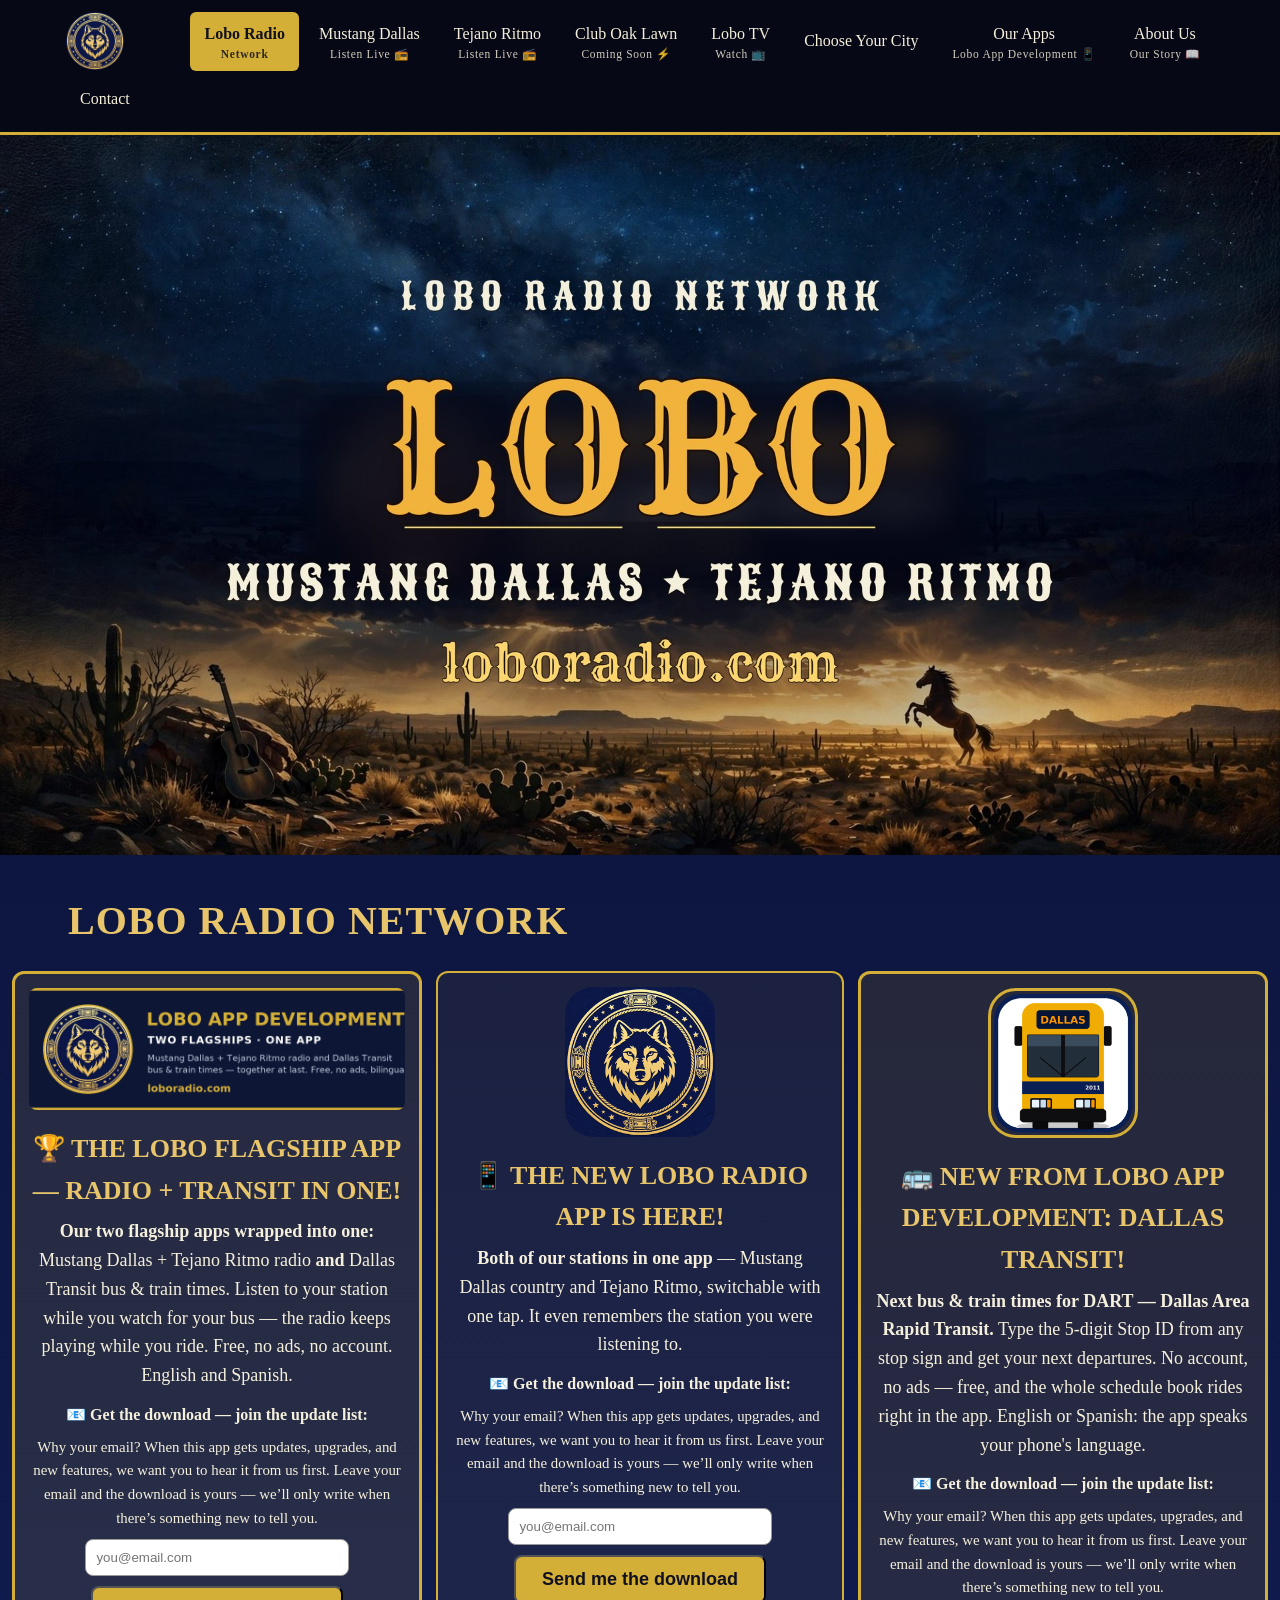
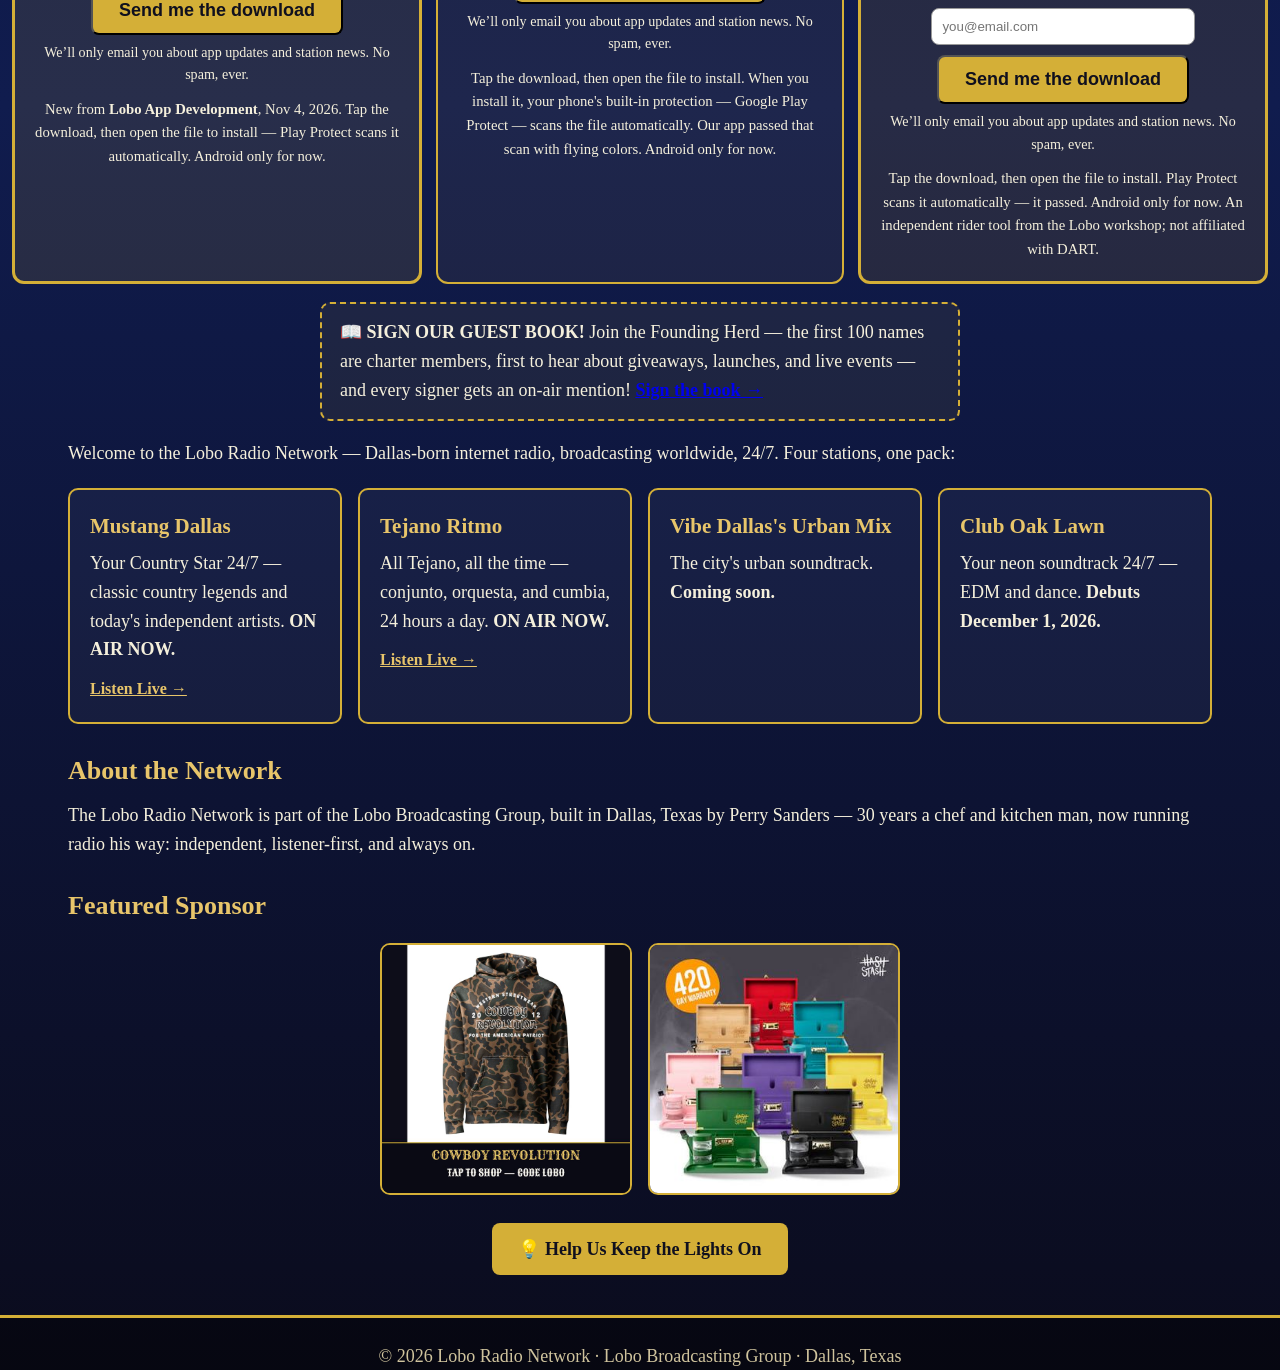
<file: index.html>
<!DOCTYPE html><html lang="en"><head><meta charset="utf-8"><meta name="viewport" content="width=device-width, initial-scale=1"><title>Lobo Radio Network — loboradio.com</title><meta name="description" content="Lobo Radio Network — Dallas-born internet radio, live 24/7: Mustang Dallas country, Tejano Ritmo, Vibe Dallas’s Urban Mix and Club Oak Lawn. Listen free, play the Lobo Arcade, watch Lobo Television."><meta property="og:type" content="website"><meta property="og:site_name" content="Lobo Radio Network"><meta property="og:title" content="Lobo Radio Network — Dallas Internet Radio, Live 24/7"><meta property="og:description" content="Lobo Radio Network — Dallas-born internet radio, live 24/7: Mustang Dallas country, Tejano Ritmo, Vibe Dallas’s Urban Mix and Club Oak Lawn. Listen free, play the Lobo Arcade, watch Lobo Television."><meta property="og:url" content="https://loboradio.com/"><meta property="og:image" content="https://loboradio.com/assets/og-card.jpg"><meta property="og:image:width" content="1200"><meta property="og:image:height" content="630"><meta name="twitter:card" content="summary_large_image"><meta name="twitter:title" content="Lobo Radio Network — Dallas Internet Radio, Live 24/7"><meta name="twitter:description" content="Lobo Radio Network — Dallas-born internet radio, live 24/7: Mustang Dallas country, Tejano Ritmo, Vibe Dallas’s Urban Mix and Club Oak Lawn. Listen free, play the Lobo Arcade, watch Lobo Television."><meta name="twitter:image" content="https://loboradio.com/assets/og-card.jpg"><link rel="stylesheet" href="style.css"><link rel="manifest" href="./manifest.json"><meta name="theme-color" content="#10101e"><link rel="apple-touch-icon" href="./icon-192.png"></head>
<body class="lobo"><header><nav><a class="brand" href="index.html"><img class="brandlogo" src="assets/lobo-app-icon.jpg" alt="Lobo Radio Network"></a><a class="tab active" href="index.html"><span class="stname">Lobo Radio</span><span class="stlive">Network</span></a><a class="tab" href="mustang.html"><span class="stname">Mustang Dallas</span><span class="stlive">Listen Live 📻</span></a><a class="tab" href="tejano.html"><span class="stname">Tejano Ritmo</span><span class="stlive">Listen Live 📻</span></a><a class="tab" href="club.html"><span class="stname">Club Oak Lawn</span><span class="stlive">Coming Soon ⚡</span></a><a class="tab" href="tv.html"><span class="stname">Lobo TV</span><span class="stlive">Watch 📺</span></a><a class="tab" href="choose-your-city.html">Choose Your City</a><a class="tab" href="apps.html"><span class="stname">Our Apps</span><span class="stlive">Lobo App Development 📱</span></a><a class="tab" href="about.html"><span class="stname">About Us</span><span class="stlive">Our Story 📖</span></a><a class="tab" href="index.html#contact">Contact</a></nav>
</header>
<div class="hero"><picture><source media="(max-width:640px)" srcset="assets/lobo-hero.jpg"><img src="assets/lobo-hero-trim.jpg" alt="Lobo Radio Network"></picture></div>
<div class="wrap">
<h1>LOBO RADIO NETWORK</h1>
<div class="approw">
<div class="appblock" style="border:3px solid #d4af37;border-radius:12px;padding:14px;margin:0;flex:1 1 0;max-width:none;min-width:0;text-align:center;background:rgba(212,175,55,.12)">
<img src="lobo-app-development-banner.png" alt="Lobo App Development — two flagships, one app" style="width:100%;border-radius:8px">
<h2 style="margin:10px 0 6px">🏆 THE LOBO FLAGSHIP APP — RADIO + TRANSIT IN ONE!</h2>
<p style="margin:6px 0"><strong>Our two flagship apps wrapped into one:</strong> Mustang Dallas + Tejano Ritmo radio <strong>and</strong> Dallas Transit bus &amp; train times. Listen to your station while you watch for your bus — the radio keeps playing while you ride. Free, no ads, no account. English and Spanish.</p>
<form class="dlgate" data-app="Lobo Flagship App" data-apk="lobo-flagship.apk" data-thanks="thanks-flagship" style="margin:12px 0">
<label style="display:block;margin-bottom:8px"><strong>📧 Get the download — join the update list:</strong></label>
<p style="margin:4px 0 8px;font-size:.93em">Why your email? When this app gets updates, upgrades, and new features, we want you to hear it from us first. Leave your email and the download is yours — we’ll only write when there’s something new to tell you.</p>
<input type="email" name="email" required placeholder="you@email.com" style="padding:10px;border-radius:8px;border:1px solid #999;width:70%;max-width:280px">
<button class="btn" type="submit">Send me the download</button>
<p style="margin:6px 0;font-size:.88em">We’ll only email you about app updates and station news. No spam, ever.</p>
</form>
<p id="thanks-flagship" style="display:none;margin:12px 0">✅ <strong>You’re on the list!</strong> Your download should start — if not: <a class="btn" href="lobo-flagship.apk" download>⬇️ Download the Flagship — Free for Android</a></p>
<p style="margin:6px 0;font-size:.92em">New from <strong>Lobo App Development</strong>, Nov 4, 2026. Tap the download, then open the file to install — Play Protect scans it automatically. Android only for now.</p>
</div>
<div class="appblock" style="border:2px solid #d4af37;border-radius:12px;padding:14px;margin:0;flex:1 1 0;max-width:none;min-width:0;text-align:center;background:rgba(212,175,55,.07)">
<img src="assets/lobo-app-icon.jpg" alt="Lobo Radio app — medallion wolf logo" style="width:150px;height:150px;border-radius:28px">
<h2 style="margin:10px 0 6px">📱 THE NEW LOBO RADIO APP IS HERE!</h2>
<p style="margin:6px 0"><strong>Both of our stations in one app</strong> — Mustang Dallas country and Tejano Ritmo, switchable with one tap. It even remembers the station you were listening to.</p>
<form class="dlgate" data-app="Lobo Radio App" data-apk="loboradio.apk" data-thanks="thanks-radio" style="margin:12px 0">
<label style="display:block;margin-bottom:8px"><strong>📧 Get the download — join the update list:</strong></label>
<p style="margin:4px 0 8px;font-size:.93em">Why your email? When this app gets updates, upgrades, and new features, we want you to hear it from us first. Leave your email and the download is yours — we’ll only write when there’s something new to tell you.</p>
<input type="email" name="email" required placeholder="you@email.com" style="padding:10px;border-radius:8px;border:1px solid #999;width:70%;max-width:280px">
<button class="btn" type="submit">Send me the download</button>
<p style="margin:6px 0;font-size:.88em">We’ll only email you about app updates and station news. No spam, ever.</p>
</form>
<p id="thanks-radio" style="display:none;margin:12px 0">✅ <strong>You’re on the list!</strong> Your download should start — if not: <a class="btn" href="loboradio.apk" download>⬇️ Download the App — Free for Android</a></p>
<p style="margin:6px 0;font-size:.92em">Tap the download, then open the file to install. When you install it, your phone's built-in protection — Google Play Protect — scans the file automatically. Our app passed that scan with flying colors. Android only for now.</p>
</div>
<div class="appblock" style="border:3px solid #d4af37;border-radius:12px;padding:14px;margin:0;flex:1 1 0;max-width:none;min-width:0;text-align:center;background:rgba(245,178,0,.10)">
<img src="assets/dallas-transit-icon.png" alt="Dallas Transit app — yellow and navy DART-style bus" style="width:150px;height:150px;border-radius:28px;border:3px solid #d4af37">
<h2 style="margin:10px 0 6px">🚌 NEW FROM LOBO APP DEVELOPMENT: DALLAS TRANSIT!</h2>
<p style="margin:6px 0"><strong>Next bus &amp; train times for DART — Dallas Area Rapid Transit.</strong> Type the 5-digit Stop ID from any stop sign and get your next departures. No account, no ads — free, and the whole schedule book rides right in the app. English or Spanish: the app speaks your phone's language.</p>
<form class="dlgate" data-app="Dallas Transit" data-apk="dallas-transit.apk" data-thanks="thanks-transit" style="margin:12px 0">
<label style="display:block;margin-bottom:8px"><strong>📧 Get the download — join the update list:</strong></label>
<p style="margin:4px 0 8px;font-size:.93em">Why your email? When this app gets updates, upgrades, and new features, we want you to hear it from us first. Leave your email and the download is yours — we’ll only write when there’s something new to tell you.</p>
<input type="email" name="email" required placeholder="you@email.com" style="padding:10px;border-radius:8px;border:1px solid #999;width:70%;max-width:280px">
<button class="btn" type="submit">Send me the download</button>
<p style="margin:6px 0;font-size:.88em">We’ll only email you about app updates and station news. No spam, ever.</p>
</form>
<p id="thanks-transit" style="display:none;margin:12px 0">✅ <strong>You’re on the list!</strong> Your download should start — if not: <a class="btn" href="dallas-transit.apk" download>⬇️ Download Dallas Transit — Free for Android</a></p>
<p style="margin:6px 0;font-size:.92em">Tap the download, then open the file to install. Play Protect scans it automatically — it passed. Android only for now. An independent rider tool from the Lobo workshop; not affiliated with DART.</p>
</div>
</div>
<div class="gb-herd" style="border:2px dashed #d4af37;border-radius:10px;padding:14px 18px;margin:18px auto;max-width:640px;background:rgba(212,175,55,.08)"><p style="margin:0">📖 <strong>SIGN OUR GUEST BOOK!</strong> Join the Founding Herd — the first 100 names are charter members, first to hear about giveaways, launches, and live events — and every signer gets an on-air mention! <a href="guestbook.html"><strong>Sign the book →</strong></a></p></div>
<p>Welcome to the Lobo Radio Network — Dallas-born internet radio, broadcasting worldwide, 24/7. Four stations, one pack:</p>
<div class="cards">
<div class="card"><h3>Mustang Dallas</h3><p>Your Country Star 24/7 — classic country legends and today's independent artists. <strong>ON AIR NOW.</strong></p><a href="mustang.html">Listen Live →</a></div>
<div class="card"><h3>Tejano Ritmo</h3><p>All Tejano, all the time — conjunto, orquesta, and cumbia, 24 hours a day. <strong>ON AIR NOW.</strong></p><a href="tejano.html">Listen Live →</a></div>
<div class="card"><h3>Vibe Dallas's Urban Mix</h3><p>The city's urban soundtrack. <strong>Coming soon.</strong></p></div>
<div class="card"><h3>Club Oak Lawn</h3><p>Your neon soundtrack 24/7 — EDM and dance. <strong>Debuts December 1, 2026.</strong></p></div>
</div>
<h2>About the Network</h2>
<p>The Lobo Radio Network is part of the Lobo Broadcasting Group, built in Dallas, Texas by Perry Sanders — 30 years a chef and kitchen man, now running radio his way: independent, listener-first, and always on.</p>
<h2>Featured Sponsor</h2>
<div class="sponsors"><a href="https://cowboyrevolution.com/?ref=mustang"><img src="assets/tile-cowboy.jpg" alt="Cowboy Revolution"></a><a href="https://hashstash.co/PERRY28877"><img src="[data-uri]" alt="HashStash — smell-proof stash boxes and grinders"></a></div>
</div><p style="text-align:center"><a class="btn" href="https://www.patreon.com/cw/MustangDallas" target="_blank" rel="noopener">💡 Help Us Keep the Lights On</a></p>
<footer><p>© 2026 Lobo Radio Network · Lobo Broadcasting Group · Dallas, Texas</p><p id="contact">Questions &amp; requests: <a href="mailto:info@loboradio.com">info@loboradio.com</a> · Sponsors: <a href="mailto:sponsors@loboradio.com">sponsors@loboradio.com</a> · Affiliates: <a href="mailto:affiliates@loboradio.com">affiliates@loboradio.com</a></p><p><a href="guestbook.html">✍️ Sign the Guest Book</a> — join the Founding Herd, first to hear about giveaways and launches.</p></footer><script>
if ('serviceWorker' in navigator && (location.protocol === 'https:' || location.hostname === 'localhost')) {
  navigator.serviceWorker.register('./sw.js').catch(function(){});
}
</script>
<script data-goatcounter="https://loboradio.goatcounter.com/count" async src="//gc.zgo.at/count.js"></script>

<script>
document.querySelectorAll('form.dlgate').forEach(function(f){
  f.addEventListener('submit', function(e){
    e.preventDefault();
    var email = f.querySelector('input[type=email]').value;
    var apk = f.getAttribute('data-apk');
    var thanks = document.getElementById(f.getAttribute('data-thanks'));
    function show(){
      f.style.display = 'none';
      if (thanks) {
        thanks.style.display = 'block';
        var a = thanks.querySelector('a');
        if (a) { a.setAttribute('href', apk); a.click(); }
      }
    }
    fetch('https://formspree.io/f/mqppnlyv', {method:'POST', headers:{'Accept':'application/json','Content-Type':'application/json'},
      body: JSON.stringify({email: email, app: f.getAttribute('data-app')})})
      .then(function(){ show(); }).catch(function(){ show(); });
  });
});
</script>
</body></html>
</file>
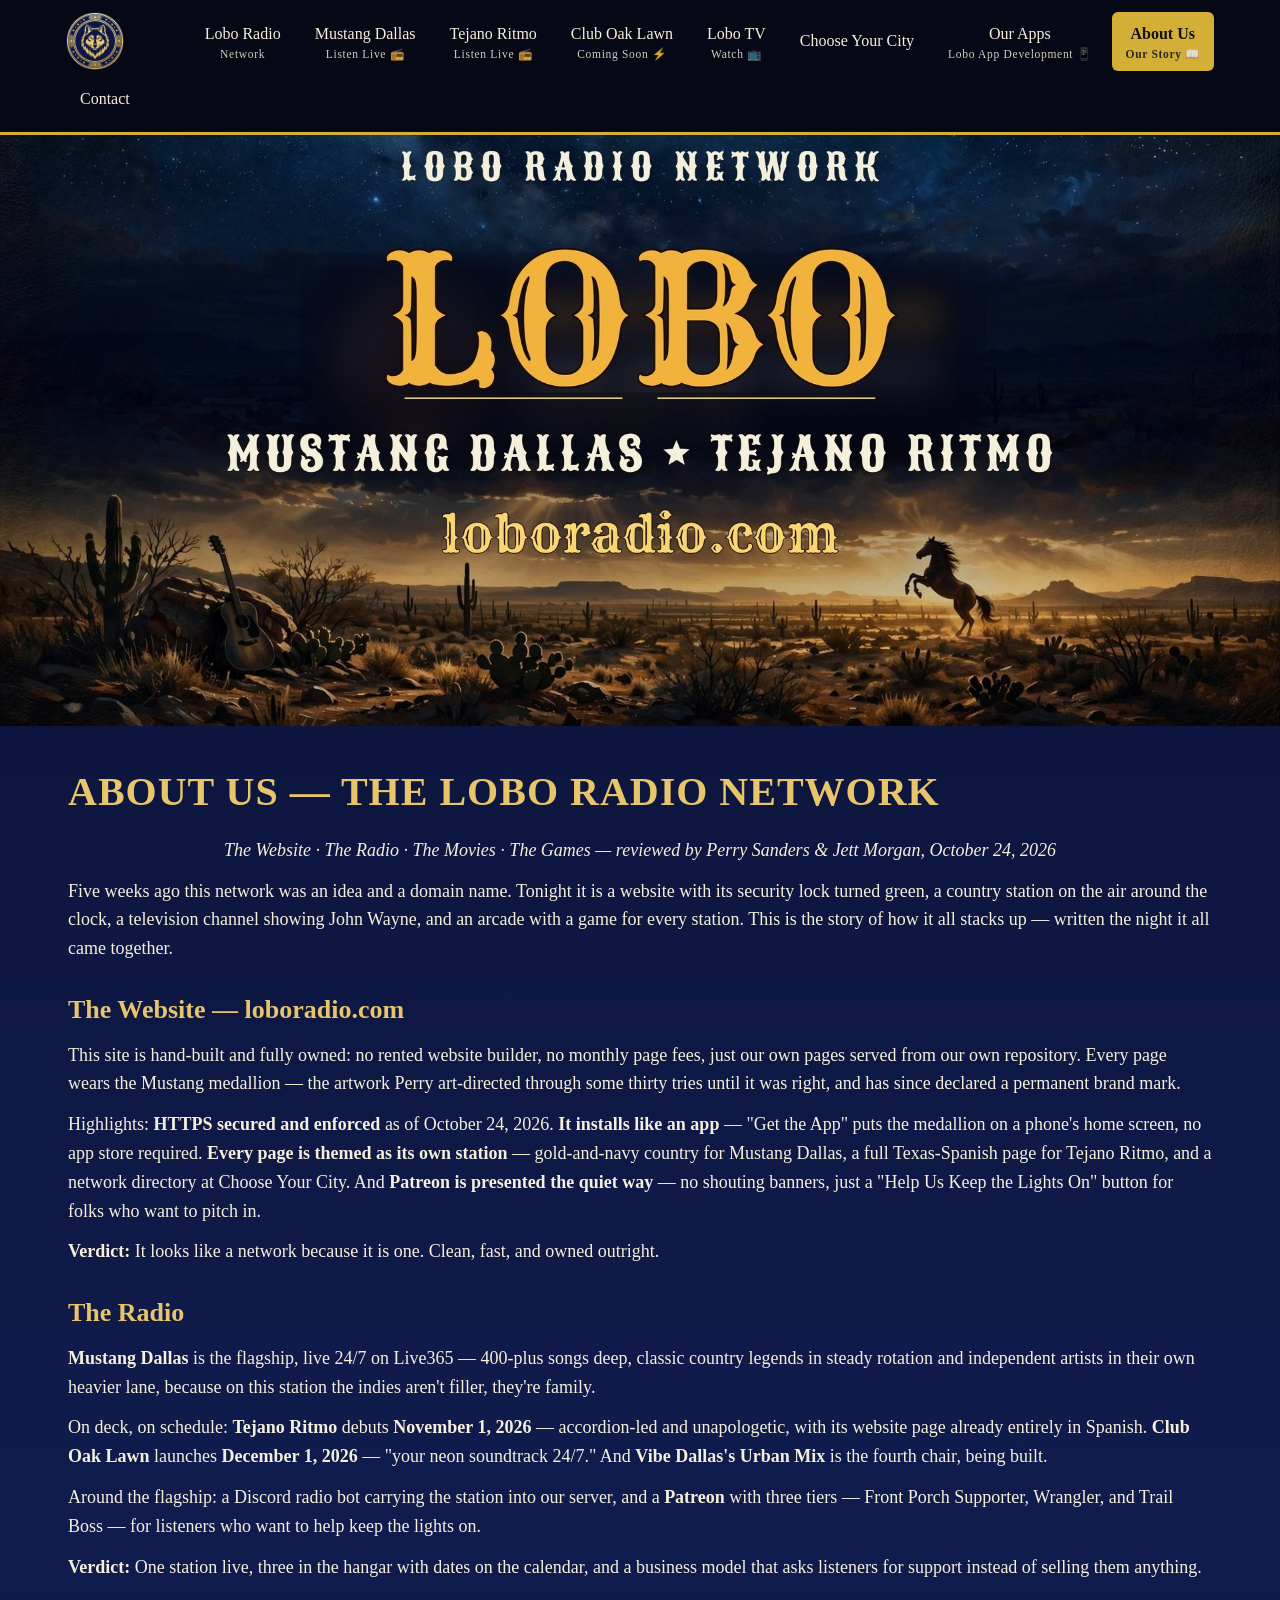
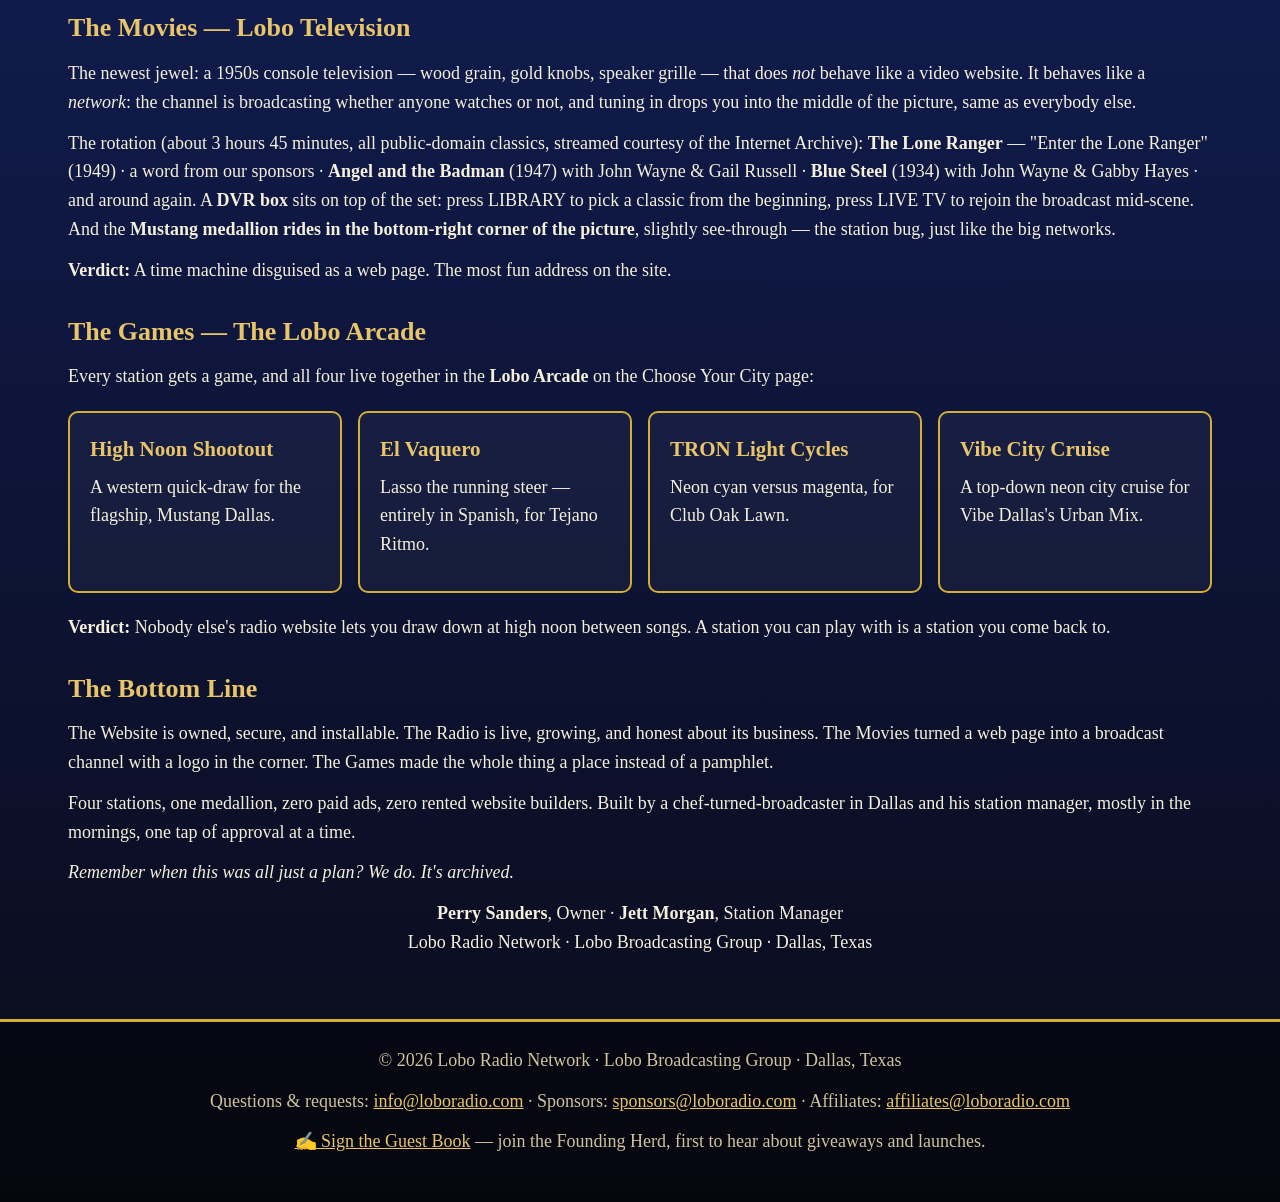
<file: about.html>
<!DOCTYPE html><html lang="en"><head><meta charset="utf-8"><meta name="viewport" content="width=device-width, initial-scale=1"><title>About Us — Lobo Radio Network</title><meta name="description" content="The story of the Lobo Radio Network and its four Dallas stations — built in Dallas, Texas by Perry Sanders & Jett Morgan."><meta property="og:type" content="website"><meta property="og:site_name" content="Lobo Radio Network"><meta property="og:title" content="About Us — Lobo Radio Network"><meta property="og:description" content="The story of the Lobo Radio Network and its four Dallas stations — built in Dallas, Texas by Perry Sanders & Jett Morgan."><meta property="og:url" content="https://loboradio.com/about.html"><meta property="og:image" content="https://loboradio.com/assets/og-card.jpg"><meta property="og:image:width" content="1200"><meta property="og:image:height" content="630"><meta name="twitter:card" content="summary_large_image"><meta name="twitter:title" content="About Us — Lobo Radio Network"><meta name="twitter:description" content="The story of the Lobo Radio Network and its four Dallas stations — built in Dallas, Texas by Perry Sanders & Jett Morgan."><meta name="twitter:image" content="https://loboradio.com/assets/og-card.jpg"><link rel="stylesheet" href="style.css"><link rel="manifest" href="./manifest.json"><meta name="theme-color" content="#10101e"><link rel="apple-touch-icon" href="./icon-192.png"></head>
<body class="lobo"><header><nav><a class="brand" href="index.html"><img class="brandlogo" src="assets/lobo-app-icon.jpg" alt="Lobo Radio Network"></a><a class="tab" href="index.html"><span class="stname">Lobo Radio</span><span class="stlive">Network</span></a><a class="tab" href="mustang.html"><span class="stname">Mustang Dallas</span><span class="stlive">Listen Live 📻</span></a><a class="tab" href="tejano.html"><span class="stname">Tejano Ritmo</span><span class="stlive">Listen Live 📻</span></a><a class="tab" href="club.html"><span class="stname">Club Oak Lawn</span><span class="stlive">Coming Soon ⚡</span></a><a class="tab" href="tv.html"><span class="stname">Lobo TV</span><span class="stlive">Watch 📺</span></a><a class="tab" href="choose-your-city.html">Choose Your City</a><a class="tab" href="apps.html"><span class="stname">Our Apps</span><span class="stlive">Lobo App Development 📱</span></a><a class="tab active" href="about.html"><span class="stname">About Us</span><span class="stlive">Our Story 📖</span></a><a class="tab" href="index.html#contact">Contact</a></nav>
</header>
<div class="hero"><picture><source media="(max-width:640px)" srcset="assets/lobo-hero.jpg"><img src="assets/lobo-hero-trim.jpg" alt="Lobo Radio Network"></picture></div>
<div class="wrap">
<h1>ABOUT US — THE LOBO RADIO NETWORK</h1>
<p style="text-align:center"><em>The Website · The Radio · The Movies · The Games — reviewed by Perry Sanders &amp; Jett Morgan, October 24, 2026</em></p>
<p>Five weeks ago this network was an idea and a domain name. Tonight it is a website with its security lock turned green, a country station on the air around the clock, a television channel showing John Wayne, and an arcade with a game for every station. This is the story of how it all stacks up — written the night it all came together.</p>

<h2>The Website — loboradio.com</h2>
<p>This site is hand-built and fully owned: no rented website builder, no monthly page fees, just our own pages served from our own repository. Every page wears the Mustang medallion — the artwork Perry art-directed through some thirty tries until it was right, and has since declared a permanent brand mark.</p>
<p>Highlights: <strong>HTTPS secured and enforced</strong> as of October 24, 2026. <strong>It installs like an app</strong> — "Get the App" puts the medallion on a phone's home screen, no app store required. <strong>Every page is themed as its own station</strong> — gold-and-navy country for Mustang Dallas, a full Texas-Spanish page for Tejano Ritmo, and a network directory at Choose Your City. And <strong>Patreon is presented the quiet way</strong> — no shouting banners, just a "Help Us Keep the Lights On" button for folks who want to pitch in.</p>
<p><strong>Verdict:</strong> It looks like a network because it is one. Clean, fast, and owned outright.</p>

<h2>The Radio</h2>
<p><strong>Mustang Dallas</strong> is the flagship, live 24/7 on Live365 — 400-plus songs deep, classic country legends in steady rotation and independent artists in their own heavier lane, because on this station the indies aren't filler, they're family.</p>
<p>On deck, on schedule: <strong>Tejano Ritmo</strong> debuts <strong>November 1, 2026</strong> — accordion-led and unapologetic, with its website page already entirely in Spanish. <strong>Club Oak Lawn</strong> launches <strong>December 1, 2026</strong> — "your neon soundtrack 24/7." And <strong>Vibe Dallas's Urban Mix</strong> is the fourth chair, being built.</p>
<p>Around the flagship: a Discord radio bot carrying the station into our server, and a <strong>Patreon</strong> with three tiers — Front Porch Supporter, Wrangler, and Trail Boss — for listeners who want to help keep the lights on.</p>
<p><strong>Verdict:</strong> One station live, three in the hangar with dates on the calendar, and a business model that asks listeners for support instead of selling them anything.</p>

<h2>The Movies — Lobo Television</h2>
<p>The newest jewel: a 1950s console television — wood grain, gold knobs, speaker grille — that does <em>not</em> behave like a video website. It behaves like a <em>network</em>: the channel is broadcasting whether anyone watches or not, and tuning in drops you into the middle of the picture, same as everybody else.</p>
<p>The rotation (about 3 hours 45 minutes, all public-domain classics, streamed courtesy of the Internet Archive): <strong>The Lone Ranger</strong> — "Enter the Lone Ranger" (1949) · a word from our sponsors · <strong>Angel and the Badman</strong> (1947) with John Wayne &amp; Gail Russell · <strong>Blue Steel</strong> (1934) with John Wayne &amp; Gabby Hayes · and around again. A <strong>DVR box</strong> sits on top of the set: press LIBRARY to pick a classic from the beginning, press LIVE TV to rejoin the broadcast mid-scene. And the <strong>Mustang medallion rides in the bottom-right corner of the picture</strong>, slightly see-through — the station bug, just like the big networks.</p>
<p><strong>Verdict:</strong> A time machine disguised as a web page. The most fun address on the site.</p>

<h2>The Games — The Lobo Arcade</h2>
<p>Every station gets a game, and all four live together in the <strong>Lobo Arcade</strong> on the Choose Your City page:</p>
<div class="cards">
<div class="card"><h3>High Noon Shootout</h3><p>A western quick-draw for the flagship, Mustang Dallas.</p></div>
<div class="card"><h3>El Vaquero</h3><p>Lasso the running steer — entirely in Spanish, for Tejano Ritmo.</p></div>
<div class="card"><h3>TRON Light Cycles</h3><p>Neon cyan versus magenta, for Club Oak Lawn.</p></div>
<div class="card"><h3>Vibe City Cruise</h3><p>A top-down neon city cruise for Vibe Dallas's Urban Mix.</p></div>
</div>
<p><strong>Verdict:</strong> Nobody else's radio website lets you draw down at high noon between songs. A station you can play with is a station you come back to.</p>

<h2>The Bottom Line</h2>
<p>The Website is owned, secure, and installable. The Radio is live, growing, and honest about its business. The Movies turned a web page into a broadcast channel with a logo in the corner. The Games made the whole thing a place instead of a pamphlet.</p>
<p>Four stations, one medallion, zero paid ads, zero rented website builders. Built by a chef-turned-broadcaster in Dallas and his station manager, mostly in the mornings, one tap of approval at a time.</p>
<p><em>Remember when this was all just a plan? We do. It's archived.</em></p>
<p style="text-align:center"><strong>Perry Sanders</strong>, Owner · <strong>Jett Morgan</strong>, Station Manager<br>Lobo Radio Network · Lobo Broadcasting Group · Dallas, Texas</p>
</div>
<footer><p>© 2026 Lobo Radio Network · Lobo Broadcasting Group · Dallas, Texas</p><p id="contact">Questions &amp; requests: <a href="mailto:info@loboradio.com">info@loboradio.com</a> · Sponsors: <a href="mailto:sponsors@loboradio.com">sponsors@loboradio.com</a> · Affiliates: <a href="mailto:affiliates@loboradio.com">affiliates@loboradio.com</a></p><p><a href="guestbook.html">✍️ Sign the Guest Book</a> — join the Founding Herd, first to hear about giveaways and launches.</p></footer><script>
if ('serviceWorker' in navigator && (location.protocol === 'https:' || location.hostname === 'localhost')) {
  navigator.serviceWorker.register('./sw.js').catch(function(){});
}
</script>
<script data-goatcounter="https://loboradio.goatcounter.com/count" async src="//gc.zgo.at/count.js"></script>
</body></html>
</file>
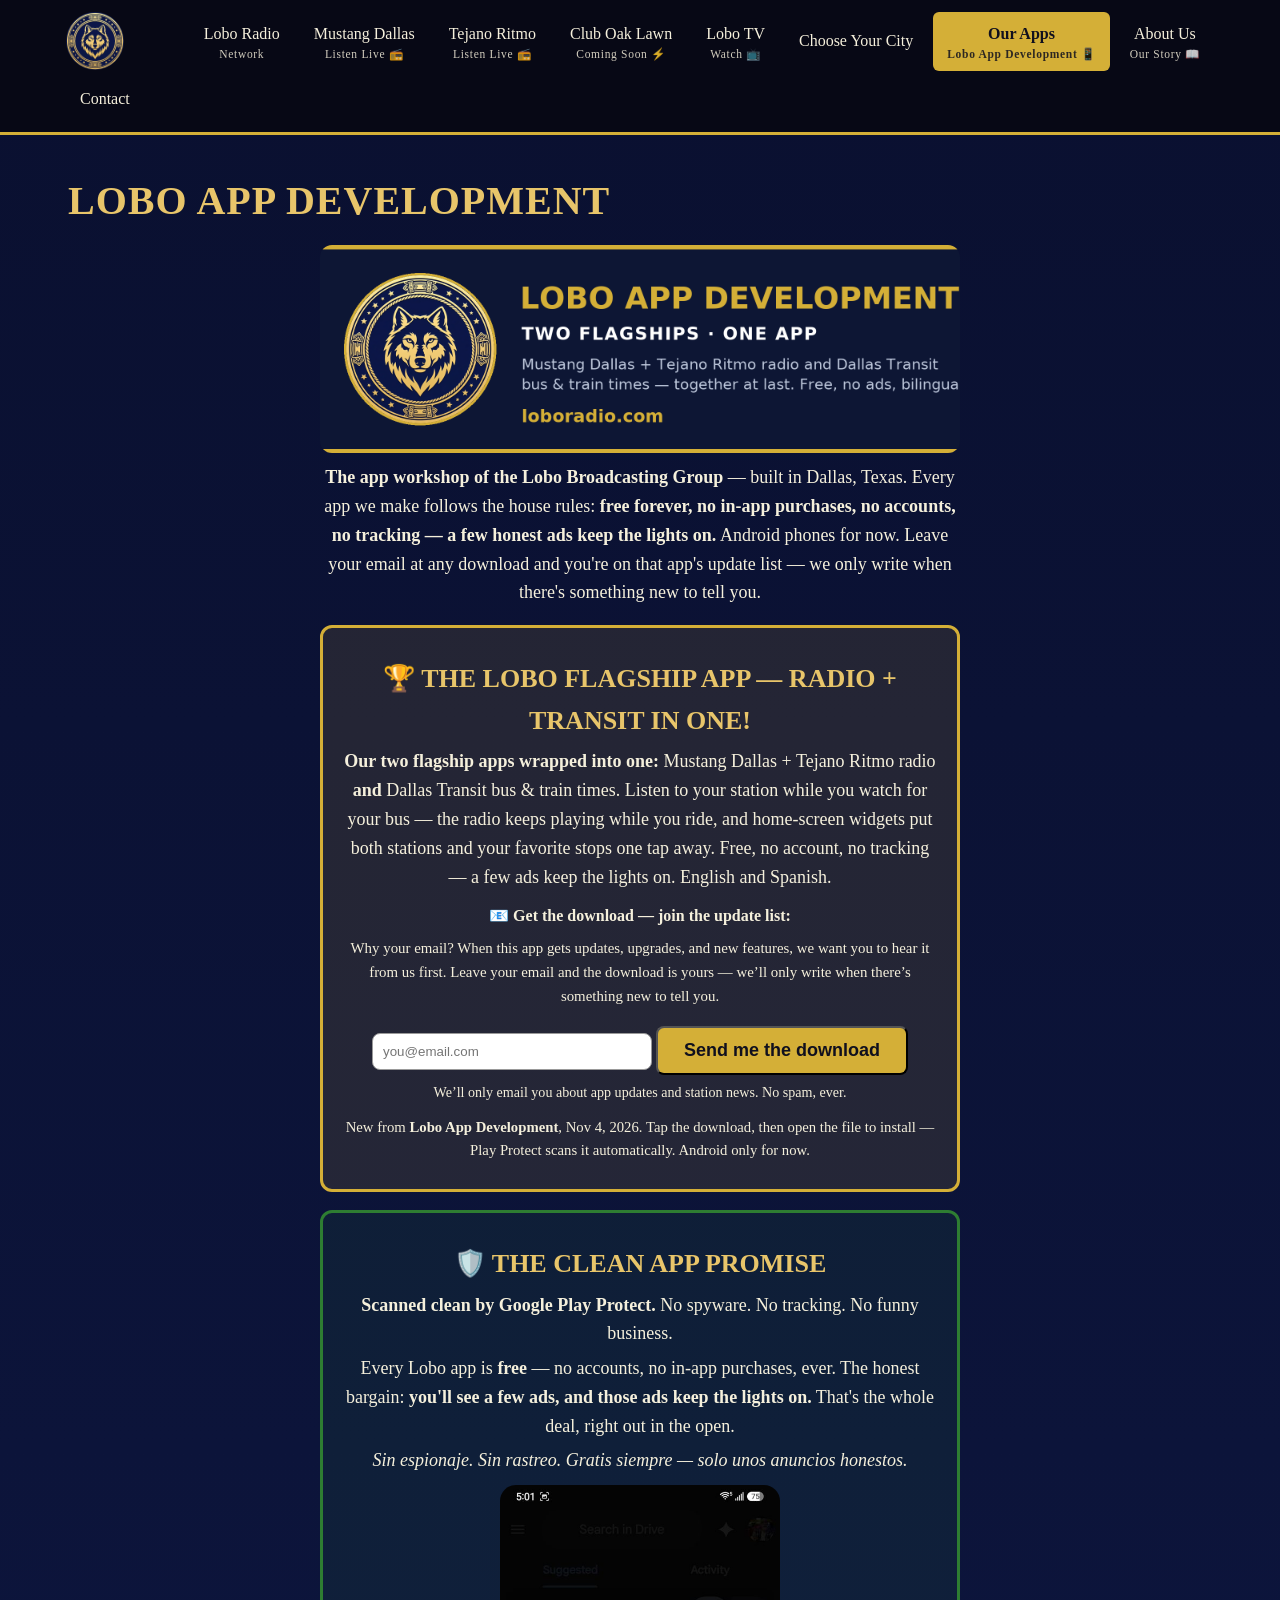
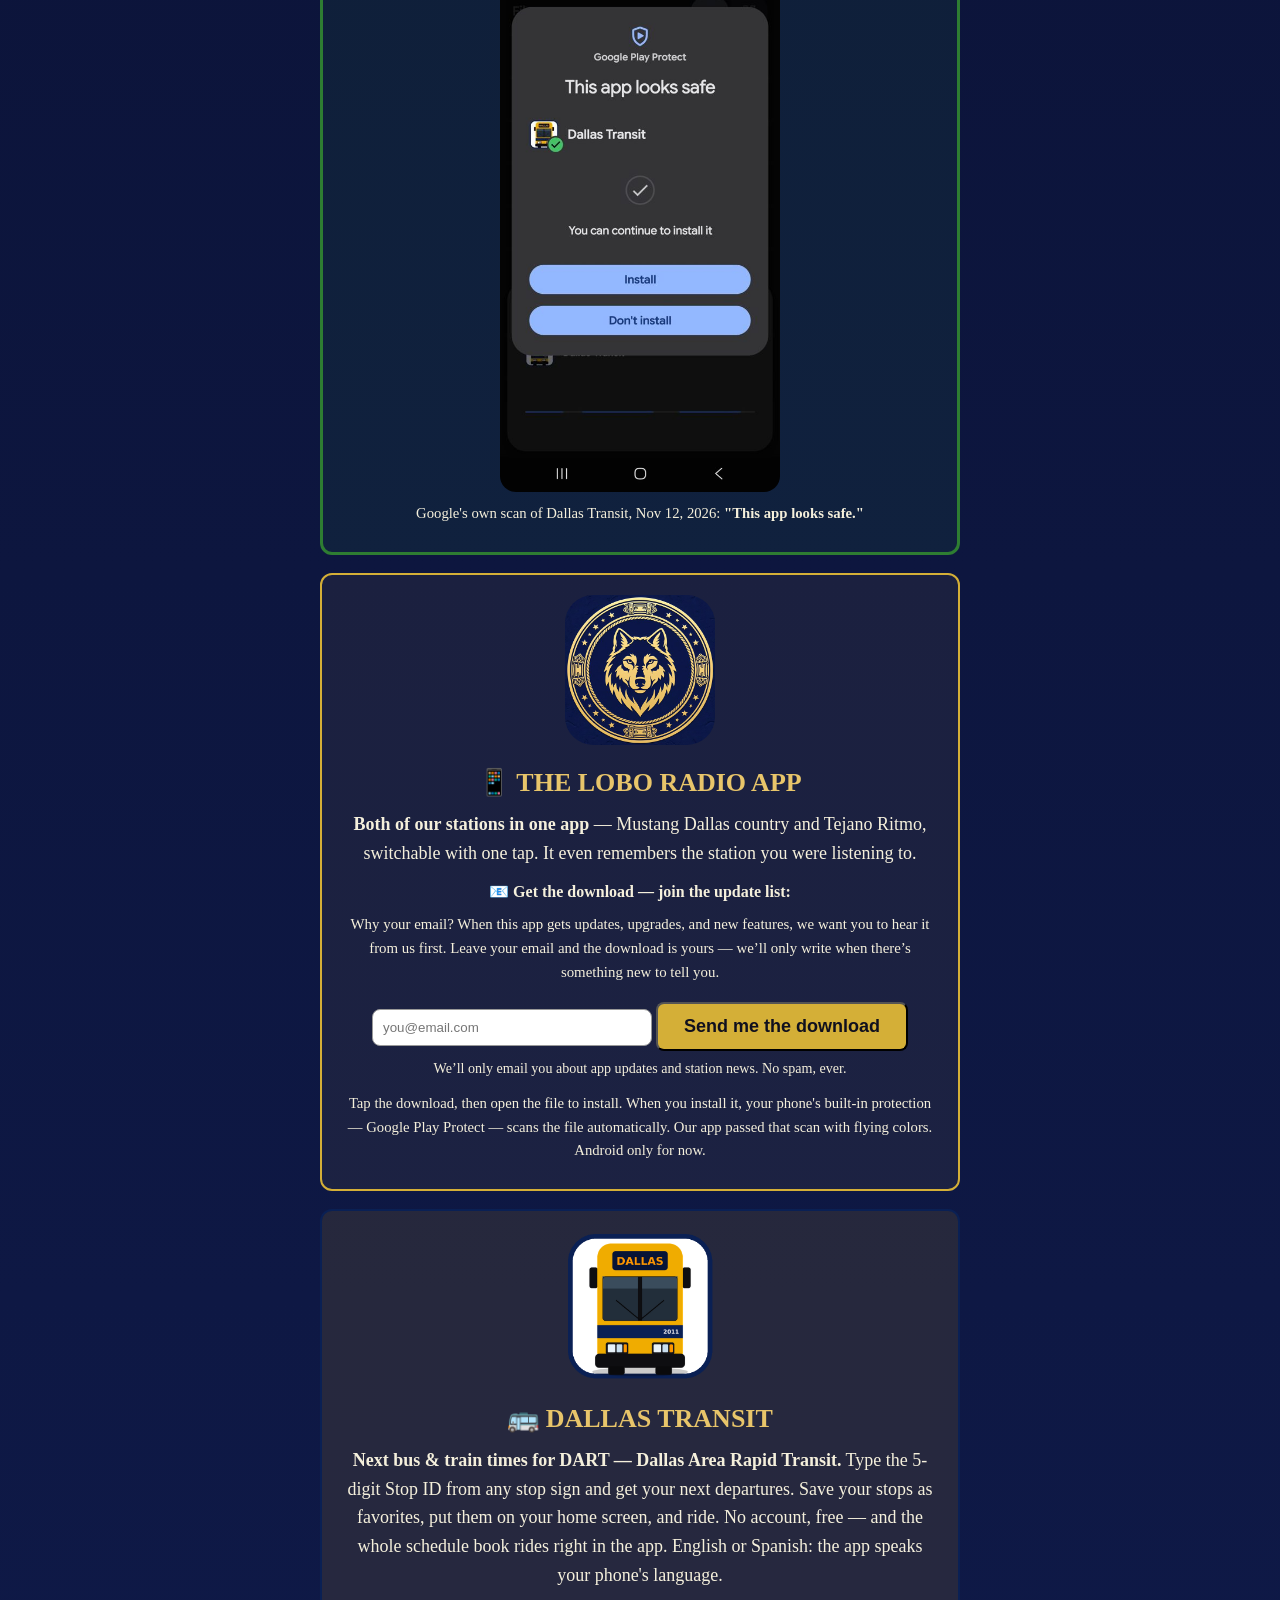
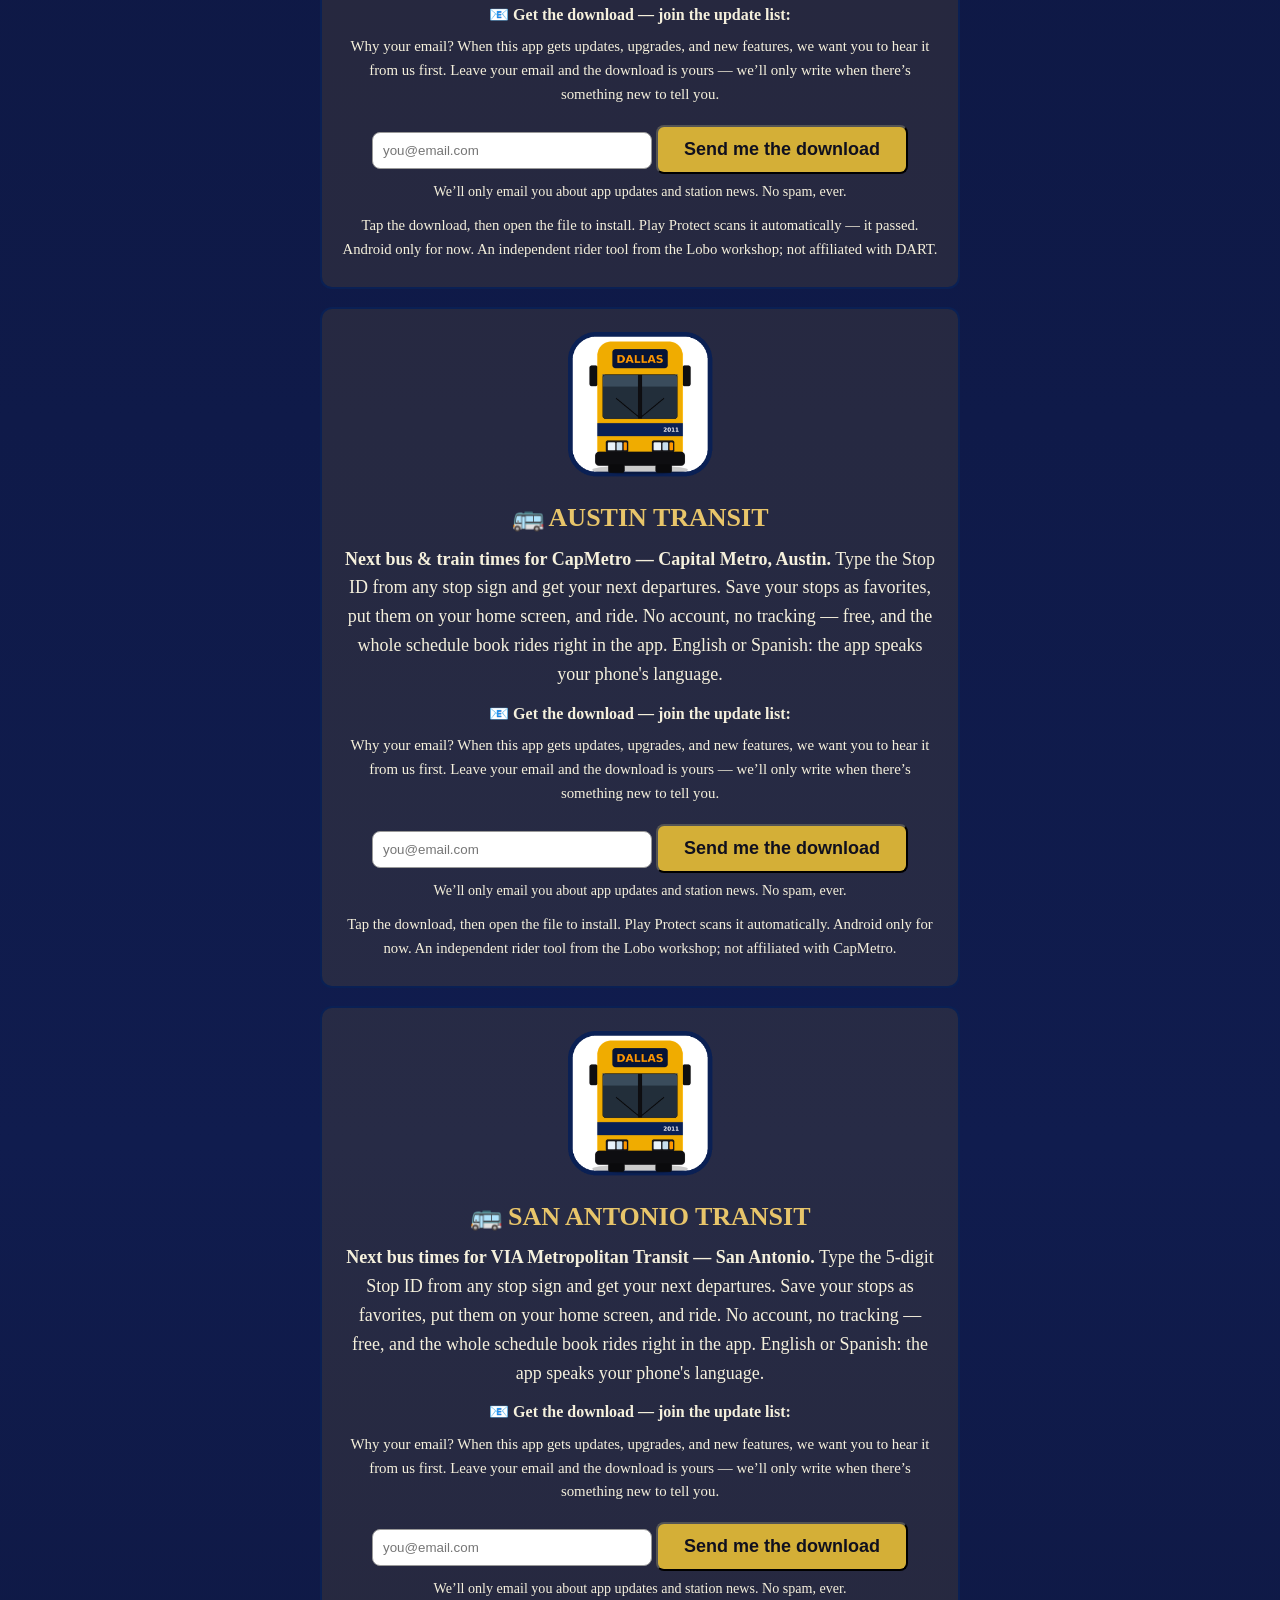
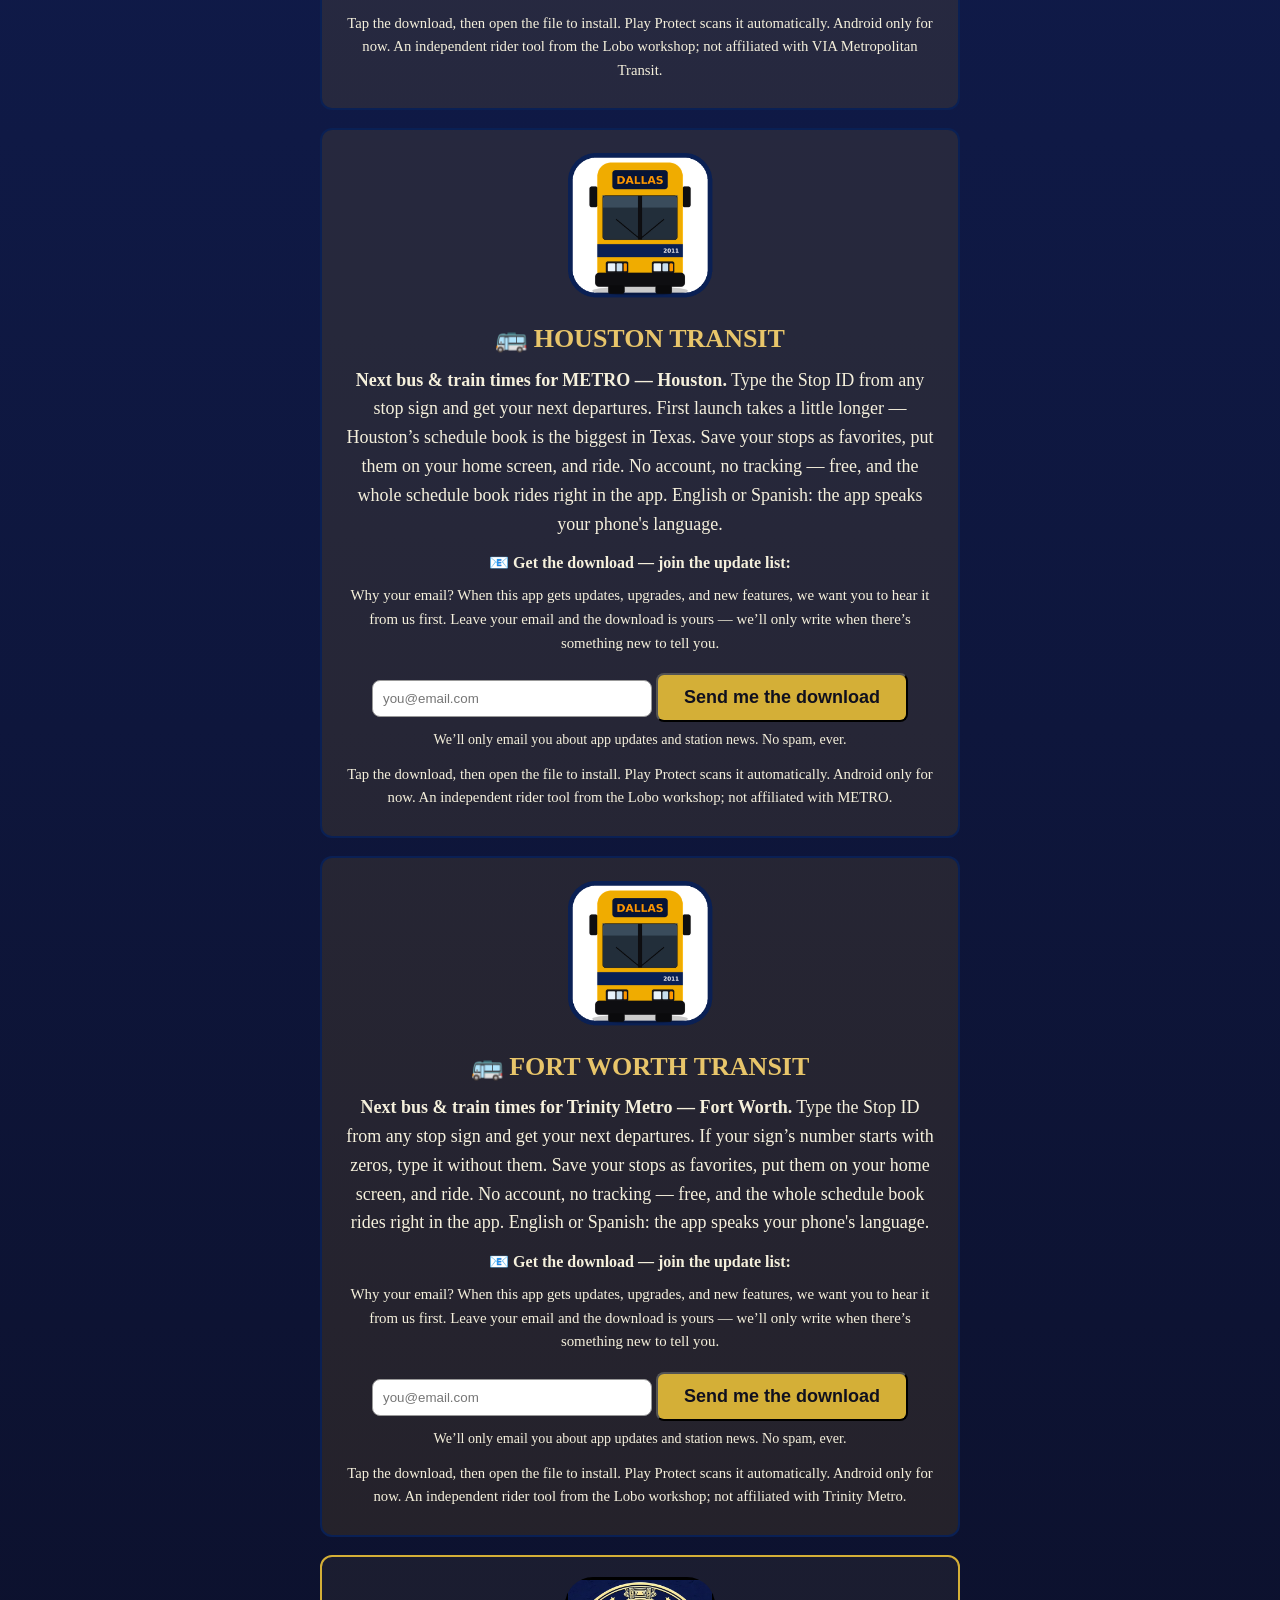
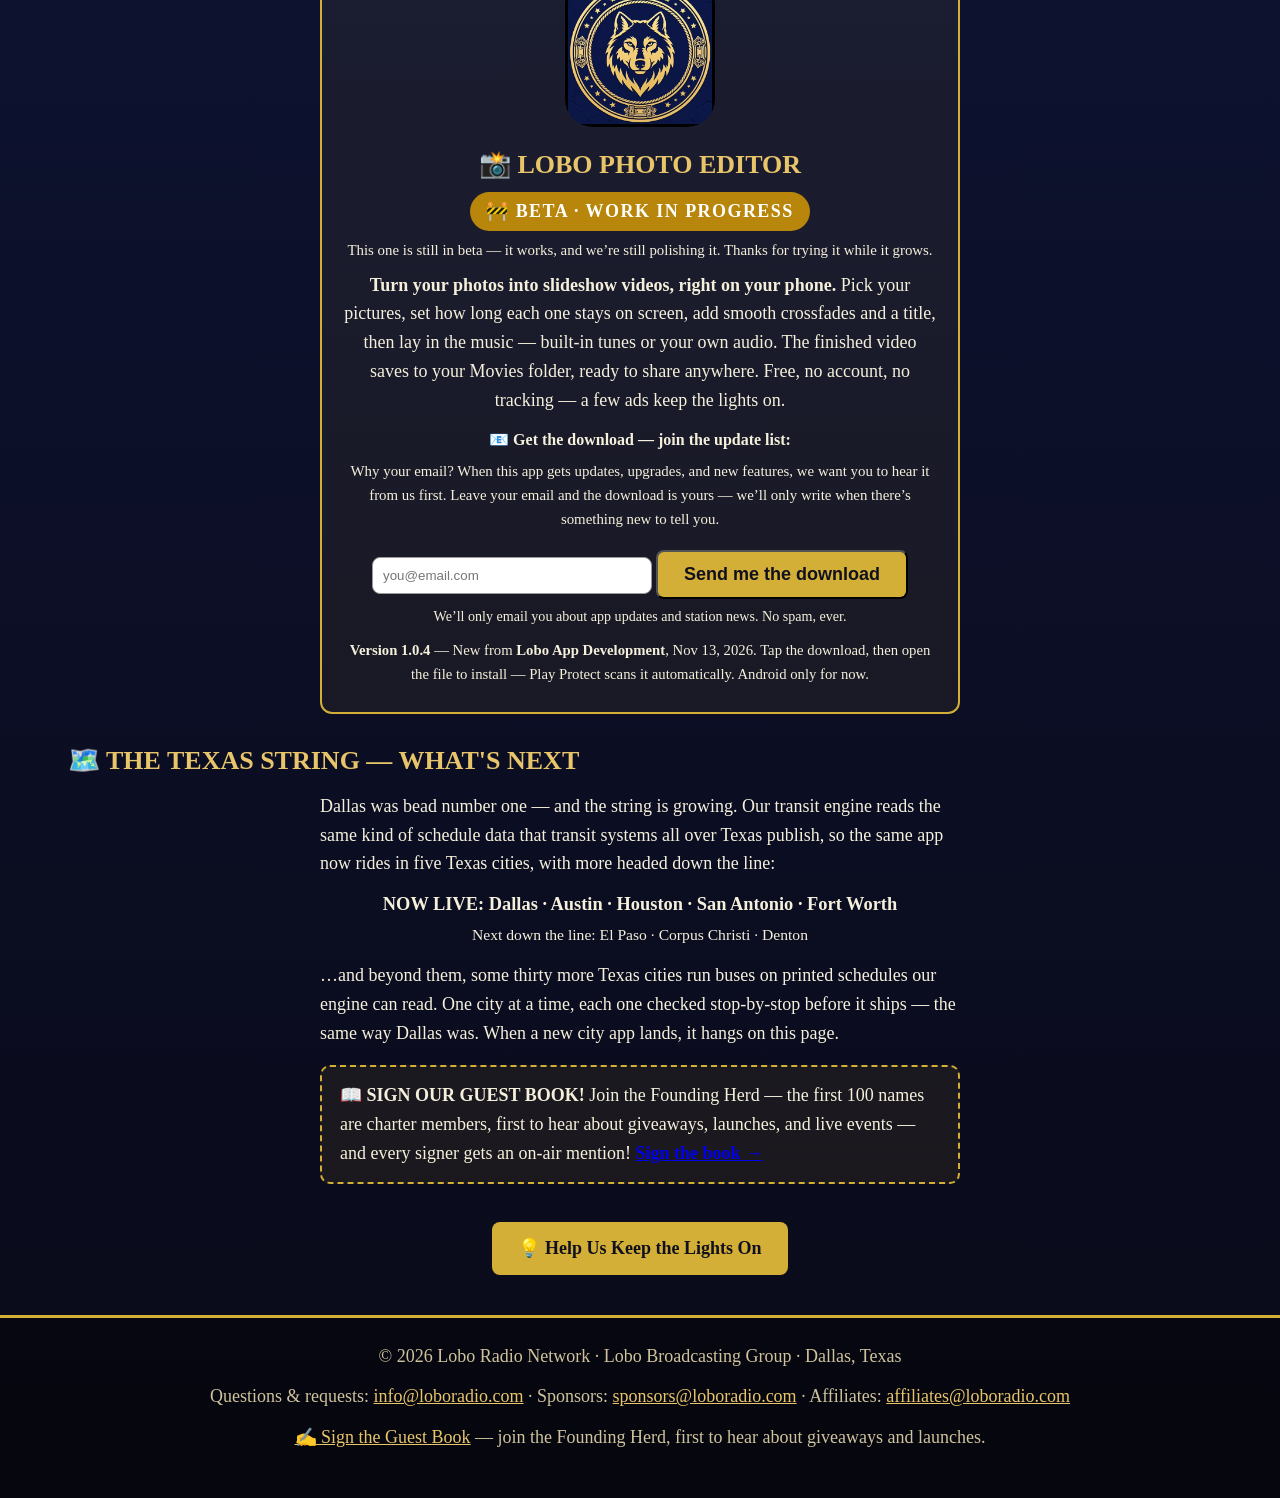
<file: apps.html>
<!DOCTYPE html><html lang="en"><head><meta charset="utf-8"><meta name="viewport" content="width=device-width, initial-scale=1"><title>Our Apps — Lobo App Development | loboradio.com</title><meta name="description" content="Apps from Lobo App Development, a division of the Lobo Broadcasting Group: the Lobo Flagship (radio + Dallas Transit in one), the Lobo Radio app, and Dallas Transit — free Android apps — no accounts, no in-app purchases, no tracking; a few honest ads keep the lights on."><meta property="og:type" content="website"><meta property="og:site_name" content="Lobo Radio Network"><meta property="og:title" content="Our Apps — Lobo App Development"><meta property="og:description" content="Free Android apps from the Lobo workshop in Dallas: radio + transit in one flagship, both stations in one radio app, and DART bus & train times."><meta property="og:url" content="https://loboradio.com/apps.html"><meta property="og:image" content="https://loboradio.com/assets/og-card.jpg"><meta property="og:image:width" content="1200"><meta property="og:image:height" content="630"><meta name="twitter:card" content="summary_large_image"><meta name="twitter:title" content="Our Apps — Lobo App Development"><meta name="twitter:description" content="Free Android apps from the Lobo workshop in Dallas: radio + transit in one flagship, both stations in one radio app, and DART bus & train times."><meta name="twitter:image" content="https://loboradio.com/assets/og-card.jpg"><link rel="stylesheet" href="style.css"><link rel="manifest" href="./manifest.json"><meta name="theme-color" content="#10101e"><link rel="apple-touch-icon" href="./icon-192.png"></head>
<body class="lobo"><header><nav><a class="brand" href="index.html"><img class="brandlogo" src="assets/lobo-app-icon.jpg" alt="Lobo Radio Network"></a><a class="tab" href="index.html"><span class="stname">Lobo Radio</span><span class="stlive">Network</span></a><a class="tab" href="mustang.html"><span class="stname">Mustang Dallas</span><span class="stlive">Listen Live 📻</span></a><a class="tab" href="tejano.html"><span class="stname">Tejano Ritmo</span><span class="stlive">Listen Live 📻</span></a><a class="tab" href="club.html"><span class="stname">Club Oak Lawn</span><span class="stlive">Coming Soon ⚡</span></a><a class="tab" href="tv.html"><span class="stname">Lobo TV</span><span class="stlive">Watch 📺</span></a><a class="tab" href="choose-your-city.html">Choose Your City</a><a class="tab active" href="apps.html"><span class="stname">Our Apps</span><span class="stlive">Lobo App Development 📱</span></a><a class="tab" href="about.html"><span class="stname">About Us</span><span class="stlive">Our Story 📖</span></a><a class="tab" href="index.html#contact">Contact</a></nav>
</header>
<div class="wrap">
<h1>LOBO APP DEVELOPMENT</h1>
<img src="lobo-app-development-banner.png" alt="Lobo App Development — two flagships, one app" style="width:100%;max-width:640px;border-radius:12px;display:block;margin:10px auto">
<p style="text-align:center;max-width:640px;margin:10px auto"><strong>The app workshop of the Lobo Broadcasting Group</strong> — built in Dallas, Texas. Every app we make follows the house rules: <strong>free forever, no in-app purchases, no accounts, no tracking — a few honest ads keep the lights on.</strong> Android phones for now. Leave your email at any download and you're on that app's update list — we only write when there's something new to tell you.</p>

<div class="appblock" style="border:3px solid #d4af37;border-radius:12px;padding:20px;margin:18px auto;max-width:640px;text-align:center;background:rgba(212,175,55,.12)">
<h2 style="margin:10px 0 6px">🏆 THE LOBO FLAGSHIP APP — RADIO + TRANSIT IN ONE!</h2>
<p style="margin:6px 0"><strong>Our two flagship apps wrapped into one:</strong> Mustang Dallas + Tejano Ritmo radio <strong>and</strong> Dallas Transit bus &amp; train times. Listen to your station while you watch for your bus — the radio keeps playing while you ride, and home-screen widgets put both stations and your favorite stops one tap away. Free, no account, no tracking — a few ads keep the lights on. English and Spanish.</p>
<form class="dlgate" data-app="Lobo Flagship App" data-apk="lobo-flagship.apk" data-thanks="thanks-flagship" style="margin:12px 0">
<label style="display:block;margin-bottom:8px"><strong>📧 Get the download — join the update list:</strong></label>
<p style="margin:4px 0 8px;font-size:.93em">Why your email? When this app gets updates, upgrades, and new features, we want you to hear it from us first. Leave your email and the download is yours — we’ll only write when there’s something new to tell you.</p>
<input type="email" name="email" required placeholder="you@email.com" style="padding:10px;border-radius:8px;border:1px solid #999;width:70%;max-width:280px">
<button class="btn" type="submit">Send me the download</button>
<p style="margin:6px 0;font-size:.88em">We’ll only email you about app updates and station news. No spam, ever.</p>
</form>
<p id="thanks-flagship" style="display:none;margin:12px 0">✅ <strong>You’re on the list!</strong> Your download should start — if not: <a class="btn" href="lobo-flagship.apk" download>⬇️ Download the Flagship — Free for Android</a></p>
<p style="margin:6px 0;font-size:.92em">New from <strong>Lobo App Development</strong>, Nov 4, 2026. Tap the download, then open the file to install — Play Protect scans it automatically. Android only for now.</p>
</div>


<div class="appblock" style="border:3px solid #2e7d32;border-radius:12px;padding:20px;margin:18px auto;max-width:640px;text-align:center;background:rgba(46,125,50,.10)">
<h2 style="margin:10px 0 6px">🛡️ THE CLEAN APP PROMISE</h2>
<p style="margin:6px 0"><strong>Scanned clean by Google Play Protect.</strong> No spyware. No tracking. No funny business.</p>
<p style="margin:6px 0">Every Lobo app is <strong>free</strong> — no accounts, no in-app purchases, ever. The honest bargain: <strong>you'll see a few ads, and those ads keep the lights on.</strong> That's the whole deal, right out in the open.</p>
<p style="margin:6px 0"><em>Sin espionaje. Sin rastreo. Gratis siempre — solo unos anuncios honestos.</em></p>
<img src="play-protect-dallas.jpg" alt="Google Play Protect scan: This app looks safe — Dallas Transit" style="width:280px;max-width:80%;border-radius:16px;margin:10px auto;display:block">
<p style="margin:6px 0;font-size:.92em">Google's own scan of Dallas Transit, Nov 12, 2026: <strong>"This app looks safe."</strong></p>
</div>

<div class="appblock" style="border:2px solid #d4af37;border-radius:12px;padding:20px;margin:18px auto;max-width:640px;text-align:center;background:rgba(212,175,55,.07)">
<img src="assets/lobo-app-icon.jpg" alt="Lobo Radio app — medallion wolf logo" style="width:150px;height:150px;border-radius:28px">
<h2 style="margin:10px 0 6px">📱 THE LOBO RADIO APP</h2>
<p style="margin:6px 0"><strong>Both of our stations in one app</strong> — Mustang Dallas country and Tejano Ritmo, switchable with one tap. It even remembers the station you were listening to.</p>
<form class="dlgate" data-app="Lobo Radio App" data-apk="loboradio.apk" data-thanks="thanks-radio" style="margin:12px 0">
<label style="display:block;margin-bottom:8px"><strong>📧 Get the download — join the update list:</strong></label>
<p style="margin:4px 0 8px;font-size:.93em">Why your email? When this app gets updates, upgrades, and new features, we want you to hear it from us first. Leave your email and the download is yours — we’ll only write when there’s something new to tell you.</p>
<input type="email" name="email" required placeholder="you@email.com" style="padding:10px;border-radius:8px;border:1px solid #999;width:70%;max-width:280px">
<button class="btn" type="submit">Send me the download</button>
<p style="margin:6px 0;font-size:.88em">We’ll only email you about app updates and station news. No spam, ever.</p>
</form>
<p id="thanks-radio" style="display:none;margin:12px 0">✅ <strong>You’re on the list!</strong> Your download should start — if not: <a class="btn" href="loboradio.apk" download>⬇️ Download the App — Free for Android</a></p>
<p style="margin:6px 0;font-size:.92em">Tap the download, then open the file to install. When you install it, your phone's built-in protection — Google Play Protect — scans the file automatically. Our app passed that scan with flying colors. Android only for now.</p>
</div>

<div class="appblock" style="border:2px solid #0a2054;border-radius:12px;padding:20px;margin:18px auto;max-width:640px;text-align:center;background:rgba(245,178,0,.10)">
<img src="assets/dallas-transit-icon.png" alt="Dallas Transit app — yellow and navy DART-style bus" style="width:150px;height:150px;border-radius:28px">
<h2 style="margin:10px 0 6px">🚌 DALLAS TRANSIT</h2>
<p style="margin:6px 0"><strong>Next bus &amp; train times for DART — Dallas Area Rapid Transit.</strong> Type the 5-digit Stop ID from any stop sign and get your next departures. Save your stops as favorites, put them on your home screen, and ride. No account, free — and the whole schedule book rides right in the app. English or Spanish: the app speaks your phone's language.</p>
<form class="dlgate" data-app="Dallas Transit" data-apk="dallas-transit.apk" data-thanks="thanks-transit" style="margin:12px 0">
<label style="display:block;margin-bottom:8px"><strong>📧 Get the download — join the update list:</strong></label>
<p style="margin:4px 0 8px;font-size:.93em">Why your email? When this app gets updates, upgrades, and new features, we want you to hear it from us first. Leave your email and the download is yours — we’ll only write when there’s something new to tell you.</p>
<input type="email" name="email" required placeholder="you@email.com" style="padding:10px;border-radius:8px;border:1px solid #999;width:70%;max-width:280px">
<button class="btn" type="submit">Send me the download</button>
<p style="margin:6px 0;font-size:.88em">We’ll only email you about app updates and station news. No spam, ever.</p>
</form>
<p id="thanks-transit" style="display:none;margin:12px 0">✅ <strong>You’re on the list!</strong> Your download should start — if not: <a class="btn" href="dallas-transit.apk" download>⬇️ Download Dallas Transit — Free for Android</a></p>
<p style="margin:6px 0;font-size:.92em">Tap the download, then open the file to install. Play Protect scans it automatically — it passed. Android only for now. An independent rider tool from the Lobo workshop; not affiliated with DART.</p>
</div>


<div class="appblock" style="border:2px solid #0a2054;border-radius:12px;padding:20px;margin:18px auto;max-width:640px;text-align:center;background:rgba(245,178,0,.10)">
<img src="assets/transit-bus-icon.png" alt="Austin Transit app icon" style="width:150px;height:150px;border-radius:28px">
<h2 style="margin:10px 0 6px">🚌 AUSTIN TRANSIT</h2>
<p style="margin:6px 0"><strong>Next bus &amp; train times for CapMetro — Capital Metro, Austin.</strong> Type the Stop ID from any stop sign and get your next departures. Save your stops as favorites, put them on your home screen, and ride. No account, no tracking — free, and the whole schedule book rides right in the app. English or Spanish: the app speaks your phone's language.</p>
<form class="dlgate" data-app="Austin Transit" data-apk="austin-transit.apk" data-thanks="thanks-austin" style="margin:12px 0">
<label style="display:block;margin-bottom:8px"><strong>📧 Get the download — join the update list:</strong></label>
<p style="margin:4px 0 8px;font-size:.93em">Why your email? When this app gets updates, upgrades, and new features, we want you to hear it from us first. Leave your email and the download is yours — we’ll only write when there’s something new to tell you.</p>
<input type="email" name="email" required placeholder="you@email.com" style="padding:10px;border-radius:8px;border:1px solid #999;width:70%;max-width:280px">
<button class="btn" type="submit">Send me the download</button>
<p style="margin:6px 0;font-size:.88em">We’ll only email you about app updates and station news. No spam, ever.</p>
</form>
<p id="thanks-austin" style="display:none;margin:12px 0">✅ <strong>You’re on the list!</strong> Your download should start — if not: <a class="btn" href="austin-transit.apk" download>⬇️ Download Austin Transit — Free for Android</a></p>
<p style="margin:6px 0;font-size:.92em">Tap the download, then open the file to install. Play Protect scans it automatically. Android only for now. An independent rider tool from the Lobo workshop; not affiliated with CapMetro.</p>
</div>

<div class="appblock" style="border:2px solid #0a2054;border-radius:12px;padding:20px;margin:18px auto;max-width:640px;text-align:center;background:rgba(245,178,0,.10)">
<img src="assets/transit-bus-icon.png" alt="San Antonio Transit app icon" style="width:150px;height:150px;border-radius:28px">
<h2 style="margin:10px 0 6px">🚌 SAN ANTONIO TRANSIT</h2>
<p style="margin:6px 0"><strong>Next bus times for VIA Metropolitan Transit — San Antonio.</strong> Type the 5-digit Stop ID from any stop sign and get your next departures. Save your stops as favorites, put them on your home screen, and ride. No account, no tracking — free, and the whole schedule book rides right in the app. English or Spanish: the app speaks your phone's language.</p>
<form class="dlgate" data-app="San Antonio Transit" data-apk="san-antonio-transit.apk" data-thanks="thanks-sanantonio" style="margin:12px 0">
<label style="display:block;margin-bottom:8px"><strong>📧 Get the download — join the update list:</strong></label>
<p style="margin:4px 0 8px;font-size:.93em">Why your email? When this app gets updates, upgrades, and new features, we want you to hear it from us first. Leave your email and the download is yours — we’ll only write when there’s something new to tell you.</p>
<input type="email" name="email" required placeholder="you@email.com" style="padding:10px;border-radius:8px;border:1px solid #999;width:70%;max-width:280px">
<button class="btn" type="submit">Send me the download</button>
<p style="margin:6px 0;font-size:.88em">We’ll only email you about app updates and station news. No spam, ever.</p>
</form>
<p id="thanks-sanantonio" style="display:none;margin:12px 0">✅ <strong>You’re on the list!</strong> Your download should start — if not: <a class="btn" href="san-antonio-transit.apk" download>⬇️ Download San Antonio Transit — Free for Android</a></p>
<p style="margin:6px 0;font-size:.92em">Tap the download, then open the file to install. Play Protect scans it automatically. Android only for now. An independent rider tool from the Lobo workshop; not affiliated with VIA Metropolitan Transit.</p>
</div>

<div class="appblock" style="border:2px solid #0a2054;border-radius:12px;padding:20px;margin:18px auto;max-width:640px;text-align:center;background:rgba(245,178,0,.10)">
<img src="assets/transit-bus-icon.png" alt="Houston Transit app icon" style="width:150px;height:150px;border-radius:28px">
<h2 style="margin:10px 0 6px">🚌 HOUSTON TRANSIT</h2>
<p style="margin:6px 0"><strong>Next bus &amp; train times for METRO — Houston.</strong> Type the Stop ID from any stop sign and get your next departures. First launch takes a little longer — Houston’s schedule book is the biggest in Texas. Save your stops as favorites, put them on your home screen, and ride. No account, no tracking — free, and the whole schedule book rides right in the app. English or Spanish: the app speaks your phone's language.</p>
<form class="dlgate" data-app="Houston Transit" data-apk="houston-transit.apk" data-thanks="thanks-houston" style="margin:12px 0">
<label style="display:block;margin-bottom:8px"><strong>📧 Get the download — join the update list:</strong></label>
<p style="margin:4px 0 8px;font-size:.93em">Why your email? When this app gets updates, upgrades, and new features, we want you to hear it from us first. Leave your email and the download is yours — we’ll only write when there’s something new to tell you.</p>
<input type="email" name="email" required placeholder="you@email.com" style="padding:10px;border-radius:8px;border:1px solid #999;width:70%;max-width:280px">
<button class="btn" type="submit">Send me the download</button>
<p style="margin:6px 0;font-size:.88em">We’ll only email you about app updates and station news. No spam, ever.</p>
</form>
<p id="thanks-houston" style="display:none;margin:12px 0">✅ <strong>You’re on the list!</strong> Your download should start — if not: <a class="btn" href="houston-transit.apk" download>⬇️ Download Houston Transit — Free for Android</a></p>
<p style="margin:6px 0;font-size:.92em">Tap the download, then open the file to install. Play Protect scans it automatically. Android only for now. An independent rider tool from the Lobo workshop; not affiliated with METRO.</p>
</div>

<div class="appblock" style="border:2px solid #0a2054;border-radius:12px;padding:20px;margin:18px auto;max-width:640px;text-align:center;background:rgba(245,178,0,.10)">
<img src="assets/transit-bus-icon.png" alt="Fort Worth Transit app icon" style="width:150px;height:150px;border-radius:28px">
<h2 style="margin:10px 0 6px">🚌 FORT WORTH TRANSIT</h2>
<p style="margin:6px 0"><strong>Next bus &amp; train times for Trinity Metro — Fort Worth.</strong> Type the Stop ID from any stop sign and get your next departures. If your sign’s number starts with zeros, type it without them. Save your stops as favorites, put them on your home screen, and ride. No account, no tracking — free, and the whole schedule book rides right in the app. English or Spanish: the app speaks your phone's language.</p>
<form class="dlgate" data-app="Fort Worth Transit" data-apk="fort-worth-transit.apk" data-thanks="thanks-fortworth" style="margin:12px 0">
<label style="display:block;margin-bottom:8px"><strong>📧 Get the download — join the update list:</strong></label>
<p style="margin:4px 0 8px;font-size:.93em">Why your email? When this app gets updates, upgrades, and new features, we want you to hear it from us first. Leave your email and the download is yours — we’ll only write when there’s something new to tell you.</p>
<input type="email" name="email" required placeholder="you@email.com" style="padding:10px;border-radius:8px;border:1px solid #999;width:70%;max-width:280px">
<button class="btn" type="submit">Send me the download</button>
<p style="margin:6px 0;font-size:.88em">We’ll only email you about app updates and station news. No spam, ever.</p>
</form>
<p id="thanks-fortworth" style="display:none;margin:12px 0">✅ <strong>You’re on the list!</strong> Your download should start — if not: <a class="btn" href="fort-worth-transit.apk" download>⬇️ Download Fort Worth Transit — Free for Android</a></p>
<p style="margin:6px 0;font-size:.92em">Tap the download, then open the file to install. Play Protect scans it automatically. Android only for now. An independent rider tool from the Lobo workshop; not affiliated with Trinity Metro.</p>
</div>

<div class="appblock" style="border:2px solid #d4af37;border-radius:12px;padding:20px;margin:18px auto;max-width:640px;text-align:center;background:rgba(212,175,55,.07)">
<img src="assets/lobo-photo-editor-icon.png" alt="Lobo Photo Editor app — medallion wolf logo" style="width:150px;height:150px;border-radius:28px">
<h2 style="margin:10px 0 6px">📸 LOBO PHOTO EDITOR</h2>
<p style="margin:4px 0 8px"><span style="display:inline-block;background:#b8860b;color:#fff;font-weight:bold;padding:5px 16px;border-radius:999px;letter-spacing:.08em">🚧 BETA · WORK IN PROGRESS</span></p>
<p style="margin:4px 0 8px;font-size:.93em">This one is still in beta — it works, and we’re still polishing it. Thanks for trying it while it grows.</p>
<p style="margin:6px 0"><strong>Turn your photos into slideshow videos, right on your phone.</strong> Pick your pictures, set how long each one stays on screen, add smooth crossfades and a title, then lay in the music — built-in tunes or your own audio. The finished video saves to your Movies folder, ready to share anywhere. Free, no account, no tracking — a few ads keep the lights on.</p>
<form class="dlgate" data-app="Lobo Photo Editor" data-apk="lobo-photo-editor.apk" data-thanks="thanks-photoeditor" style="margin:12px 0">
<label style="display:block;margin-bottom:8px"><strong>📧 Get the download — join the update list:</strong></label>
<p style="margin:4px 0 8px;font-size:.93em">Why your email? When this app gets updates, upgrades, and new features, we want you to hear it from us first. Leave your email and the download is yours — we’ll only write when there’s something new to tell you.</p>
<input type="email" name="email" required placeholder="you@email.com" style="padding:10px;border-radius:8px;border:1px solid #999;width:70%;max-width:280px">
<button class="btn" type="submit">Send me the download</button>
<p style="margin:6px 0;font-size:.88em">We’ll only email you about app updates and station news. No spam, ever.</p>
</form>
<p id="thanks-photoeditor" style="display:none;margin:12px 0">✅ <strong>You’re on the list!</strong> Your download should start — if not: <a class="btn" href="lobo-photo-editor.apk" download>⬇️ Download Lobo Photo Editor — Free for Android</a></p>
<p style="margin:6px 0;font-size:.92em"><strong>Version 1.0.4</strong> — New from <strong>Lobo App Development</strong>, Nov 13, 2026. Tap the download, then open the file to install — Play Protect scans it automatically. Android only for now.</p>
</div>

<h2>🗺️ THE TEXAS STRING — WHAT'S NEXT</h2>
<p style="max-width:640px;margin:10px auto">Dallas was bead number one — and the string is growing. Our transit engine reads the same kind of schedule data that transit systems all over Texas publish, so the same app now rides in five Texas cities, with more headed down the line:</p>
<p style="text-align:center;font-size:1.15em;margin:12px auto"><strong>NOW LIVE: Dallas · Austin · Houston · San Antonio · Fort Worth</strong><br><span style="font-size:.85em">Next down the line: El Paso · Corpus Christi · Denton</span></p>
<p style="max-width:640px;margin:10px auto">…and beyond them, some thirty more Texas cities run buses on printed schedules our engine can read. One city at a time, each one checked stop-by-stop before it ships — the same way Dallas was. When a new city app lands, it hangs on this page.</p>

<div class="gb-herd" style="border:2px dashed #d4af37;border-radius:10px;padding:14px 18px;margin:18px auto;max-width:640px;background:rgba(212,175,55,.08)"><p style="margin:0">📖 <strong>SIGN OUR GUEST BOOK!</strong> Join the Founding Herd — the first 100 names are charter members, first to hear about giveaways, launches, and live events — and every signer gets an on-air mention! <a href="guestbook.html"><strong>Sign the book →</strong></a></p></div>
</div><p style="text-align:center"><a class="btn" href="https://www.patreon.com/cw/MustangDallas" target="_blank" rel="noopener">💡 Help Us Keep the Lights On</a></p>
<footer><p>© 2026 Lobo Radio Network · Lobo Broadcasting Group · Dallas, Texas</p><p id="contact">Questions &amp; requests: <a href="mailto:info@loboradio.com">info@loboradio.com</a> · Sponsors: <a href="mailto:sponsors@loboradio.com">sponsors@loboradio.com</a> · Affiliates: <a href="mailto:affiliates@loboradio.com">affiliates@loboradio.com</a></p><p><a href="guestbook.html">✍️ Sign the Guest Book</a> — join the Founding Herd, first to hear about giveaways and launches.</p></footer><script>
if ('serviceWorker' in navigator && (location.protocol === 'https:' || location.hostname === 'localhost')) {
  navigator.serviceWorker.register('./sw.js').catch(function(){});
}
</script>
<script data-goatcounter="https://loboradio.goatcounter.com/count" async src="//gc.zgo.at/count.js"></script>

<script>
document.querySelectorAll('form.dlgate').forEach(function(f){
  f.addEventListener('submit', function(e){
    e.preventDefault();
    var email = f.querySelector('input[type=email]').value;
    var apk = f.getAttribute('data-apk');
    var thanks = document.getElementById(f.getAttribute('data-thanks'));
    function show(){
      f.style.display = 'none';
      if (thanks) {
        thanks.style.display = 'block';
        var a = thanks.querySelector('a');
        if (a) { a.setAttribute('href', apk); a.click(); }
      }
    }
    fetch('https://formspree.io/f/mqppnlyv', {method:'POST', headers:{'Accept':'application/json','Content-Type':'application/json'},
      body: JSON.stringify({email: email, app: f.getAttribute('data-app')})})
      .then(function(){ show(); }).catch(function(){ show(); });
  });
});
</script>
</body></html>
</file>
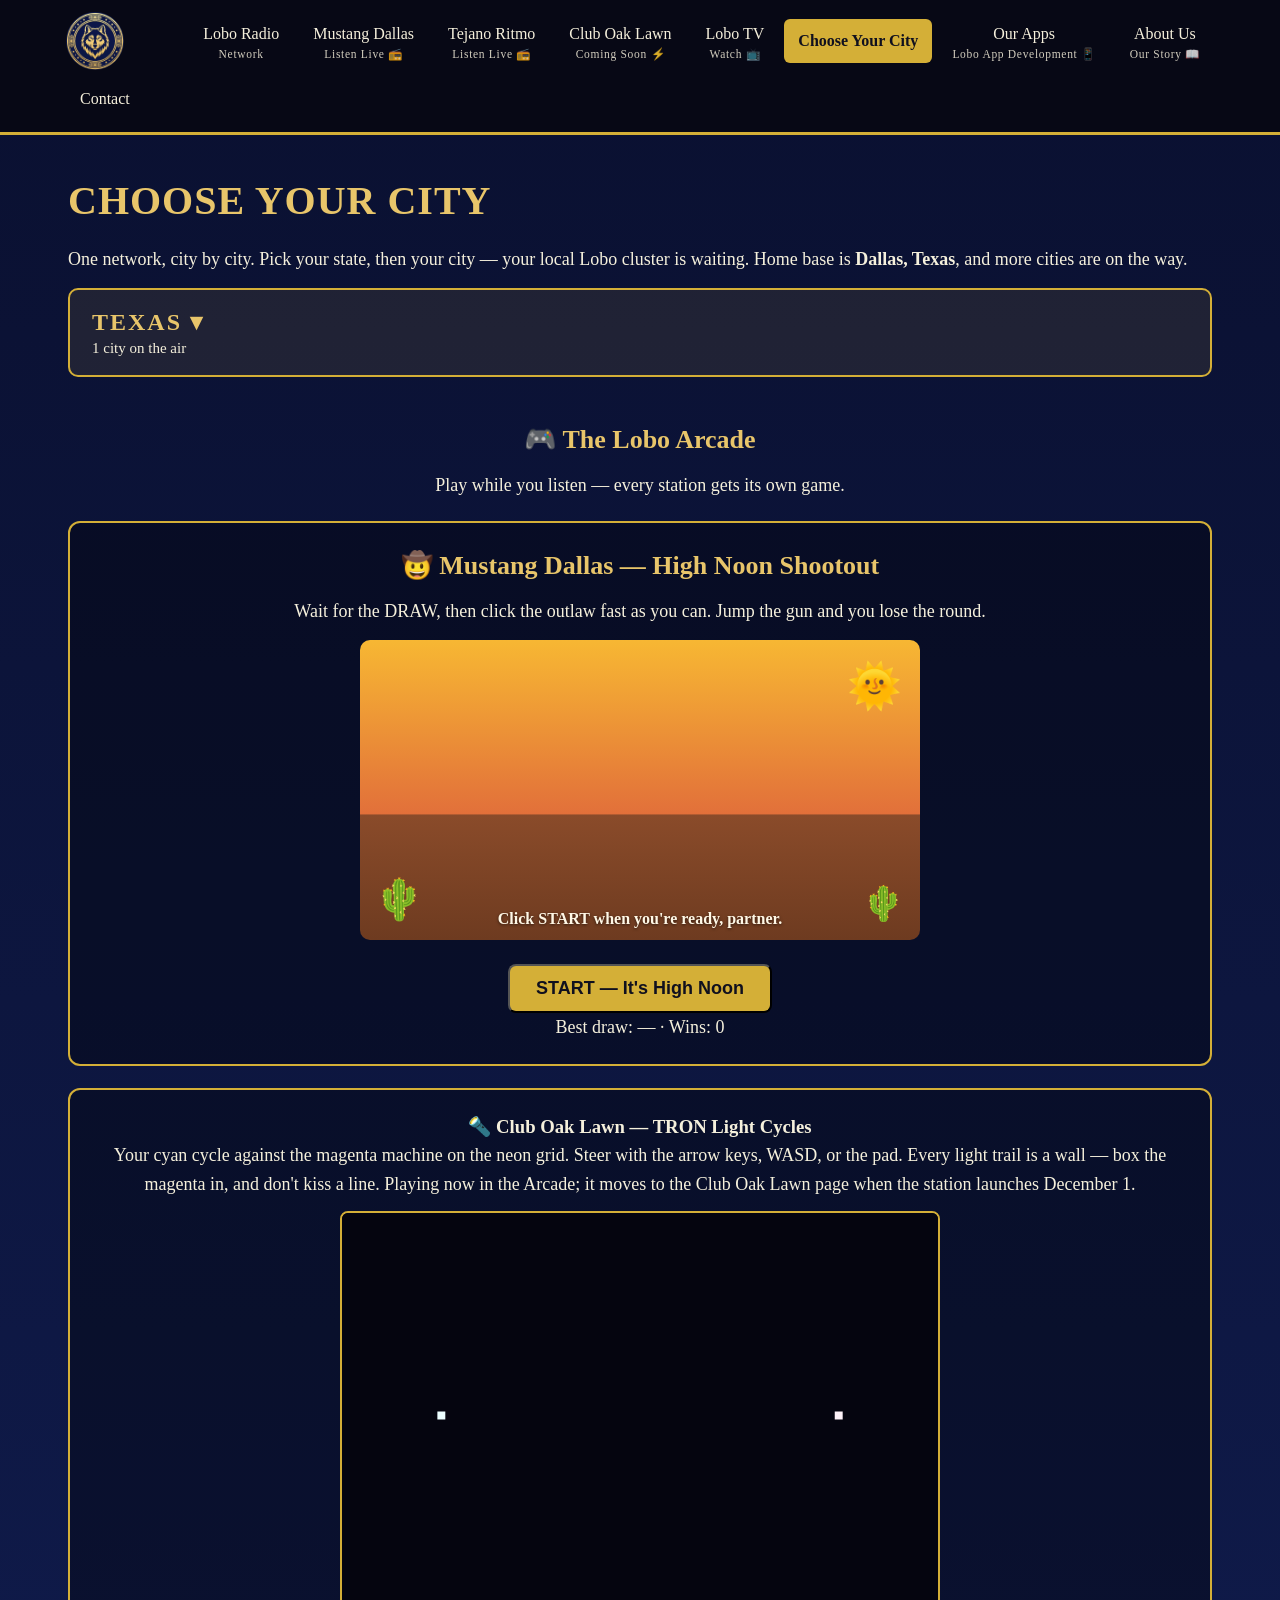
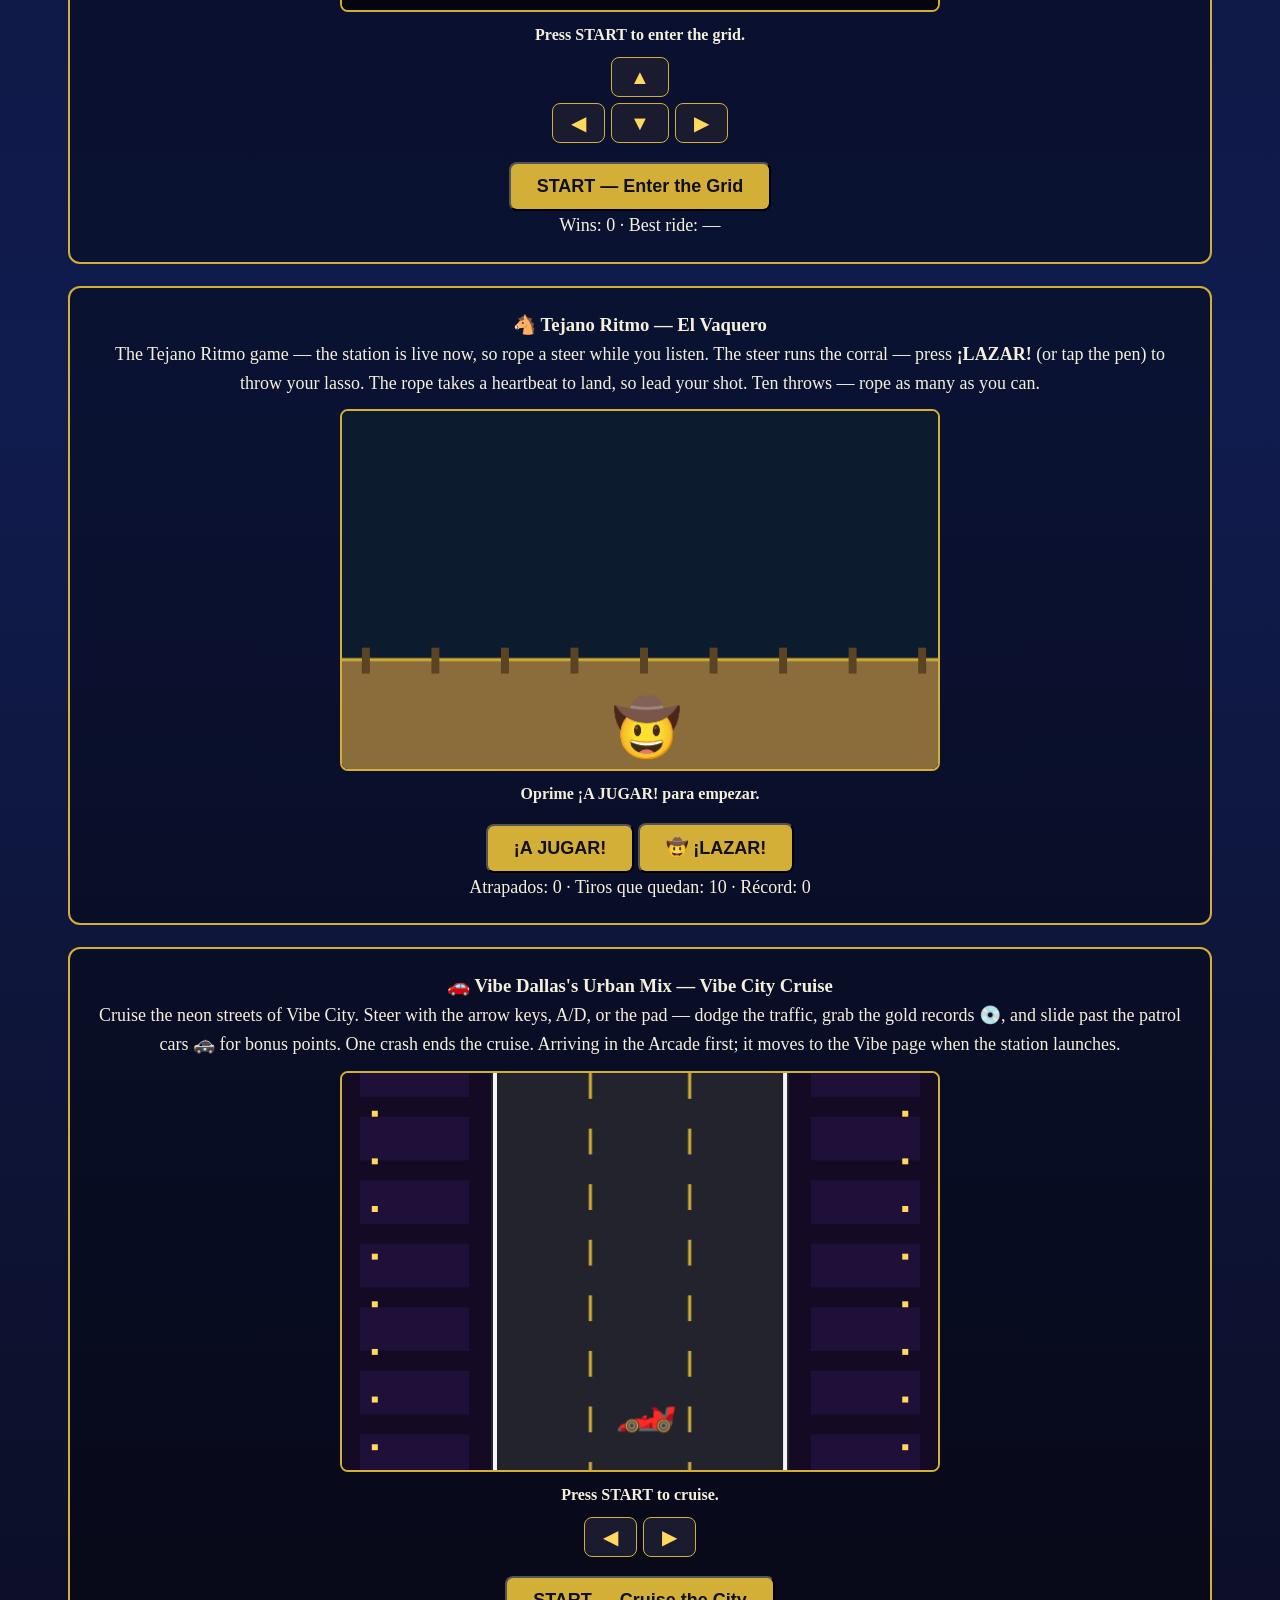
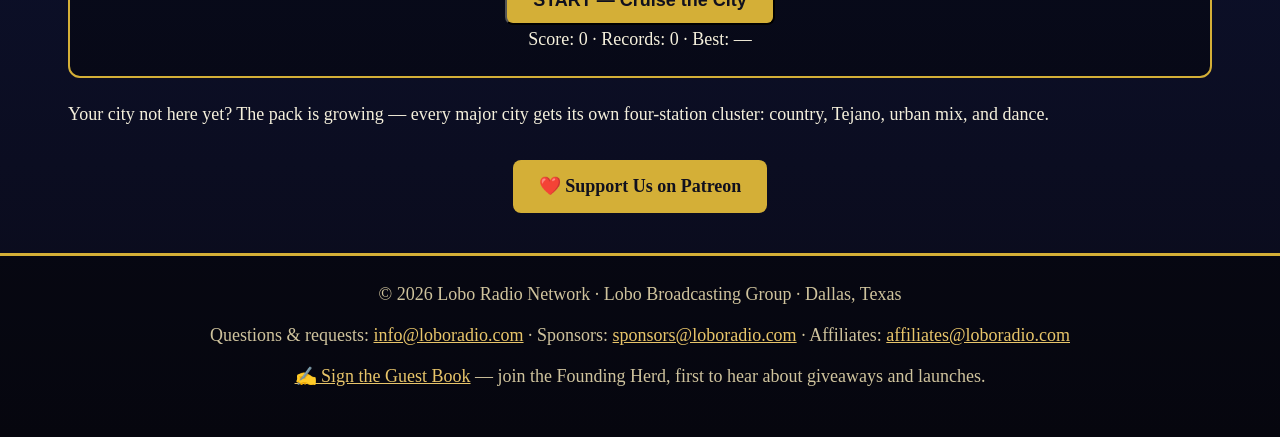
<file: choose-your-city.html>
<!DOCTYPE html><html lang="en"><head><meta charset="utf-8"><meta name="viewport" content="width=device-width, initial-scale=1"><title>Choose Your City — Lobo Radio Network</title><meta name="description" content="Pick your station in the Lobo Radio Network: Mustang Dallas, Tejano Ritmo, Vibe Dallas’s Urban Mix and Club Oak Lawn — plus the Lobo Arcade. Free live radio from Dallas, Texas."><meta property="og:type" content="website"><meta property="og:site_name" content="Lobo Radio Network"><meta property="og:title" content="Choose Your City — Lobo Radio Network"><meta property="og:description" content="Pick your station in the Lobo Radio Network: Mustang Dallas, Tejano Ritmo, Vibe Dallas’s Urban Mix and Club Oak Lawn — plus the Lobo Arcade. Free live radio from Dallas, Texas."><meta property="og:url" content="https://loboradio.com/choose-your-city.html"><meta property="og:image" content="https://loboradio.com/assets/og-card.jpg"><meta property="og:image:width" content="1200"><meta property="og:image:height" content="630"><meta name="twitter:card" content="summary_large_image"><meta name="twitter:title" content="Choose Your City — Lobo Radio Network"><meta name="twitter:description" content="Pick your station in the Lobo Radio Network: Mustang Dallas, Tejano Ritmo, Vibe Dallas’s Urban Mix and Club Oak Lawn — plus the Lobo Arcade. Free live radio from Dallas, Texas."><meta name="twitter:image" content="https://loboradio.com/assets/og-card.jpg"><link rel="stylesheet" href="style.css"><link rel="manifest" href="./manifest.json"><meta name="theme-color" content="#10101e"><link rel="apple-touch-icon" href="./icon-192.png"></head>
<body class="lobo"><header><nav><a class="brand" href="index.html"><img class="brandlogo" src="assets/lobo-app-icon.jpg" alt="Lobo Radio Network"></a><a class="tab" href="index.html"><span class="stname">Lobo Radio</span><span class="stlive">Network</span></a><a class="tab" href="mustang.html"><span class="stname">Mustang Dallas</span><span class="stlive">Listen Live 📻</span></a><a class="tab" href="tejano.html"><span class="stname">Tejano Ritmo</span><span class="stlive">Listen Live 📻</span></a><a class="tab" href="club.html"><span class="stname">Club Oak Lawn</span><span class="stlive">Coming Soon ⚡</span></a><a class="tab" href="tv.html"><span class="stname">Lobo TV</span><span class="stlive">Watch 📺</span></a><a class="tab active" href="choose-your-city.html">Choose Your City</a><a class="tab" href="apps.html"><span class="stname">Our Apps</span><span class="stlive">Lobo App Development 📱</span></a><a class="tab" href="about.html"><span class="stname">About Us</span><span class="stlive">Our Story 📖</span></a><a class="tab" href="index.html#contact">Contact</a></nav></header>
<div class="wrap">
<h1>CHOOSE YOUR CITY</h1>
<p>One network, city by city. Pick your state, then your city — your local Lobo cluster is waiting. Home base is <strong>Dallas, Texas</strong>, and more cities are on the way.</p>
<button class="pickbtn" onclick="toggle('texas')">TEXAS ▾<small>1 city on the air</small></button>
<div class="panel" id="texas">
<button class="pickbtn citybtn" onclick="toggle('dallas')">Dallas ▾<small>The home cluster</small></button>
<div class="panel" id="dallas">
<div class="cards">
<div class="card"><h3>Mustang Dallas</h3><p>Your Country Star 24/7 — classic country legends and today's independent artists. <strong>ON AIR NOW.</strong></p><a href="mustang.html">Listen Live →</a></div>
<div class="card"><h3>Tejano Ritmo</h3><p>All Tejano, all the time — conjunto, orquesta, norteño, and cumbia tejana. <strong>ON AIR NOW.</strong></p><a href="tejano.html">Listen Live →</a></div>
<div class="card soon"><h3>Vibe Dallas's Urban Mix</h3><p>The city's urban soundtrack. <strong>COMING SOON</strong></p></div>
<div class="card soon"><h3>Club Oak Lawn</h3><p>Your neon soundtrack 24/7 — EDM and dance. <strong>COMING SOON</strong></p></div>
</div>
</div>
</div>

<h2 style="text-align:center;margin-top:42px">🎮 The Lobo Arcade</h2>
<p style="text-align:center">Play while you listen — every station gets its own game.</p>

<div class="playerbox">
<h2 style="margin-top:0">🤠 Mustang Dallas — High Noon Shootout</h2>
<p style="margin-top:0">Wait for the DRAW, then click the outlaw fast as you can. Jump the gun and you lose the round.</p>
<div id="hn-stage">
<span class="hn-deco" style="top:12px;right:18px;font-size:44px">🌞</span>
<span class="hn-deco" style="bottom:8px;left:14px;font-size:40px">🌵</span>
<span class="hn-deco" style="bottom:8px;right:16px;font-size:34px">🌵</span>
<div id="hn-outlaw">🤠</div>
<div id="hn-msg">Click START when you're ready, partner.</div>
</div>
<button id="hn-start" class="btn" style="cursor:pointer">START — It's High Noon</button>
<p id="hn-score" style="margin-bottom:0">Best draw: — · Wins: 0</p>
</div>

<div class="playerbox" id="tron-box">
<h3 style="margin-top:0">🔦 Club Oak Lawn — TRON Light Cycles</h3>
<p>Your cyan cycle against the magenta machine on the neon grid. Steer with the arrow keys, WASD, or the pad. Every light trail is a wall — box the magenta in, and don't kiss a line. Playing now in the Arcade; it moves to the Club Oak Lawn page when the station launches December 1.</p>
<canvas id="tr-canvas" class="game" width="600" height="400"></canvas>
<div id="tr-msg" class="gamemsg">Press START to enter the grid.</div>
<div style="text-align:center;margin:6px 0">
<button class="gbtn" data-dir="up" aria-label="Up">▲</button><br>
<button class="gbtn" data-dir="left" aria-label="Left">◀</button><button class="gbtn" data-dir="down" aria-label="Down">▼</button><button class="gbtn" data-dir="right" aria-label="Right">▶</button>
</div>
<div style="text-align:center"><button id="tr-start" class="btn" style="cursor:pointer">START — Enter the Grid</button></div>
<p id="tr-score" style="margin-bottom:0;text-align:center">Wins: 0 · Best ride: —</p>
</div>

<div class="playerbox" id="vq-box">
<h3 style="margin-top:0">🐴 Tejano Ritmo — El Vaquero</h3>
<p>The Tejano Ritmo game — the station is live now, so rope a steer while you listen. The steer runs the corral — press <strong>¡LAZAR!</strong> (or tap the pen) to throw your lasso. The rope takes a heartbeat to land, so lead your shot. Ten throws — rope as many as you can.</p>
<canvas id="vq-canvas" class="game" width="600" height="360"></canvas>
<div id="vq-msg" class="gamemsg">Oprime ¡A JUGAR! para empezar.</div>
<div style="text-align:center;margin-top:6px">
<button id="vq-start" class="btn" style="cursor:pointer">¡A JUGAR!</button>
<button id="vq-throw" class="btn" style="cursor:pointer">🤠 ¡LAZAR!</button>
</div>
<p id="vq-score" style="margin-bottom:0;text-align:center">Atrapados: 0 · Tiros que quedan: 10 · Récord: 0</p>
</div>


<div class="playerbox" id="vc-box">
<h3 style="margin-top:0">🚗 Vibe Dallas's Urban Mix — Vibe City Cruise</h3>
<p>Cruise the neon streets of Vibe City. Steer with the arrow keys, A/D, or the pad — dodge the traffic, grab the gold records 💿, and slide past the patrol cars 🚓 for bonus points. One crash ends the cruise. Arriving in the Arcade first; it moves to the Vibe page when the station launches.</p>
<canvas id="vc-canvas" class="game" width="600" height="400"></canvas>
<div id="vc-msg" class="gamemsg">Press START to cruise.</div>
<div style="text-align:center;margin:6px 0">
<button class="gbtn" data-dir="left" aria-label="Left">◀</button><button class="gbtn" data-dir="right" aria-label="Right">▶</button>
</div>
<div style="text-align:center"><button id="vc-start" class="btn" style="cursor:pointer">START — Cruise the City</button></div>
<p id="vc-score" style="margin-bottom:0;text-align:center">Score: 0 · Records: 0 · Best: —</p>
</div>

<p style="margin-top:22px">Your city not here yet? The pack is growing — every major city gets its own four-station cluster: country, Tejano, urban mix, and dance.</p>
</div><p style="text-align:center"><a class="btn" href="https://www.patreon.com/cw/MustangDallas" target="_blank" rel="noopener">❤️ Support Us on Patreon</a></p>
<footer><p>© 2026 Lobo Radio Network · Lobo Broadcasting Group · Dallas, Texas</p><p id="contact">Questions &amp; requests: <a href="mailto:info@loboradio.com">info@loboradio.com</a> · Sponsors: <a href="mailto:sponsors@loboradio.com">sponsors@loboradio.com</a> · Affiliates: <a href="mailto:affiliates@loboradio.com">affiliates@loboradio.com</a></p><p><a href="guestbook.html">✍️ Sign the Guest Book</a> — join the Founding Herd, first to hear about giveaways and launches.</p></footer>
<script>function toggle(id){var e=document.getElementById(id);e.classList.toggle('open');}</script>
<script>
if ('serviceWorker' in navigator && (location.protocol === 'https:' || location.hostname === 'localhost')) {
  navigator.serviceWorker.register('./sw.js').catch(function(){});
}
</script>

<script>
(function(){
  var outlaw=document.getElementById('hn-outlaw'), msg=document.getElementById('hn-msg'),
      startBtn=document.getElementById('hn-start'), score=document.getElementById('hn-score'),
      stage=document.getElementById('hn-stage');
  if(!outlaw) return;
  var state='idle', t0=0, timer=null, wins=0, best=Number(localStorage.getItem('hn-best')||0);
  function render(){ score.textContent='Best draw: '+(best?best+' ms':'—')+' · Wins: '+wins; }
  render();
  function start(){
    state='waiting'; outlaw.style.visibility='hidden'; startBtn.style.display='none';
    msg.textContent='Get ready… hand on your holster…';
    timer=setTimeout(function(){ state='draw'; t0=performance.now(); outlaw.style.visibility='visible'; msg.textContent='DRAW!'; }, 1500+Math.random()*3000);
  }
  outlaw.addEventListener('click', function(){
    if(state!=='draw') return;
    var t=Math.round(performance.now()-t0); wins++;
    if(!best||t<best){ best=t; try{localStorage.setItem('hn-best',best);}catch(e){} }
    var rank = t<200 ? 'Lightning! Faster than Billy the Kid.' : t<300 ? 'Quick draw, partner!' : t<450 ? 'Solid shooting.' : 'You got him… eventually. The buzzards were circling.';
    msg.textContent='💥 Got him in '+t+' ms — '+rank;
    state='done'; outlaw.style.visibility='hidden'; startBtn.textContent='DRAW AGAIN'; startBtn.style.display='inline-block'; render();
  });
  stage.addEventListener('click', function(){
    if(state==='waiting'){ clearTimeout(timer); state='done'; msg.textContent='🚫 You jumped the gun! No shooting before the DRAW.'; startBtn.textContent='TRY AGAIN'; startBtn.style.display='inline-block'; }
  });
  startBtn.addEventListener('click', start);
})();
</script>

<script>
(function(){
  var cv=document.getElementById('tr-canvas'); if(!cv) return;
  var ctx=cv.getContext('2d');
  var COLS=75, ROWS=50, CELL=8;
  var grid, p, a, dirQ, timer=null, ticks=0, over=true;
  var msg=document.getElementById('tr-msg'), score=document.getElementById('tr-score'),
      startBtn=document.getElementById('tr-start');
  var wins=Number(localStorage.getItem('tr-wins')||0), best=Number(localStorage.getItem('tr-best')||0);
  function showScore(){ score.textContent='Wins: '+wins+' · Best ride: '+(best?String(best):'—'); }
  function cell(x,y){ if(x<0||y<0||x>=COLS||y>=ROWS) return 9; return grid[y*COLS+x]; }
  function mark(o,v){ grid[o.y*COLS+o.x]=v; }
  function draw(){
    ctx.fillStyle='#05050f'; ctx.fillRect(0,0,600,400);
    for(var y=0;y<ROWS;y++) for(var x=0;x<COLS;x++){
      var v=grid[y*COLS+x]; if(!v) continue;
      ctx.fillStyle = v===1 ? '#22d3ee' : '#f471b5';
      ctx.fillRect(x*CELL+1,y*CELL+1,CELL-2,CELL-2);
    }
    ctx.fillStyle='#ecfeff'; ctx.fillRect(p.x*CELL,p.y*CELL,CELL,CELL);
    ctx.fillStyle='#fdf2f8'; ctx.fillRect(a.x*CELL,a.y*CELL,CELL,CELL);
  }
  function reset(){
    grid=new Uint8Array(COLS*ROWS);
    p={x:12,y:25,dx:1,dy:0}; a={x:62,y:25,dx:-1,dy:0};
    dirQ=null; ticks=0; over=false; mark(p,1); mark(a,2); draw();
  }
  function aiMove(){
    if(cell(a.x+a.dx,a.y+a.dy)===0) return;
    var opts=[[a.dy,-a.dx],[-a.dy,a.dx]], bestOpt=null, bestOpen=-1;
    for(var i=0;i<2;i++){
      var d=opts[i], open=0, cx=a.x, cy=a.y;
      while(open<28){ cx+=d[0]; cy+=d[1]; if(cell(cx,cy)!==0) break; open++; }
      if(open>bestOpen){ bestOpen=open; bestOpt=d; }
    }
    if(bestOpt && bestOpen>0){ a.dx=bestOpt[0]; a.dy=bestOpt[1]; }
  }
  function step(){
    if(over) return;
    ticks++;
    if(dirQ){ if(!(dirQ[0]===-p.dx && dirQ[1]===-p.dy)){ p.dx=dirQ[0]; p.dy=dirQ[1]; } dirQ=null; }
    var pnx=p.x+p.dx, pny=p.y+p.dy;
    aiMove();
    var anx=a.x+a.dx, any=a.y+a.dy;
    var pCrash = cell(pnx,pny)!==0, aCrash = cell(anx,any)!==0;
    if(pnx===anx && pny===any){ pCrash=aCrash=true; }
    if((pnx===a.x&&pny===a.y)&&(anx===p.x&&any===p.y)){ pCrash=aCrash=true; }
    if(pCrash||aCrash){ end(pCrash&&aCrash?'tie':(aCrash?'win':'lose')); return; }
    p.x=pnx; p.y=pny; a.x=anx; a.y=any; mark(p,1); mark(a,2); draw();
  }
  function end(r){
    over=true; if(timer){clearInterval(timer); timer=null;}
    if(r==='win'){ wins++; try{localStorage.setItem('tr-wins',wins);}catch(e){} msg.textContent='🏆 You win! The magenta cycle kissed the light. Ride again?'; }
    else if(r==='tie'){ msg.textContent='💥 Head-on! Both cycles down. Ride again?'; }
    else { msg.textContent='💥 Crash! You rode '+ticks+' ticks. Ride again?'; }
    if(ticks>best){ best=ticks; try{localStorage.setItem('tr-best',best);}catch(e){} }
    showScore(); startBtn.textContent='RIDE AGAIN';
  }
  function start(){
    reset(); msg.textContent='Ride! Steer with the arrows, WASD, or the pad.';
    startBtn.textContent='RESTART';
    if(timer) clearInterval(timer);
    timer=setInterval(step,60);
  }
  startBtn.addEventListener('click',start);
  function setDir(x,y){ dirQ=[x,y]; }
  document.addEventListener('keydown',function(e){
    if(!timer) return;
    var k=(e.key||'').toLowerCase();
    if(k==='arrowup'||k==='w'){ setDir(0,-1); e.preventDefault(); }
    else if(k==='arrowdown'||k==='s'){ setDir(0,1); e.preventDefault(); }
    else if(k==='arrowleft'||k==='a'){ setDir(-1,0); e.preventDefault(); }
    else if(k==='arrowright'||k==='d'){ setDir(1,0); e.preventDefault(); }
  });
  var btns=document.querySelectorAll('#tron-box .gbtn');
  for(var i=0;i<btns.length;i++){ (function(b){
    b.addEventListener('click',function(){
      var d=b.getAttribute('data-dir');
      if(d==='up') setDir(0,-1); else if(d==='down') setDir(0,1);
      else if(d==='left') setDir(-1,0); else setDir(1,0);
    });
  })(btns[i]); }
  reset(); over=true; showScore();
})();
</script>

<script>
(function(){
  var cv=document.getElementById('vq-canvas'); if(!cv) return;
  var ctx=cv.getContext('2d');
  var msg=document.getElementById('vq-msg'), score=document.getElementById('vq-score'),
      startBtn=document.getElementById('vq-start'), throwBtn=document.getElementById('vq-throw');
  var steer=null, rope=null, timer=null, running=false, busy=false;
  var throwsLeft=10, caught=0;
  var best=Number(localStorage.getItem('vq-best')||0);
  function showScore(){ score.textContent='Atrapados: '+caught+' · Tiros que quedan: '+throwsLeft+' · Récord: '+best; }
  function newSteer(){
    var dir=Math.random()<0.5?1:-1;
    steer={ x: dir>0 ? -60 : 610, dir:dir, sp:2.2+Math.random()*2.6 };
  }
  function draw(){
    ctx.fillStyle='#0d1b2e'; ctx.fillRect(0,0,600,360);
    ctx.fillStyle='#8a6d3b'; ctx.fillRect(0,250,600,110);
    ctx.strokeStyle='#d4af37'; ctx.lineWidth=3;
    ctx.beginPath(); ctx.moveTo(0,250); ctx.lineTo(600,250); ctx.stroke();
    ctx.fillStyle='#5b4423';
    for(var x=20;x<600;x+=70) ctx.fillRect(x,238,8,26);
    ctx.textAlign='left'; ctx.textBaseline='alphabetic';
    if(steer){ ctx.font='52px serif'; ctx.fillText('🐂', steer.x, 165); }
    ctx.font='56px serif'; ctx.fillText('🤠', 272, 338);
    if(rope){
      ctx.strokeStyle='#f5e6c4'; ctx.lineWidth=3;
      ctx.beginPath(); ctx.arc(rope.x, 150, rope.r, 0, Math.PI*2); ctx.stroke();
    }
  }
  function tick(){
    if(!running || !steer) return;
    if(!busy){
      steer.x += steer.sp*steer.dir;
      if(steer.x>650) steer.dir=-1;
      if(steer.x<-60) steer.dir=1;
      if(Math.random()<0.01) steer.sp=2.2+Math.random()*2.6;
    }
    draw();
  }
  function finish(){
    running=false; if(timer){clearInterval(timer); timer=null;}
    if(caught>best){ best=caught; try{localStorage.setItem('vq-best',best);}catch(e){} }
    msg.textContent='🏁 ¡Se acabaron los tiros! Atrapaste '+caught+' de 10. ¿Otra vez, vaquero?';
    startBtn.textContent='¡JUGAR OTRA VEZ!';
    showScore(); draw();
  }
  function throwRope(){
    if(!running || rope || busy || throwsLeft<=0) return;
    throwsLeft--;
    var targetX=steer.x+26, flight=0;
    rope={ x:targetX, r:8 };
    showScore();
    var iv=setInterval(function(){
      rope.r+=9; flight++; draw();
      if(flight>=7){
        clearInterval(iv);
        var dx=Math.abs((steer.x+26)-rope.x);
        rope=null;
        if(dx<=58){
          caught++; busy=true;
          msg.textContent='🎉 ¡Atrapado! ¡Buen tiro, vaquero!';
          showScore(); draw();
          setTimeout(function(){ busy=false; if(running){ newSteer(); draw(); } }, 650);
        } else {
          msg.textContent='💨 ¡Se escapó! Apunta un poco más adelante.';
          showScore(); draw();
        }
        if(throwsLeft<=0){ setTimeout(finish, 1000); }
      }
    },45);
  }
  function start(){
    caught=0; throwsLeft=10; busy=false; rope=null;
    newSteer(); running=true;
    msg.textContent='¡Ahí viene el novillo! La soga tarda un instante — ¡apunta adelante!';
    startBtn.textContent='OTRA VEZ';
    showScore(); draw();
    if(timer) clearInterval(timer);
    timer=setInterval(tick,30);
  }
  startBtn.addEventListener('click',start);
  throwBtn.addEventListener('click',throwRope);
  cv.addEventListener('click',throwRope);
  document.addEventListener('keydown',function(e){
    if(running && (e.key===' '||e.key==='Spacebar')){ throwRope(); e.preventDefault(); }
  });
  showScore(); draw();
})();
</script>

<script>
(function(){
  var cv=document.getElementById('vc-canvas'); if(!cv) return;
  var ctx=cv.getContext('2d');
  var msg=document.getElementById('vc-msg'), scoreEl=document.getElementById('vc-score'),
      startBtn=document.getElementById('vc-start');
  var ROAD_L=150, ROAD_R=450, LANES=[200,300,400];
  var running=false, timer=null, tickN=0;
  var px=300, keys={l:false,r:false}, speed=4, scroll=0;
  var cars=[], discs=[], score=0, records=0, spawnT=0, discT=0;
  var best=Number(localStorage.getItem('vc-best')||0);
  function showScore(){ scoreEl.textContent='Score: '+score+' · Records: '+records+' · Best: '+(best?best:'—'); }
  function laneX(){ return LANES[Math.floor(Math.random()*3)]; }
  function spawnCar(){
    var cop = Math.random()<0.22;
    cars.push({ x:laneX(), y:-70, sp:1.6+Math.random()*2.2, cop:cop, passed:false,
                emoji: cop?'🚓':(['🚗','🚕','🚙','🛻'])[Math.floor(Math.random()*4)] });
  }
  function spawnDisc(){ discs.push({ x:laneX(), y:-40 }); }
  function draw(){
    // city sides
    ctx.fillStyle='#150a24'; ctx.fillRect(0,0,600,400);
    ctx.fillStyle='#1e1038';
    for(var i=0;i<8;i++){ ctx.fillRect(18,(i*64+((scroll*0.5)%64))-20,110,44); ctx.fillRect(472,(i*64+((scroll*0.5)%64))-20,110,44); }
    ctx.fillStyle='#ffd95e';
    for(var j=0;j<10;j++){ ctx.fillRect(30,(j*48+(scroll%48))-10,6,6); ctx.fillRect(564,(j*48+(scroll%48))-10,6,6); }
    // road
    ctx.fillStyle='#23232e'; ctx.fillRect(ROAD_L,0,ROAD_R-ROAD_L,400);
    ctx.strokeStyle='#f5f5f5'; ctx.lineWidth=4;
    ctx.beginPath(); ctx.moveTo(ROAD_L+4,0); ctx.lineTo(ROAD_L+4,400); ctx.moveTo(ROAD_R-4,0); ctx.lineTo(ROAD_R-4,400); ctx.stroke();
    ctx.strokeStyle='#d4af37'; ctx.lineWidth=3; ctx.setLineDash([26,30]); ctx.lineDashOffset=scroll;
    ctx.beginPath(); ctx.moveTo(250,0); ctx.lineTo(250,400); ctx.moveTo(350,0); ctx.lineTo(350,400); ctx.stroke();
    ctx.setLineDash([]);
    // discs
    ctx.font='34px serif'; ctx.textAlign='left';
    for(var d=0;d<discs.length;d++) ctx.fillText('💿', discs[d].x-17, discs[d].y+12);
    // traffic
    ctx.font='46px serif';
    for(var c=0;c<cars.length;c++) ctx.fillText(cars[c].emoji, cars[c].x-23, cars[c].y+16);
    // player
    ctx.font='50px serif';
    ctx.fillText('🏎️', px-25, 352);
  }
  function overlap(ax,ay,aw,ah,bx,by,bw,bh){ return ax<bx+bw && ax+aw>bx && ay<by+bh && ay+ah>by; }
  function tick(){
    if(!running) return;
    tickN++;
    if(tickN%600===0 && speed<8) speed+=0.5;
    scroll += speed*2;
    score += 1;
    if(keys.l) px-=6; if(keys.r) px+=6;
    if(px<ROAD_L+28) px=ROAD_L+28; if(px>ROAD_R-28) px=ROAD_R-28;
    spawnT--; if(spawnT<=0){ spawnCar(); spawnT = Math.max(38, 85 - tickN/40) + Math.random()*25; }
    discT--; if(discT<=0){ spawnDisc(); discT = 110 + Math.random()*90; }
    var i;
    for(i=cars.length-1;i>=0;i--){
      var car=cars[i]; car.y += (speed*2 - car.sp);
      if(!car.passed && car.y>352){ car.passed=true;
        if(Math.abs(car.x-px)>52 && Math.abs(car.x-px)<118){ score += car.cop?50:25; msg.textContent = car.cop?'😎 Heat dodged! +50':'🔥 So close! +25'; } }
      if(car.y>470){ cars.splice(i,1); continue; }
      if(overlap(px-22,318,44,58, car.x-22,car.y-26,44,56)){ crash(car); return; }
    }
    for(i=discs.length-1;i>=0;i--){
      var dc=discs[i]; dc.y += speed*2;
      if(dc.y>460){ discs.splice(i,1); continue; }
      if(overlap(px-24,316,48,60, dc.x-17,dc.y-16,34,34)){ records++; score+=100; msg.textContent='💿 Gold record! +100'; discs.splice(i,1); }
    }
    draw(); showScore();
  }
  function crash(car){
    running=false; if(timer){clearInterval(timer); timer=null;}
    draw();
    ctx.font='64px serif'; ctx.fillText('💥', px-32, 345);
    msg.textContent = car.cop ? '🚨 Busted by the patrol! Cruise over. Final score: '+score
                              : '💥 Wrecked! Cruise over. Final score: '+score;
    if(score>best){ best=score; try{localStorage.setItem('vc-best',best);}catch(e){} }
    showScore(); startBtn.textContent='CRUISE AGAIN';
  }
  function start(){
    px=300; speed=4; scroll=0; cars=[]; discs=[]; score=0; records=0; tickN=0; spawnT=30; discT=70;
    running=true; msg.textContent='Cruise! Dodge traffic, grab the gold records.';
    startBtn.textContent='RESTART';
    draw(); showScore();
    if(timer) clearInterval(timer);
    timer=setInterval(tick,30);
  }
  startBtn.addEventListener('click',start);
  document.addEventListener('keydown',function(e){
    if(!running) return;
    var k=(e.key||'').toLowerCase();
    if(k==='arrowleft'||k==='a'){ keys.l=true; e.preventDefault(); }
    else if(k==='arrowright'||k==='d'){ keys.r=true; e.preventDefault(); }
  });
  document.addEventListener('keyup',function(e){
    var k=(e.key||'').toLowerCase();
    if(k==='arrowleft'||k==='a') keys.l=false;
    else if(k==='arrowright'||k==='d') keys.r=false;
  });
  var btns=document.querySelectorAll('#vc-box .gbtn');
  for(var i=0;i<btns.length;i++){ (function(b){
    var d=b.getAttribute('data-dir');
    function on(e){ if(d==='left') keys.l=true; else keys.r=true; e.preventDefault(); }
    function off(){ if(d==='left') keys.l=false; else keys.r=false; }
    b.addEventListener('pointerdown',on); b.addEventListener('pointerup',off);
    b.addEventListener('pointerleave',off); b.addEventListener('click',function(e){e.preventDefault();});
  })(btns[i]); }
  draw(); showScore();
})();
</script>

<script data-goatcounter="https://loboradio.goatcounter.com/count" async src="//gc.zgo.at/count.js"></script>
</body></html>
</file>
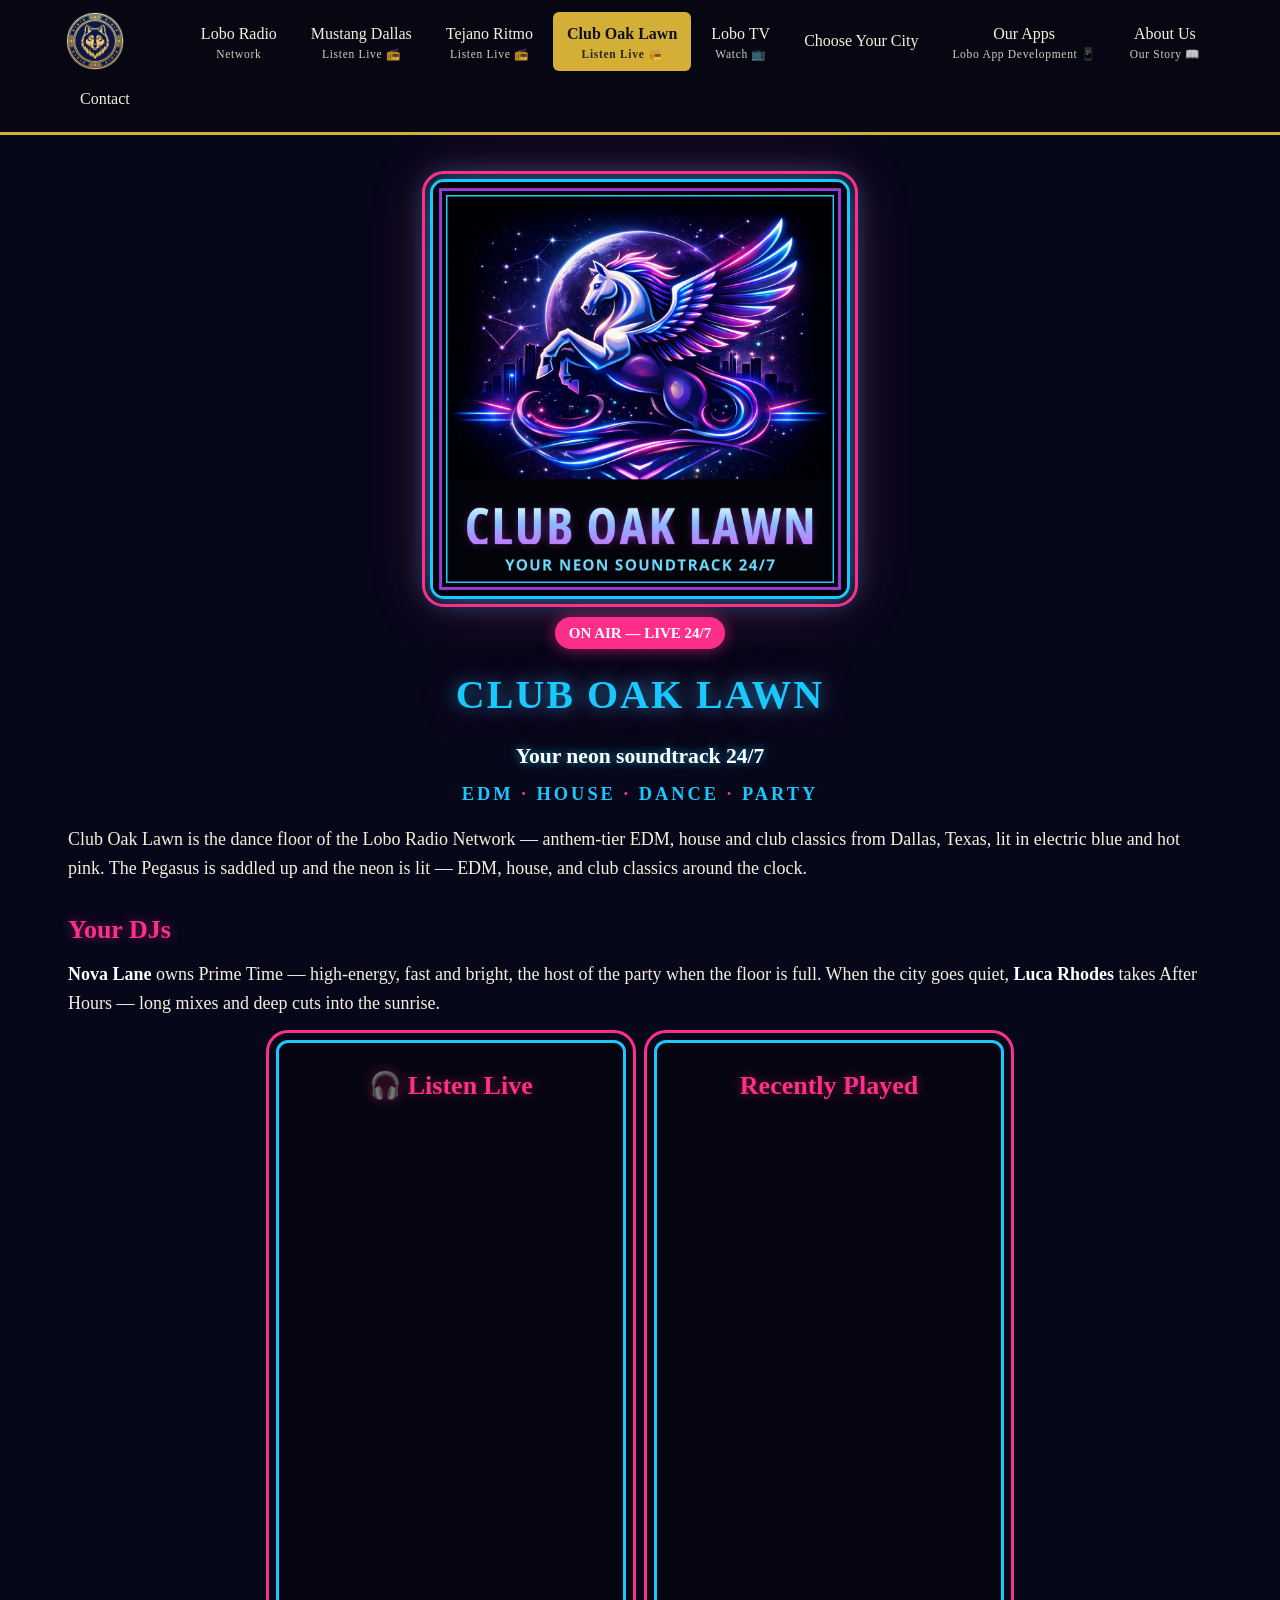
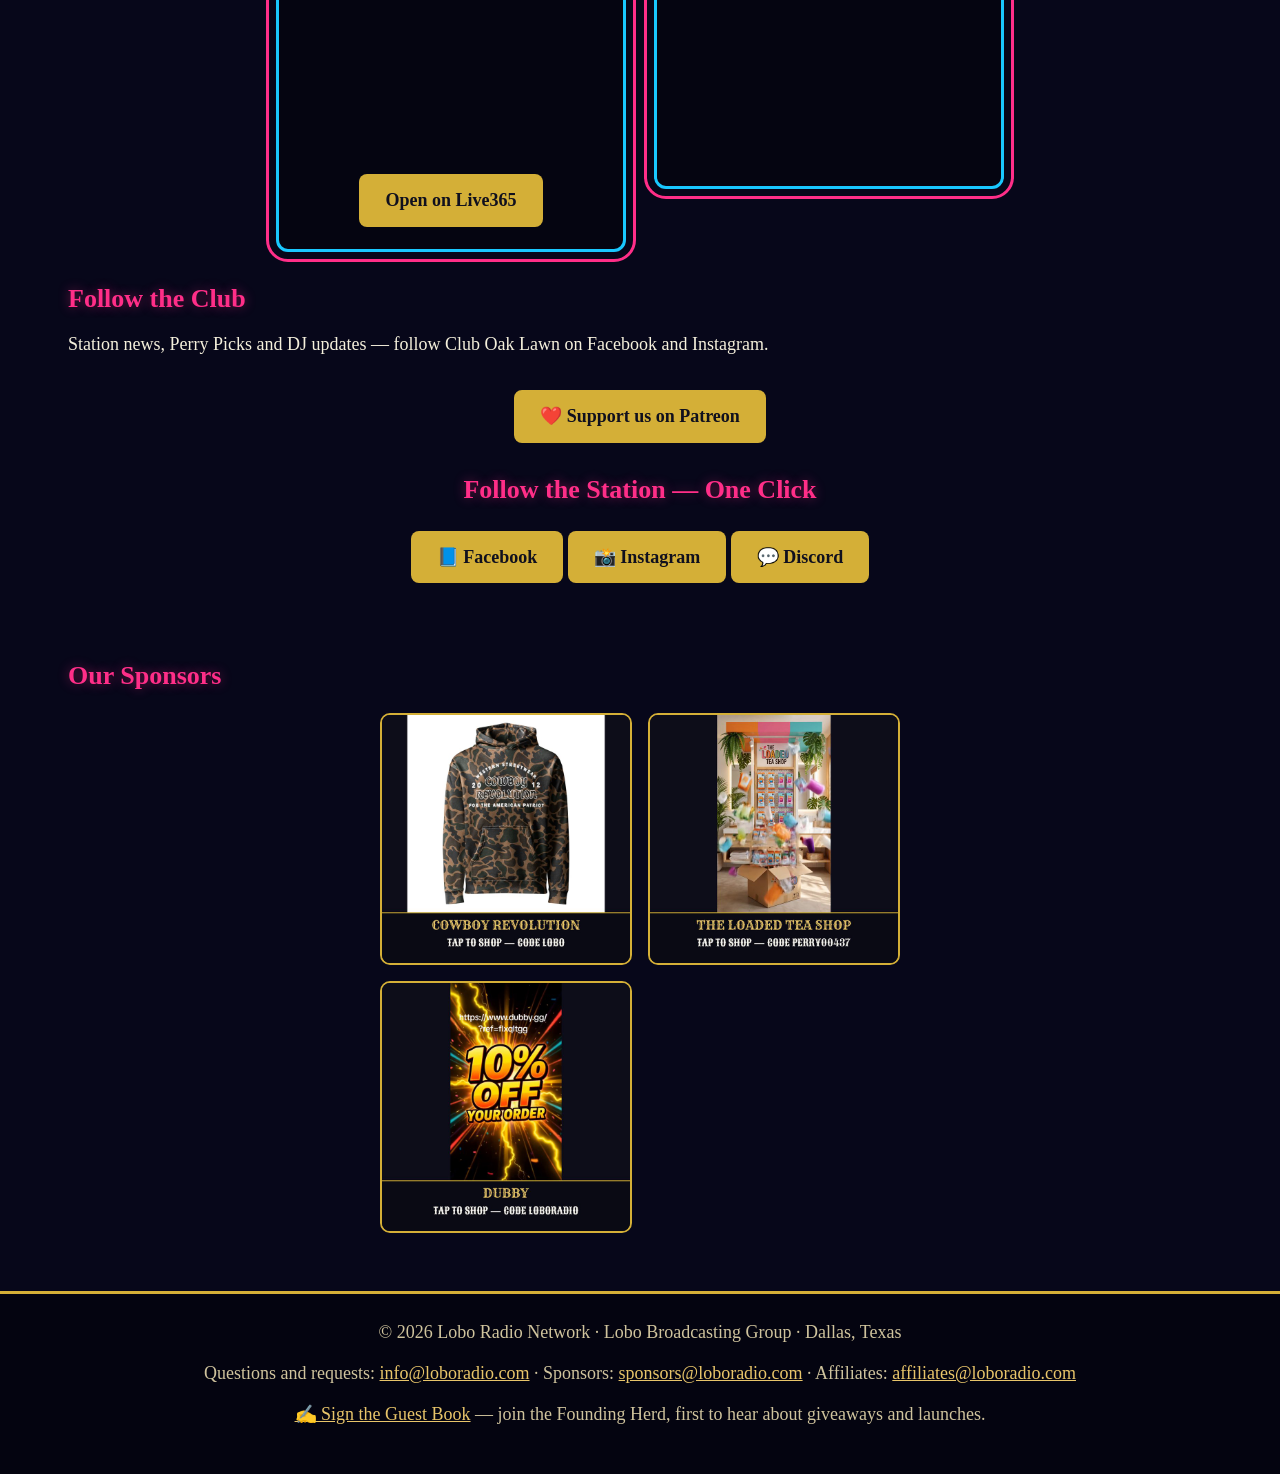
<file: club.html>
<!DOCTYPE html><html lang="en"><head><meta charset="utf-8"><meta name="viewport" content="width=device-width, initial-scale=1"><title>Club Oak Lawn — Your Neon Soundtrack 24/7</title><meta name="description" content="Club Oak Lawn: EDM, house and dance from Dallas, Texas — your neon soundtrack 24/7. Part of the Lobo Radio Network."><meta property="og:type" content="website"><meta property="og:site_name" content="Lobo Radio Network"><meta property="og:title" content="Club Oak Lawn — Your Neon Soundtrack 24/7"><meta property="og:description" content="Club Oak Lawn: EDM, house and dance from Dallas, Texas. Part of the Lobo Radio Network."><meta property="og:url" content="https://loboradio.com/club.html"><meta property="og:image" content="https://loboradio.com/assets/og-card.jpg"><meta property="og:image:width" content="1200"><meta property="og:image:height" content="630"><meta name="twitter:card" content="summary_large_image"><meta name="twitter:title" content="Club Oak Lawn — Your Neon Soundtrack 24/7"><meta name="twitter:description" content="Club Oak Lawn: EDM, house and dance from Dallas, Texas. Part of the Lobo Radio Network."><meta name="twitter:image" content="https://loboradio.com/assets/og-card.jpg"><link rel="stylesheet" href="style.css"><link rel="manifest" href="./manifest.json"><meta name="theme-color" content="#07071a"><link rel="apple-touch-icon" href="./icon-192.png"><style>
/* Club Oak Lawn page palette — electric blue + hot pink neon on near-black.
   Page-local for now; fold into style.css as body.club at launch if desired. */
body.club { background:#07071a; }
body.club h1 { color:#19c8ff; text-shadow:0 0 18px rgba(25,200,255,.65), 0 0 42px rgba(255,46,136,.35); letter-spacing:2px; }
body.club h2 { color:#ff2e88; text-shadow:0 0 12px rgba(255,46,136,.45); }
body.club .pill { background:#ff2e88; color:#ffffff; box-shadow:0 0 16px rgba(255,46,136,.6); }
body.club .clublogo { display:block; margin:10px auto 18px; width:min(420px,88%); border:3px solid #19c8ff; outline:3px solid #ff2e88; outline-offset:5px; border-radius:14px; box-shadow:0 0 28px rgba(25,200,255,.5), 0 0 60px rgba(255,46,136,.3); }
body.club .tagline { text-align:center; font-size:1.35em; font-weight:bold; color:#ffffff; text-shadow:0 0 10px rgba(25,200,255,.7); margin:2px 0 6px; }
body.club .formatwords { text-align:center; font-size:1.15em; font-weight:bold; letter-spacing:3px; color:#19c8ff; margin:0 0 16px; }
body.club .formatwords .dot { color:#ff2e88; }
body.club .duo { gap:28px; }
body.club .playerbox { border:3px solid #19c8ff; outline:3px solid #ff2e88; outline-offset:7px; animation:clubpulse 2.4s ease-in-out infinite; }
@keyframes clubpulse { 0%,100% { box-shadow:0 0 0 4px #8a2be2, 0 0 24px rgba(255,46,136,.7), 0 0 48px rgba(255,46,136,.3), inset 0 0 22px rgba(255,46,136,.12); } 50% { box-shadow:0 0 0 4px #8a2be2, 0 0 55px rgba(255,46,136,1), 0 0 110px rgba(255,46,136,.55), inset 0 0 34px rgba(255,46,136,.22); } }
body.club strong { color:#ffffff; }
</style></head>
<body class="club"><header><nav><a class="brand" href="index.html"><img class="brandlogo" src="assets/lobo-app-icon.jpg" alt="Lobo Radio Network"></a><a class="tab" href="index.html"><span class="stname">Lobo Radio</span><span class="stlive">Network</span></a><a class="tab" href="mustang.html"><span class="stname">Mustang Dallas</span><span class="stlive">Listen Live 📻</span></a><a class="tab" href="tejano.html"><span class="stname">Tejano Ritmo</span><span class="stlive">Listen Live 📻</span></a><a class="tab active" href="club.html"><span class="stname">Club Oak Lawn</span><span class="stlive">Listen Live 📻</span></a><a class="tab" href="tv.html"><span class="stname">Lobo TV</span><span class="stlive">Watch 📺</span></a><a class="tab" href="choose-your-city.html">Choose Your City</a><a class="tab" href="apps.html"><span class="stname">Our Apps</span><span class="stlive">Lobo App Development 📱</span></a><a class="tab" href="about.html"><span class="stname">About Us</span><span class="stlive">Our Story 📖</span></a><a class="tab" href="index.html#contact">Contact</a></nav></header>
<div class="wrap">
<img class="clublogo" src="club-oak-lawn-logo.jpg" alt="Club Oak Lawn — neon Pegasus logo">
<div style="text-align:center"><span class="pill">ON AIR — LIVE 24/7</span></div>
<h1 style="text-align:center">CLUB OAK LAWN</h1>
<p class="tagline">Your neon soundtrack 24/7</p>
<p class="formatwords">EDM <span class="dot">·</span> HOUSE <span class="dot">·</span> DANCE <span class="dot">·</span> PARTY</p>
<p>Club Oak Lawn is the dance floor of the Lobo Radio Network — anthem-tier EDM, house and club classics from Dallas, Texas, lit in electric blue and hot pink. The Pegasus is saddled up and the neon is lit — EDM, house, and club classics around the clock.</p>
<h2>Your DJs</h2>
<p><strong>Nova Lane</strong> owns Prime Time — high-energy, fast and bright, the host of the party when the floor is full. When the city goes quiet, <strong>Luca Rhodes</strong> takes After Hours — long mixes and deep cuts into the sunrise.</p>
<div class="duo"><div class="playerbox"><h2 style="margin-top:0">🎧 Listen Live</h2><iframe title="Club Oak Lawn Live365 player" width="300" height="640" frameborder="0" loading="lazy" style="max-width:100%;border:0" src="https://live365.com/embeds/v1/player/a94802?s=sm&m=dark&c=mp3"></iframe><br><a class="btn" href="https://live365.com/station/Club-Oak-Lawn-a94802">Open on Live365</a></div>
<div class="playerbox"><h2 style="margin-top:0">Recently Played</h2><iframe title="Recently played songs on Club Oak Lawn" width="300" height="640" frameborder="0" loading="lazy" style="max-width:100%;border:0" src="https://live365.com/embeds/v1/played/a94802?s=sm&m=dark"></iframe></div></div>
<h2>Follow the Club</h2>
<p>Station news, Perry Picks and DJ updates — follow Club Oak Lawn on Facebook and Instagram.</p>
</div><p style="text-align:center"><a class="btn" href="https://www.patreon.com/cw/MustangDallas" target="_blank" rel="noopener">❤️ Support us on Patreon</a></p>
<h2 style="text-align:center">Follow the Station — One Click</h2><p style="text-align:center"><a class="btn" href="https://www.facebook.com/profile.php?id=61596410081863" target="_blank" rel="noopener">📘 Facebook</a> <a class="btn" href="https://www.instagram.com/club.oak.lawn.radio/" target="_blank" rel="noopener">📸 Instagram</a> <a class="btn" href="https://discord.gg/GFGtJZXZw" target="_blank" rel="noopener">💬 Discord</a></p>
<div class="wrap">
<h2>Our Sponsors</h2><div class="sponsors"><a href="https://cowboyrevolution.com/?ref=mustang"><img src="assets/tile-cowboy.jpg" alt="Cowboy Revolution"></a><a href="https://www.theloadedteashop.com/PERRY00437"><img src="assets/tile-tea.jpg" alt="The Loaded Tea Shop"></a><a href="https://www.dubby.gg/discount/LOBORADIO"><img src="assets/tile-dubby.jpg" alt="Dubby"></a></div>
</div>
<footer><p>© 2026 Lobo Radio Network · Lobo Broadcasting Group · Dallas, Texas</p><p id="contact">Questions and requests: <a href="mailto:info@loboradio.com">info@loboradio.com</a> · Sponsors: <a href="mailto:sponsors@loboradio.com">sponsors@loboradio.com</a> · Affiliates: <a href="mailto:affiliates@loboradio.com">affiliates@loboradio.com</a></p><p><a href="guestbook.html">✍️ Sign the Guest Book</a> — join the Founding Herd, first to hear about giveaways and launches.</p></footer><script>
if ('serviceWorker' in navigator && (location.protocol === 'https:' || location.hostname === 'localhost')) {
  navigator.serviceWorker.register('./sw.js').catch(function(){});
}
</script>
<script data-goatcounter="https://loboradio.goatcounter.com/count" async src="//gc.zgo.at/count.js"></script>
</body></html>
</file>
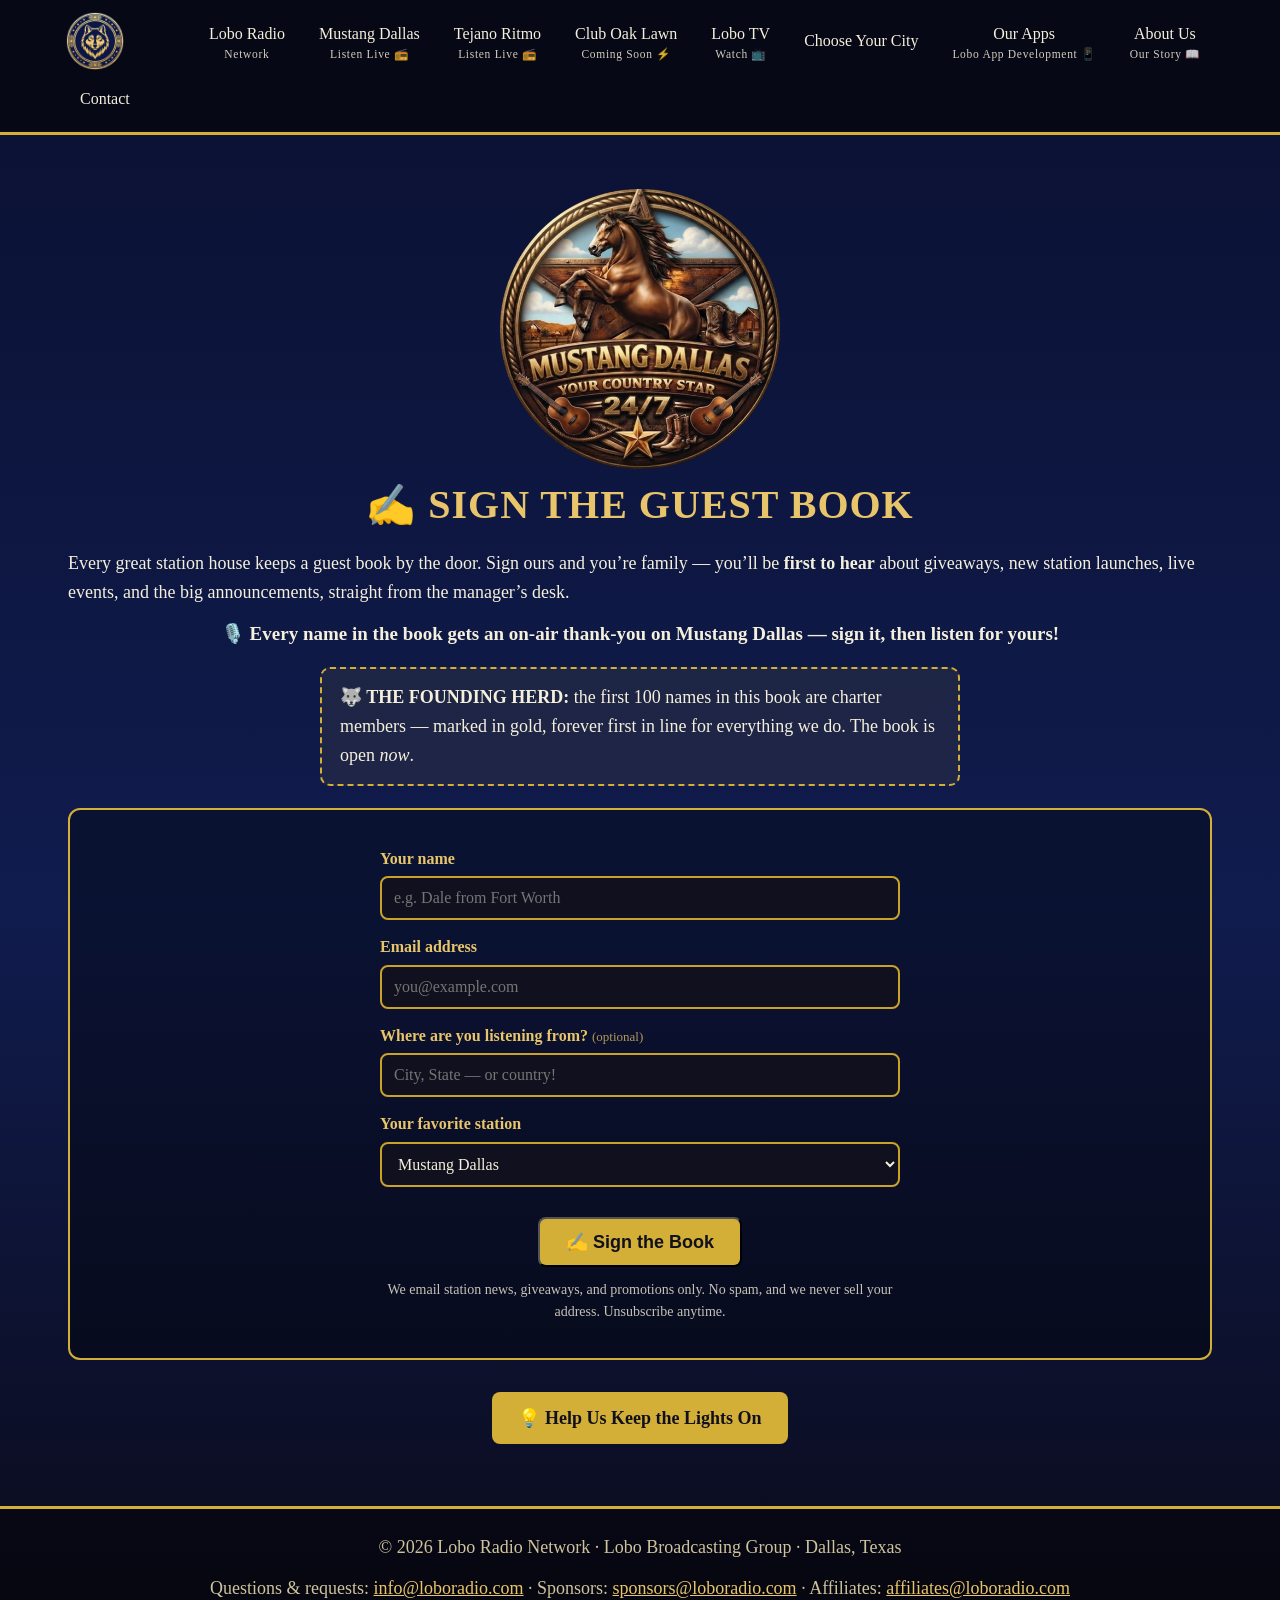
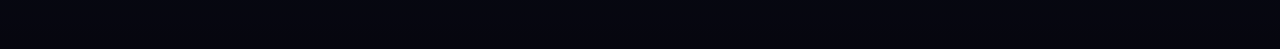
<file: guestbook.html>
<!DOCTYPE html><html lang="en"><head><meta charset="utf-8"><meta name="viewport" content="width=device-width, initial-scale=1"><title>Guest Book — Lobo Radio Network</title><meta name="description" content="Sign the Lobo Radio Network guest book — be first to hear about giveaways, station launches, live events and big announcements from Mustang Dallas, Tejano Ritmo and the pack."><meta property="og:type" content="website"><meta property="og:site_name" content="Lobo Radio Network"><meta property="og:title" content="Sign the Guest Book — Lobo Radio Network"><meta property="og:description" content="Sign the Lobo Radio Network guest book — be first to hear about giveaways, station launches, live events and big announcements from Mustang Dallas, Tejano Ritmo and the pack."><meta property="og:url" content="https://loboradio.com/guestbook.html"><meta property="og:image" content="https://loboradio.com/assets/og-card.jpg"><meta property="og:image:width" content="1200"><meta property="og:image:height" content="630"><meta name="twitter:card" content="summary_large_image"><meta name="twitter:title" content="Sign the Guest Book — Lobo Radio Network"><meta name="twitter:description" content="Sign the Lobo Radio Network guest book — be first to hear about giveaways, station launches, live events and big announcements."><meta name="twitter:image" content="https://loboradio.com/assets/og-card.jpg"><link rel="stylesheet" href="style.css"><link rel="manifest" href="./manifest.json"><meta name="theme-color" content="#10101e"><link rel="apple-touch-icon" href="./icon-192.png">
<style>
.gb-form { text-align:left; max-width:520px; margin:0 auto; }
.gb-form label { display:block; font-weight:bold; color:#e8c56a; margin:14px 0 5px; font-size:16px; }
.gb-form input, .gb-form select { width:100%; padding:11px 12px; border-radius:8px; border:2px solid #c9a227; background:#10101e; color:#f5f0dc; font-size:16px; font-family:inherit; }
.gb-form .opt { font-weight:normal; opacity:.75; font-size:13px; }
.gb-herd { border:2px dashed #d4af37; border-radius:10px; padding:14px 18px; margin:18px auto; max-width:640px; background:rgba(212,175,55,.08); }
.gb-thanks { display:none; text-align:center; padding:18px 6px; }
</style>
</head><body class="lobo"><header><nav><a class="brand" href="index.html"><img class="brandlogo" src="assets/lobo-app-icon.jpg" alt="Lobo Radio Network"></a><a class="tab" href="index.html"><span class="stname">Lobo Radio</span><span class="stlive">Network</span></a><a class="tab" href="mustang.html"><span class="stname">Mustang Dallas</span><span class="stlive">Listen Live 📻</span></a><a class="tab" href="tejano.html"><span class="stname">Tejano Ritmo</span><span class="stlive">Listen Live 📻</span></a><a class="tab" href="club.html"><span class="stname">Club Oak Lawn</span><span class="stlive">Coming Soon ⚡</span></a><a class="tab" href="tv.html"><span class="stname">Lobo TV</span><span class="stlive">Watch 📺</span></a><a class="tab" href="choose-your-city.html">Choose Your City</a><a class="tab" href="apps.html"><span class="stname">Our Apps</span><span class="stlive">Lobo App Development 📱</span></a><a class="tab" href="about.html"><span class="stname">About Us</span><span class="stlive">Our Story 📖</span></a><a class="tab" href="index.html#contact">Contact</a></nav></header>
<div class="wrap">
<img class="medallion" src="assets/mustang-medallion-clear.png" alt="Mustang Dallas medallion">
<h1 style="text-align:center">✍️ SIGN THE GUEST BOOK</h1>
<p>Every great station house keeps a guest book by the door. Sign ours and you&rsquo;re family &mdash; you&rsquo;ll be <strong>first to hear</strong> about giveaways, new station launches, live events, and the big announcements, straight from the manager&rsquo;s desk.</p>
<p style="text-align:center;font-size:19px"><strong>🎙️ Every name in the book gets an on-air thank-you on Mustang Dallas — sign it, then listen for yours!</strong></p>
<div class="gb-herd"><p style="margin:0"><strong>🐺 THE FOUNDING HERD:</strong> the first 100 names in this book are charter members &mdash; marked in gold, forever first in line for everything we do. The book is open <em>now</em>.</p></div>
<div class="playerbox">
<form class="gb-form" id="gbForm" action="https://formspree.io/f/mbgggkon" method="POST">
<label for="gb-name">Your name</label>
<input id="gb-name" type="text" name="name" required autocomplete="name" placeholder="e.g. Dale from Fort Worth">
<label for="gb-email">Email address</label>
<input id="gb-email" type="email" name="email" required autocomplete="email" placeholder="you@example.com">
<label for="gb-from">Where are you listening from? <span class="opt">(optional)</span></label>
<input id="gb-from" type="text" name="listening_from" placeholder="City, State — or country!">
<label for="gb-station">Your favorite station</label>
<select id="gb-station" name="favorite_station">
<option>Mustang Dallas</option>
<option>Tejano Ritmo</option>
<option>Vibe Dallas&rsquo;s Urban Mix</option>
<option>Club Oak Lawn</option>
<option>All of &rsquo;em!</option>
</select>
<input type="text" name="_gotcha" style="display:none" tabindex="-1" autocomplete="off">
<input type="hidden" name="_subject" value="New Guest Book signing at loboradio.com!">
<p style="text-align:center;margin-top:20px"><button class="btn" type="submit" style="cursor:pointer">✍️ Sign the Book</button></p>
<p style="font-size:14px;opacity:.8;text-align:center">We email station news, giveaways, and promotions only. No spam, and we never sell your address. Unsubscribe anytime.</p>
</form>
<div class="gb-thanks" id="gbThanks">
<h2>🎉 You&rsquo;re in the book!</h2>
<p>Welcome to the herd, friend. Watch your inbox &mdash; good things ride this way. And listen for your name on Mustang Dallas: every signer gets an on-air mention!</p>
<p>&mdash; Perry Sanders &amp; Jett Morgan</p>
</div>
</div>
<p style="text-align:center"><a class="btn" href="https://www.patreon.com/cw/MustangDallas" target="_blank" rel="noopener">💡 Help Us Keep the Lights On</a></p>
</div>
<footer><p>© 2026 Lobo Radio Network · Lobo Broadcasting Group · Dallas, Texas</p><p id="contact">Questions &amp; requests: <a href="mailto:info@loboradio.com">info@loboradio.com</a> · Sponsors: <a href="mailto:sponsors@loboradio.com">sponsors@loboradio.com</a> · Affiliates: <a href="mailto:affiliates@loboradio.com">affiliates@loboradio.com</a></p></footer>
<script>
document.getElementById('gbForm').addEventListener('submit', async function (e) {
  e.preventDefault();
  var form = e.target;
  try {
    var res = await fetch(form.action, { method: 'POST', body: new FormData(form), headers: { 'Accept': 'application/json' } });
    if (res.ok) { form.style.display = 'none'; document.getElementById('gbThanks').style.display = 'block'; }
    else { form.submit(); }
  } catch (err) { form.submit(); }
});
</script>
<script data-goatcounter="https://loboradio.goatcounter.com/count" async src="//gc.zgo.at/count.js"></script>
</body></html>
</file>
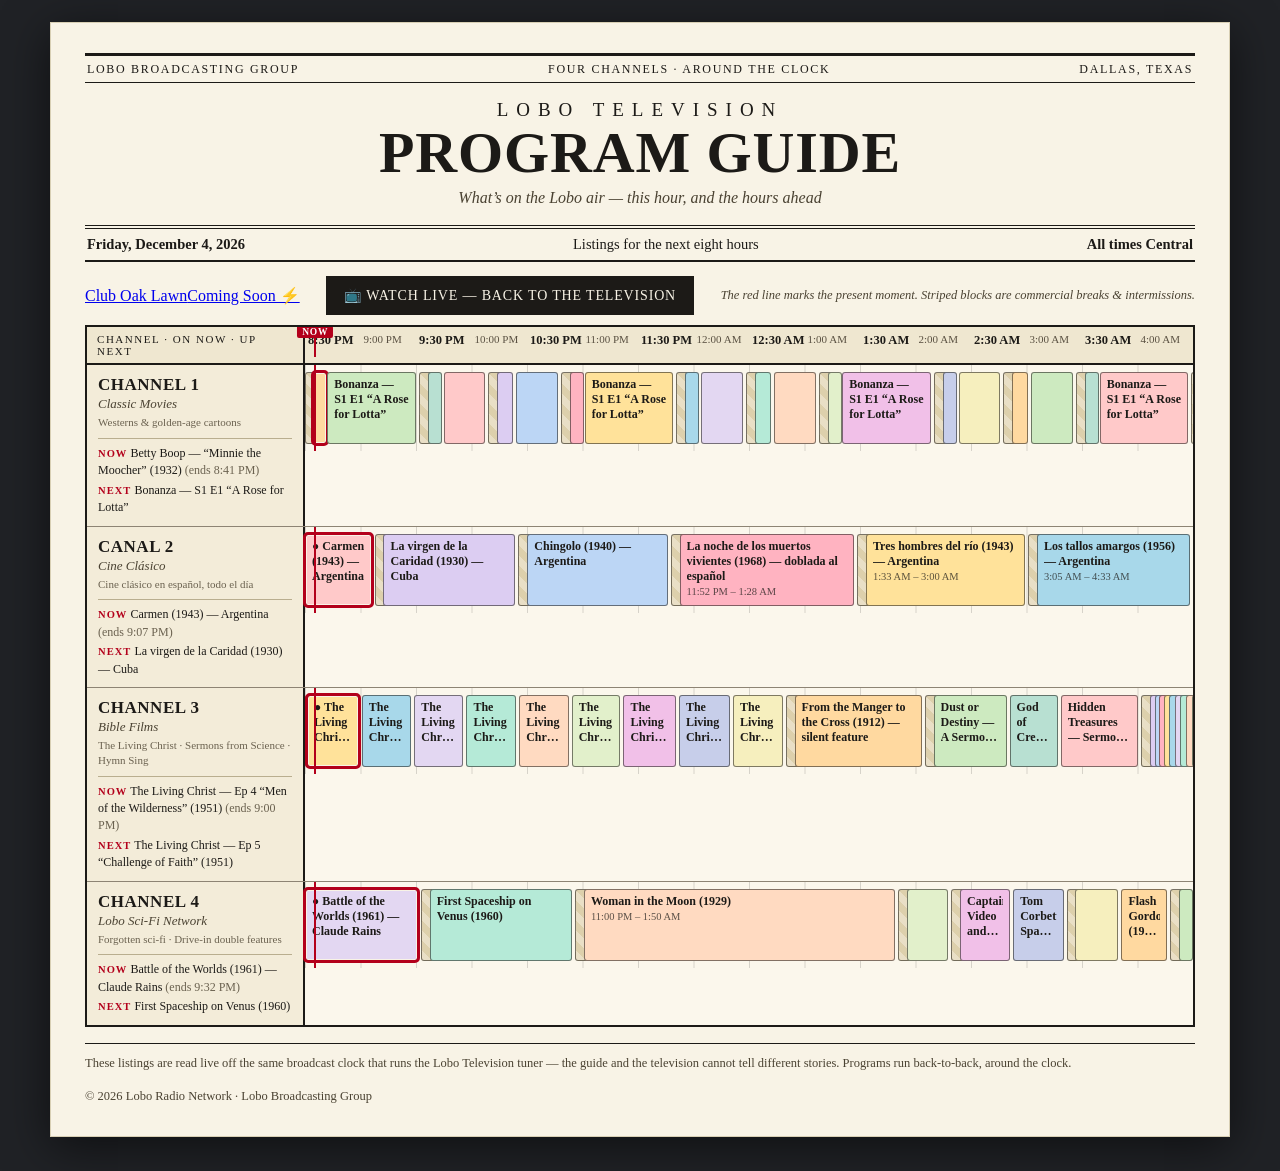
<file: guide.html>
<!DOCTYPE html>
<html lang="en">
<head>
<meta charset="utf-8">
<meta name="viewport" content="width=device-width, initial-scale=1">
<title>Lobo Television — Program Guide · loboradio.com</title>
<meta name="description" content="The Lobo Television program guide: what is on Channels 1–4 right now and for the next eight hours — classic movies, cine clásico, Bible films and the Lobo Sci-Fi Network. All times Central.">
<link rel="icon" type="image/png" sizes="192x192" href="icon-192.png">
<style>
  * { box-sizing: border-box; }
  body { margin:0; background:#202226; font-family: Georgia, 'Times New Roman', Times, serif; color:#1c1a17; }
  .sheet { max-width:1180px; margin:22px auto 34px; background:#f8f3e6; padding:30px 34px 30px;
           box-shadow:0 10px 44px rgba(0,0,0,.55); border:1px solid #d8cfb4; }
  .kicker { display:flex; justify-content:space-between; gap:12px; font-size:12px; letter-spacing:.14em;
            text-transform:uppercase; border-top:3px solid #1c1a17; border-bottom:1px solid #1c1a17;
            padding:6px 2px 5px; }
  .masthead { text-align:center; padding:16px 0 4px; }
  .masthead .brand { font-size:19px; letter-spacing:.42em; text-transform:uppercase; }
  .masthead h1 { margin:2px 0 0; font-size:58px; line-height:1.02; font-weight:900; letter-spacing:.015em;
                 text-transform:uppercase; }
  .masthead .sub { margin-top:7px; font-style:italic; font-size:16px; color:#4a4232; }
  .dateline { display:flex; justify-content:space-between; gap:12px; flex-wrap:wrap; margin-top:14px;
              border-top:4px double #1c1a17; border-bottom:2px solid #1c1a17; padding:7px 2px;
              font-size:14.5px; }
  .dateline .date { font-weight:bold; }
  .backrow { margin:14px 0 4px; display:flex; justify-content:space-between; gap:12px; flex-wrap:wrap; align-items:center; }
  .backbtn { display:inline-block; background:#1c1a17; color:#f8f3e6; text-decoration:none; padding:9px 16px;
             font-size:14px; letter-spacing:.06em; border:2px solid #1c1a17; }
  .backbtn:hover { background:#b3001b; border-color:#b3001b; }
  .legend { font-size:12.5px; font-style:italic; color:#4a4232; }
  .gridwrap { margin-top:10px; overflow-x:auto; border:2px solid #1c1a17; background:#fbf7ec; }
  .gridin { min-width:880px; }
  .timerow { display:flex; border-bottom:2px solid #1c1a17; background:#efe7d0; }
  .corner { flex:0 0 218px; padding:6px 10px; font-size:11px; letter-spacing:.14em; text-transform:uppercase;
            border-right:2px solid #1c1a17; display:flex; align-items:center; }
  .timehead { position:relative; flex:1; height:30px; }
  .timehead .tick { position:absolute; top:6px; transform:translateX(3px); font-size:11px; color:#5a5142; white-space:nowrap; }
  .timehead .tick.hour { font-size:12.5px; font-weight:bold; color:#1c1a17; }
  .row { display:flex; border-bottom:1px solid #8d8474; }
  .row:last-child { border-bottom:none; }
  .chlabel { flex:0 0 218px; padding:10px 11px 9px; border-right:2px solid #1c1a17; background:#f3ecd9; }
  .chname { font-size:17px; font-weight:900; letter-spacing:.03em; }
  .chsub { font-size:13px; font-style:italic; color:#4a4232; margin-top:1px; }
  .chtag { font-size:11px; color:#6b6250; margin-top:3px; line-height:1.35; }
  .nn { margin-top:8px; font-size:12px; line-height:1.45; border-top:1px solid #b9ae8f; padding-top:6px; }
  .nnlab { font-weight:900; color:#b3001b; font-size:10.5px; letter-spacing:.1em; }
  .nnend { color:#6b6250; }
  .track { position:relative; flex:1; height:86px;
           background-image:linear-gradient(to right, rgba(28,26,23,.16) 1px, transparent 1px);
           background-size:6.25% 100%; }
  .blk { position:absolute; top:7px; bottom:7px; border:1px solid rgba(28,26,23,.55); border-radius:3px;
         padding:4px 6px; overflow:hidden; }
  .blk .btitle { font-size:12px; font-weight:bold; line-height:1.25; display:-webkit-box; -webkit-line-clamp:3;
                 -webkit-box-orient:vertical; overflow:hidden; }
  .blk .btime { font-size:10.5px; color:rgba(28,26,23,.72); margin-top:2px; }
  .blk.brk { background:repeating-linear-gradient(45deg,#e9dfc6 0 7px,#ddd0ac 7px 14px); color:#4a4232; }
  .blk.brk .btitle { font-weight:normal; font-style:italic; font-size:11px; }
  .blk.onair { outline:3px solid #b3001b; outline-offset:-1px; box-shadow:0 0 0 1px #f8f3e6 inset; }
  .nowline { position:absolute; top:0; bottom:0; width:2px; background:#b3001b; z-index:6; pointer-events:none; }
  .nowline.headflag { background:#b3001b; width:2px; }
  .nowline.headflag span { position:absolute; top:-1px; left:50%; transform:translateX(-50%); background:#b3001b;
                           color:#fff; font-size:9.5px; font-weight:bold; letter-spacing:.08em; padding:1px 5px; border-radius:2px; }
  .colophon { margin-top:16px; border-top:1px solid #1c1a17; padding-top:10px; font-size:12.5px; color:#4a4232;
              line-height:1.55; display:flex; justify-content:space-between; gap:14px; flex-wrap:wrap; }
  @media (max-width:640px){
    .sheet { padding:18px 14px 22px; margin:10px; }
    .masthead h1 { font-size:36px; }
    .masthead .brand { letter-spacing:.24em; font-size:15px; }
  }
</style>
</head>
<body>
<div class="sheet">
  <div class="kicker"><span>Lobo Broadcasting Group</span><span>Four Channels · Around the Clock</span><span>Dallas, Texas</span></div>
  <div class="masthead">
    <div class="brand">Lobo Television</div>
    <h1>Program Guide</h1>
    <div class="sub">What&rsquo;s on the Lobo air &mdash; this hour, and the hours ahead</div>
  </div>
  <div class="dateline"><span class="date" id="dateline">&mdash;</span><span>Listings for the next eight hours</span><span><strong>All times Central</strong></span></div>
  <div class="backrow">
    <a class="tab" href="club.html"><span class="stname">Club Oak Lawn</span><span class="stlive">Coming Soon ⚡</span></a><a class="backbtn" href="tv.html">&#128250; WATCH LIVE &mdash; BACK TO THE TELEVISION</a>
    <span class="legend">The red line marks the present moment. Striped blocks are commercial breaks &amp; intermissions.</span>
  </div>
  <div class="gridwrap"><div class="gridin">
    <div class="timerow"><div class="corner">Channel &middot; On Now &middot; Up Next</div><div class="timehead" id="timehead"></div></div>
    <div class="row">
      <div class="chlabel"><div class="chname">CHANNEL 1</div><div class="chsub">Classic Movies</div><div class="chtag">Westerns &amp; golden-age cartoons</div><div class="nn" id="now1"></div><div class="nn" id="next1" style="border-top:none;margin-top:2px;padding-top:0"></div></div>
      <div class="track" id="track1"></div>
    </div>
    <div class="row">
      <div class="chlabel"><div class="chname">CANAL 2</div><div class="chsub">Cine Cl&aacute;sico</div><div class="chtag">Cine cl&aacute;sico en espa&ntilde;ol, todo el d&iacute;a</div><div class="nn" id="now2"></div><div class="nn" id="next2" style="border-top:none;margin-top:2px;padding-top:0"></div></div>
      <div class="track" id="track2"></div>
    </div>
    <div class="row">
      <div class="chlabel"><div class="chname">CHANNEL 3</div><div class="chsub">Bible Films</div><div class="chtag">The Living Christ &middot; Sermons from Science &middot; Hymn Sing</div><div class="nn" id="now3"></div><div class="nn" id="next3" style="border-top:none;margin-top:2px;padding-top:0"></div></div>
      <div class="track" id="track3"></div>
    </div>
    <div class="row">
      <div class="chlabel"><div class="chname">CHANNEL 4</div><div class="chsub">Lobo Sci-Fi Network</div><div class="chtag">Forgotten sci-fi &middot; Drive-in double features</div><div class="nn" id="now4"></div><div class="nn" id="next4" style="border-top:none;margin-top:2px;padding-top:0"></div></div>
      <div class="track" id="track4"></div>
    </div>
  </div></div>
  <div class="colophon">
    <span>These listings are read live off the same broadcast clock that runs the Lobo Television tuner &mdash; the guide and the television cannot tell different stories. Programs run back-to-back, around the clock.</span>
    <span>&copy; 2026 Lobo Radio Network &middot; Lobo Broadcasting Group</span>
  </div>
</div>
<script>
const POD = [
  { type:'ad', title:'Mustang Dallas — station promo', src:'assets/spots/spot-mustang-promo.mp4', dur:8 },
  { type:'ad', title:'Jeno’s Pizza Rolls — with The Lone Ranger (1968)', src:'https://archive.org/download/1968JenosPizzaRollsWithTheLoneRanger/1968%20Jeno%27s%20Pizza%20Rolls%20with%20The%20Lone%20Ranger.mp4', dur:61 },
  { type:'ad', title:'Cowboy Revolution — a word from our sponsor', src:'assets/spots/spot-cowboy-tumbler.mp4', dur:5 },
  { type:'ad', title:'Roy Rogers Quick Shooter Hat — classic commercial (1961)', src:'https://archive.org/download/1961RoyRogersQuickShooterHat/1961%20Roy%20Rogers%20Quick%20Shooter%20Hat.mp4', dur:50 },
  { type:'ad', title:'Lobo Arcade — High Noon Shootout', src:'assets/spots/spot-high-noon.mp4', dur:5 },
  { type:'ad', title:'Kellogg’s Corn Flakes — Flying Superman offer (1955)', src:'https://archive.org/download/1955FlyingSupermanFromKelloggsCornFlakes/1955%20Flying%20Superman%20from%20Kellogg%27s%20Corn%20Flakes.mp4', dur:61 },
  { type:'ad', title:'Cowboy Revolution — a word from our sponsor', src:'assets/spots/spot-cowboy-tumbler.mp4', dur:5 },
  { type:'ad', title:'Jeno’s Pizza Rolls — classic commercial (1972)', src:'https://archive.org/download/jenos-pizza-rolls-commercial-lone-ranger/JenosPizzaRolls-Commercial-LoneRanger.mp4', dur:65 },
  { type:'ad', title:'Kellogg’s Sugar Frosted Flakes — classic commercial (1976)', src:'https://archive.org/download/KelloggsSugarFrostedFlakesCereal1976/Kellogg%27s%20Sugar%20Frosted%20Flakes%20Cereal%20(1976).mp4', dur:30 }
];
const LIBRARY = [
  { type:'show', group:'THE LONE RANGER', title:'The Lone Ranger — “Enter the Lone Ranger” (1949)', src:'https://archive.org/download/EnterTheLoneRanger/EnterTheLoneRanger_512kb.mp4', dur:4148 },
  { type:'show', group:'THE LONE RANGER', title:'The Lone Ranger — “The Lone Ranger Fights On” (1949)', src:'https://archive.org/download/the-lone-ranger-1949-s-01-e-02-the-lone-ranger-fights-on/The%20Lone%20Ranger%201949%20%28S01E02%29%20The%20Lone%20Ranger%20Fights%20on.mp4', dur:1455 },
  { type:'show', group:'JOHN WAYNE — FEATURE FILMS', title:'Angel and the Badman (1947) — John Wayne & Gail Russell', src:'https://archive.org/download/angel-and-the-badman-1947/Angel%20and%20the%20Badman%20(1947).ia.mp4', dur:6007 },
  { type:'show', group:'JOHN WAYNE — FEATURE FILMS', title:'Blue Steel (1934) — John Wayne & Gabby Hayes', src:'https://archive.org/download/BlueSteel/BlueSteel_512kb.mp4', dur:3256 },
  { type:'show', group:'GOLDEN-AGE CARTOONS', title:'Superman — “The Mad Scientist” (1941)', src:'https://archive.org/download/mad-scientist-superman-fleischer/The%20Mad%20Scientist%20%7C%20Superman%20Fleischer%20Studios%20Cartoon%20%7C%2016mm.mp4', dur:609 },
  { type:'show', group:'GOLDEN-AGE CARTOONS', title:'Betty Boop — “Minnie the Moocher” (1932)', src:'https://archive.org/download/bb_minnie_the_moocher_201805/bb_minnie_the_moocher.mp4', dur:467 },
  { type:'show', group:'GOLDEN-AGE CARTOONS', title:'Bugs Bunny — “Falling Hare” (1943)', src:'https://archive.org/download/falling-hare-1943/Falling%20Hare%20(1943).mp4', dur:512 },
  { type:'show', group:'GOLDEN-AGE CARTOONS', title:'Popeye — “Popeye Meets Sindbad the Sailor” (1936)', src:'https://archive.org/download/popeye-the-sailor-meets-sindbad-the-sailor-1936/Popeye%20the%20Sailor%20Meets%20Sindbad%20the%20Sailor%20(1936).mp4', dur:993 },
  { type:'show', group:'GOLDEN-AGE CARTOONS', title:'Woody Woodpecker — “Pantry Panic” (1941)', src:'https://archive.org/download/pantry-panic/Pantry%20Panic%20(1941).mp4', dur:418 },
  { type:'show', group:'BONANZA — TV SERIES', title:'Bonanza — S1 E1 “A Rose for Lotta”', src:'https://archive.org/download/BONANZA-EPISODEONE/a36043401b0ce238a700820ee470bcf05a9acfcc.mp4', dur:2975 },
  { type:'show', group:'BONANZA — TV SERIES', title:'Bonanza — S1 E19 “The Gunmen”', src:'https://archive.org/download/bonanzapd/Bonanza%20s01e19%20THE%20GUNMEN.mp4', dur:2896 },
  { type:'show', group:'BONANZA — TV SERIES', title:'Bonanza — S1 E20 “The Fear Merchants”', src:'https://archive.org/download/bonanzapd/Bonanza%20s01e20%20THE%20FEAR%20MERCHANTS.mp4', dur:2894 },
  { type:'show', group:'BONANZA — TV SERIES', title:'Bonanza — S1 E21 “The Spanish Grant”', src:'https://archive.org/download/bonanzapd/Bonanza%20s01e21%20THE%20SPANISH%20GRANT.mp4', dur:2892 },
  { type:'show', group:'BONANZA — TV SERIES', title:'Bonanza — S1 E22 “Blood on the Land”', src:'https://archive.org/download/bonanzapd/Bonanza%20s01e22%20BLOOD%20ON%20THE%20LAND.mp4', dur:2884 },
  { type:'show', group:'BONANZA — TV SERIES', title:'Bonanza — S1 E23 “Desert Justice”', src:'https://archive.org/download/bonanzapd/Bonanza%20s01e23%20DESERT%20JUSTICE.mp4', dur:2897 },
  { type:'show', group:'BONANZA — TV SERIES', title:'Bonanza — S1 E24 “The Stranger”', src:'https://archive.org/download/bonanzapd/Bonanza%20s01e24%20THE%20STRANGER.mp4', dur:2893 },
  { type:'show', group:'BONANZA — TV SERIES', title:'Bonanza — S1 E25 “Escape to Ponderosa”', src:'https://archive.org/download/bonanzapd/Bonanza%20s01e25%20ESCAPE%20TO%20PONDEROSA.mp4', dur:2893 },
  { type:'show', group:'BONANZA — TV SERIES', title:'Bonanza — S1 E26 “The Avenger”', src:'https://archive.org/download/bonanzapd/Bonanza%20s01e26%20THE%20AVENGER.mp4', dur:2895 },
  { type:'show', group:'BONANZA — TV SERIES', title:'Bonanza — S1 E27 “The Last Trophy”', src:'https://archive.org/download/bonanzapd/Bonanza%20s01e27%20THE%20LAST%20TROPHY.mp4', dur:2893 },
  { type:'show', group:'BONANZA — TV SERIES', title:'Bonanza — S1 E28 “San Francisco”', src:'https://archive.org/download/bonanzapd/Bonanza%20s01e28%20SAN%20FRANCISCO.mp4', dur:2893 },
  { type:'show', group:'BONANZA — TV SERIES', title:'Bonanza — S1 E30 “Feet of Clay”', src:'https://archive.org/download/bonanzapd/Bonanza%20s01e30%20FEET%20OF%20CLAY.mp4', dur:2891 },
  { type:'show', group:'BONANZA — TV SERIES', title:'Bonanza — S1 E31 “Dark Star”', src:'https://archive.org/download/bonanzapd/Bonanza%20s01e31%20DARK%20STAR.mp4', dur:2891 },
  { type:'show', group:'BONANZA — TV SERIES', title:'Bonanza — S1 E32 “Death at Dawn”', src:'https://archive.org/download/bonanzapd/Bonanza%20s01e32%20DEATH%20AT%20DAWN.mp4', dur:2894 },
  { type:'show', group:'BONANZA — TV SERIES', title:'Bonanza — S2 E1 “Showdown”', src:'https://archive.org/download/bonanzapd/Bonanza%20s02e01%20SHOWDOWN.mp4', dur:2932 },
  { type:'show', group:'BONANZA — TV SERIES', title:'Bonanza — S2 E2 “The Mission”', src:'https://archive.org/download/bonanzapd/Bonanza%20s02e02%20THE%20MISSION%20%5B360p%5D.mp4', dur:2912 },
  { type:'show', group:'BONANZA — TV SERIES', title:'Bonanza — S2 E3 “Badge Without Honor”', src:'https://archive.org/download/bonanzapd/Bonanza%20s02e03%20BADGE%20WITHOUT%20HONOR.mp4', dur:2893 },
  { type:'show', group:'BONANZA — TV SERIES', title:'Bonanza — S2 E4 “The Mill”', src:'https://archive.org/download/bonanzapd/Bonanza%20s02e04%20THE%20MILL.mp4', dur:2888 },
  { type:'show', group:'BONANZA — TV SERIES', title:'Bonanza — S2 E6 “Denver McKee”', src:'https://archive.org/download/bonanzapd/Bonanza%20s02e06%20DENVER%20MCKEE.mp4', dur:2890 },
  { type:'show', group:'BONANZA — TV SERIES', title:'Bonanza — S2 E10 “The Last Viking”', src:'https://archive.org/download/bonanzapd/Bonanza%20s02e10%20THE%20LAST%20VIKING.mp4', dur:2891 },
  { type:'show', group:'BONANZA — TV SERIES', title:'Bonanza — S2 E11 “The Trail Gang”', src:'https://archive.org/download/bonanzapd/Bonanza%20s02e11%20THE%20TRAIL%20GANG.mp4', dur:2889 },
  { type:'show', group:'BONANZA — TV SERIES', title:'Bonanza — S2 E12 “The Savage”', src:'https://archive.org/download/bonanzapd/Bonanza%20s02e12%20THE%20SAVAGE.mp4', dur:2891 },
  { type:'show', group:'BONANZA — TV SERIES', title:'Bonanza — S2 E13 “Silent Thunder”', src:'https://archive.org/download/bonanzapd/Bonanza%20s02e13%20SILENT%20THUNDER.mp4', dur:2891 },
  { type:'show', group:'BONANZA — TV SERIES', title:'Bonanza — S2 E14 “The Ape”', src:'https://archive.org/download/bonanzapd/Bonanza%20s02e14%20THE%20APE.mp4', dur:2892 },
  { type:'show', group:'BONANZA — TV SERIES', title:'Bonanza — S2 E15 “The Blood Line”', src:'https://archive.org/download/bonanzapd/Bonanza%20s02e15%20THE%20BLOOD%20LINE.mp4', dur:2891 },
  { type:'show', group:'THE CISCO KID — TV SERIES', title:'The Cisco Kid — S1 E1', src:'https://archive.org/download/TheCiscoKidpublicdomain/The_Cisco_Kid_s01e01.mp4', dur:1463 },
  { type:'show', group:'THE CISCO KID — TV SERIES', title:'The Cisco Kid — S1 E3', src:'https://archive.org/download/TheCiscoKidpublicdomain/The_Cisco_Kid_s01e03.mp4', dur:1502 },
  { type:'show', group:'THE CISCO KID — TV SERIES', title:'The Cisco Kid — S1 E4', src:'https://archive.org/download/TheCiscoKidpublicdomain/The_Cisco_Kid_s01e04.mp4', dur:1490 },
  { type:'show', group:'THE CISCO KID — TV SERIES', title:'The Cisco Kid — S1 E5', src:'https://archive.org/download/TheCiscoKidpublicdomain/The_Cisco_Kid_s01e05.mp4', dur:1599 },
  { type:'show', group:'THE CISCO KID — TV SERIES', title:'The Cisco Kid — S1 E6', src:'https://archive.org/download/TheCiscoKidpublicdomain/The_Cisco_Kid_s01e06.mp4', dur:1487 },
  { type:'show', group:'THE CISCO KID — TV SERIES', title:'The Cisco Kid — S1 E7', src:'https://archive.org/download/TheCiscoKidpublicdomain/The_Cisco_Kid_s01e07.mp4', dur:1441 },
  { type:'show', group:'THE CISCO KID — TV SERIES', title:'The Cisco Kid — S1 E8', src:'https://archive.org/download/TheCiscoKidpublicdomain/The_Cisco_Kid_s01e08.mp4', dur:1472 },
  { type:'show', group:'THE CISCO KID — TV SERIES', title:'The Cisco Kid — S1 E9', src:'https://archive.org/download/TheCiscoKidpublicdomain/The_Cisco_Kid_s01e09.mp4', dur:1483 },
  { type:'show', group:'THE CISCO KID — TV SERIES', title:'The Cisco Kid — S1 E10', src:'https://archive.org/download/TheCiscoKidpublicdomain/The_Cisco_Kid_s01e10.mp4', dur:1583 },
  { type:'show', group:'THE CISCO KID — TV SERIES', title:'The Cisco Kid — S1 E12', src:'https://archive.org/download/TheCiscoKidpublicdomain/The_Cisco_Kid_s01e12.mp4', dur:1513 },
  { type:'show', group:'THE CISCO KID — TV SERIES', title:'The Cisco Kid — S1 E15', src:'https://archive.org/download/TheCiscoKidpublicdomain/The_Cisco_Kid_s01e15.mp4', dur:1500 },
  { type:'show', group:'THE CISCO KID — TV SERIES', title:'The Cisco Kid — S1 E16', src:'https://archive.org/download/TheCiscoKidpublicdomain/The_Cisco_Kid_s01e16.mp4', dur:1500 },
  { type:'show', group:'THE CISCO KID — TV SERIES', title:'The Cisco Kid — S1 E17', src:'https://archive.org/download/TheCiscoKidpublicdomain/The_Cisco_Kid_s01e17.mp4', dur:1482 },
  { type:'show', group:'THE CISCO KID — TV SERIES', title:'The Cisco Kid — S1 E18', src:'https://archive.org/download/TheCiscoKidpublicdomain/The_Cisco_Kid_s01e18.mp4', dur:1493 },
  { type:'show', group:'THE CISCO KID — TV SERIES', title:'The Cisco Kid — S1 E19', src:'https://archive.org/download/TheCiscoKidpublicdomain/The_Cisco_Kid_s01e19.mp4', dur:1469 },
  { type:'show', group:'THE CISCO KID — TV SERIES', title:'The Cisco Kid — S1 E20', src:'https://archive.org/download/TheCiscoKidpublicdomain/The_Cisco_Kid_s01e20.mp4', dur:1491 },
  { type:'show', group:'THE CISCO KID — TV SERIES', title:'The Cisco Kid — S1 E21', src:'https://archive.org/download/TheCiscoKidpublicdomain/The_Cisco_Kid_s01e21.mp4', dur:1481 },
  { type:'show', group:'THE CISCO KID — TV SERIES', title:'The Cisco Kid — S1 E22', src:'https://archive.org/download/TheCiscoKidpublicdomain/The_Cisco_Kid_s01e22.mp4', dur:1499 },
  { type:'show', group:'THE CISCO KID — TV SERIES', title:'The Cisco Kid — S1 E23', src:'https://archive.org/download/TheCiscoKidpublicdomain/The_Cisco_Kid_s01e23.mp4', dur:1479 },
  { type:'show', group:'THE CISCO KID — TV SERIES', title:'The Cisco Kid — S1 E24', src:'https://archive.org/download/TheCiscoKidpublicdomain/The_Cisco_Kid_s01e24.mp4', dur:1492 },
  { type:'show', group:'THE CISCO KID — TV SERIES', title:'The Cisco Kid — S1 E26', src:'https://archive.org/download/TheCiscoKidpublicdomain/The_Cisco_Kid_s01e26.mp4', dur:1492 },
  { type:'show', group:'THE CISCO KID — TV SERIES', title:'The Cisco Kid — S2 E1', src:'https://archive.org/download/TheCiscoKidpublicdomain/The_Cisco_Kid_s02e01.mp4', dur:1499 },
  { type:'show', group:'THE CISCO KID — TV SERIES', title:'The Cisco Kid — S2 E2', src:'https://archive.org/download/TheCiscoKidpublicdomain/The_Cisco_Kid_s02e02.mp4', dur:1462 },
  { type:'show', group:'THE CISCO KID — TV SERIES', title:'The Cisco Kid — S2 E7', src:'https://archive.org/download/TheCiscoKidpublicdomain/The_Cisco_Kid_s02e07.mp4', dur:1578 },
  { type:'show', group:'THE CISCO KID — TV SERIES', title:'The Cisco Kid — S2 E11', src:'https://archive.org/download/TheCiscoKidpublicdomain/The_Cisco_Kid_s02e11.mp4', dur:1585 },
  { type:'show', group:'THE CISCO KID — TV SERIES', title:'The Cisco Kid — S2 E14', src:'https://archive.org/download/TheCiscoKidpublicdomain/The_Cisco_Kid_s02e14.mp4', dur:1588 },
  { type:'show', group:'THE CISCO KID — TV SERIES', title:'The Cisco Kid — S2 E15', src:'https://archive.org/download/TheCiscoKidpublicdomain/The_Cisco_Kid_s02e15.mp4', dur:1574 },
  { type:'show', group:'THE CISCO KID — TV SERIES', title:'The Cisco Kid — S2 E21', src:'https://archive.org/download/TheCiscoKidpublicdomain/The_Cisco_Kid_s02e21.mp4', dur:1499 },
  { type:'show', group:'THE CISCO KID — TV SERIES', title:'The Cisco Kid — S2 E22', src:'https://archive.org/download/TheCiscoKidpublicdomain/The_Cisco_Kid_s02e22.mp4', dur:1501 },
  { type:'show', group:'THE CISCO KID — TV SERIES', title:'The Cisco Kid — S2 E23', src:'https://archive.org/download/TheCiscoKidpublicdomain/The_Cisco_Kid_s02e23.mp4', dur:1463 },
  { type:'show', group:'THE CISCO KID — TV SERIES', title:'The Cisco Kid — S2 E24', src:'https://archive.org/download/TheCiscoKidpublicdomain/The_Cisco_Kid_s02e24.mp4', dur:1582 },
  { type:'show', group:'THE CISCO KID — TV SERIES', title:'The Cisco Kid — “Spanish Dagger”', src:'https://archive.org/download/CiscoKidSpanishDagger512kb/CiscoKid%20SpanishDagger%20512kb.mp4', dur:1575 },
  { type:'show', group:'THE ROY ROGERS SHOW — TV SERIES', title:'The Roy Rogers Show — S1 E1 “Jailbreak”', src:'https://archive.org/download/theroyrogersshow/The%20Roy%20Rogers%20Show%20s01e01%20Jailbreak.mp4', dur:1555 },
  { type:'show', group:'THE ROY ROGERS SHOW — TV SERIES', title:'The Roy Rogers Show — S1 E3 “The Set-Up”', src:'https://archive.org/download/theroyrogersshow/The%20Roy%20Rogers%20Show%20s01e03%20The%20Set-Up.mp4', dur:1531 },
  { type:'show', group:'THE ROY ROGERS SHOW — TV SERIES', title:'The Roy Rogers Show — S1 E4 “The Treasure of Howling Dog Canyon”', src:'https://archive.org/download/theroyrogersshow/The%20Roy%20Rogers%20Show%20s01e04%20The%20Treasure%20of%20Howling%20Dog%20Canyon.mp4', dur:1540 },
  { type:'show', group:'THE ROY ROGERS SHOW — TV SERIES', title:'The Roy Rogers Show — S1 E5 “The Train Robbery”', src:'https://archive.org/download/theroyrogersshow/The%20Roy%20Rogers%20Show%20s01e05%20The%20Train%20Robbery.mp4', dur:1542 },
  { type:'show', group:'THE ROY ROGERS SHOW — TV SERIES', title:'The Roy Rogers Show — S1 E6 “Badman\'s Brother”', src:'https://archive.org/download/theroyrogersshow/The%20Roy%20Rogers%20Show%20s01e06%20Badman%27s%20Brother.mp4', dur:1557 },
  { type:'show', group:'THE ROY ROGERS SHOW — TV SERIES', title:'The Roy Rogers Show — S1 E7 “The Outlaws Girl”', src:'https://archive.org/download/theroyrogersshow/The%20Roy%20Rogers%20Show%20s01e07%20The%20Outlaws%20Girl.mp4', dur:1543 },
  { type:'show', group:'THE ROY ROGERS SHOW — TV SERIES', title:'The Roy Rogers Show — S1 E8 “Desert Fugitive”', src:'https://archive.org/download/theroyrogersshow/The%20Roy%20Rogers%20Show%20s01e08%20Desert%20Fugitive.mp4', dur:1555 },
  { type:'show', group:'THE ROY ROGERS SHOW — TV SERIES', title:'The Roy Rogers Show — S1 E9 “Outlaws Town”', src:'https://archive.org/download/theroyrogersshow/The%20Roy%20Rogers%20Show%20s01e09%20Outlaws%20Town.mp4', dur:1506 },
  { type:'show', group:'THE ROY ROGERS SHOW — TV SERIES', title:'The Roy Rogers Show — S1 E10 “Unwilling Outlaw”', src:'https://archive.org/download/theroyrogersshow/The%20Roy%20Rogers%20Show%20s01e10%20Unwilling%20Outlaw.mp4', dur:1466 },
  { type:'show', group:'THE ROY ROGERS SHOW — TV SERIES', title:'The Roy Rogers Show — S1 E11 “Dead Mens Hills”', src:'https://archive.org/download/theroyrogersshow/The%20Roy%20Rogers%20Show%20s01e11%20Dead%20Mens%20Hiills.mp4', dur:1547 },
  { type:'show', group:'THE ROY ROGERS SHOW — TV SERIES', title:'The Roy Rogers Show — S1 E12 “The Ministers Son”', src:'https://archive.org/download/theroyrogersshow/The%20Roy%20Rogers%20Show%20s01e12%20The%20Ministers%20Son.mp4', dur:1523 },
  { type:'show', group:'THE ROY ROGERS SHOW — TV SERIES', title:'The Roy Rogers Show — S1 E13 “Ghost Gulch”', src:'https://archive.org/download/theroyrogersshow/The%20Roy%20Rogers%20Show%20s01e13%20Ghost%20Gulch.mp4', dur:1545 },
  { type:'show', group:'THE ROY ROGERS SHOW — TV SERIES', title:'The Roy Rogers Show — S1 E14 “Ride in the Death Wagon”', src:'https://archive.org/download/theroyrogersshow/The%20Roy%20Rogers%20Show%20s01e14%20Ride%20in%20the%20Death%20Wagon.mp4', dur:1548 },
  { type:'show', group:'THE ROY ROGERS SHOW — TV SERIES', title:'The Roy Rogers Show — S1 E15 “Peril from the Past”', src:'https://archive.org/download/theroyrogersshow/The%20Roy%20Rogers%20Show%20s01e15%20Peril%20from%20the%20Past.mp4', dur:1538 },
  { type:'show', group:'THE ROY ROGERS SHOW — TV SERIES', title:'The Roy Rogers Show — S1 E18 “The Hermits Secret”', src:'https://archive.org/download/theroyrogersshow/The%20Roy%20Rogers%20Show%20s01e18%20The%20Hermits%20Secret.mp4', dur:1506 },
  { type:'show', group:'THE ROY ROGERS SHOW — TV SERIES', title:'The Roy Rogers Show — S1 E20 “Ghost Town Gold”', src:'https://archive.org/download/theroyrogersshow/The%20Roy%20Rogers%20Show%20s01e20%20Ghost%20Town%20Gold.mp4', dur:1545 },
  { type:'show', group:'THE ROY ROGERS SHOW — TV SERIES', title:'The Roy Rogers Show — S1 E23 “Flying Bullets”', src:'https://archive.org/download/theroyrogersshow/The%20Roy%20Rogers%20Show%20s01e23%20Flying%20Bullets.mp4', dur:1551 },
  { type:'show', group:'THE ROY ROGERS SHOW — TV SERIES', title:'The Roy Rogers Show — S2 E1 “Death Medicine”', src:'https://archive.org/download/theroyrogersshow/The%20Roy%20Rogers%20Show%20s02e01%20Death%20Medicine.mp4', dur:1549 },
  { type:'show', group:'THE ROY ROGERS SHOW — TV SERIES', title:'The Roy Rogers Show — S2 E5 “Go for Your Gun”', src:'https://archive.org/download/theroyrogersshow/The%20Roy%20Rogers%20Show%20s02e05%20Go%20for%20Your%20Gun.mp4', dur:1536 },
  { type:'show', group:'THE ROY ROGERS SHOW — TV SERIES', title:'The Roy Rogers Show — S2 E7 “Blind Justice”', src:'https://archive.org/download/theroyrogersshow/The%20Roy%20Rogers%20Show%20s02e07%20Blind%20Justice.mp4', dur:1555 },
  { type:'show', group:'THE ROY ROGERS SHOW — TV SERIES', title:'The Roy Rogers Show — S2 E8 “The Knockout”', src:'https://archive.org/download/theroyrogersshow/The%20Roy%20Rogers%20Show%20s02e08%20The%20Knockout.mp4', dur:1556 },
  { type:'show', group:'THE ROY ROGERS SHOW — TV SERIES', title:'The Roy Rogers Show — S2 E9 “Run-A-Round”', src:'https://archive.org/download/theroyrogersshow/The%20Roy%20Rogers%20Show%20s02e09%20Run-A-Round.mp4', dur:1555 },
  { type:'show', group:'THE ROY ROGERS SHOW — TV SERIES', title:'The Roy Rogers Show — S2 E10 “Phantom Rustlers”', src:'https://archive.org/download/theroyrogersshow/The%20Roy%20Rogers%20Show%20s02e10%20Phantom%20Rustlers.mp4', dur:1557 },
  { type:'show', group:'THE ROY ROGERS SHOW — TV SERIES', title:'The Roy Rogers Show — S2 E11 “Loaded Guns”', src:'https://archive.org/download/theroyrogersshow/The%20Roy%20Rogers%20Show%20s02e11%20Loaded%20Guns.mp4', dur:1553 },
  { type:'show', group:'THE ROY ROGERS SHOW — TV SERIES', title:'The Roy Rogers Show — S2 E15 “Money to Burn”', src:'https://archive.org/download/theroyrogersshow/The%20Roy%20Rogers%20Show%20s02e15%20Money%20to%20Burn.mp4', dur:1544 },
  { type:'show', group:'THE ROY ROGERS SHOW — TV SERIES', title:'The Roy Rogers Show — S3 E1 “Milliner from Medicine Creek”', src:'https://archive.org/download/theroyrogersshow/The%20Roy%20Rogers%20Show%20s03e01%20Milliner%20from%20Medicine%20Creek.mp4', dur:1537 },
  { type:'show', group:'THE ROY ROGERS SHOW — TV SERIES', title:'The Roy Rogers Show — S3 E3 “Outlaws of Paradise Valley”', src:'https://archive.org/download/theroyrogersshow/The%20Roy%20Rogers%20Show%20s03e03%20Outlaws%20of%20Paradise%20Valley.mp4', dur:1546 },
  { type:'show', group:'THE ROY ROGERS SHOW — TV SERIES', title:'The Roy Rogers Show — S3 E6 “M Stands for Murder”', src:'https://archive.org/download/theroyrogersshow/The%20Roy%20Rogers%20Show%20s03e06%20M%20Stands%20for%20Murder.mp4', dur:1537 },
  { type:'show', group:'THE ROY ROGERS SHOW — TV SERIES', title:'The Roy Rogers Show — S3 E11 “The Secret of Indian Gap”', src:'https://archive.org/download/theroyrogersshow/The%20Roy%20Rogers%20Show%20s03e11%20The%20Secret%20of%20Indian%20Gap.mp4', dur:1555 },
  { type:'show', group:'THE ROY ROGERS SHOW — TV SERIES', title:'The Roy Rogers Show — S4 E1 “The Lady Killer”', src:'https://archive.org/download/theroyrogersshow/The%20Roy%20Rogers%20Show%20s04e01%20The%20Lady%20Killer.mp4', dur:1556 },
  { type:'show', group:'THE ROY ROGERS SHOW — TV SERIES', title:'The Roy Rogers Show — S4 E6 “Hard Luck Story”', src:'https://archive.org/download/theroyrogersshow/The%20Roy%20Rogers%20Show%20s04e06%20Hard%20Luck%20Story.mp4', dur:1515 },
  { type:'show', group:'THE ROY ROGERS SHOW — TV SERIES', title:'The Roy Rogers Show — S4 E7 “Boys Day at Paradise Valley”', src:'https://archive.org/download/theroyrogersshow/The%20Roy%20Rogers%20Show%20s04e07%20Boys%20Day%20at%20Paradise%20Valley.mp4', dur:1432 },
  { type:'show', group:'THE ROY ROGERS SHOW — TV SERIES', title:'The Roy Rogers Show — S4 E8 “Bad Neighbors”', src:'https://archive.org/download/theroyrogersshow/The%20Roy%20Rogers%20Show%20s04e08%20Bad%20Neighbors.mp4', dur:1738 },
  { type:'show', group:'THE ROY ROGERS SHOW — TV SERIES', title:'The Roy Rogers Show — S4 E10 “Hidden Treasures”', src:'https://archive.org/download/theroyrogersshow/The%20Roy%20Rogers%20Show%20s04e10%20Hidden%20Treasures.mp4', dur:1309 },
  { type:'show', group:'THE ROY ROGERS SHOW — TV SERIES', title:'The Roy Rogers Show — S4 E12 “The Big Chance”', src:'https://archive.org/download/theroyrogersshow/The%20Roy%20Rogers%20Show%20s04e12%20The%20Big%20Chance.mp4', dur:1558 },
  { type:'show', group:'THE ROY ROGERS SHOW — TV SERIES', title:'The Roy Rogers Show — S4 E14 “Dead End Trail”', src:'https://archive.org/download/theroyrogersshow/The%20Roy%20Rogers%20Show%20s04e14%20Dead%20End%20Trail.mp4', dur:1246 },
  { type:'show', group:'THE ROY ROGERS SHOW — TV SERIES', title:'The Roy Rogers Show — S4 E15 “Born Fugitive”', src:'https://archive.org/download/theroyrogersshow/The%20Roy%20Rogers%20Show%20s04e15%20Born%20Fugitive.mp4', dur:1240 },
  { type:'show', group:'THE ROY ROGERS SHOW — TV SERIES', title:'The Roy Rogers Show — S4 E16 “Quick Draw”', src:'https://archive.org/download/theroyrogersshow/The%20Roy%20Rogers%20Show%20s04e16%20Quick%20Draw.mp4', dur:1514 },
  { type:'show', group:'THE ROY ROGERS SHOW — TV SERIES', title:'The Roy Rogers Show — S5 E1 “And Sudden Death”', src:'https://archive.org/download/theroyrogersshow/The%20Roy%20Rogers%20Show%20s05e01%20And%20Sudden%20Death.mp4', dur:1523 },
  { type:'show', group:'THE ROY ROGERS SHOW — TV SERIES', title:'The Roy Rogers Show — S5 E2 “Ranch War”', src:'https://archive.org/download/theroyrogersshow/The%20Roy%20Rogers%20Show%20s05e02%20Ranch%20War.mp4', dur:1543 },
  { type:'show', group:'THE ROY ROGERS SHOW — TV SERIES', title:'The Roy Rogers Show — S5 E8 “Ambush”', src:'https://archive.org/download/theroyrogersshow/The%20Roy%20Rogers%20Show%20s05e08%20Ambush.mp4', dur:1302 },
  { type:'show', group:'THE ROY ROGERS SHOW — TV SERIES', title:'The Roy Rogers Show — S5 E9 “Money is Dangerous”', src:'https://archive.org/download/theroyrogersshow/The%20Roy%20Rogers%20Show%20s05e09%20Money%20is%20Dangerous.mp4', dur:1549 },
  { type:'show', group:'THE ROY ROGERS SHOW — TV SERIES', title:'The Roy Rogers Show — S5 E11 “Horse Crazy”', src:'https://archive.org/download/theroyrogersshow/The%20Roy%20Rogers%20Show%20s05e11%20Horse%20Crazy.mp4', dur:1542 },
  { type:'show', group:'BAT MASTERSON & WILD BILL HICKOK — TV', title:'Bat Masterson — S1 E4 “Stampede at Tent City”', src:'https://archive.org/download/bat-masterson-pd/Bat%20Masterson%20-%20Stampede%20on%20Tent%20City.mp4', dur:1571 },
  { type:'show', group:'BAT MASTERSON & WILD BILL HICKOK — TV', title:'Bat Masterson — “The Fighter”', src:'https://archive.org/download/bat-masterson-pd/Bat%20Masterson%20-%20The%20Fighter.mp4', dur:1560 },
  { type:'show', group:'BAT MASTERSON & WILD BILL HICKOK — TV', title:'Wild Bill Hickok — “Dark Horse Candidate” (1952)', src:'https://archive.org/download/wild-bill-hickok-dark-horse-canidate-jan-10-1952/Wild%20Bill%20Hickok%20Dark%20Horse%20Canidate%20%20jan%2010%201952.mp4', dur:1520 },
  { type:'show', group:'JOHN WAYNE — FEATURE FILMS', title:'Riders of Destiny (1933) — John Wayne', src:'https://archive.org/download/riders-of-destiny-1933/Riders%20of%20Destiny%20(1933).mp4', dur:3167 },
  { type:'show', group:'JOHN WAYNE — FEATURE FILMS', title:'Sagebrush Trail (1933) — John Wayne', src:'https://archive.org/download/sagebrush-trail-1933/Sagebrush%20Trail%20(1933).mp4', dur:3210 },
  { type:'show', group:'JOHN WAYNE — FEATURE FILMS', title:'The Lucky Texan (1934) — John Wayne', src:'https://archive.org/download/the-lucky-texan-1934_202505/The%20Lucky%20Texan%20(1934).mp4', dur:3270 },
  { type:'show', group:'JOHN WAYNE — FEATURE FILMS', title:'West of the Divide (1934) — John Wayne', src:'https://archive.org/download/west-of-the-divide-1934/West%20of%20the%20Divide%20(1934).mp4', dur:3204 },
  { type:'show', group:'JOHN WAYNE — FEATURE FILMS', title:'The Man from Utah (1934) — John Wayne', src:'https://archive.org/download/the-man-from-utah-1934_202505/The%20Man%20from%20Utah%20(1934).mp4', dur:3087 },
  { type:'show', group:'JOHN WAYNE — FEATURE FILMS', title:'Randy Rides Alone (1934) — John Wayne', src:'https://archive.org/download/randy-rides-alone-1934_202504/Randy%20Rides%20Alone%20(1934).mp4', dur:3147 },
  { type:'show', group:'JOHN WAYNE — FEATURE FILMS', title:'The Star Packer (1934) — John Wayne', src:'https://archive.org/download/the-star-packer-1934/The%20Star%20Packer%20(1934).mp4', dur:3280 },
  { type:'show', group:'JOHN WAYNE — FEATURE FILMS', title:'The Lawless Frontier (1934) — John Wayne', src:'https://archive.org/download/the-lawless-frontier-1934_202505/The%20Lawless%20Frontier%20(1934).mp4', dur:2982 },
  { type:'show', group:'JOHN WAYNE — FEATURE FILMS', title:'’Neath the Arizona Skies (1934) — John Wayne', src:'https://archive.org/download/neathTheArizonaSkiesVideoQualityUpgrade/neathTheArizonaSkiesVideoQualityUpgrade.mp4', dur:3150 },
  { type:'show', group:'JOHN WAYNE — FEATURE FILMS', title:'Texas Terror (1935) — John Wayne', src:'https://archive.org/download/texas-terror-1935/Texas%20Terror%20(1935).mp4', dur:3090 },
  { type:'show', group:'JOHN WAYNE — FEATURE FILMS', title:'The Dawn Rider (1935) — John Wayne', src:'https://archive.org/download/the-dawn-rider-1935-john-wayne/The%20Dawn%20Rider%20(1935)%20JOHN%20WAYNE.mp4', dur:3210 },
  { type:'show', group:'JOHN WAYNE — FEATURE FILMS', title:'Paradise Canyon (1935) — John Wayne', src:'https://archive.org/download/paradise-canyon-1935/Paradise%20Canyon%20(1935).mp4', dur:3190 },
  { type:'show', group:'JOHN WAYNE — FEATURE FILMS', title:'Winds of the Wasteland (1936) — John Wayne', src:'https://archive.org/download/WINDSOFTHEWASTELANDVideoQualityUpgrade/WINDS%20OF%20THE%20WASTELAND%20video%20quality%20upgrade.mp4', dur:3272 },
  { type:'show', group:'RANDOLPH SCOTT — FEATURE FILMS', title:'To the Last Man (1933) — Randolph Scott', src:'https://archive.org/download/ZaneGreysToTheLastMan1933-RandolphScott/ZaneGreys-toTheLastMan-RandolphScott1933_512kb.mp4', dur:3954 },
  { type:'show', group:'RANDOLPH SCOTT — FEATURE FILMS', title:'Wagon Wheels (1934) — Randolph Scott', src:'https://archive.org/download/WagonWheelsZaneGreyWesternWRandolphScott.mp4/Wagon%20Wheels%20(Zane%20Grey%20Western%20w%20Randolph%20Scott).mp4.mp4', dur:3553 },
  { type:'show', group:'RANDOLPH SCOTT — FEATURE FILMS', title:'Rocky Mountain Mystery (1935) — Randolph Scott', src:'https://archive.org/download/Rocky_Mountain_Mystery_1935/Rocky_Mountain_Mystery_1935.mp4', dur:3928 },
  { type:'show', group:'RANDOLPH SCOTT — FEATURE FILMS', title:'The Thundering Herd (1933) — Randolph Scott', src:'https://archive.org/download/the-thundering-herd/The%20Thundering%20Herd.mp4', dur:3435 },
  { type:'show', group:'GARY COOPER — FEATURE FILM', title:'Fighting Caravans (1931) — Gary Cooper', src:'https://archive.org/download/fighting-caravans-1931/Fighting%20Caravans%20(1931).mp4', dur:4838 },
  { type:'show', group:'ROY ROGERS — FEATURE FILMS', title:'Under Western Stars (1938) — Roy Rogers', src:'https://archive.org/download/UnderWesternStars/UnderWesternStars_512kb.mp4', dur:3882 },
  { type:'show', group:'ROY ROGERS — FEATURE FILMS', title:'Billy the Kid Returns (1938) — Roy Rogers', src:'https://archive.org/download/billy-the-kid-returns-1938/Billy%20the%20Kid%20Returns%20(1938).mp4', dur:3203 },
  { type:'show', group:'ROY ROGERS — FEATURE FILMS', title:'Saga of Death Valley (1939) — Roy Rogers', src:'https://archive.org/download/saga-of-death-valley-1939_202402/Saga%20of%20Death%20Valley%20(1939).mp4', dur:3190 },
  { type:'show', group:'ROY ROGERS — FEATURE FILMS', title:'Days of Jesse James (1939) — Roy Rogers', src:'https://archive.org/download/days-of-jesse-james-1939/Days%20of%20Jesse%20James%20(1939).mp4', dur:3184 },
  { type:'show', group:'ROY ROGERS — FEATURE FILMS', title:'The Arizona Kid (1939) — Roy Rogers', src:'https://archive.org/download/Arizona_Kid_1939/Arizona_Kid_1939.mp4', dur:3188 },
  { type:'show', group:'GENE AUTRY — THE PHANTOM EMPIRE (1935 SERIAL)', title:'The Phantom Empire — Chapter 1 (1935)', src:'https://archive.org/download/PhantomEmpire1/Phantom%20Empire%20-%201.mp4', dur:1796 },
  { type:'show', group:'GENE AUTRY — THE PHANTOM EMPIRE (1935 SERIAL)', title:'The Phantom Empire — Chapter 2 (1935)', src:'https://archive.org/download/PhantomEmpire1/Phantom%20Empire%20-%202.mp4', dur:1197 },
  { type:'show', group:'GENE AUTRY — THE PHANTOM EMPIRE (1935 SERIAL)', title:'The Phantom Empire — Chapter 3 (1935)', src:'https://archive.org/download/PhantomEmpire1/Phantom%20Empire%20-%203.mp4', dur:1200 },
  { type:'show', group:'GENE AUTRY — THE PHANTOM EMPIRE (1935 SERIAL)', title:'The Phantom Empire — Chapter 4 (1935)', src:'https://archive.org/download/PhantomEmpire1/Phantom%20Empire%20-%204.mp4', dur:1079 },
  { type:'show', group:'GENE AUTRY — THE PHANTOM EMPIRE (1935 SERIAL)', title:'The Phantom Empire — Chapter 5 (1935)', src:'https://archive.org/download/PhantomEmpire1/Phantom%20Empire%20-%205.mp4', dur:1225 },
  { type:'show', group:'GENE AUTRY — THE PHANTOM EMPIRE (1935 SERIAL)', title:'The Phantom Empire — Chapter 6 (1935)', src:'https://archive.org/download/PhantomEmpire1/Phantom%20Empire%20-%206.mp4', dur:1068 },
  { type:'show', group:'GENE AUTRY — THE PHANTOM EMPIRE (1935 SERIAL)', title:'The Phantom Empire — Chapter 7 (1935)', src:'https://archive.org/download/PhantomEmpire1/Phantom%20Empire%20-%207.mp4', dur:1183 },
  { type:'show', group:'GENE AUTRY — THE PHANTOM EMPIRE (1935 SERIAL)', title:'The Phantom Empire — Chapter 8 (1935)', src:'https://archive.org/download/PhantomEmpire1/Phantom%20Empire%20-%208.mp4', dur:1203 },
  { type:'show', group:'GENE AUTRY — THE PHANTOM EMPIRE (1935 SERIAL)', title:'The Phantom Empire — Chapter 9 (1935)', src:'https://archive.org/download/PhantomEmpire1/Phantom%20Empire%20-%209.mp4', dur:1079 },
  { type:'show', group:'GENE AUTRY — THE PHANTOM EMPIRE (1935 SERIAL)', title:'The Phantom Empire — Chapter 10 (1935)', src:'https://archive.org/download/PhantomEmpire1/Phantom%20Empire%20-%2010.mp4', dur:1152 },
  { type:'show', group:'GENE AUTRY — THE PHANTOM EMPIRE (1935 SERIAL)', title:'The Phantom Empire — Chapter 11 (1935)', src:'https://archive.org/download/PhantomEmpire1/Phantom%20Empire%20-%2011.mp4', dur:1118 },
  { type:'show', group:'GENE AUTRY — THE PHANTOM EMPIRE (1935 SERIAL)', title:'The Phantom Empire — Chapter 12 (1935)', src:'https://archive.org/download/PhantomEmpire1/Phantom%20Empire%20-%2012.mp4', dur:1119 },
  { type:'show', group:'GENE AUTRY — FEATURE FILMS', title:'Red River Valley (1936) — Gene Autry', src:'https://archive.org/download/red-river-valley-1936/Red%20River%20Valley%20(1936).mp4', dur:3310 },
  { type:'show', group:'GENE AUTRY — FEATURE FILMS', title:'Yodelin’ Kid from Pine Ridge (1937) — Gene Autry', src:'https://archive.org/download/YodelinKidFromPineRidge/Yodelin%27%20Kid%20from%20Pine%20Ridge.mp4', dur:3190 },
  { type:'show', group:'SUNDAY BIBLE', title:'The Living Christ — Ep 1 “Holy Night” (1951)', src:'https://archive.org/download/The_Living_Christ_Series_1951_remastered/01_Holy%20Night.mp4', dur:1803 },
  { type:'show', group:'SUNDAY BIBLE', title:'The Living Christ — Ep 2 “Escape to Egypt” (1951)', src:'https://archive.org/download/The_Living_Christ_Series_1951_remastered/02_Escape%20to%20Egypt.mp4', dur:1720 },
  { type:'show', group:'SUNDAY BIBLE', title:'The Living Christ — Ep 3 “Boyhood” (1951)', src:'https://archive.org/download/The_Living_Christ_Series_1951_remastered/03_Boyhood.mp4', dur:1719 },
  { type:'show', group:'SUNDAY BIBLE', title:'The Living Christ — Ep 4 “Men of the Wilderness” (1951)', src:'https://archive.org/download/The_Living_Christ_Series_1951_remastered/04_Men%20of%20the%20Wilderness.mp4', dur:1778 },
  { type:'show', group:'SUNDAY BIBLE', title:'The Living Christ — Ep 5 “Challenge of Faith” (1951)', src:'https://archive.org/download/The_Living_Christ_Series_1951_remastered/05_Challenge%20of%20Faith.mp4', dur:1704 },
  { type:'show', group:'SUNDAY BIBLE', title:'The Living Christ — Ep 6 “Discipleship” (1951)', src:'https://archive.org/download/The_Living_Christ_Series_1951_remastered/06_Discipleship.mp4', dur:1688 },
  { type:'show', group:'SUNDAY BIBLE', title:'The Living Christ — Ep 7 “Return to Nazareth” (1951)', src:'https://archive.org/download/The_Living_Christ_Series_1951_remastered/07_Return%20to%20Nazareth.mp4', dur:1712 },
  { type:'show', group:'SUNDAY BIBLE', title:'The Living Christ — Ep 8 “Conflict” (1951)', src:'https://archive.org/download/The_Living_Christ_Series_1951_remastered/08_Conflict.mp4', dur:1704 },
  { type:'show', group:'SUNDAY BIBLE', title:'The Living Christ — Ep 9 “Fate of John the Baptist” (1951)', src:'https://archive.org/download/The_Living_Christ_Series_1951_remastered/09_Fate%20of%20John%20the%20Baptist.mp4', dur:1677 },
  { type:'show', group:'SUNDAY BIBLE', title:'The Living Christ — Ep 10 “Retreat and Decision” (1951)', src:'https://archive.org/download/The_Living_Christ_Series_1951_remastered/10_Retreat%20and%20Decision.mp4', dur:1801 },
  { type:'show', group:'SUNDAY BIBLE', title:'The Living Christ — Ep 11 “Triumph and Defeat” (1951)', src:'https://archive.org/download/The_Living_Christ_Series_1951_remastered/11_Triumph%20and%20Defeat.mp4', dur:1754 },
  { type:'show', group:'SUNDAY BIBLE', title:'The Living Christ — Ep 12 “Crucifixion and Resurrection” (1951)', src:'https://archive.org/download/The_Living_Christ_Series_1951_remastered/12_Crucifixion%20and%20Resurrection.mp4', dur:1705 },
  { type:'show', group:'SUNDAY BIBLE', title:'From the Manger to the Cross (1912) — silent feature', src:'https://archive.org/download/from-the-manger-to-the-cross-1912_202605/From_the_Manger_to_the_Cross_(1912).mp4', dur:4219 },
  { type:'show', group:'SUNDAY SERMON', title:'Dust or Destiny — A Sermon from Science (1949)', src:'https://archive.org/download/DustOrDestiny/DustOrDestiny.mp4', dur:2466 },
  { type:'show', group:'SUNDAY SERMON', title:'God of Creation — Sermons from Science (1945)', src:'https://archive.org/download/GodOfCreation/GodOfCreation.mp4', dur:1657 },
  { type:'show', group:'SUNDAY SERMON', title:'Hidden Treasures — Sermons from Science (1951)', src:'https://archive.org/download/HiddenTreasures/HiddenTreasures.mp4', dur:2601 },
  { type:'show', group:'SUNDAY HYMNS', title:'Hymn Sing — All Hail the Power (bells opener)', src:'hymns/hymn-00-all-hail-the-power.mp4', dur:159 },
  { type:'show', group:'SUNDAY HYMNS', title:'Hymn Sing — Holy, Holy, Holy · Trinity Choir (1904)', src:'hymns/hymn-01-holy-holy-holy.mp4', dur:148 },
  { type:'show', group:'SUNDAY HYMNS', title:'Hymn Sing — Rock of Ages', src:'hymns/hymn-02-rock-of-ages.mp4', dur:157 },
  { type:'show', group:'SUNDAY HYMNS', title:'Hymn Sing — Sweet Hour of Prayer', src:'hymns/hymn-03-sweet-hour-of-prayer.mp4', dur:169 },
  { type:'show', group:'SUNDAY HYMNS', title:'Hymn Sing — The Precious Name', src:'hymns/hymn-04-the-precious-name.mp4', dur:171 },
  { type:'show', group:'SUNDAY HYMNS', title:'Hymn Sing — Night Hymn at Sea', src:'hymns/hymn-05-night-hymn-at-sea.mp4', dur:179 },
  { type:'show', group:'SUNDAY HYMNS', title:'Hymn Sing — Abide with Me', src:'hymns/hymn-06-abide-with-me.mp4', dur:194 },
  { type:'show', group:'SUNDAY HYMNS', title:'Hymn Sing — What a Friend We Have in Jesus', src:'hymns/hymn-07-what-a-friend-we-have-in-jesus.mp4', dur:193 },
  { type:'show', group:'SUNDAY HYMNS', title:'Hymn Sing — Jesus, Lover of My Soul', src:'hymns/hymn-08-jesus-lover-of-my-soul.mp4', dur:202 },
  { type:'show', group:'SUNDAY HYMNS', title:'Hymn Sing — In the Garden', src:'hymns/hymn-09-in-the-garden.mp4', dur:196 },
  { type:'show', group:'SUNDAY HYMNS', title:'Hymn Sing — When the Roll Is Called Up Yonder', src:'hymns/hymn-10-when-the-roll-is-called-up-yonder.mp4', dur:144 },
  { type:'show', group:'SUNDAY HYMNS', title:'Hymn Sing — Nearer, My God, to Thee', src:'hymns/hymn-11-nearer-my-god-to-thee.mp4', dur:183 },
  { type:'show', group:'SUNDAY HYMNS', title:'Hymn Sing — Pass Me Not, O Gentle Saviour', src:'hymns/hymn-12-pass-me-not-o-gentle-saviour.mp4', dur:167 },
  { type:'show', group:'SUNDAY HYMNS', title:'Hymn Sing — Day Is Dying in the West', src:'hymns/hymn-13-day-is-dying-in-the-west.mp4', dur:166 },
  { type:'show', group:'SUNDAY HYMNS', title:'Hymn Sing — Shall We Gather at the River', src:'hymns/hymn-14-shall-we-gather-at-the-river.mp4', dur:179 },
  { type:'show', group:'SUNDAY HYMNS', title:'Hymn Sing — Aberystwyth · Welsh Choir (bonus)', src:'hymns/hymn-15-aberystwyth-welsh-choir.mp4', dur:204 },
  { type:'show', group:'CANAL 2 — CINE DE ORO', title:'La vida de Carlos Gardel (1939) — Argentina', src:'https://archive.org/download/la-vida-de-carlos-gardel-1939/La%20vida%20de%20Carlos%20Gardel%20%281939%29.mp4', dur:6004 },
  { type:'show', group:'CANAL 2 — CINE MUDO', title:'El automóvil gris (1919) — México', src:'https://archive.org/download/ElAutomvilGris/El_autom%C3%B3vil_gris.mp4', dur:6672 },
  { type:'show', group:'CANAL 2 — CINE DE ORO', title:'Loco lindo (1936) — Argentina', src:'https://archive.org/download/loco-lindo-1936/Loco%20lindo%20%281936%29.mp4', dur:4481 },
  { type:'show', group:'CANAL 2 — CINE MUDO', title:'Alma provinciana (1925) — Colombia', src:'https://archive.org/download/silent-alma-provinciana/Alma%20provinciana.mp4', dur:3814 },
  { type:'show', group:'CANAL 2 — CINE DE ORO', title:'La guerra gaucha (1942) — Argentina', src:'https://archive.org/download/la-guerra-gaucha-1942/La%20guerra%20gaucha%281942%29.mp4', dur:5164 },
  { type:'show', group:'CANAL 2 — DIBUJOS ANIMADOS', title:'Caperucita Roja — dibujos animados', src:'https://archive.org/download/CaperucitaRoja_201903/Caperucita%20Roja.mp4', dur:1105 },
  { type:'show', group:'CANAL 2 — CINE DE ORO', title:'Carmen (1943) — Argentina', src:'https://archive.org/download/carmen-1943/Carmen%281943%29.mp4', dur:5689 },
  { type:'show', group:'CANAL 2 — CINE MUDO', title:'La virgen de la Caridad (1930) — Cuba', src:'https://archive.org/download/la-virgen-de-la-caridad_1930/la-virgen-de-la-caridad_1930.mp4', dur:4377 },
  { type:'show', group:'CANAL 2 — CINE DE ORO', title:'Chingolo (1940) — Argentina', src:'https://archive.org/download/chingolo-1940/Chingolo%281940%29.mp4', dur:4647 },
  { type:'show', group:'CANAL 2 — CINE DE MEDIANOCHE', title:'La noche de los muertos vivientes (1968) — doblada al español', src:'https://archive.org/download/night-of-the-living-dead-1968-doblada-al-espanol/Night%20of%20the%20Living%20Dead%20%281968%29%20Doblada%20al%20espa%C3%B1ol.mp4', dur:5753 },
  { type:'show', group:'CANAL 2 — CINE DE ORO', title:'Tres hombres del río (1943) — Argentina', src:'https://archive.org/download/tres-hombres-del-rio-1943/Tres%20hombres%20del%20rio%20%281943%29.mp4', dur:5257 },
  { type:'show', group:'CANAL 2 — CINE DE ORO', title:'Los tallos amargos (1956) — Argentina', src:'https://archive.org/download/los-tallos-amargos-1956/Los%20tallos%20amargos%281956%29.mp4', dur:5269 },
  { type:'show', group:'CANAL 2 — JOYA DE 1896', title:'Puerta del Sol (1896) — España, la primera joya', src:'https://archive.org/download/puertadelsol1896/lv_0_20250108203803.mp4', dur:36 },
  { type:'show', group:'SCI-FI NETWORK — FEATURES', title:'Cat-Women of the Moon (1953)', src:'https://archive.org/download/CatWomenOfTheMoon/CatWomenOfTheMoon.mp4', dur:3818 },
  { type:'show', group:'SCI-FI NETWORK — FEATURES', title:'Missile to the Moon (1958)', src:'https://archive.org/download/MissileToTheMoon/Missile%20to%20the%20Moon.mp4', dur:4640 },
  { type:'show', group:'SCI-FI NETWORK — FEATURES', title:'Mesa of Lost Women (1953)', src:'https://archive.org/download/MesaOfLostWomen/MesaOfLostWomen_512kb.mp4', dur:4137 },
  { type:'show', group:'SCI-FI NETWORK — FEATURES', title:'Plan 9 from Outer Space (1959)', src:'https://archive.org/download/plan-9-from-outer-space/plan-9-from-outer-space.mp4', dur:4700 },
  { type:'show', group:'SCI-FI NETWORK — FEATURES', title:'Robot Monster (1953)', src:'https://archive.org/download/robot-monster-1953/Robot%20Monster%20%281953%29.mp4', dur:3756 },
  { type:'show', group:'SCI-FI NETWORK — FEATURES', title:'Eegah (1962)', src:'https://archive.org/download/Eegah/Eegah_512kb.mp4', dur:5426 },
  { type:'show', group:'SCI-FI NETWORK — FEATURES', title:'The Last Man on Earth (1964)', src:'https://archive.org/download/TheLastManOnEarth1964_201808/The%20Last%20Man%20on%20Earth%20%281964%29.mp4', dur:5204 },
  { type:'show', group:'SCI-FI NETWORK — FEATURES', title:'Teenagers from Outer Space (1959)', src:'https://archive.org/download/teenagers_from_outerspace/Teenagers_from_Outer_Space_512kb.mp4', dur:5129 },
  { type:'show', group:'SCI-FI NETWORK — FEATURES', title:'Santa Claus Conquers the Martians (1964)', src:'https://archive.org/download/SantaClausConquerstheMartians1964/SantaClausConquerstheMartians1964.mp4', dur:4857 },
  { type:'show', group:'SCI-FI NETWORK — FEATURES', title:'The Snow Creature (1954)', src:'https://archive.org/download/TheSnowCreature/TheSnowCreature_512kb.mp4', dur:4246 },
  { type:'show', group:'SCI-FI NETWORK — FEATURES', title:'Assignment: Outer Space (1960)', src:'https://archive.org/download/Assignment_Outer_Space/Assignment_Outer_Space_512kb.mp4', dur:4354 },
  { type:'show', group:'SCI-FI NETWORK — FEATURES', title:'The Phantom Planet (1961)', src:'https://archive.org/download/Phantom_Planet/The_Phantom_Planet_512kb.mp4', dur:4925 },
  { type:'show', group:'SCI-FI NETWORK — FEATURES', title:'Beyond the Time Barrier (1960)', src:'https://archive.org/download/beyond.the.-time.-barrier.-1960/Beyond%20the%20Time%20Barrier%20%281960%29%2Fmp4%2FBeyond.the.Time.Barrier.1960.ia.mp4', dur:4454 },
  { type:'show', group:'SCI-FI NETWORK — FEATURES', title:'The Amazing Transparent Man (1960)', src:'https://archive.org/download/TheAmazingTransparentMan1960/the-amazing-transparent-man_512kb.mp4', dur:3438 },
  { type:'show', group:'SCI-FI NETWORK — FEATURES', title:'Attack of the Giant Leeches (1959)', src:'https://archive.org/download/cco_attackofthegiantleeches/ccoPublicDomainAttack_of_the_Giant_Leeches_512kb.mp4', dur:3739 },
  { type:'show', group:'SCI-FI NETWORK — FEATURES', title:'The Incredible Petrified World (1957)', src:'https://archive.org/download/TheIncrediblePetrifiedWorld/TheIncrediblePetrifiedWorld_512kb.mp4', dur:3797 },
  { type:'show', group:'SCI-FI NETWORK — FEATURES', title:'The Brain That Wouldn\'t Die (1962)', src:'https://archive.org/download/brain_that_wouldnt_die/brain_that_wouldnt_die_512kb.mp4', dur:4255 },
  { type:'show', group:'SCI-FI NETWORK — FEATURES', title:'Monstrosity — “The Atomic Brain” (1963)', src:'https://archive.org/download/monstrosity-1963/Monstrosity%20%281963%29.mp4', dur:3892 },
  { type:'show', group:'SCI-FI NETWORK — FEATURES', title:'Project Moonbase (1953)', src:'https://archive.org/download/ProjectMoonBase1953_201809/Project%20MoonBase%20%281953%29.mp4', dur:3785 },
  { type:'show', group:'SCI-FI NETWORK — FEATURES', title:'Unknown World (1951)', src:'https://archive.org/download/UnknownWorld/UnknownWorld_512kb.mp4', dur:4437 },
  { type:'show', group:'SCI-FI NETWORK — FEATURES', title:'Battle of the Worlds (1961) — Claude Rains', src:'https://archive.org/download/BattleOfTheWorldsWidesceen/Battle%20of%20the%20Worlds%20NTSC_1.mp4', dur:5007 },
  { type:'show', group:'SCI-FI NETWORK — FEATURES', title:'First Spaceship on Venus (1960)', src:'https://archive.org/download/FirstSpaceshipOnVenusMPEG/First_Spaceship_On_Venus_512kb.mp4', dur:4712 },
  { type:'show', group:'SCI-FI NETWORK — SILENT SPACE', title:'A Trip to the Moon (1902)', src:'https://archive.org/download/Levoyagedanslalune/Le_voyage_dans_la_lune_A_trip_to_the_moon__Georges_Mlis_1902_512kb.mp4', dur:709 },
  { type:'show', group:'SCI-FI NETWORK — SILENT SPACE', title:'The Lost World (1925)', src:'https://archive.org/download/lost_world/lost_world_512kb.mp4', dur:4085 },
  { type:'show', group:'SCI-FI NETWORK — SILENT SPACE', title:'Woman in the Moon (1929)', src:'https://archive.org/download/WomanInTheMoon/zzWomanMoon.mp4', dur:10189 },
  { type:'show', group:'SCI-FI NETWORK — EARLY TV', title:'Tales of Tomorrow — “The Crystal Egg” (1951)', src:'https://archive.org/download/tales_of_tomorrow_09_the_crystal_egg/tales_of_tomorrow_9_the_crystal_egg_512kb.mp4', dur:1427 },
  { type:'show', group:'SCI-FI NETWORK — EARLY TV', title:'Captain Video and His Video Rangers (1949)', src:'https://archive.org/download/captainvideo/captainvideo.ia.mp4', dur:1722 },
  { type:'show', group:'SCI-FI NETWORK — EARLY TV', title:'Tom Corbett, Space Cadet — “Runaway Rocket” (1954)', src:'https://archive.org/download/tomCorbettSpaceCadet-RunawayRocket1954/Tom_Corbett_Runaway_Rocket_05_22_54.ia.mp4', dur:1732 },
  { type:'show', group:'SCI-FI NETWORK — EARLY TV', title:'Space Patrol — “The Wandering Asteroid”', src:'https://archive.org/download/SpacePatrolEpisode2TheWanderingAsteroid/1963-SpacePatrol-02TheWanderingAsteroid.mp4', dur:1491 },
  { type:'show', group:'SCI-FI NETWORK — EARLY TV', title:'Flash Gordon (1954 TV) — episode of Nov. 5, 1954', src:'https://archive.org/download/TheSpaceAdventuresOfFlashGordon_981/TheSpaceAdventuresOfFlashGordon11-5-1954_512kb.mp4', dur:1573 },
  { type:'show', group:'SCI-FI NETWORK — EARLY TV', title:'Rocky Jones, Space Ranger — Crash of the Moons (1954)', src:'https://archive.org/download/CrashoftheMoons/CrashoftheMoons_512kb.mp4', dur:4322 },
  { type:'show', group:'SCI-FI NETWORK — SERIALS', title:'The Phantom Empire (1935) — complete 12-chapter serial', src:'https://archive.org/download/PhotosbyHaroldThePhantomEmpireAll12Chapters/Phantom_Empire_512kb.mp4', dur:13480 },
  { type:'show', group:'SCI-FI NETWORK — SERIALS', title:'Zombies of the Stratosphere (1952) — complete 12-chapter serial', src:'https://archive.org/download/ZombiesOfTheStratosphere/Zombies%20of%20the%20Stratosphere.mp4', dur:10022 },
  { type:'show', group:'SCI-FI NETWORK — SERIALS', title:'Radar Men from the Moon (1952) — Chapter 1', src:'https://archive.org/download/radarmen1/radarmen_chapter1_512kb.mp4', dur:1204 },
  { type:'show', group:'SCI-FI NETWORK — SERIALS', title:'King of the Rocket Men (1949) — Chapter 1', src:'https://archive.org/download/king-of-the-rocket-men/01%20Dr.%20Vulcan%20-%20Traitor.mp4', dur:1202 },
  { type:'show', group:'SCI-FI NETWORK — SERIALS', title:'Flying Disc Man from Mars (1950) — Chapter 1', src:'https://archive.org/download/flying-disc-man/01%20Menace%20from%20Mars.mp4', dur:1202 },
  { type:'show', group:'SCI-FI NETWORK — SERIALS', title:'The Purple Monster Strikes (1945) — Chapter 1 (B&W)', src:'https://archive.org/download/chapter-01-the-man-in-the-meteor/Chapter%2001%20-%20The%20Man%20in%20the%20Meteor.ia.mp4', dur:1342 },
  { type:'show', group:'SCI-FI NETWORK — SERIALS', title:'Undersea Kingdom (1936) — Chapter 1', src:'https://archive.org/download/undersea_kingdom1/uk1_512kb.mp4', dur:1849 },
  { type:'show', group:'SCI-FI NETWORK — SERIALS', title:'Flash Gordon (1936) — complete 13-chapter serial', src:'https://archive.org/download/flash-gordon-1936/Flash%20Gordon%201936.ia.mp4', dur:14727 }
];
const byTitle = t => LIBRARY.find(x => x.title.includes(t));
const PROGRAM = [ byTitle('Fights On'), ...POD, byTitle('Mad Scientist'), byTitle('Cisco Kid — S1 E1'), ...POD, byTitle('Minnie the Moocher'), byTitle('Rose for Lotta'), ...POD, byTitle('Falling Hare') ];
const LOOP = PROGRAM.reduce((a,s)=>a+s.dur,0);
// ---- Sunday Bible Block: Sundays (viewer-local) midnight–10 AM, The Living
// Christ episodes run in series order with the usual sponsor pods between them,
// looping the series if it runs out before 10 AM. 10 AM onward the regular
// rotation above takes over, same as every other day. ----
const SUNDAY_SHOWS = LIBRARY.filter(function(x){ return x.group === 'SUNDAY BIBLE' && x.title.indexOf('The Living Christ') === 0; });
const SUNDAY_PROGRAM = [];
SUNDAY_SHOWS.forEach(function(s){ SUNDAY_PROGRAM.push(s); POD.forEach(function(a){ SUNDAY_PROGRAM.push(a); }); });
const SUNDAY_LOOP = SUNDAY_PROGRAM.reduce((a,s)=>a+s.dur,0);
// ---- Sunday Sermon: Sundays (viewer-local) 11 AM–12 PM. "Dust or Destiny"
// (1949) — Rev. Irwin A. Moon preaching a Sermon from Science (Moody
// Institute of Science) — followed by the usual sponsor pod, looping inside
// the hour. The other two Sermons from Science films sit in the DVR library
// under SUNDAY SERMON for on-demand viewing. ----
const SERMON_SHOW = LIBRARY.find(function(x){ return x.group === 'SUNDAY SERMON' && x.title.indexOf('Dust or Destiny') === 0; });
const SERMON_PROGRAM = SERMON_SHOW ? [SERMON_SHOW].concat(POD) : [];
const SERMON_LOOP = SERMON_PROGRAM.reduce((a,s)=>a+s.dur,0);
// ---- Sunday Hymn Sing: Sundays (viewer-local) 10–11 AM. The 16 hymn
// videos Perry had built, in play order (46:51 of hymns), one sponsor pod
// after hymn 9 and one at the end — the hour fills cleanly, then the
// sequence loops inside the hour until the 11 AM sermon, same as the
// other Sunday blocks. The hymns stream from this site's own hymns/
// folder — Lobo owns the files outright. ----
const HYMN_SHOWS = LIBRARY.filter(function(x){ return x.group === 'SUNDAY HYMNS'; });
const HYMN_PROGRAM = [];
HYMN_SHOWS.forEach(function(s,i){ HYMN_PROGRAM.push(s); if (i === 8) POD.forEach(function(a){ HYMN_PROGRAM.push(a); }); });
POD.forEach(function(a){ HYMN_PROGRAM.push(a); });
const HYMN_LOOP = HYMN_PROGRAM.reduce((a,s)=>a+s.dur,0);
const EPOCH = Date.UTC(2026,0,1,6,0,0); // schedule anchored 2026-01-01 06:00 UTC

function slotAt(nowMs){
  const d = new Date(nowMs);
  if (d.getDay() === 0 && d.getHours() < 10 && SUNDAY_PROGRAM.length){
    const midnight = new Date(d.getFullYear(), d.getMonth(), d.getDate()).getTime();
    let pos = (((nowMs - midnight)/1000) % SUNDAY_LOOP + SUNDAY_LOOP) % SUNDAY_LOOP;
    let acc = 0;
    for (let i=0;i<SUNDAY_PROGRAM.length;i++){
      if (pos < acc + SUNDAY_PROGRAM[i].dur) return { idx:i, offset: pos-acc, slotStartMs: nowMs - (pos-acc)*1000, list: SUNDAY_PROGRAM };
      acc += SUNDAY_PROGRAM[i].dur;
    }
    return { idx:0, offset:0, slotStartMs: nowMs, list: SUNDAY_PROGRAM };
  }
  if (d.getDay() === 0 && d.getHours() === 10 && HYMN_PROGRAM.length){
    const ten = new Date(d.getFullYear(), d.getMonth(), d.getDate(), 10).getTime();
    let pos = (((nowMs - ten)/1000) % HYMN_LOOP + HYMN_LOOP) % HYMN_LOOP;
    let acc = 0;
    for (let i=0;i<HYMN_PROGRAM.length;i++){
      if (pos < acc + HYMN_PROGRAM[i].dur) return { idx:i, offset: pos-acc, slotStartMs: nowMs - (pos-acc)*1000, list: HYMN_PROGRAM };
      acc += HYMN_PROGRAM[i].dur;
    }
    return { idx:0, offset:0, slotStartMs: nowMs, list: HYMN_PROGRAM };
  }
  if (d.getDay() === 0 && d.getHours() === 11 && SERMON_PROGRAM.length){
    const eleven = new Date(d.getFullYear(), d.getMonth(), d.getDate(), 11).getTime();
    let pos = (((nowMs - eleven)/1000) % SERMON_LOOP + SERMON_LOOP) % SERMON_LOOP;
    let acc = 0;
    for (let i=0;i<SERMON_PROGRAM.length;i++){
      if (pos < acc + SERMON_PROGRAM[i].dur) return { idx:i, offset: pos-acc, slotStartMs: nowMs - (pos-acc)*1000, list: SERMON_PROGRAM };
      acc += SERMON_PROGRAM[i].dur;
    }
    return { idx:0, offset:0, slotStartMs: nowMs, list: SERMON_PROGRAM };
  }
  let pos = (((nowMs - EPOCH)/1000) % LOOP + LOOP) % LOOP;
  let acc = 0;
  for (let i=0;i<PROGRAM.length;i++){
    if (pos < acc + PROGRAM[i].dur) return { idx:i, offset: pos-acc, slotStartMs: nowMs - (pos-acc)*1000, list: PROGRAM };
    acc += PROGRAM[i].dur;
  }
  return { idx:0, offset:0, slotStartMs: nowMs, list: PROGRAM };
}

function nextShow(fromIdx, list){
  list = list || PROGRAM;
  for (let k=1;k<=list.length;k++){ const s = list[(fromIdx+k)%list.length]; if (s.type==='show') return s; }
  return list[0];
}

const CH3_LC = LIBRARY.filter(function(x){ return x.group === 'SUNDAY BIBLE' && x.title.indexOf('The Living Christ') === 0; });
const CH3_MANGER = LIBRARY.find(function(x){ return x.title.indexOf('From the Manger to the Cross') === 0; });
const CH3_SERMONS = LIBRARY.filter(function(x){ return x.group === 'SUNDAY SERMON'; });
const CH3_HYMNS = LIBRARY.filter(function(x){ return x.group === 'SUNDAY HYMNS'; });
const CH3_PROGRAM = [];
CH3_LC.forEach(function(s){ CH3_PROGRAM.push(s); });
POD.forEach(function(a){ CH3_PROGRAM.push(a); });
if (CH3_MANGER) CH3_PROGRAM.push(CH3_MANGER);
POD.forEach(function(a){ CH3_PROGRAM.push(a); });
CH3_SERMONS.forEach(function(s){ CH3_PROGRAM.push(s); });
POD.forEach(function(a){ CH3_PROGRAM.push(a); });
CH3_HYMNS.forEach(function(s){ CH3_PROGRAM.push(s); });
POD.forEach(function(a){ CH3_PROGRAM.push(a); });
const CH3_LOOP = CH3_PROGRAM.reduce((a,s)=>a+s.dur,0);
function slotAtCh3(nowMs){
  let pos = (((nowMs - EPOCH)/1000) % CH3_LOOP + CH3_LOOP) % CH3_LOOP;
  let acc = 0;
  for (let i=0;i<CH3_PROGRAM.length;i++){
    if (pos < acc + CH3_PROGRAM[i].dur) return { idx:i, offset: pos-acc, slotStartMs: nowMs - (pos-acc)*1000, list: CH3_PROGRAM };
    acc += CH3_PROGRAM[i].dur;
  }
  return { idx:0, offset:0, slotStartMs: nowMs, list: CH3_PROGRAM };
}
// ---- Canal 2: cine clásico en español, todo el día. Golden-age features
// from México, Colombia, Cuba, Argentina and España, streamed from the
// Internet Archive (public-domain / feature-films collections), with the
// house sponsor pods between pictures. Same epoch anchor as Channels 1
// and 3, so every viewer lands mid-broadcast.
const CH2_TITLES = ['Puerta del Sol','La vida de Carlos Gardel','El automóvil gris','Loco lindo','Alma provinciana','La guerra gaucha','Caperucita Roja','Carmen','La virgen de la Caridad','Chingolo','La noche de los muertos vivientes','Tres hombres del río','Los tallos amargos'];
const CH2_PROGRAM = [];
CH2_TITLES.forEach(function(t){ const it = LIBRARY.find(function(x){ return x.title.indexOf(t) === 0; }); if (it){ CH2_PROGRAM.push(it); POD.forEach(function(a){ CH2_PROGRAM.push(a); }); } });
const CH2_LOOP = CH2_PROGRAM.reduce((a,s)=>a+s.dur,0);
function slotAtCh2(nowMs){
  let pos = (((nowMs - EPOCH)/1000) % CH2_LOOP + CH2_LOOP) % CH2_LOOP;
  let acc = 0;
  for (let i=0;i<CH2_PROGRAM.length;i++){
    if (pos < acc + CH2_PROGRAM[i].dur) return { idx:i, offset: pos-acc, slotStartMs: nowMs - (pos-acc)*1000, list: CH2_PROGRAM };
    acc += CH2_PROGRAM[i].dur;
  }
  return { idx:0, offset:0, slotStartMs: nowMs, list: CH2_PROGRAM };
}
// ---- Channel 4: LOBO SCI-FI NETWORK. Forgotten public-domain science
// fiction streamed from the Internet Archive, stacked the way the scout
// brief laid it out: the DRIVE-IN DOUBLE FEATURE bills lead (DF-1 MOON
// MADNESS — a film and its own remake, back to back), the double
// features sit adjacent, a PD drive-in intermission reel runs between
// the two pictures of every bill ("Let's All Go to the Lobby" leads the
// rotation — the signature piece), and the house sponsor pods separate
// the bills, same as Channels 2 and 3. The intermission reels are from
// the Archive's Drive-In Movie Ads collection, each carrying the
// Creative Commons Public Domain Mark in its item metadata; "Let's All
// Go to the Lobby" (Filmack, 1957) is wired from the Archive item whose
// metadata carries the same Public Domain Mark. Same epoch anchor as
// the other channels, so every viewer lands mid-broadcast.
const CH4_INTERMISSIONS = [
  { type:'ad', title:'Let’s All Go to the Lobby (1957) — drive-in intermission', src:'https://archive.org/download/lets-all-go-to-the-lobby-intermission-bumper-4k-update/lets-all-go-to-the-lobby-intermission-bumper-4k-update.ia.mp4', dur:40 },
  { type:'ad', title:'Drive-In Intermission', src:'https://archive.org/download/Intermission1/intermission1.mp4', dur:38 },
  { type:'ad', title:'Drive-In Intermission — Coke Painter', src:'https://archive.org/download/Intermission3CokePainter/intermission3_coke_painter.mp4', dur:56 },
  { type:'ad', title:'Drive-In Intermission', src:'https://archive.org/download/Intermission2b/intermission2b.mp4', dur:35 },
  { type:'ad', title:'Drive-In Intermission — Circus', src:'https://archive.org/download/Intermission4bCircus/intermission4_circus_b.mp4', dur:53 }
];
// The broadcast sequence: show titles resolve against the DVR library
// by prefix; 'INT' drops the next intermission reel in, 'POD' the house
// sponsor pod. Double-feature partners stay adjacent, in brief order.
const CH4_SEQ = [
  'Cat-Women of the Moon','INT','Missile to the Moon','POD',
  'The Phantom Empire','POD',
  'Mesa of Lost Women','POD',
  'Zombies of the Stratosphere','POD',
  'Robot Monster','INT','Eegah','POD',
  'Plan 9 from Outer Space','POD',
  'Assignment: Outer Space','INT','The Phantom Planet','POD',
  'Beyond the Time Barrier','INT','The Amazing Transparent Man','POD',
  'The Last Man on Earth','INT','Teenagers from Outer Space','POD',
  'Attack of the Giant Leeches','INT','The Incredible Petrified World','POD',
  "The Brain That Wouldn't Die",'INT','Monstrosity','POD',
  'Santa Claus Conquers the Martians','INT','The Snow Creature','POD',
  'A Trip to the Moon','INT','The Lost World','POD',
  'Project Moonbase','POD',
  'Unknown World','POD',
  'Battle of the Worlds','POD',
  'First Spaceship on Venus','POD',
  'Woman in the Moon','POD',
  'Tales of Tomorrow','POD',
  'Captain Video','Tom Corbett, Space Cadet','POD',
  'Space Patrol','Flash Gordon (1954 TV)','POD',
  'Rocky Jones, Space Ranger','POD',
  'Radar Men from the Moon','King of the Rocket Men','POD',
  'Flying Disc Man from Mars','The Purple Monster Strikes','POD',
  'Undersea Kingdom','POD',
  'Flash Gordon (1936)','POD'
];
const CH4_PROGRAM = [];
let ch4IntIdx = 0;
CH4_SEQ.forEach(function(t){
  if (t === 'POD'){ POD.forEach(function(a){ CH4_PROGRAM.push(a); }); return; }
  if (t === 'INT'){ CH4_PROGRAM.push(CH4_INTERMISSIONS[ch4IntIdx % CH4_INTERMISSIONS.length]); ch4IntIdx++; return; }
  const it = LIBRARY.find(function(x){ return x.title.indexOf(t) === 0; });
  if (it) CH4_PROGRAM.push(it);
});
const CH4_LOOP = CH4_PROGRAM.reduce((a,s)=>a+s.dur,0);
function slotAtCh4(nowMs){
  let pos = (((nowMs - EPOCH)/1000) % CH4_LOOP + CH4_LOOP) % CH4_LOOP;
  let acc = 0;
  for (let i=0;i<CH4_PROGRAM.length;i++){
    if (pos < acc + CH4_PROGRAM[i].dur) return { idx:i, offset: pos-acc, slotStartMs: nowMs - (pos-acc)*1000, list: CH4_PROGRAM };
    acc += CH4_PROGRAM[i].dur;
  }
  return { idx:0, offset:0, slotStartMs: nowMs, list: CH4_PROGRAM };
}
// ================= PROGRAM GUIDE RENDERING =================
// Everything above this line is Lobo Television's own broadcast engine,
// copied byte-for-byte from tv.html: the same playlists (POD, LIBRARY,
// PROGRAM, CH2_PROGRAM, CH3_PROGRAM, CH4_PROGRAM), the same EPOCH anchor
// (2026-01-01 06:00 UTC) and the same clocks (slotAt, slotAtCh2,
// slotAtCh3, slotAtCh4). This page only READS that engine — it keeps no
// schedule of its own — so the guide and the tuner cannot disagree.
function slotForChannel(ch, nowMs){
  if (ch === 4) return slotAtCh4(nowMs);
  if (ch === 3) return slotAtCh3(nowMs);
  if (ch === 2) return slotAtCh2(nowMs);
  return slotAt(nowMs);
}
var TZ = 'America/Chicago';
var fmtT = new Intl.DateTimeFormat('en-US', { timeZone: TZ, hour: 'numeric', minute: '2-digit' });
var fmtDay = new Intl.DateTimeFormat('en-US', { timeZone: TZ, weekday: 'long', month: 'long', day: 'numeric', year: 'numeric' });
function ctParts(ms){
  var parts = new Intl.DateTimeFormat('en-US', { timeZone: TZ, year: 'numeric', month: '2-digit', day: '2-digit', hour: '2-digit', minute: '2-digit', second: '2-digit', hourCycle: 'h23' }).formatToParts(new Date(ms));
  var o = {};
  for (var i = 0; i < parts.length; i++) o[parts[i].type] = parts[i].value;
  return { y: +o.year, mo: +o.month, d: +o.day, h: (+o.hour) % 24, mi: +o.minute, s: +o.second };
}
function ctOffsetMs(ms){
  var p = ctParts(ms);
  return Date.UTC(p.y, p.mo - 1, p.d, p.h, p.mi, p.s) - Math.floor(ms / 1000) * 1000;
}
function floorHalfHourCT(nowMs){
  var p = ctParts(nowMs);
  var mi = p.mi - (p.mi % 30);
  var wall = Date.UTC(p.y, p.mo - 1, p.d, p.h, mi, 0);
  var t = wall - ctOffsetMs(nowMs);
  var q = ctParts(t);
  if (q.d !== p.d || q.h !== p.h || q.mi !== mi) t = wall - ctOffsetMs(t);
  return t;
}
// Walk the channel's own clock forward from the window start, collecting
// the true block boundaries (slotStartMs + dur) the tuner itself returns.
function enumerateBlocks(ch, winStart, winEnd){
  var out = [];
  var s = slotForChannel(ch, winStart);
  var cur = { slot: s.list[s.idx], start: s.slotStartMs };
  cur.end = cur.start + cur.slot.dur * 1000;
  out.push(cur);
  var guard = 0;
  while (cur.end < winEnd && guard++ < 800){
    var n = slotForChannel(ch, cur.end + 5);
    cur = { slot: n.list[n.idx], start: n.slotStartMs };
    cur.end = cur.start + cur.slot.dur * 1000;
    out.push(cur);
  }
  return out;
}
// Consecutive sponsor spots are one break on the air; group them into a
// single break block (exact outer boundaries, every spot kept in the
// tooltip). A lone intermission reel stays its own block, by its title.
function mergeBreaks(blocks){
  var out = [];
  for (var i = 0; i < blocks.length; i++){
    var b = blocks[i];
    var last = out[out.length - 1];
    if (b.slot.type === 'ad'){
      if (last && last.isBreak && Math.abs(last.end - b.start) < 2000){
        last.end = b.end; last.parts.push(b); continue;
      }
      out.push({ isBreak: true, start: b.start, end: b.end, parts: [b] });
    } else {
      out.push({ isBreak: false, start: b.start, end: b.end, parts: [b], slot: b.slot });
    }
  }
  return out;
}
var CHANNELS = [
  { n: 1, name: 'CHANNEL 1', sub: 'Classic Movies', tag: 'Westerns & golden-age cartoons' },
  { n: 2, name: 'CANAL 2', sub: 'Cine Clásico', tag: 'Cine clásico en español, todo el día' },
  { n: 3, name: 'CHANNEL 3', sub: 'Bible Films', tag: 'The Living Christ · Sermons from Science · Hymn Sing' },
  { n: 4, name: 'CHANNEL 4', sub: 'Lobo Sci-Fi Network', tag: 'Forgotten sci-fi · Drive-in double features' }
];
var PALETTE = ['#ffd9a0', '#cdeac0', '#b8e0d2', '#ffc9c9', '#dccdf2', '#bcd6f5', '#ffb3c1', '#ffe29a',
               '#a8d8ea', '#e3d7f2', '#b5ead7', '#ffdac1', '#e2f0cb', '#f1c0e8', '#c7ceea', '#f6efbe'];
function esc(s){ return String(s).replace(/&/g, '&amp;').replace(/</g, '&lt;'); }
function nowNext(ch, nowMs){
  var s = slotForChannel(ch, nowMs);
  var slot = s.list[s.idx];
  var endMs = s.slotStartMs + slot.dur * 1000;
  var nx = nextShow(s.idx, s.list);
  var nowTxt;
  if (slot.type === 'show') nowTxt = slot.title;
  else nowTxt = (ch === 2) ? 'Pausa comercial — un mensaje de nuestros patrocinadores' : 'Commercial break — a word from our sponsors';
  return { nowTxt: nowTxt, endMs: endMs, nextTxt: nx.title };
}
function renderGuide(){
  var nowMs = Date.now();
  var winStart = floorHalfHourCT(nowMs);
  var winMs = 8 * 3600 * 1000;
  var winEnd = winStart + winMs;
  document.getElementById('dateline').textContent = fmtDay.format(new Date(nowMs));
  // time header: a label every half hour across the 8-hour window
  var head = document.getElementById('timehead');
  head.innerHTML = '';
  for (var k = 0; k <= 16; k++){
    var t = winStart + k * 1800000;
    var sp = document.createElement('span');
    sp.className = 'tick' + (k % 2 === 0 ? ' hour' : '');
    sp.style.left = (k * 6.25) + '%';
    sp.textContent = (k < 16) ? fmtT.format(new Date(t)) : '';
    head.appendChild(sp);
  }
  var nowFrac = ((nowMs - winStart) / winMs * 100);
  var hnl = document.createElement('div');
  hnl.className = 'nowline headflag';
  hnl.style.left = nowFrac + '%';
  hnl.innerHTML = '<span>NOW</span>';
  head.appendChild(hnl);
  CHANNELS.forEach(function(c, ci){
    var track = document.getElementById('track' + c.n);
    track.innerHTML = '';
    var blocks = mergeBreaks(enumerateBlocks(c.n, winStart, winEnd));
    var colorIdx = ci * 3;
    var trackPx = track.clientWidth || 900;
    blocks.forEach(function(b){
      var L = (b.start - winStart) / winMs * 100;
      var R = (b.end - winStart) / winMs * 100;
      if (R <= 0 || L >= 100) return;
      L = Math.max(0, L); R = Math.min(100, R);
      var el = document.createElement('div');
      var onair = nowMs >= b.start && nowMs < b.end;
      el.className = 'blk' + (b.isBreak ? ' brk' : '') + (onair ? ' onair' : '');
      el.style.left = L + '%';
      el.style.width = 'calc(' + (R - L) + '% - 3px)';
      var label, tip;
      if (b.isBreak){
        label = b.parts.length === 1 ? b.parts[0].slot.title : ((c.n === 2) ? 'Pausa comercial' : 'Commercial Break');
        tip = b.parts.map(function(p){ return fmtT.format(new Date(p.start)) + ' — ' + p.slot.title; }).join('\n');
      } else {
        label = b.slot.title;
        tip = label;
        el.style.background = PALETTE[colorIdx % PALETTE.length];
        colorIdx++;
      }
      el.title = tip + '\n' + fmtT.format(new Date(b.start)) + ' – ' + fmtT.format(new Date(b.end)) + ' CT';
      var wpx = trackPx * (R - L) / 100;
      if (wpx > 46){
        var tt = document.createElement('div');
        tt.className = 'btitle';
        tt.textContent = (onair && !b.isBreak ? '● ' : '') + label;
        el.appendChild(tt);
      }
      if (wpx > 150){
        var tm = document.createElement('div');
        tm.className = 'btime';
        tm.textContent = fmtT.format(new Date(b.start)) + ' – ' + fmtT.format(new Date(b.end));
        el.appendChild(tm);
      }
      track.appendChild(el);
    });
    var nl = document.createElement('div');
    nl.className = 'nowline';
    nl.style.left = nowFrac + '%';
    track.appendChild(nl);
    var nn = nowNext(c.n, nowMs);
    document.getElementById('now' + c.n).innerHTML =
      '<span class="nnlab">NOW</span> ' + esc(nn.nowTxt) + ' <span class="nnend">(ends ' + fmtT.format(new Date(nn.endMs)) + ')</span>';
    document.getElementById('next' + c.n).innerHTML =
      '<span class="nnlab">NEXT</span> ' + esc(nn.nextTxt);
  });
}
renderGuide();
setInterval(renderGuide, 30000);
var rsz = null;
window.addEventListener('resize', function(){ clearTimeout(rsz); rsz = setTimeout(renderGuide, 250); });
</script>
</body>
</html>
</file>
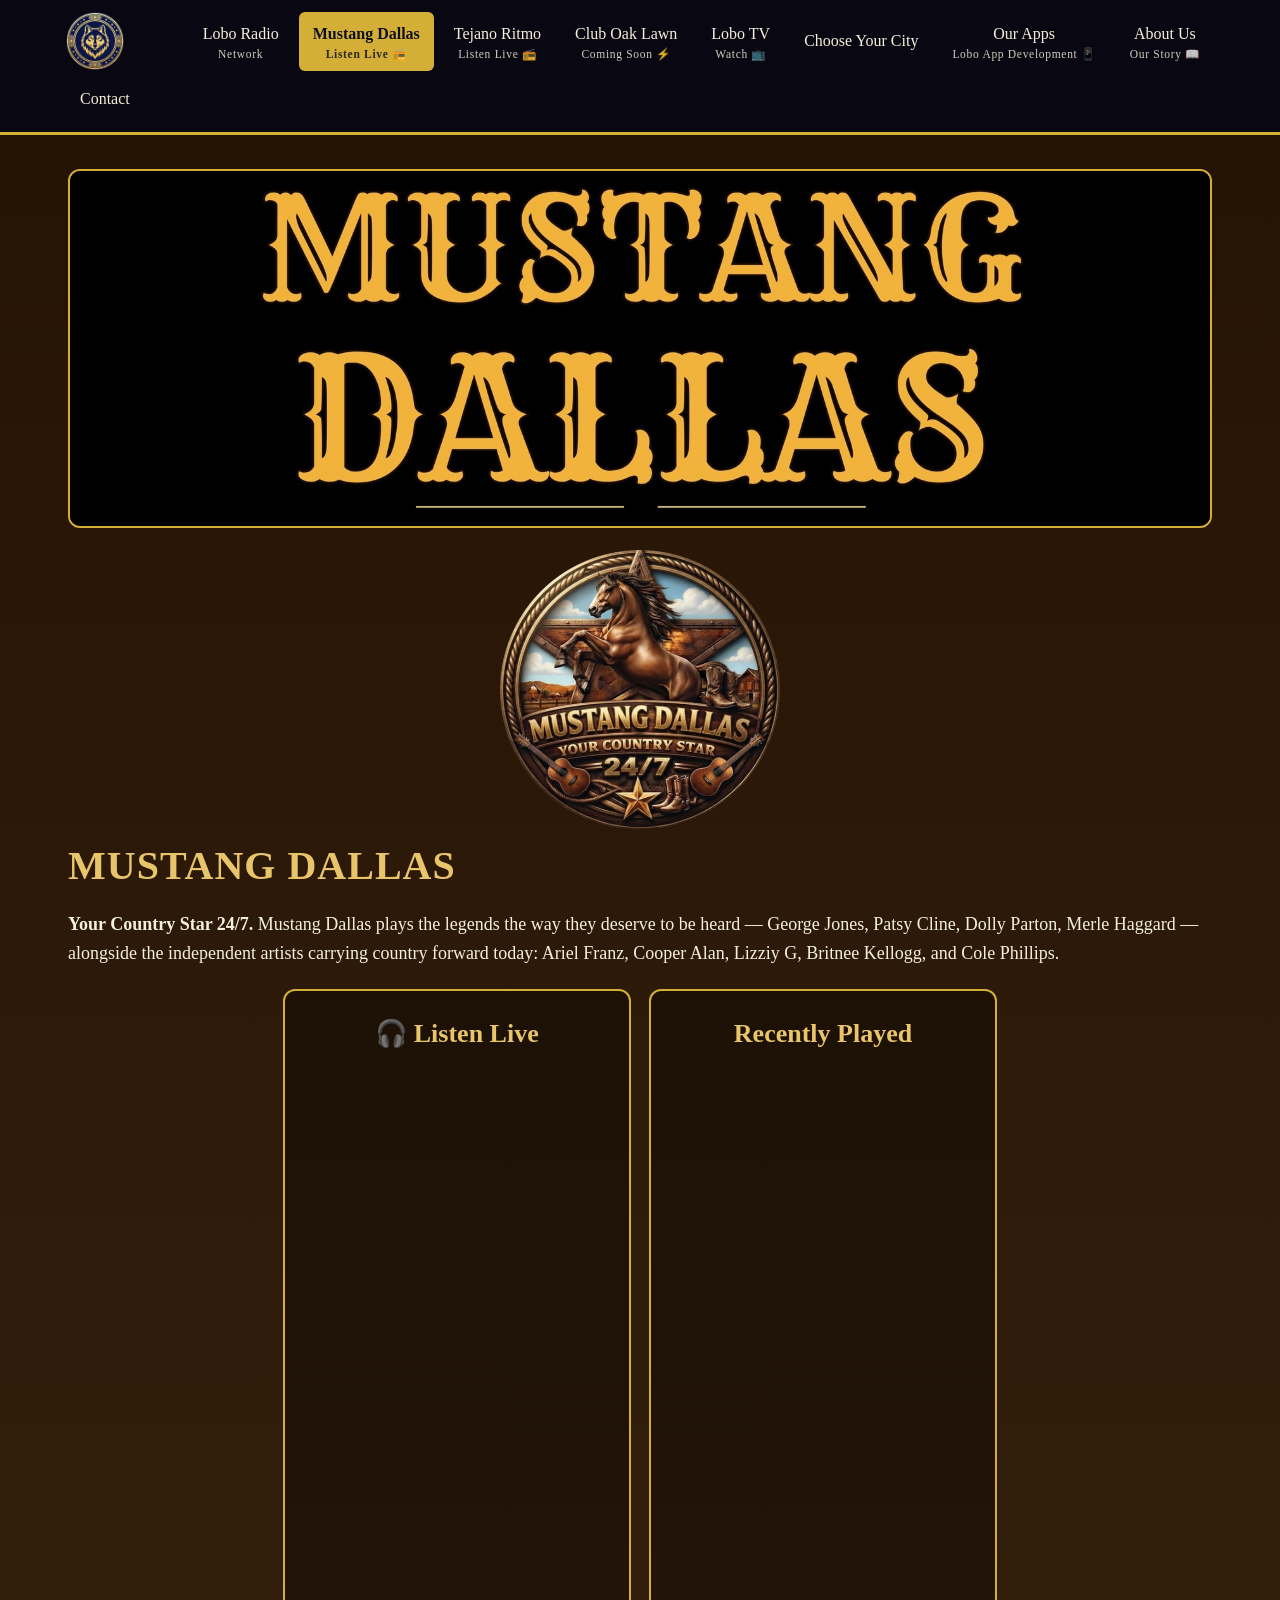
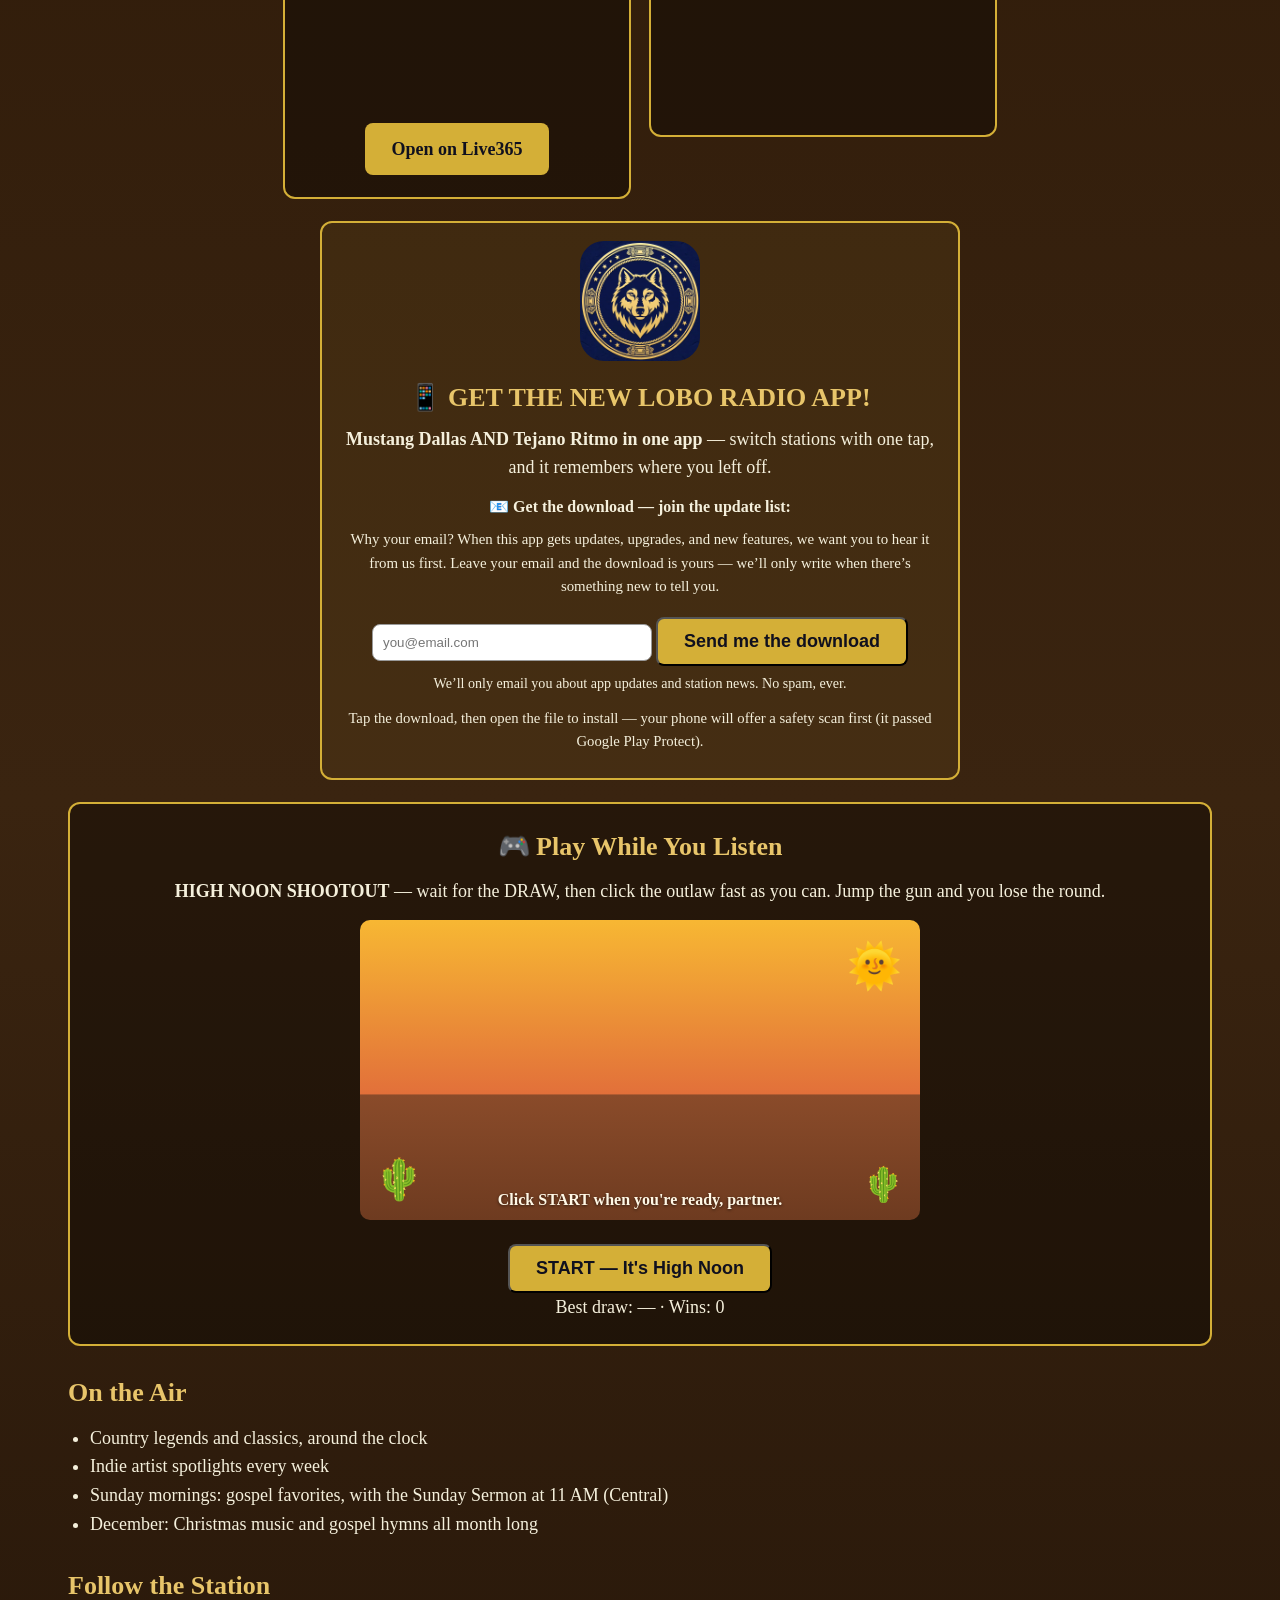
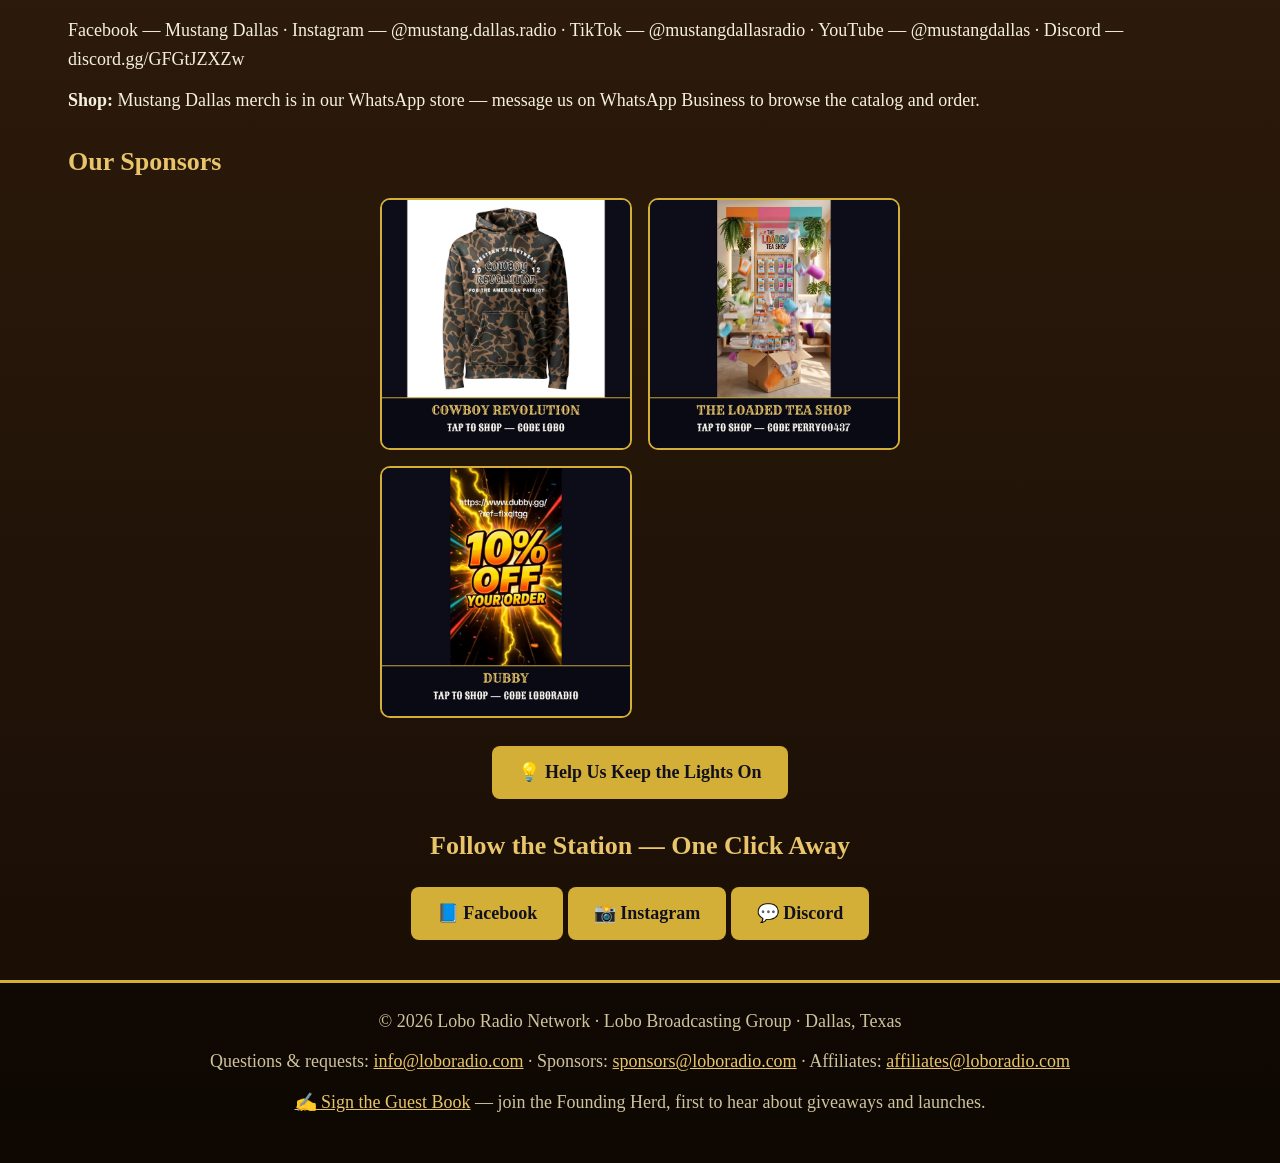
<file: mustang.html>
<!DOCTYPE html><html lang="en"><head><meta charset="utf-8"><meta name="viewport" content="width=device-width, initial-scale=1"><title>Mustang Dallas — Listen Live</title><meta name="description" content="Mustang Dallas plays classic country legends and today’s independent artists, live 24/7 from Dallas, Texas. Listen free on the Lobo Radio Network."><meta property="og:type" content="website"><meta property="og:site_name" content="Lobo Radio Network"><meta property="og:title" content="Mustang Dallas — Your Country Star 24/7"><meta property="og:description" content="Mustang Dallas plays classic country legends and today’s independent artists, live 24/7 from Dallas, Texas. Listen free on the Lobo Radio Network."><meta property="og:url" content="https://loboradio.com/mustang.html"><meta property="og:image" content="https://loboradio.com/assets/og-card.jpg"><meta property="og:image:width" content="1200"><meta property="og:image:height" content="630"><meta name="twitter:card" content="summary_large_image"><meta name="twitter:title" content="Mustang Dallas — Your Country Star 24/7"><meta name="twitter:description" content="Mustang Dallas plays classic country legends and today’s independent artists, live 24/7 from Dallas, Texas. Listen free on the Lobo Radio Network."><meta name="twitter:image" content="https://loboradio.com/assets/og-card.jpg"><link rel="stylesheet" href="style.css"><link rel="manifest" href="./manifest.json"><meta name="theme-color" content="#10101e"><link rel="apple-touch-icon" href="./icon-192.png"></head>
<body class="mustang"><header><nav><a class="brand" href="index.html"><img class="brandlogo" src="assets/lobo-app-icon.jpg" alt="Lobo Radio Network"></a><a class="tab" href="index.html"><span class="stname">Lobo Radio</span><span class="stlive">Network</span></a><a class="tab active" href="mustang.html"><span class="stname">Mustang Dallas</span><span class="stlive">Listen Live 📻</span></a><a class="tab" href="tejano.html"><span class="stname">Tejano Ritmo</span><span class="stlive">Listen Live 📻</span></a><a class="tab" href="club.html"><span class="stname">Club Oak Lawn</span><span class="stlive">Coming Soon ⚡</span></a><a class="tab" href="tv.html"><span class="stname">Lobo TV</span><span class="stlive">Watch 📺</span></a><a class="tab" href="choose-your-city.html">Choose Your City</a><a class="tab" href="apps.html"><span class="stname">Our Apps</span><span class="stlive">Lobo App Development 📱</span></a><a class="tab" href="about.html"><span class="stname">About Us</span><span class="stlive">Our Story 📖</span></a><a class="tab" href="index.html#contact">Contact</a></nav>
</header>
<div class="wrap">
<picture><source media="(max-width:640px)" srcset="assets/mustang-hero.jpg"><img class="bannerart" src="assets/mustang-banner.jpg" alt="Mustang Dallas"></picture>
<img class="medallion" src="assets/mustang-medallion-clear.png" alt="Mustang Dallas logo — your country star 24/7">
<h1>MUSTANG DALLAS</h1>
<p><strong>Your Country Star 24/7.</strong> Mustang Dallas plays the legends the way they deserve to be heard — George Jones, Patsy Cline, Dolly Parton, Merle Haggard — alongside the independent artists carrying country forward today: Ariel Franz, Cooper Alan, Lizziy G, Britnee Kellogg, and Cole Phillips.</p>
<div class="duo">
<div class="playerbox"><h2 style="margin-top:0">🎧 Listen Live</h2><iframe title="Mustang Dallas Live365 player" width="300" height="640" frameborder="0" loading="lazy" style="max-width:100%;border:0" src="https://live365.com/embeds/v1/player/a87622?s=sm&m=dark&c=mp3"></iframe><br><a class="btn" href="https://live365.com/station/Mustang-Dallas-a87622">Open on Live365</a></div>
<div class="playerbox"><h2 style="margin-top:0">Recently Played</h2><iframe title="Recently played songs on Mustang Dallas" width="300" height="640" frameborder="0" loading="lazy" style="max-width:100%;border:0" src="https://live365.com/embeds/v1/played/a87622?s=sm&m=dark"></iframe></div>
</div>
<div class="appblock" style="border:2px solid #d4af37;border-radius:12px;padding:18px;margin:18px auto;max-width:640px;text-align:center;background:rgba(212,175,55,.07)">
<img src="assets/lobo-app-icon.jpg" alt="Lobo Radio app — medallion wolf logo" style="width:120px;height:120px;border-radius:24px">
<h2 style="margin:8px 0 6px">📱 GET THE NEW LOBO RADIO APP!</h2>
<p style="margin:6px 0"><strong>Mustang Dallas AND Tejano Ritmo in one app</strong> — switch stations with one tap, and it remembers where you left off.</p>
<form class="dlgate" data-app="Lobo Radio App" data-apk="loboradio.apk" data-thanks="thanks-radio" style="margin:12px 0">
<label style="display:block;margin-bottom:8px"><strong>📧 Get the download — join the update list:</strong></label>
<p style="margin:4px 0 8px;font-size:.93em">Why your email? When this app gets updates, upgrades, and new features, we want you to hear it from us first. Leave your email and the download is yours — we’ll only write when there’s something new to tell you.</p>
<input type="email" name="email" required placeholder="you@email.com" style="padding:10px;border-radius:8px;border:1px solid #999;width:70%;max-width:280px">
<button class="btn" type="submit">Send me the download</button>
<p style="margin:6px 0;font-size:.88em">We’ll only email you about app updates and station news. No spam, ever.</p>
</form>
<p id="thanks-radio" style="display:none;margin:12px 0">✅ <strong>You’re on the list!</strong> Your download should start — if not: <a class="btn" href="loboradio.apk" download>⬇️ Download the App — Free for Android</a></p>
<p style="margin:6px 0;font-size:.92em">Tap the download, then open the file to install — your phone will offer a safety scan first (it passed Google Play Protect).</p>
</div>

<div class="playerbox">
<h2 style="margin-top:0">🎮 Play While You Listen</h2>
<p style="margin-top:0"><strong>HIGH NOON SHOOTOUT</strong> — wait for the DRAW, then click the outlaw fast as you can. Jump the gun and you lose the round.</p>
<div id="hn-stage">
<span class="hn-deco" style="top:12px;right:18px;font-size:44px">🌞</span>
<span class="hn-deco" style="bottom:8px;left:14px;font-size:40px">🌵</span>
<span class="hn-deco" style="bottom:8px;right:16px;font-size:34px">🌵</span>
<div id="hn-outlaw">🤠</div>
<div id="hn-msg">Click START when you're ready, partner.</div>
</div>
<button id="hn-start" class="btn" style="cursor:pointer">START — It's High Noon</button>
<p id="hn-score" style="margin-bottom:0">Best draw: — · Wins: 0</p>
</div>

<h2>On the Air</h2>
<ul>
<li>Country legends and classics, around the clock</li>
<li>Indie artist spotlights every week</li>
<li>Sunday mornings: gospel favorites, with the Sunday Sermon at 11 AM (Central)</li>
<li>December: Christmas music and gospel hymns all month long</li>
</ul>
<h2>Follow the Station</h2>
<p>Facebook — Mustang Dallas · Instagram — @mustang.dallas.radio · TikTok — @mustangdallasradio · YouTube — @mustangdallas · Discord — discord.gg/GFGtJZXZw</p>
<p><strong>Shop:</strong> Mustang Dallas merch is in our WhatsApp store — message us on WhatsApp Business to browse the catalog and order.</p>
<h2>Our Sponsors</h2><div class="sponsors"><a href="https://cowboyrevolution.com/?ref=mustang"><img src="assets/tile-cowboy.jpg" alt="Cowboy Revolution"></a><a href="https://www.theloadedteashop.com/PERRY00437"><img src="assets/tile-tea.jpg" alt="The Loaded Tea Shop"></a><a href="https://www.dubby.gg/discount/LOBORADIO"><img src="assets/tile-dubby.jpg" alt="Dubby"></a></div>
</div><p style="text-align:center"><a class="btn" href="https://www.patreon.com/cw/MustangDallas" target="_blank" rel="noopener">💡 Help Us Keep the Lights On</a></p>
<h2 style="text-align:center">Follow the Station — One Click Away</h2><p style="text-align:center"><a class="btn" href="https://www.facebook.com/profile.php?id=61594962068463" target="_blank" rel="noopener">📘 Facebook</a> <a class="btn" href="https://www.instagram.com/mustang.dallas.radio/" target="_blank" rel="noopener">📸 Instagram</a> <a class="btn" href="https://discord.gg/GFGtJZXZw" target="_blank" rel="noopener">💬 Discord</a></p>
<footer><p>© 2026 Lobo Radio Network · Lobo Broadcasting Group · Dallas, Texas</p><p id="contact">Questions &amp; requests: <a href="mailto:info@loboradio.com">info@loboradio.com</a> · Sponsors: <a href="mailto:sponsors@loboradio.com">sponsors@loboradio.com</a> · Affiliates: <a href="mailto:affiliates@loboradio.com">affiliates@loboradio.com</a></p><p><a href="guestbook.html">✍️ Sign the Guest Book</a> — join the Founding Herd, first to hear about giveaways and launches.</p></footer><script>
if ('serviceWorker' in navigator && (location.protocol === 'https:' || location.hostname === 'localhost')) {
  navigator.serviceWorker.register('./sw.js').catch(function(){});
}
</script>

<script>
(function(){
  var outlaw=document.getElementById('hn-outlaw'), msg=document.getElementById('hn-msg'),
      startBtn=document.getElementById('hn-start'), score=document.getElementById('hn-score'),
      stage=document.getElementById('hn-stage');
  if(!outlaw) return;
  var state='idle', t0=0, timer=null, wins=0, best=Number(localStorage.getItem('hn-best')||0);
  function render(){ score.textContent='Best draw: '+(best?best+' ms':'—')+' · Wins: '+wins; }
  render();
  function start(){
    state='waiting'; outlaw.style.visibility='hidden'; startBtn.style.display='none';
    msg.textContent='Get ready… hand on your holster…';
    timer=setTimeout(function(){ state='draw'; t0=performance.now(); outlaw.style.visibility='visible'; msg.textContent='DRAW!'; }, 1500+Math.random()*3000);
  }
  outlaw.addEventListener('click', function(){
    if(state!=='draw') return;
    var t=Math.round(performance.now()-t0); wins++;
    if(!best||t<best){ best=t; try{localStorage.setItem('hn-best',best);}catch(e){} }
    var rank = t<200 ? 'Lightning! Faster than Billy the Kid.' : t<300 ? 'Quick draw, partner!' : t<450 ? 'Solid shooting.' : 'You got him… eventually. The buzzards were circling.';
    msg.textContent='💥 Got him in '+t+' ms — '+rank;
    state='done'; outlaw.style.visibility='hidden'; startBtn.textContent='DRAW AGAIN'; startBtn.style.display='inline-block'; render();
  });
  stage.addEventListener('click', function(){
    if(state==='waiting'){ clearTimeout(timer); state='done'; msg.textContent='🚫 You jumped the gun! No shooting before the DRAW.'; startBtn.textContent='TRY AGAIN'; startBtn.style.display='inline-block'; }
  });
  startBtn.addEventListener('click', start);
})();
</script>

<script data-goatcounter="https://loboradio.goatcounter.com/count" async src="//gc.zgo.at/count.js"></script>

<script>
document.querySelectorAll('form.dlgate').forEach(function(f){
  f.addEventListener('submit', function(e){
    e.preventDefault();
    var email = f.querySelector('input[type=email]').value;
    var apk = f.getAttribute('data-apk');
    var thanks = document.getElementById(f.getAttribute('data-thanks'));
    function show(){
      f.style.display = 'none';
      if (thanks) {
        thanks.style.display = 'block';
        var a = thanks.querySelector('a');
        if (a) { a.setAttribute('href', apk); a.click(); }
      }
    }
    fetch('https://formspree.io/f/mqppnlyv', {method:'POST', headers:{'Accept':'application/json','Content-Type':'application/json'},
      body: JSON.stringify({email: email, app: f.getAttribute('data-app')})})
      .then(function(){ show(); }).catch(function(){ show(); });
  });
});
</script>
</body></html>
</file>
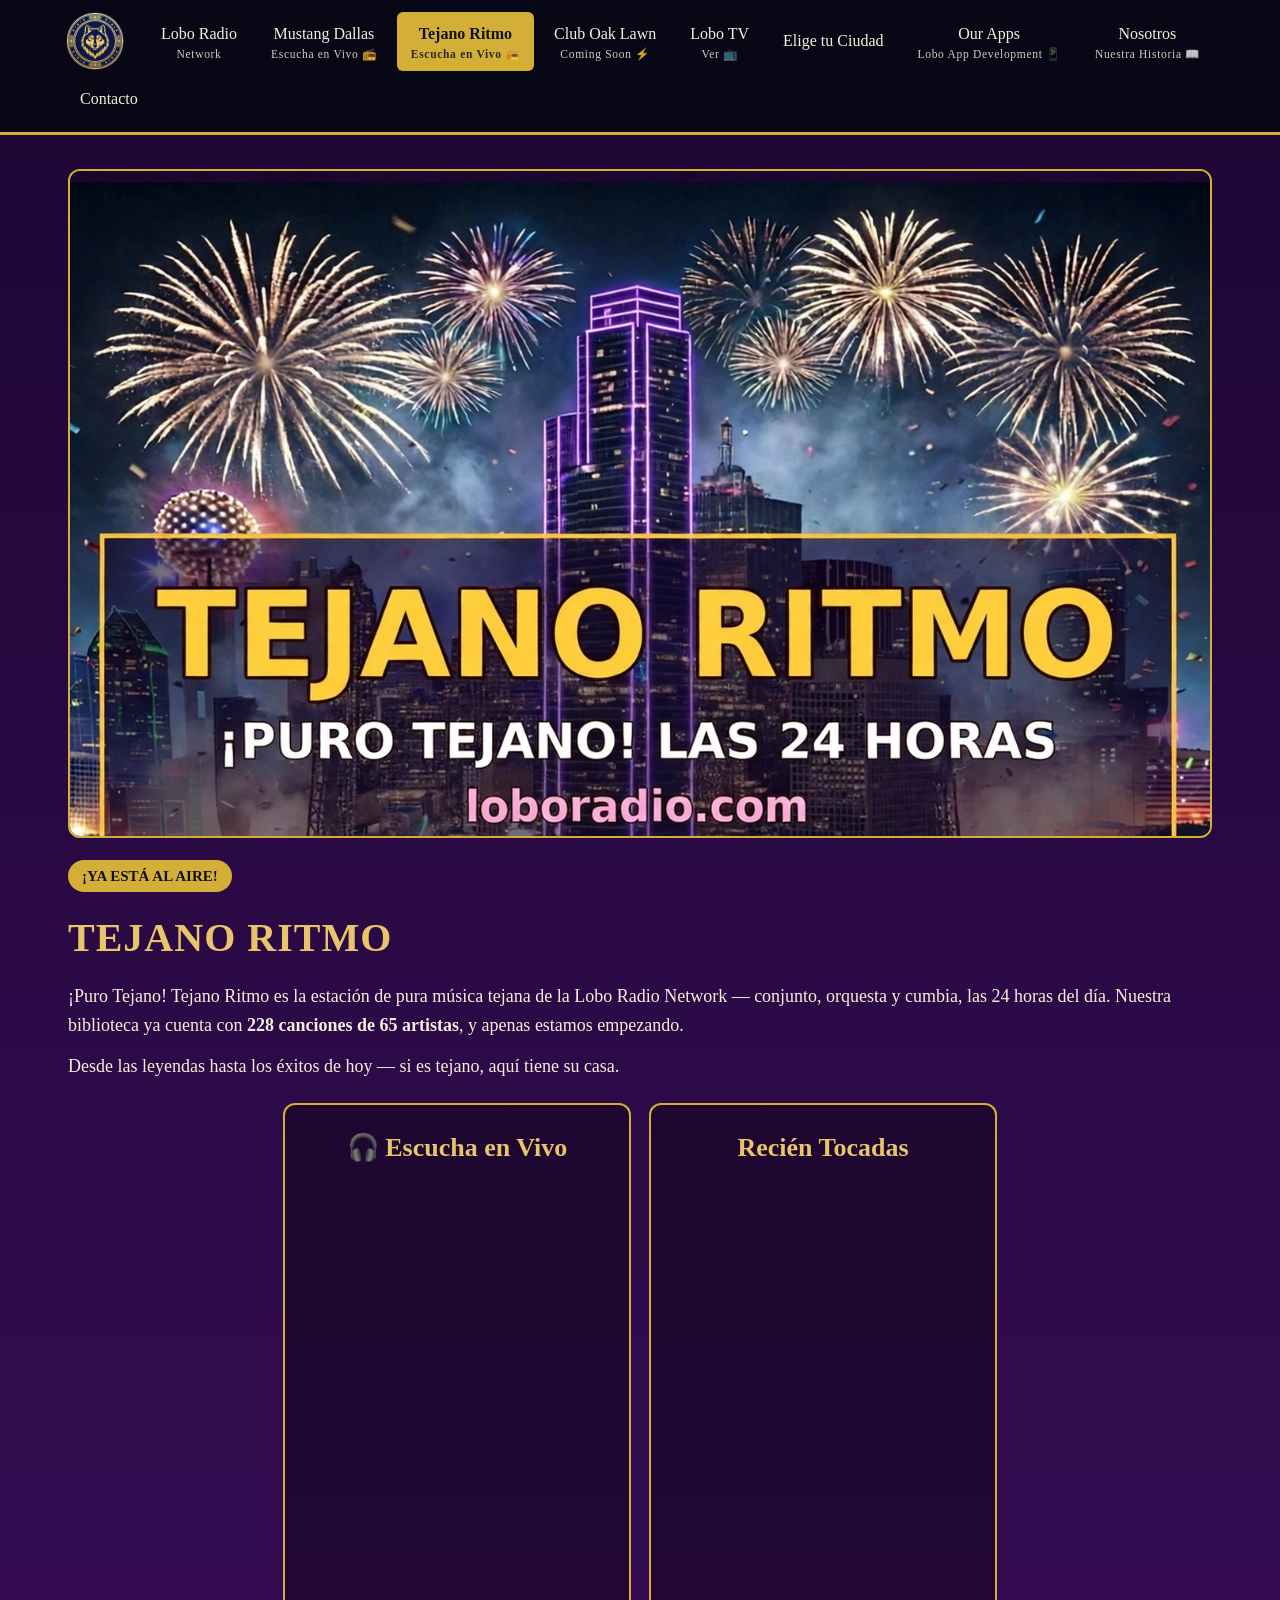
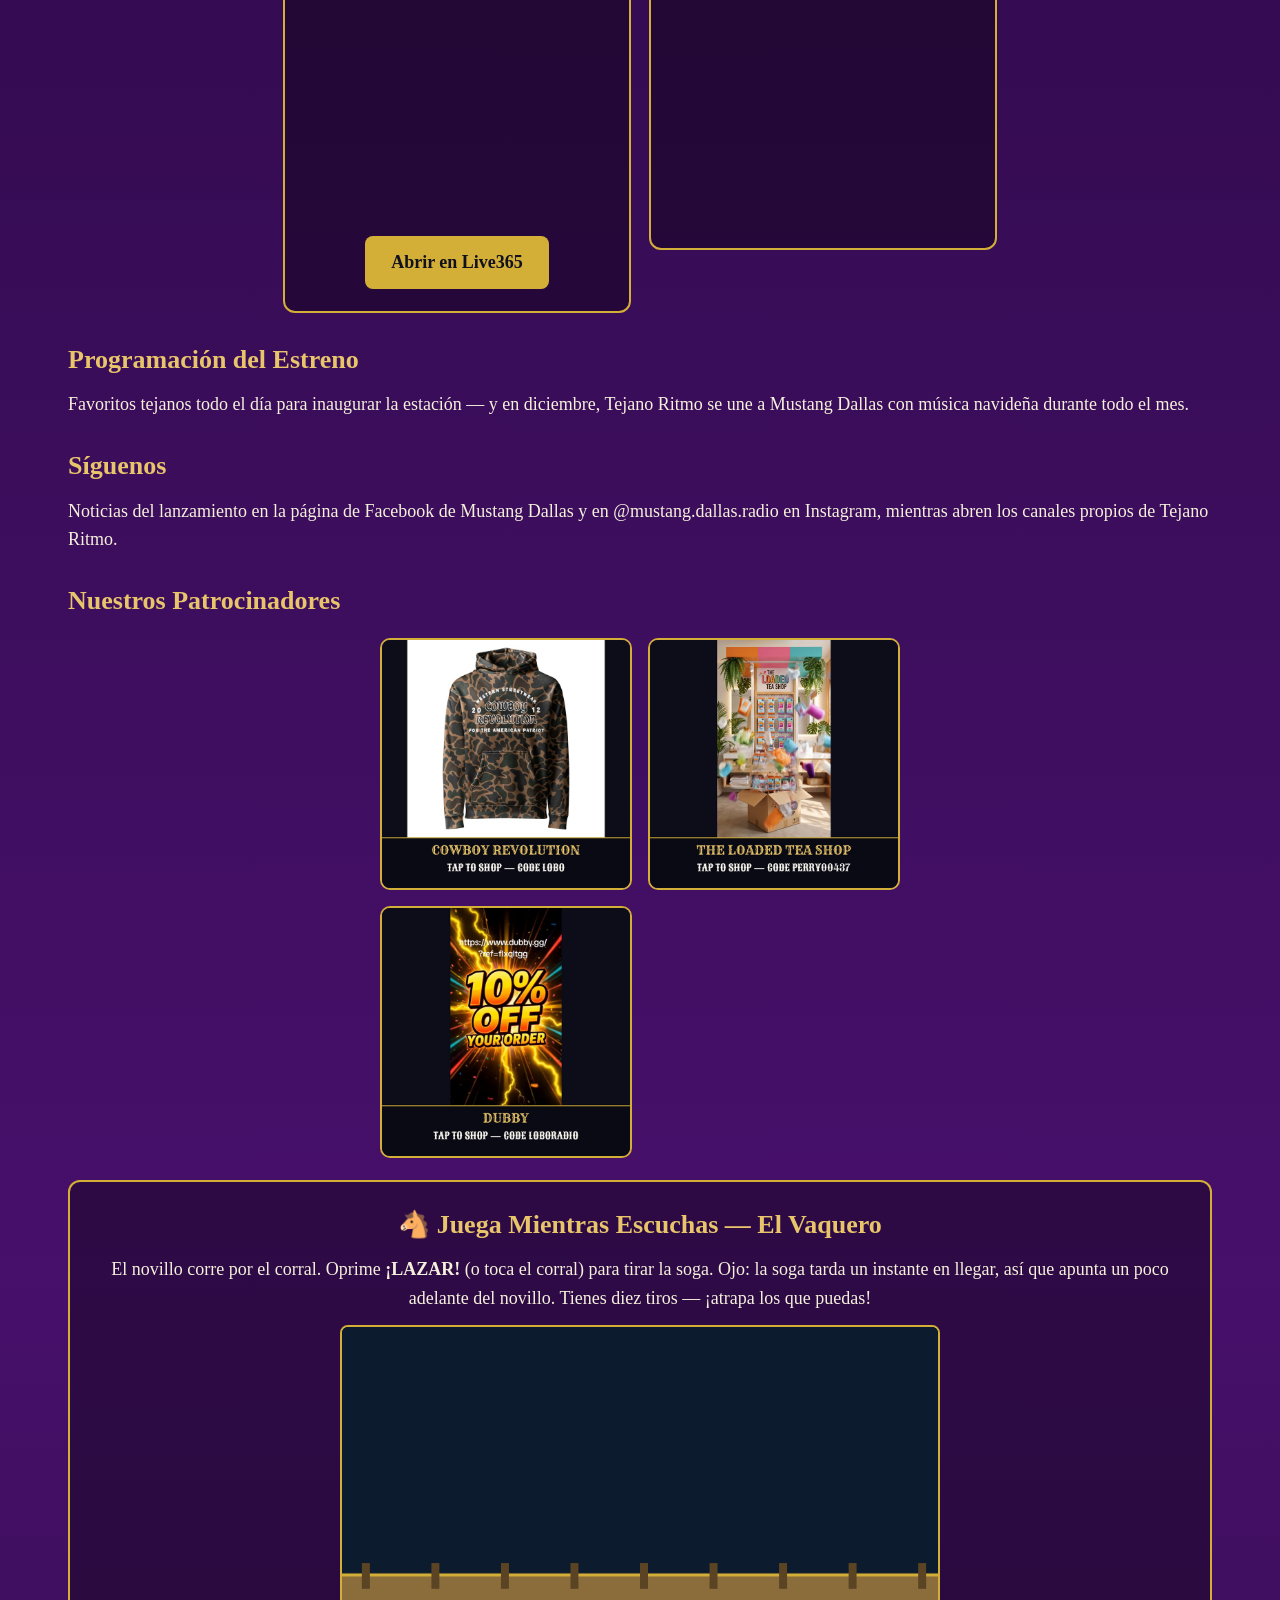
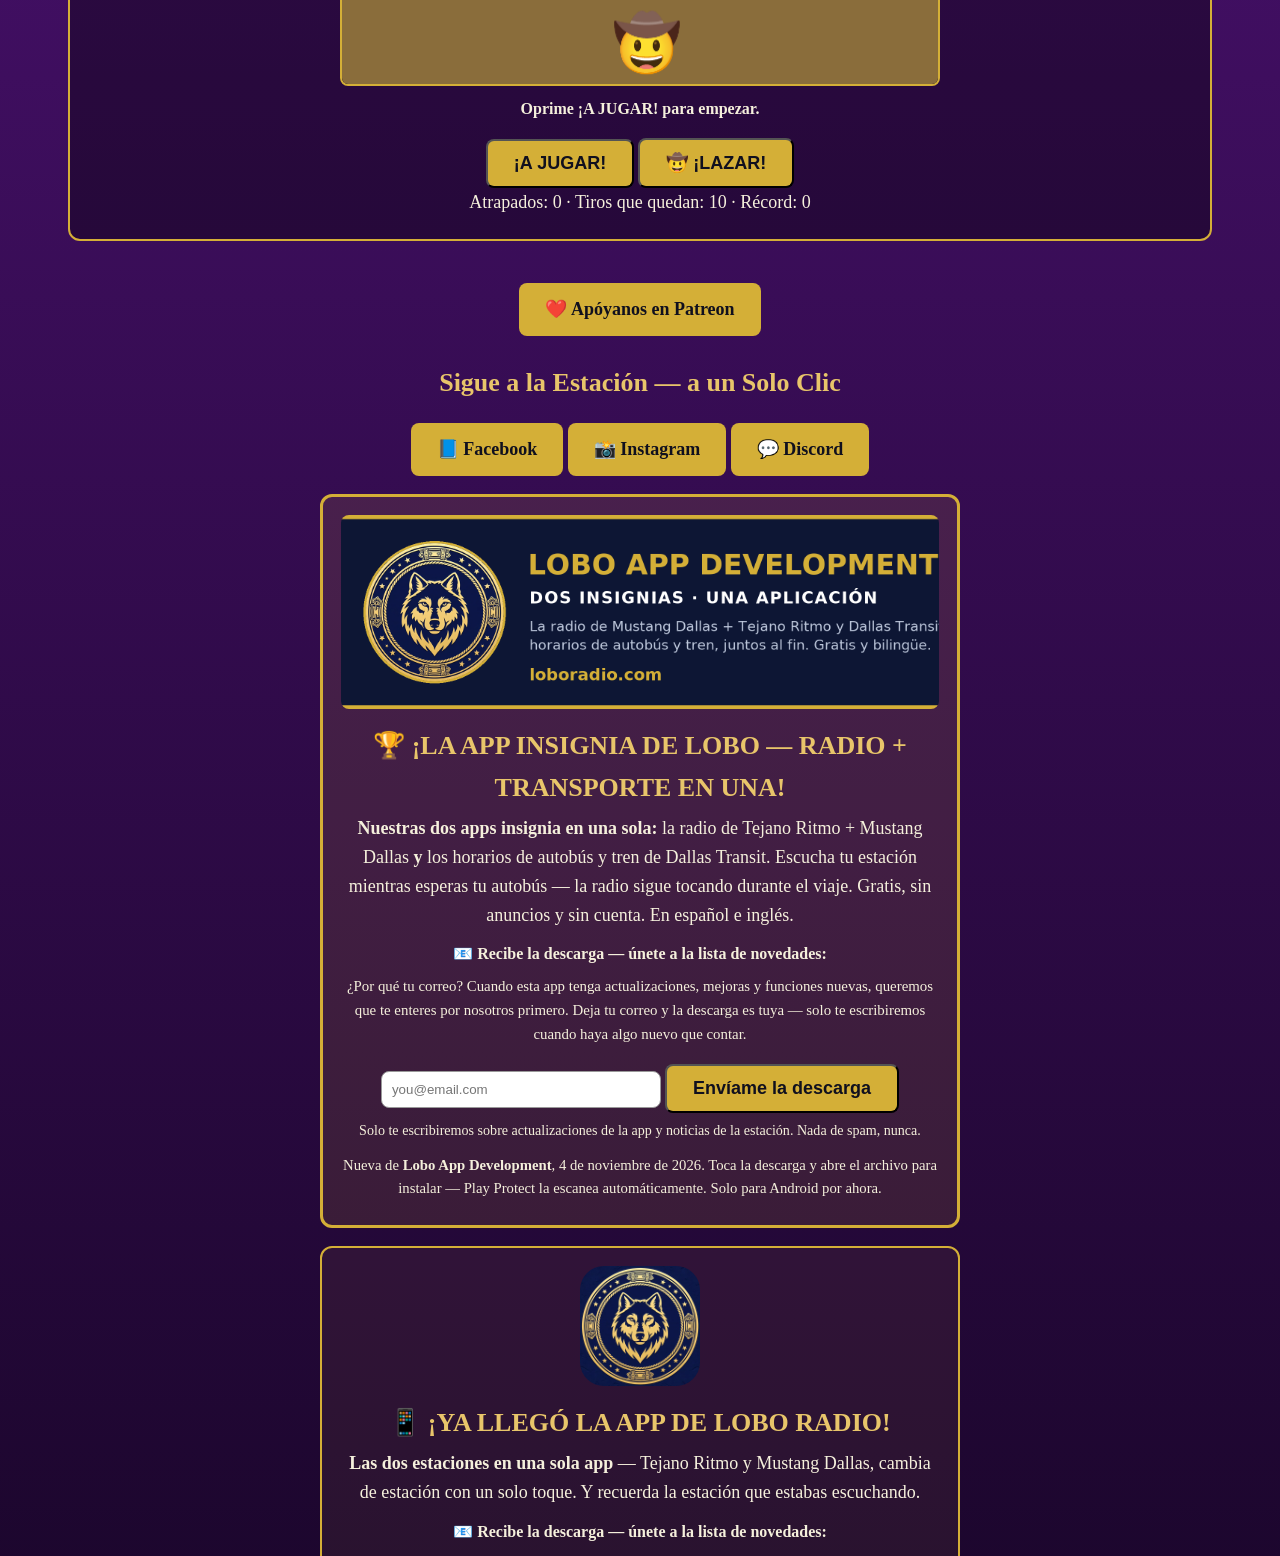
<file: tejano.html>
<!DOCTYPE html><html lang="es"><head><meta charset="utf-8"><meta name="viewport" content="width=device-width, initial-scale=1"><title>Tejano Ritmo — ¡Puro Tejano! las 24 horas</title><meta name="description" content="Tejano Ritmo: conjunto, orquesta y cumbia tejana las 24 horas, desde Dallas, Texas. Parte de la Lobo Radio Network. ¡Escucha en vivo!"><meta property="og:type" content="website"><meta property="og:site_name" content="Lobo Radio Network"><meta property="og:title" content="Tejano Ritmo — ¡Puro Tejano! las 24 horas"><meta property="og:description" content="Tejano Ritmo: conjunto, orquesta y cumbia tejana las 24 horas, desde Dallas, Texas. Parte de la Lobo Radio Network. ¡Escucha en vivo!"><meta property="og:url" content="https://loboradio.com/tejano.html"><meta property="og:image" content="https://loboradio.com/assets/og-card.jpg"><meta property="og:image:width" content="1200"><meta property="og:image:height" content="630"><meta name="twitter:card" content="summary_large_image"><meta name="twitter:title" content="Tejano Ritmo — ¡Puro Tejano! las 24 horas"><meta name="twitter:description" content="Tejano Ritmo: conjunto, orquesta y cumbia tejana las 24 horas, desde Dallas, Texas. Parte de la Lobo Radio Network. ¡Escucha en vivo!"><meta name="twitter:image" content="https://loboradio.com/assets/og-card.jpg"><link rel="stylesheet" href="style.css"><link rel="manifest" href="./manifest.json"><meta name="theme-color" content="#10101e"><link rel="apple-touch-icon" href="./icon-192.png"></head>
<body class="tejano"><header><nav><a class="brand" href="index.html"><img class="brandlogo" src="assets/lobo-app-icon.jpg" alt="Lobo Radio Network"></a><a class="tab" href="index.html"><span class="stname">Lobo Radio</span><span class="stlive">Network</span></a><a class="tab" href="mustang.html"><span class="stname">Mustang Dallas</span><span class="stlive">Escucha en Vivo 📻</span></a><a class="tab active" href="tejano.html"><span class="stname">Tejano Ritmo</span><span class="stlive">Escucha en Vivo 📻</span></a><a class="tab" href="club.html"><span class="stname">Club Oak Lawn</span><span class="stlive">Coming Soon ⚡</span></a><a class="tab" href="tv.html"><span class="stname">Lobo TV</span><span class="stlive">Ver 📺</span></a><a class="tab" href="choose-your-city.html">Elige tu Ciudad</a><a class="tab" href="apps.html"><span class="stname">Our Apps</span><span class="stlive">Lobo App Development 📱</span></a><a class="tab" href="about.html"><span class="stname">Nosotros</span><span class="stlive">Nuestra Historia 📖</span></a><a class="tab" href="index.html#contact">Contacto</a></nav></header>
<div class="wrap">
<picture><source media="(max-width:640px)" srcset="assets/tejano-hero.jpg"><img class="bannerart" src="assets/tejano-panoramic.jpg" alt="Tejano Ritmo Dallas"></picture>
<span class="pill">¡YA ESTÁ AL AIRE!</span>
<h1>TEJANO RITMO</h1>
<p>¡Puro Tejano! Tejano Ritmo es la estación de pura música tejana de la Lobo Radio Network — conjunto, orquesta y cumbia, las 24 horas del día. Nuestra biblioteca ya cuenta con <strong>228 canciones de 65 artistas</strong>, y apenas estamos empezando.</p>
<p>Desde las leyendas hasta los éxitos de hoy — si es tejano, aquí tiene su casa.</p>
<div class="duo"><div class="playerbox"><h2 style="margin-top:0">🎧 Escucha en Vivo</h2><iframe title="Reproductor de Tejano Ritmo en Live365" width="300" height="640" frameborder="0" loading="lazy" style="max-width:100%;border:0" src="https://live365.com/embeds/v1/player/a15973?s=sm&m=dark&c=mp3"></iframe><br><a class="btn" href="https://live365.com/station/Tejano-Ritmo-a15973">Abrir en Live365</a></div>
<div class="playerbox"><h2 style="margin-top:0">Recién Tocadas</h2><iframe title="Canciones recientes de Tejano Ritmo" width="300" height="640" frameborder="0" loading="lazy" style="max-width:100%;border:0" src="https://live365.com/embeds/v1/played/a15973?s=sm&m=dark"></iframe></div></div>
<h2>Programación del Estreno</h2>
<p>Favoritos tejanos todo el día para inaugurar la estación — y en diciembre, Tejano Ritmo se une a Mustang Dallas con música navideña durante todo el mes.</p>
<h2>Síguenos</h2>
<p>Noticias del lanzamiento en la página de Facebook de Mustang Dallas y en @mustang.dallas.radio en Instagram, mientras abren los canales propios de Tejano Ritmo.</p>
<h2>Nuestros Patrocinadores</h2><div class="sponsors"><a href="https://cowboyrevolution.com/?ref=mustang"><img src="assets/tile-cowboy.jpg" alt="Cowboy Revolution"></a><a href="https://www.theloadedteashop.com/PERRY00437"><img src="assets/tile-tea.jpg" alt="The Loaded Tea Shop"></a><a href="https://www.dubby.gg/discount/LOBORADIO"><img src="assets/tile-dubby.jpg" alt="Dubby"></a></div>
<div class="playerbox" id="vq-box">
<h2 style="margin-top:0">🐴 Juega Mientras Escuchas — El Vaquero</h2>
<p>El novillo corre por el corral. Oprime <strong>¡LAZAR!</strong> (o toca el corral) para tirar la soga. Ojo: la soga tarda un instante en llegar, así que apunta un poco adelante del novillo. Tienes diez tiros — ¡atrapa los que puedas!</p>
<canvas id="vq-canvas" class="game" width="600" height="360"></canvas>
<div id="vq-msg" class="gamemsg">Oprime ¡A JUGAR! para empezar.</div>
<div style="text-align:center;margin-top:6px">
<button id="vq-start" class="btn" style="cursor:pointer">¡A JUGAR!</button>
<button id="vq-throw" class="btn" style="cursor:pointer">🤠 ¡LAZAR!</button>
</div>
<p id="vq-score" style="margin-bottom:0;text-align:center">Atrapados: 0 · Tiros que quedan: 10 · Récord: 0</p>
</div>

</div><p style="text-align:center"><a class="btn" href="https://www.patreon.com/cw/MustangDallas" target="_blank" rel="noopener">❤️ Apóyanos en Patreon</a></p>
<h2 style="text-align:center">Sigue a la Estación — a un Solo Clic</h2><p style="text-align:center"><a class="btn" href="https://www.facebook.com/profile.php?id=61595756923302" target="_blank" rel="noopener">📘 Facebook</a> <a class="btn" href="https://www.instagram.com/tejano.ritmo/" target="_blank" rel="noopener">📸 Instagram</a> <a class="btn" href="https://discord.gg/GFGtJZXZw" target="_blank" rel="noopener">💬 Discord</a></p>
<div class="appblock" style="border:3px solid #d4af37;border-radius:12px;padding:18px;margin:18px auto;max-width:640px;text-align:center;background:rgba(212,175,55,.12)">
<img src="lobo-app-development-banner-es.png" alt="Lobo App Development — dos insignias, una aplicación" style="width:100%;border-radius:8px">
<h2 style="margin:8px 0 6px">🏆 ¡LA APP INSIGNIA DE LOBO — RADIO + TRANSPORTE EN UNA!</h2>
<p style="margin:6px 0"><strong>Nuestras dos apps insignia en una sola:</strong> la radio de Tejano Ritmo + Mustang Dallas <strong>y</strong> los horarios de autobús y tren de Dallas Transit. Escucha tu estación mientras esperas tu autobús — la radio sigue tocando durante el viaje. Gratis, sin anuncios y sin cuenta. En español e inglés.</p>
<form class="dlgate" data-app="App Insignia Lobo" data-apk="lobo-flagship.apk" data-thanks="thanks-flagship" style="margin:12px 0">
<label style="display:block;margin-bottom:8px"><strong>📧 Recibe la descarga — únete a la lista de novedades:</strong></label>
<p style="margin:4px 0 8px;font-size:.93em">¿Por qué tu correo? Cuando esta app tenga actualizaciones, mejoras y funciones nuevas, queremos que te enteres por nosotros primero. Deja tu correo y la descarga es tuya — solo te escribiremos cuando haya algo nuevo que contar.</p>
<input type="email" name="email" required placeholder="you@email.com" style="padding:10px;border-radius:8px;border:1px solid #999;width:70%;max-width:280px">
<button class="btn" type="submit">Envíame la descarga</button>
<p style="margin:6px 0;font-size:.88em">Solo te escribiremos sobre actualizaciones de la app y noticias de la estación. Nada de spam, nunca.</p>
</form>
<p id="thanks-flagship" style="display:none;margin:12px 0">✅ <strong>¡Ya estás en la lista!</strong> Tu descarga debería empezar — si no: <a class="btn" href="lobo-flagship.apk" download>⬇️ Descargar la app insignia — Gratis para Android</a></p>
<p style="margin:6px 0;font-size:.92em">Nueva de <strong>Lobo App Development</strong>, 4 de noviembre de 2026. Toca la descarga y abre el archivo para instalar — Play Protect la escanea automáticamente. Solo para Android por ahora.</p>
</div>
<div class="appblock" style="border:2px solid #d4af37;border-radius:12px;padding:18px;margin:18px auto;max-width:640px;text-align:center;background:rgba(212,175,55,.07)">
<img src="assets/lobo-app-icon.jpg" alt="App de Lobo Radio — logo del lobo medallón" style="width:120px;height:120px;border-radius:24px">
<h2 style="margin:8px 0 6px">📱 ¡YA LLEGÓ LA APP DE LOBO RADIO!</h2>
<p style="margin:6px 0"><strong>Las dos estaciones en una sola app</strong> — Tejano Ritmo y Mustang Dallas, cambia de estación con un solo toque. Y recuerda la estación que estabas escuchando.</p>
<form class="dlgate" data-app="App Lobo Radio" data-apk="loboradio.apk" data-thanks="thanks-radio" style="margin:12px 0">
<label style="display:block;margin-bottom:8px"><strong>📧 Recibe la descarga — únete a la lista de novedades:</strong></label>
<p style="margin:4px 0 8px;font-size:.93em">¿Por qué tu correo? Cuando esta app tenga actualizaciones, mejoras y funciones nuevas, queremos que te enteres por nosotros primero. Deja tu correo y la descarga es tuya — solo te escribiremos cuando haya algo nuevo que contar.</p>
<input type="email" name="email" required placeholder="you@email.com" style="padding:10px;border-radius:8px;border:1px solid #999;width:70%;max-width:280px">
<button class="btn" type="submit">Envíame la descarga</button>
<p style="margin:6px 0;font-size:.88em">Solo te escribiremos sobre actualizaciones de la app y noticias de la estación. Nada de spam, nunca.</p>
</form>
<p id="thanks-radio" style="display:none;margin:12px 0">✅ <strong>¡Ya estás en la lista!</strong> Tu descarga debería empezar — si no: <a class="btn" href="loboradio.apk" download>⬇️ Descargar la app — Gratis para Android</a></p>
<p style="margin:6px 0;font-size:.92em">Toca la descarga y abre el archivo para instalar. Tu teléfono ofrecerá escanearla primero — pasó la revisión de Google Play Protect. Solo para Android por ahora.</p>
</div>
<footer><p>© 2026 Lobo Radio Network · Lobo Broadcasting Group · Dallas, Texas</p><p id="contact">Preguntas y peticiones: <a href="mailto:info@loboradio.com">info@loboradio.com</a> · Patrocinadores: <a href="mailto:sponsors@loboradio.com">sponsors@loboradio.com</a> · Afiliados: <a href="mailto:affiliates@loboradio.com">affiliates@loboradio.com</a></p><p><a href="guestbook.html">✍️ Sign the Guest Book</a> — join the Founding Herd, first to hear about giveaways and launches.</p></footer><script>
if ('serviceWorker' in navigator && (location.protocol === 'https:' || location.hostname === 'localhost')) {
  navigator.serviceWorker.register('./sw.js').catch(function(){});
}
</script>
<script>
(function(){
  var cv=document.getElementById('vq-canvas'); if(!cv) return;
  var ctx=cv.getContext('2d');
  var msg=document.getElementById('vq-msg'), score=document.getElementById('vq-score'),
      startBtn=document.getElementById('vq-start'), throwBtn=document.getElementById('vq-throw');
  var steer=null, rope=null, timer=null, running=false, busy=false;
  var throwsLeft=10, caught=0;
  var best=Number(localStorage.getItem('vq-best')||0);
  function showScore(){ score.textContent='Atrapados: '+caught+' · Tiros que quedan: '+throwsLeft+' · Récord: '+best; }
  function newSteer(){
    var dir=Math.random()<0.5?1:-1;
    steer={ x: dir>0 ? -60 : 610, dir:dir, sp:2.2+Math.random()*2.6 };
  }
  function draw(){
    ctx.fillStyle='#0d1b2e'; ctx.fillRect(0,0,600,360);
    ctx.fillStyle='#8a6d3b'; ctx.fillRect(0,250,600,110);
    ctx.strokeStyle='#d4af37'; ctx.lineWidth=3;
    ctx.beginPath(); ctx.moveTo(0,250); ctx.lineTo(600,250); ctx.stroke();
    ctx.fillStyle='#5b4423';
    for(var x=20;x<600;x+=70) ctx.fillRect(x,238,8,26);
    ctx.textAlign='left'; ctx.textBaseline='alphabetic';
    if(steer){ ctx.font='52px serif'; ctx.fillText('🐂', steer.x, 165); }
    ctx.font='56px serif'; ctx.fillText('🤠', 272, 338);
    if(rope){
      ctx.strokeStyle='#f5e6c4'; ctx.lineWidth=3;
      ctx.beginPath(); ctx.arc(rope.x, 150, rope.r, 0, Math.PI*2); ctx.stroke();
    }
  }
  function tick(){
    if(!running || !steer) return;
    if(!busy){
      steer.x += steer.sp*steer.dir;
      if(steer.x>650) steer.dir=-1;
      if(steer.x<-60) steer.dir=1;
      if(Math.random()<0.01) steer.sp=2.2+Math.random()*2.6;
    }
    draw();
  }
  function finish(){
    running=false; if(timer){clearInterval(timer); timer=null;}
    if(caught>best){ best=caught; try{localStorage.setItem('vq-best',best);}catch(e){} }
    msg.textContent='🏁 ¡Se acabaron los tiros! Atrapaste '+caught+' de 10. ¿Otra vez, vaquero?';
    startBtn.textContent='¡JUGAR OTRA VEZ!';
    showScore(); draw();
  }
  function throwRope(){
    if(!running || rope || busy || throwsLeft<=0) return;
    throwsLeft--;
    var targetX=steer.x+26, flight=0;
    rope={ x:targetX, r:8 };
    showScore();
    var iv=setInterval(function(){
      rope.r+=9; flight++; draw();
      if(flight>=7){
        clearInterval(iv);
        var dx=Math.abs((steer.x+26)-rope.x);
        rope=null;
        if(dx<=58){
          caught++; busy=true;
          msg.textContent='🎉 ¡Atrapado! ¡Buen tiro, vaquero!';
          showScore(); draw();
          setTimeout(function(){ busy=false; if(running){ newSteer(); draw(); } }, 650);
        } else {
          msg.textContent='💨 ¡Se escapó! Apunta un poco más adelante.';
          showScore(); draw();
        }
        if(throwsLeft<=0){ setTimeout(finish, 1000); }
      }
    },45);
  }
  function start(){
    caught=0; throwsLeft=10; busy=false; rope=null;
    newSteer(); running=true;
    msg.textContent='¡Ahí viene el novillo! La soga tarda un instante — ¡apunta adelante!';
    startBtn.textContent='OTRA VEZ';
    showScore(); draw();
    if(timer) clearInterval(timer);
    timer=setInterval(tick,30);
  }
  startBtn.addEventListener('click',start);
  throwBtn.addEventListener('click',throwRope);
  cv.addEventListener('click',throwRope);
  document.addEventListener('keydown',function(e){
    if(running && (e.key===' '||e.key==='Spacebar')){ throwRope(); e.preventDefault(); }
  });
  showScore(); draw();
})();
</script>

<script data-goatcounter="https://loboradio.goatcounter.com/count" async src="//gc.zgo.at/count.js"></script>

<script>
document.querySelectorAll('form.dlgate').forEach(function(f){
  f.addEventListener('submit', function(e){
    e.preventDefault();
    var email = f.querySelector('input[type=email]').value;
    var apk = f.getAttribute('data-apk');
    var thanks = document.getElementById(f.getAttribute('data-thanks'));
    function show(){
      f.style.display = 'none';
      if (thanks) {
        thanks.style.display = 'block';
        var a = thanks.querySelector('a');
        if (a) { a.setAttribute('href', apk); a.click(); }
      }
    }
    fetch('https://formspree.io/f/mqppnlyv', {method:'POST', headers:{'Accept':'application/json','Content-Type':'application/json'},
      body: JSON.stringify({email: email, app: f.getAttribute('data-app')})})
      .then(function(){ show(); }).catch(function(){ show(); });
  });
});
</script>
</body></html>
</file>
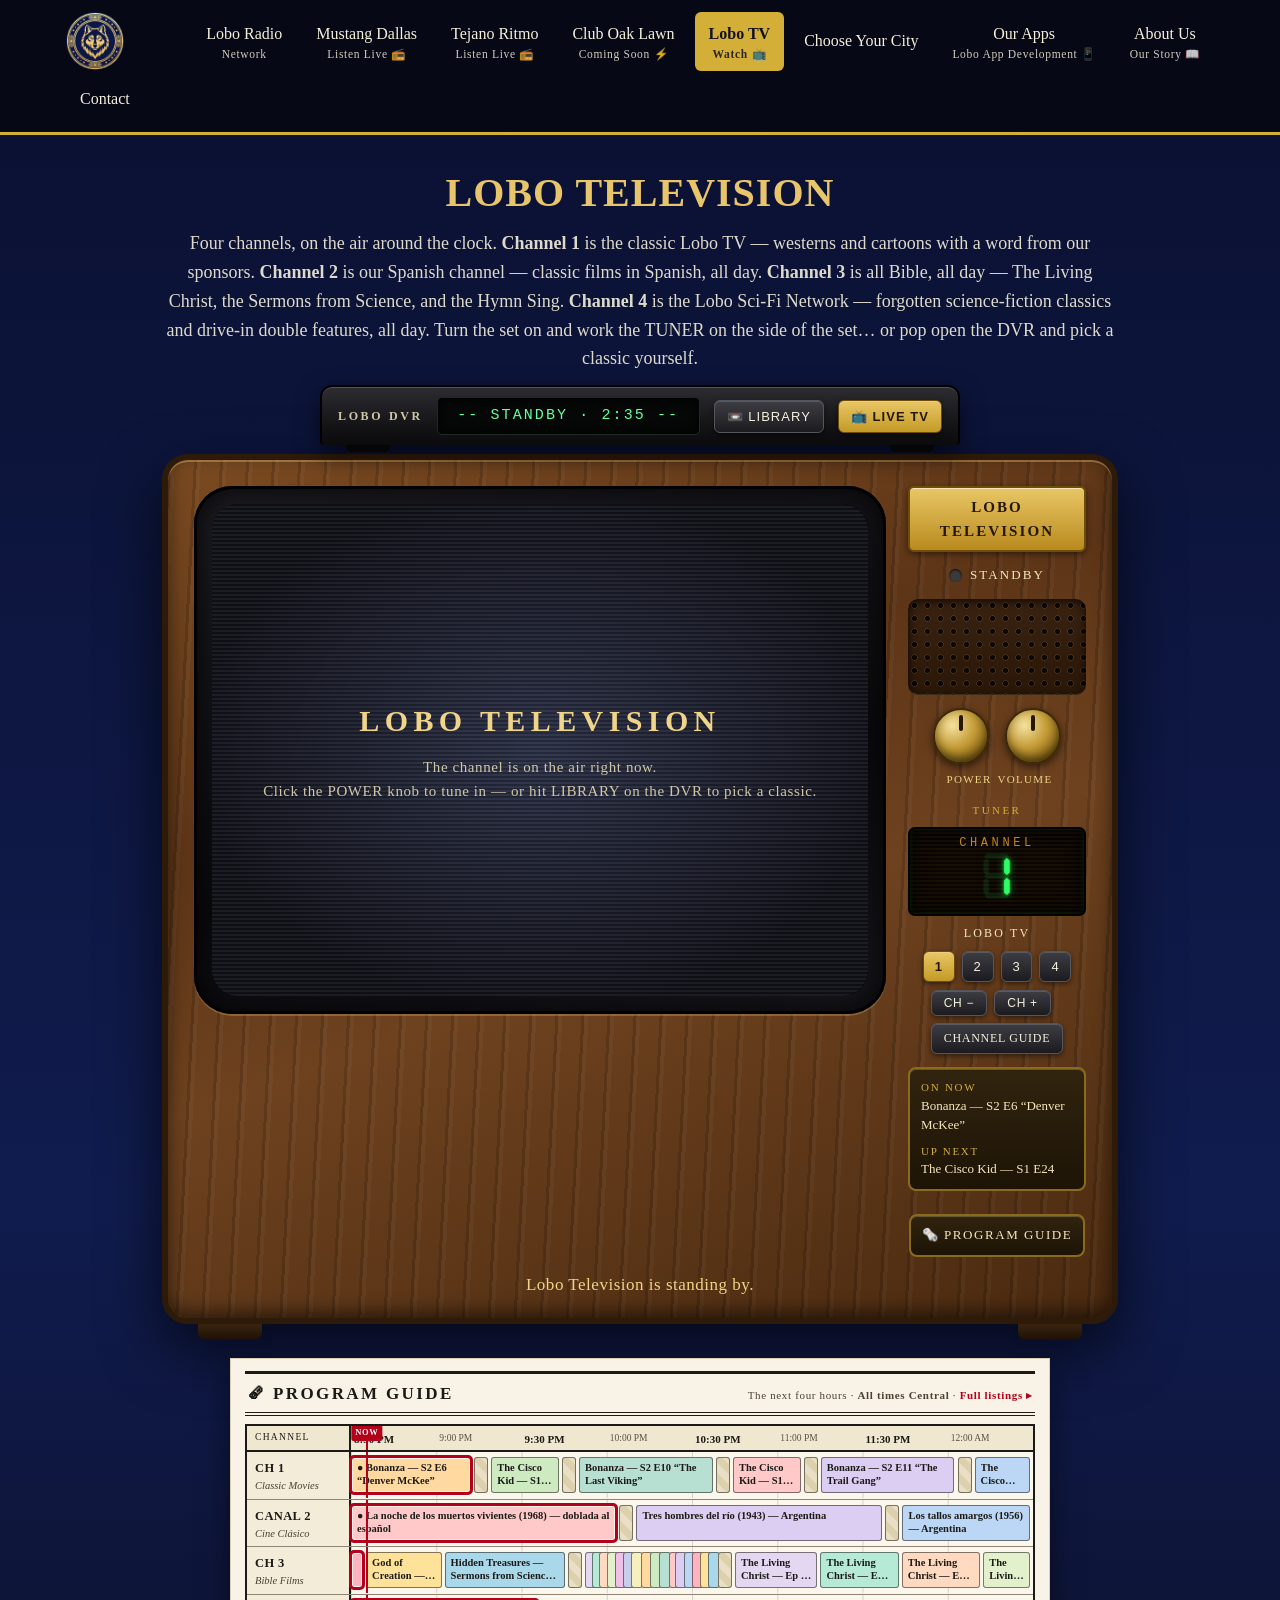
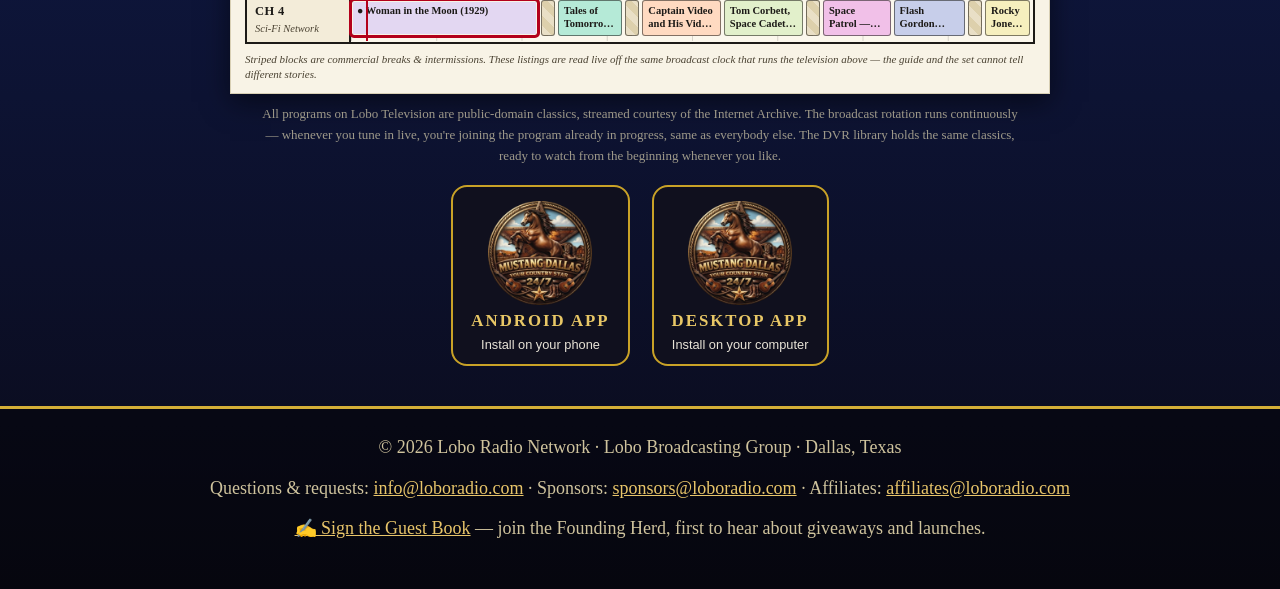
<file: tv.html>
<!DOCTYPE html><html lang="en"><head><meta charset="utf-8"><meta name="viewport" content="width=device-width, initial-scale=1"><title>Lobo Television — loboradio.com</title><meta name="description" content="Lobo Television: a network-style channel broadcasting classic westerns and golden-age cartoons around the clock, with a DVR library. Part of the Lobo Radio Network."><meta property="og:type" content="website"><meta property="og:site_name" content="Lobo Radio Network"><meta property="og:title" content="Lobo Television — Classic Westerns & Cartoons, 24/7"><meta property="og:description" content="Lobo Television: a network-style channel broadcasting classic westerns and golden-age cartoons around the clock, with a DVR library. Part of the Lobo Radio Network."><meta property="og:url" content="https://loboradio.com/tv.html"><meta property="og:image" content="https://loboradio.com/assets/og-card.jpg"><meta property="og:image:width" content="1200"><meta property="og:image:height" content="630"><meta name="twitter:card" content="summary_large_image"><meta name="twitter:title" content="Lobo Television — Classic Westerns & Cartoons, 24/7"><meta name="twitter:description" content="Lobo Television: a network-style channel broadcasting classic westerns and golden-age cartoons around the clock, with a DVR library. Part of the Lobo Radio Network."><meta name="twitter:image" content="https://loboradio.com/assets/og-card.jpg"><link rel="stylesheet" href="style.css"><link rel="manifest" href="./manifest.json"><meta name="theme-color" content="#10101e"><link rel="apple-touch-icon" href="./icon-192.png">
<style>
.tvstage { max-width:980px; margin:26px auto 8px; padding:0 12px; }
.tvintro { text-align:center; color:#f5f0dc; }
.tvintro h1 { margin-bottom:4px; }
.tvintro p { opacity:.9; margin-top:2px; }
/* ---- the DVR box on top of the set ---- */
.dvr {
  max-width:640px; margin:0 auto; position:relative; z-index:2;
  background:linear-gradient(180deg,#2c2c31,#131316 70%,#0b0b0d);
  border:2px solid #000; border-bottom:none; border-radius:12px 12px 4px 4px;
  box-shadow: 0 10px 24px rgba(0,0,0,.55), inset 0 1px 0 rgba(255,255,255,.18);
  padding:10px 16px; display:flex; align-items:center; gap:14px;
}
.dvr .brand { color:#cfc7a8; font-size:12px; letter-spacing:.22em; }
.dvr .display {
  flex:1 1 auto; background:#050807; border-radius:5px; border:1px solid #1e2b22;
  color:#67ff9e; font-family:"Courier New", monospace; font-size:15px; letter-spacing:.14em;
  padding:6px 10px; text-align:center; box-shadow: inset 0 0 12px rgba(0,0,0,.9);
  white-space:nowrap; overflow:hidden;
}
.dvr .dbtn {
  cursor:pointer; background:linear-gradient(180deg,#3d3d44,#1b1b1f); color:#f5f0dc;
  border:1px solid #55555e; border-radius:6px; padding:8px 12px; font-size:13px; letter-spacing:.08em;
  box-shadow:0 2px 5px rgba(0,0,0,.5), inset 0 1px 0 rgba(255,255,255,.15);
}
.dvr .dbtn:hover { border-color:#d4af37; color:#f0d489; }
.dvr .dbtn.active { background:linear-gradient(180deg,#e9c766,#c49a26); color:#241703; border-color:#6d4d08; font-weight:bold; }
.dvrfeet { max-width:640px; margin:0 auto; display:flex; justify-content:space-between; padding:0 26px; }
.dvrfeet span { display:block; width:44px; height:7px; background:#0a0a0c; border-radius:0 0 5px 5px; }
/* ---- the console set ---- */
.console {
  background:
    repeating-linear-gradient(93deg, rgba(0,0,0,.14) 0 3px, rgba(255,255,255,.03) 3px 7px, rgba(0,0,0,0) 7px 26px),
    linear-gradient(160deg, #7a4a21 0%, #5d3517 34%, #6e421f 55%, #4a2a10 100%);
  border:6px solid #2e1a08; border-radius:26px; margin-top:2px;
  box-shadow: 0 24px 60px rgba(0,0,0,.65), inset 0 2px 0 rgba(255,210,130,.35), inset 0 -6px 18px rgba(0,0,0,.55);
  padding:26px 26px 18px;
}
.console-inner { display:flex; gap:22px; align-items:flex-start; }
.screenbezel {
  flex:1 1 auto; background:linear-gradient(165deg,#1c1c22,#0a0a0e 60%,#16161c);
  border-radius:38px; padding:18px;
  box-shadow: inset 0 0 0 3px #000, inset 0 0 34px rgba(0,0,0,.9), 0 2px 0 rgba(255,210,130,.25);
}
.screen { position:relative; border-radius:26px; overflow:hidden; background:#000; aspect-ratio:4/3; box-shadow: inset 0 0 60px rgba(0,0,0,.8); }
.screen video { position:absolute; inset:0; width:100%; height:100%; object-fit:contain; background:#000; }
.screen .bug { position:absolute; right:3.5%; bottom:4%; width:13%; opacity:.85; pointer-events:none; z-index:2; filter:drop-shadow(0 1px 3px rgba(0,0,0,.55)); border-radius:50%; }
.screen::after { content:""; position:absolute; inset:0; pointer-events:none; background:linear-gradient(115deg, rgba(255,255,255,.13) 0%, rgba(255,255,255,0) 34%); }
.offair {
  position:absolute; inset:0; display:flex; flex-direction:column; align-items:center; justify-content:center; gap:10px;
  text-align:center; color:#f0d489; padding:20px; z-index:3;
  background:
    repeating-linear-gradient(0deg, rgba(255,255,255,.05) 0 2px, rgba(0,0,0,.12) 2px 4px),
    radial-gradient(ellipse at center, #2a2f45 0%, #101018 75%);
}
.offair .big { font-size:30px; letter-spacing:.18em; font-weight:bold; }
.offair .small { color:#cfc7a8; font-size:15px; letter-spacing:.04em; }
.sidepanel { flex:0 0 178px; display:flex; flex-direction:column; align-items:center; gap:13px; }
.badge {
  background:linear-gradient(180deg,#e9c766,#b98a1e); color:#241703; font-weight:bold; letter-spacing:.14em;
  text-align:center; padding:7px 10px; border-radius:6px; border:2px solid #6d4d08;
  box-shadow: inset 0 1px 0 #fff8, 0 2px 6px rgba(0,0,0,.5); font-size:15px; width:100%;
}
.onairlight { display:flex; align-items:center; gap:8px; color:#f5e7bd; font-size:13px; letter-spacing:.16em; }
.onairdot { width:13px; height:13px; border-radius:50%; background:#3a3a3a; box-shadow: inset 0 1px 2px rgba(0,0,0,.8); }
.onairdot.live { background:#ff3b30; box-shadow:0 0 12px #ff3b30, inset 0 1px 2px rgba(255,255,255,.5); }
.onairdot.dvr { background:#ffb340; box-shadow:0 0 12px #ffb340, inset 0 1px 2px rgba(255,255,255,.5); }
.grille { width:100%; height:96px; border-radius:10px;
  background: radial-gradient(circle, rgba(0,0,0,.75) 2.2px, rgba(255,220,150,.14) 2.9px, transparent 3.6px) 0 0/13px 13px, linear-gradient(180deg,#3a2210,#2a1708);
  box-shadow: inset 0 2px 10px rgba(0,0,0,.8), inset 0 -1px 0 rgba(255,210,130,.2); }
.knobs { display:flex; gap:16px; }
.knob {
  width:56px; height:56px; border-radius:50%; cursor:pointer; padding:0;
  background:radial-gradient(circle at 34% 30%, #f4e2a0, #c39a35 45%, #7a5a10 80%, #57400a);
  border:2px solid #3d2a04; box-shadow:0 3px 8px rgba(0,0,0,.6), inset 0 -4px 8px rgba(0,0,0,.45); position:relative;
}
.knob::after { content:""; position:absolute; left:50%; top:5px; width:4px; height:16px; margin-left:-2px; background:#241703; border-radius:2px; }
.knob:active { transform:scale(.96); }
.knoblabel { font-size:11px; color:#f0d489; letter-spacing:.12em; text-align:center; margin-top:-6px; }
.knoblabel span { display:inline-block; width:56px; }
.guidebox { width:100%; background:linear-gradient(180deg,#31240f,#1d1406); border:2px solid #8a6a1f; border-radius:8px; padding:10px 11px; color:#f5e7bd; font-size:13px; line-height:1.5; box-shadow: inset 0 1px 0 rgba(255,230,160,.25); }
.guidebox .glabel { color:#d4af37; font-size:11px; letter-spacing:.16em; }
#libList { max-height:196px; overflow-y:auto; padding-right:2px; }
.libgroup { color:#d4af37; font-size:11px; letter-spacing:.16em; margin:13px 0 1px; }
.libgroup:first-child { margin-top:2px; }
.libbtn { display:block; width:100%; text-align:left; margin-top:7px; cursor:pointer;
  background:linear-gradient(180deg,#3a2c10,#241a05); color:#f5e7bd; border:1px solid #8a6a1f; border-radius:6px;
  padding:7px 9px; font-size:13px; line-height:1.35; }
.libbtn small { display:block; opacity:.75; font-size:11px; }
.libbtn:hover { border-color:#d4af37; }
.nowshowing { text-align:center; color:#f0d489; margin:14px 0 2px; font-size:17px; letter-spacing:.03em; }
.feet { display:flex; justify-content:space-between; padding:0 36px; }
.feet span { display:block; width:64px; height:16px; background:linear-gradient(180deg,#3a2410,#1d1004); border-radius:0 0 8px 8px; }
/* ---- compact program guide under the set: a miniature of guide.html,
   same newspaper dress, sized to the old rotation list's footprint ---- */
.miniguide { max-width:820px; margin:18px auto 4px; background:#f8f3e6; color:#1c1a17;
  font-family:Georgia,'Times New Roman',Times,serif; border:1px solid #d8cfb4;
  box-shadow:0 8px 26px rgba(0,0,0,.5); padding:12px 14px 10px; }
.miniguide .mg-head { display:flex; justify-content:space-between; align-items:baseline; gap:10px; flex-wrap:wrap;
  border-top:3px solid #1c1a17; border-bottom:4px double #1c1a17; padding:6px 2px 5px; }
.miniguide .mg-title { font-size:17px; font-weight:900; letter-spacing:.14em; text-transform:uppercase; }
.miniguide .mg-note { font-size:11px; letter-spacing:.06em; color:#4a4232; }
.miniguide .mg-note a { color:#b3001b; font-weight:bold; text-decoration:none; }
.miniguide .mg-note a:hover { text-decoration:underline; }
.miniguide .mg-gridwrap { overflow-x:auto; margin-top:8px; border:2px solid #1c1a17; background:#fbf7ec; }
.miniguide .mg-grid { min-width:600px; }
.miniguide .mg-timerow { display:flex; border-bottom:2px solid #1c1a17; background:#efe7d0; }
.miniguide .mg-corner { flex:0 0 104px; padding:4px 8px; font-size:9.5px; letter-spacing:.14em; text-transform:uppercase;
  border-right:2px solid #1c1a17; display:flex; align-items:center; }
.miniguide .mg-timehead { position:relative; flex:1; height:24px; }
.miniguide .mg-timehead .tick { position:absolute; top:5px; transform:translateX(3px); font-size:9.5px; color:#5a5142; white-space:nowrap; }
.miniguide .mg-timehead .tick.hour { font-size:11px; font-weight:bold; color:#1c1a17; }
.miniguide .mg-row { display:flex; border-bottom:1px solid #8d8474; }
.miniguide .mg-row:last-child { border-bottom:none; }
.miniguide .mg-chlabel { flex:0 0 104px; padding:6px 8px; border-right:2px solid #1c1a17; background:#f3ecd9; }
.miniguide .mg-ch { font-size:12.5px; font-weight:900; letter-spacing:.03em; }
.miniguide .mg-chsub { font-size:10.5px; font-style:italic; color:#4a4232; margin-top:1px; line-height:1.3; }
.miniguide .mg-track { position:relative; flex:1; height:46px;
  background-image:linear-gradient(to right, rgba(28,26,23,.16) 1px, transparent 1px); background-size:12.5% 100%; }
.miniguide .mg-blk { position:absolute; top:5px; bottom:5px; border:1px solid rgba(28,26,23,.55); border-radius:3px;
  padding:3px 5px; overflow:hidden; }
.miniguide .mg-blk .btitle { font-size:10.5px; font-weight:bold; line-height:1.25; display:-webkit-box;
  -webkit-line-clamp:2; -webkit-box-orient:vertical; overflow:hidden; }
.miniguide .mg-blk.brk { background:repeating-linear-gradient(45deg,#e9dfc6 0 7px,#ddd0ac 7px 14px); color:#4a4232; }
.miniguide .mg-blk.brk .btitle { font-weight:normal; font-style:italic; font-size:10px; }
.miniguide .mg-blk.onair { outline:3px solid #b3001b; outline-offset:-1px; box-shadow:0 0 0 1px #f8f3e6 inset; }
.miniguide .mg-nowline { position:absolute; top:0; bottom:0; width:2px; background:#b3001b; z-index:6; pointer-events:none; }
.miniguide .mg-nowline.headflag span { position:absolute; top:-1px; left:50%; transform:translateX(-50%);
  background:#b3001b; color:#fff; font-size:8.5px; font-weight:bold; letter-spacing:.08em; padding:1px 4px; border-radius:2px; }
.miniguide .mg-foot { margin-top:8px; font-size:11px; font-style:italic; color:#4a4232; line-height:1.45; }
.tvfineprint { text-align:center; color:#cfc7a8; opacity:.75; font-size:13px; margin:10px auto 0; max-width:760px; }
@media (max-width:760px){
  .console-inner { flex-direction:column; }
  .sidepanel { flex:none; width:100%; }
  .grille { height:52px; }
  .dvr .brand { display:none; }
}
/* ---- the tuner: LED channel readout + channel buttons (side panel) ---- */
.tuner { width:100%; display:flex; flex-direction:column; align-items:center; gap:8px; }
.tuner .tlabel { color:#d4af37; font-size:11px; letter-spacing:.22em; }
.ledbox {
  width:100%; background:#0a0500; border:2px solid #000; border-radius:7px; text-align:center;
  padding:5px 4px 7px; box-shadow: inset 0 0 16px rgba(0,0,0,.95), inset 0 0 4px rgba(40,255,110,.25);
  background-image:repeating-linear-gradient(0deg, rgba(255,170,60,.05) 0 2px, rgba(0,0,0,.22) 2px 4px);
}
.ledrow { position:relative; display:inline-block; line-height:1; }
/* true seven-segment digit: inline SVG segments driven by JS. Lit segments
   glow amber; unlit segments stay faintly visible, like a real clock face
   where the dark segment outlines still show. Slight skew = clock slant. */
.segsvg { height:46px; width:auto; display:block; overflow:visible; }
.segsvg .seg { fill:rgba(40,255,110,.10); }
.segsvg .seg.on { fill:#2eff66; filter:drop-shadow(0 0 3px rgba(46,255,102,.9)) drop-shadow(0 0 9px rgba(0,255,80,.45)); }
.ledch { font-family:"Courier New", monospace; font-size:12px; letter-spacing:.3em; color:rgba(255,176,46,.75); }
.chname { color:#f5e7bd; font-size:12px; letter-spacing:.18em; text-align:center; min-height:15px; }
.chbtns { display:flex; gap:7px; }
.chbtn {
  cursor:pointer; background:linear-gradient(180deg,#3d3d44,#1b1b1f); color:#f5f0dc;
  border:1px solid #55555e; border-radius:6px; padding:7px 11px; font-size:13px; letter-spacing:.05em;
  box-shadow:0 2px 5px rgba(0,0,0,.5), inset 0 1px 0 rgba(255,255,255,.15);
}
.chbtn:hover { border-color:#d4af37; color:#f0d489; }
.chbtn.active { background:linear-gradient(180deg,#e9c766,#c49a26); color:#241703; border-color:#6d4d08; font-weight:bold; }
.chstep {
  cursor:pointer; background:linear-gradient(180deg,#3d3d44,#1b1b1f); color:#f5f0dc;
  border:1px solid #55555e; border-radius:6px; padding:5px 12px; font-size:12px; letter-spacing:.06em;
  box-shadow:0 2px 5px rgba(0,0,0,.5), inset 0 1px 0 rgba(255,255,255,.15);
}
.chstep:hover { border-color:#d4af37; color:#f0d489; }
.chstack { display:flex; flex-direction:column; gap:7px; }
.chguide {
  display:block; text-align:center; text-decoration:none; cursor:pointer;
  background:linear-gradient(180deg,#3d3d44,#1b1b1f); color:#f5f0dc;
  border:1px solid #55555e; border-radius:6px; padding:5px 12px; font-size:12px; letter-spacing:.06em;
  box-shadow:0 2px 5px rgba(0,0,0,.5), inset 0 1px 0 rgba(255,255,255,.15);
}
.chguide:hover { border-color:#d4af37; color:#f0d489; }
/* ---- the channel-change test pattern (the real Indian Head photo) ---- */
.testpattern {
  position:absolute; inset:0; z-index:5; display:none; background:#101010;
  align-items:center; justify-content:center;
}
.testpattern svg { position:absolute; inset:0; width:100%; height:100%; }
.testpattern img.tpimg { position:absolute; inset:0; width:100%; height:100%; object-fit:contain; }
.testpattern .tpch {
  position:absolute; left:50%; bottom:5.5%; transform:translateX(-50%);
  display:flex; align-items:center; gap:9px;
  font-family:"Courier New", monospace; font-weight:bold; font-size:30px; letter-spacing:.12em;
  color:#2eff66; text-shadow:0 0 8px rgba(46,255,102,.9), 0 0 22px rgba(0,255,80,.55);
  background:rgba(5,3,0,.72); border:1px solid rgba(255,176,46,.5); border-radius:6px; padding:2px 14px;
}
.testpattern .tpch .segsvg { height:30px; }
/* ---- Channel 2: the PRÓXIMAMENTE slate ---- */
.ch2slate {
  position:absolute; inset:0; z-index:3; display:none; flex-direction:column; align-items:center; justify-content:center;
  gap:9px; text-align:center; padding:22px; overflow:hidden; color:#fdf4ff;
  background:
    linear-gradient(160deg, rgba(43,6,66,.88) 0%, rgba(88,14,120,.82) 48%, rgba(31,3,48,.92) 100%),
    url('assets/tejano-panoramic.jpg') center/cover no-repeat, #2b0642;
}
.ch2slate::before {
  content:""; position:absolute; top:-30%; bottom:-30%; width:34%; left:-45%;
  background:linear-gradient(100deg, rgba(255,255,255,0) 0%, rgba(255,120,230,.16) 50%, rgba(255,255,255,0) 100%);
  animation:slatesweep 6.5s ease-in-out infinite;
}
@keyframes slatesweep { 0% { left:-45%; } 55% { left:115%; } 100% { left:115%; } }
.ch2slate .c2kicker { font-size:13px; letter-spacing:.34em; color:#ffb3ec; }
.ch2slate .c2big {
  font-size:44px; font-weight:bold; letter-spacing:.1em; color:#fff; line-height:1.05;
  text-shadow:0 0 18px rgba(255,46,200,.85), 0 2px 0 #6d0f57, 0 0 42px rgba(190,60,255,.6);
  animation:slateglow 3.2s ease-in-out infinite;
}
@keyframes slateglow { 0%,100% { text-shadow:0 0 14px rgba(255,46,200,.65), 0 2px 0 #6d0f57, 0 0 34px rgba(190,60,255,.45); } 50% { text-shadow:0 0 24px rgba(255,46,200,1), 0 2px 0 #6d0f57, 0 0 58px rgba(190,60,255,.8); } }
.ch2slate .c2brand { font-size:19px; letter-spacing:.22em; color:#ffd7f6; }
.ch2slate .c2sub { font-size:15px; color:#f3d9ff; opacity:.92; max-width:420px; line-height:1.45; }
.ch2slate .c2url {
  font-family:"Courier New", monospace; font-size:15px; letter-spacing:.08em; color:#ffe89a;
  border:1px solid rgba(255,232,154,.55); border-radius:6px; padding:4px 12px; background:rgba(20,0,30,.45);
}
</style><!-- Canal 2 live build: cine clasico rotation, Nov 6 2026 -->
</head>
<body class="lobo"><header><nav><a class="brand" href="index.html"><img class="brandlogo" src="assets/lobo-app-icon.jpg" alt="Lobo Radio Network"></a><a class="tab" href="index.html"><span class="stname">Lobo Radio</span><span class="stlive">Network</span></a><a class="tab" href="mustang.html"><span class="stname">Mustang Dallas</span><span class="stlive">Listen Live 📻</span></a><a class="tab" href="tejano.html"><span class="stname">Tejano Ritmo</span><span class="stlive">Listen Live 📻</span></a><a class="tab" href="club.html"><span class="stname">Club Oak Lawn</span><span class="stlive">Coming Soon ⚡</span></a><a class="tab active" href="tv.html"><span class="stname">Lobo TV</span><span class="stlive">Watch 📺</span></a><a class="tab" href="choose-your-city.html">Choose Your City</a><a class="tab" href="apps.html"><span class="stname">Our Apps</span><span class="stlive">Lobo App Development 📱</span></a><a class="tab" href="about.html"><span class="stname">About Us</span><span class="stlive">Our Story 📖</span></a><a class="tab" href="index.html#contact">Contact</a></nav>
</header>
<div class="tvstage">
  <div class="tvintro">
    <h1>LOBO TELEVISION</h1>
    <p>Four channels, on the air around the clock. <strong>Channel 1</strong> is the classic Lobo TV — westerns and cartoons with a word from our sponsors. <strong>Channel 2</strong> is our Spanish channel — classic films in Spanish, all day. <strong>Channel 3</strong> is all Bible, all day — The Living Christ, the Sermons from Science, and the Hymn Sing. <strong>Channel 4</strong> is the Lobo Sci-Fi Network — forgotten science-fiction classics and drive-in double features, all day. Turn the set on and work the TUNER on the side of the set… or pop open the DVR and pick a classic yourself.</p>
  </div>

  <div class="dvr" id="dvrbox">
    <span class="brand">LOBO&nbsp;DVR</span>
    <span class="display" id="dvrdisplay">-- STANDBY --</span>
    <button class="dbtn" id="dvrLibBtn">📼 LIBRARY</button>
    <button class="dbtn active" id="dvrLiveBtn">📺 LIVE TV</button>
  </div>
  <div class="dvrfeet" aria-hidden="true"><span></span><span></span></div>

  <div class="console">
    <div class="console-inner">
      <div class="screenbezel">
        <div class="screen">
          <video id="tv" playsinline preload="none"></video>
          <img class="bug" src="assets/lobo-app-icon.jpg" alt="" aria-hidden="true">
          <div class="offair" id="offair">
            <div class="big">LOBO TELEVISION</div>
            <div class="small">The channel is on the air right now.<br>Click the POWER knob to tune in — or hit LIBRARY on the DVR to pick a classic.</div>
          </div>
          <div class="ch2slate" id="ch2slate">
            <div class="c2kicker">CANAL 2 · LOBO TELEVISION</div>
            <div class="c2big">MUY PRONTO</div>
            <div class="c2brand">🪗 TEJANO RITMO TV 🪗</div>
            <div class="c2sub">Nuestro canal en español está en construcción. Mientras tanto, la música no para — escucha Tejano Ritmo en vivo, las 24 horas:</div>
            <div class="c2url">loboradio.com/tejano.html</div>
          </div>
          <div class="testpattern" id="testpattern" aria-hidden="true">
            <img class="tpimg" src="assets/test-pattern-indian-head.jpg" alt="" aria-hidden="true">
            <div class="tpch" id="tpch"><span>CH</span><svg class="segsvg" id="tpdigit" viewBox="0 0 60 102" aria-hidden="true"><polygon class="seg" data-seg="a" points="9,1 51,1 58,7 51,13 9,13 2,7"/><polygon class="seg on" data-seg="b" points="53,11 59,17 59,43 53,49 47,43 47,17"/><polygon class="seg on" data-seg="c" points="53,55 59,61 59,87 53,93 47,87 47,61"/><polygon class="seg" data-seg="d" points="9,89 51,89 58,95 51,101 9,101 2,95"/><polygon class="seg" data-seg="e" points="7,55 13,61 13,87 7,93 1,87 1,61"/><polygon class="seg" data-seg="f" points="7,11 13,17 13,43 7,49 1,43 1,17"/><polygon class="seg" data-seg="g" points="9,45 51,45 58,51 51,57 9,57 2,51"/></svg></div>
          </div>
        </div>
      </div>
      <div class="sidepanel">
        <div class="badge">LOBO<br>TELEVISION</div>
        <div class="onairlight"><span class="onairdot" id="onairdot"></span><span id="onairtext">STANDBY</span></div>
        <div class="grille" aria-hidden="true"></div>
        <div class="knobs">
          <button class="knob" id="powerBtn" aria-label="Power"></button>
          <button class="knob" id="muteBtn" aria-label="Volume"></button>
        </div>
        <div class="knoblabel"><span>POWER</span><span>VOLUME</span></div>
        <div class="tuner">
          <div class="tlabel">TUNER</div>
          <div class="ledbox">
            <div class="ledch">CHANNEL</div>
            <div class="ledrow"><svg class="segsvg" id="leddigit" viewBox="0 0 60 102" role="img" aria-label="Channel 1"><polygon class="seg" data-seg="a" points="9,1 51,1 58,7 51,13 9,13 2,7"/><polygon class="seg on" data-seg="b" points="53,11 59,17 59,43 53,49 47,43 47,17"/><polygon class="seg on" data-seg="c" points="53,55 59,61 59,87 53,93 47,87 47,61"/><polygon class="seg" data-seg="d" points="9,89 51,89 58,95 51,101 9,101 2,95"/><polygon class="seg" data-seg="e" points="7,55 13,61 13,87 7,93 1,87 1,61"/><polygon class="seg" data-seg="f" points="7,11 13,17 13,43 7,49 1,43 1,17"/><polygon class="seg" data-seg="g" points="9,45 51,45 58,51 51,57 9,57 2,51"/></svg></div>
          </div>
          <div class="chname" id="chname">LOBO TV</div>
          <div class="chbtns">
            <button class="chbtn active" id="chBtn1" aria-label="Channel 1">1</button>
            <button class="chbtn" id="chBtn2" aria-label="Channel 2">2</button>
            <button class="chbtn" id="chBtn3" aria-label="Channel 3">3</button>
            <button class="chbtn" id="chBtn4" aria-label="Channel 4">4</button>
          </div>
          <div class="chstack">
            <div class="chbtns">
              <button class="chstep" id="chDown" aria-label="Channel down">CH −</button>
              <button class="chstep" id="chUp" aria-label="Channel up">CH +</button>
            </div>
            <a class="chguide" href="guide.html">CHANNEL GUIDE</a>
          </div>
        </div>
        <div class="guidebox" id="guideLive">
          <div class="glabel">ON NOW</div>
          <div id="guideNow">—</div>
          <div class="glabel" style="margin-top:8px">UP NEXT</div>
          <div id="guideNext">—</div>
        </div>
        <div class="guidebox" id="guideLibrary" style="display:none">
          <div class="glabel">📼 DVR LIBRARY — PICK A CLASSIC</div>
          <div id="libList"></div>
          <div style="margin-top:8px; opacity:.8">Watching from the library? Hit <strong>LIVE TV</strong> on the DVR to go back to the broadcast.</div>
        </div>
        <a href="guide.html" style="display:block;margin-top:10px;text-align:center;background:linear-gradient(180deg,#31240f,#1d1406);border:2px solid #8a6a1f;border-radius:8px;padding:9px 11px;color:#f5e7bd;font-size:13px;letter-spacing:.12em;text-decoration:none;box-shadow:inset 0 1px 0 rgba(255,230,160,.25)">🗞️ PROGRAM GUIDE</a>
      </div>
    </div>
    <p class="nowshowing" id="nowshowing">Lobo Television is standing by.</p>
  </div>
  <div class="feet" aria-hidden="true"><span></span><span></span></div>

  <div class="miniguide" id="miniguide">
    <div class="mg-head">
      <span class="mg-title">🗞 Program Guide</span>
      <span class="mg-note">The next four hours · <strong>All times Central</strong> · <a href="guide.html">Full listings ▸</a></span>
    </div>
    <div class="mg-gridwrap"><div class="mg-grid">
      <div class="mg-timerow"><div class="mg-corner">Channel</div><div class="mg-timehead" id="cgTimehead"></div></div>
      <div class="mg-row"><div class="mg-chlabel"><div class="mg-ch">CH 1</div><div class="mg-chsub">Classic Movies</div></div><div class="mg-track" id="cgTrack1"></div></div>
      <div class="mg-row"><div class="mg-chlabel"><div class="mg-ch">CANAL 2</div><div class="mg-chsub">Cine Clásico</div></div><div class="mg-track" id="cgTrack2"></div></div>
      <div class="mg-row"><div class="mg-chlabel"><div class="mg-ch">CH 3</div><div class="mg-chsub">Bible Films</div></div><div class="mg-track" id="cgTrack3"></div></div>
      <div class="mg-row"><div class="mg-chlabel"><div class="mg-ch">CH 4</div><div class="mg-chsub">Sci-Fi Network</div></div><div class="mg-track" id="cgTrack4"></div></div>
    </div></div>
    <div class="mg-foot">Striped blocks are commercial breaks &amp; intermissions. These listings are read live off the same broadcast clock that runs the television above — the guide and the set cannot tell different stories.</div>
  </div>
  <p class="tvfineprint">All programs on Lobo Television are public-domain classics, streamed courtesy of the Internet Archive. The broadcast rotation runs continuously — whenever you tune in live, you're joining the program already in progress, same as everybody else. The DVR library holds the same classics, ready to watch from the beginning whenever you like.</p>
</div>
<div class="appbadges">
<button class="appbadge" data-appinstall type="button"><img src="assets/mustang-medallion-clear.png" alt="Mustang Dallas medallion"><span class="appbadge-name">ANDROID APP</span><span class="appbadge-sub">Install on your phone</span></button>
<button class="appbadge" data-appinstall type="button"><img src="assets/mustang-medallion-clear.png" alt="Mustang Dallas medallion"><span class="appbadge-name">DESKTOP APP</span><span class="appbadge-sub">Install on your computer</span></button>
</div>
<p id="appHint" class="apphint" style="display:none">No install prompt? Open your browser menu and choose <strong>Install app</strong> or <strong>Add to Home screen</strong> — Mustang Dallas lands right on your device.</p>
<footer><p>© 2026 Lobo Radio Network · Lobo Broadcasting Group · Dallas, Texas</p><p id="contact">Questions &amp; requests: <a href="mailto:info@loboradio.com">info@loboradio.com</a> · Sponsors: <a href="mailto:sponsors@loboradio.com">sponsors@loboradio.com</a> · Affiliates: <a href="mailto:affiliates@loboradio.com">affiliates@loboradio.com</a></p><p><a href="guestbook.html">✍️ Sign the Guest Book</a> — join the Founding Herd, first to hear about giveaways and launches.</p></footer>
<script>
// ---- Lobo Television: a broadcast clock + a DVR library. ----
// Live mode: the schedule loops forever; everyone joins the same moment.
// DVR mode: pick any classic from the library and watch from the start.
const POD = [
  { type:'ad', title:'Mustang Dallas — station promo', src:'assets/spots/spot-mustang-promo.mp4', dur:8 },
  { type:'ad', title:'Cowboy Revolution — a word from our sponsor', src:'assets/spots/spot-cowboy-tumbler.mp4', dur:5 },
  { type:'ad', title:'HashStash — The Box', src:'assets/spots/hashstash-tv-spot1-the-box.mp4', dur:25 },
  { type:'ad', title:'HashStash — The Grinder', src:'assets/spots/hashstash-tv-spot2-the-grinder.mp4', dur:20 },
  { type:'ad', title:'HashStash — OG Stash Box', src:'assets/spots/hashstash-tv-spot3-og-box.mp4', dur:15 },
  { type:'ad', title:'HashStash — OG Stash Box (alt cut)', src:'assets/spots/hashstash-tv-spot4-og-box-alt.mp4', dur:15 },
  { type:'ad', title:'Roy Rogers Quick Shooter Hat — classic commercial (1961)', src:'https://archive.org/download/1961RoyRogersQuickShooterHat/1961%20Roy%20Rogers%20Quick%20Shooter%20Hat.mp4', dur:50 },
  { type:'ad', title:'Lobo Arcade — High Noon Shootout', src:'assets/spots/spot-high-noon.mp4', dur:5 },
  { type:'ad', title:'Kellogg’s Corn Flakes — Flying Superman offer (1955)', src:'https://archive.org/download/1955FlyingSupermanFromKelloggsCornFlakes/1955%20Flying%20Superman%20from%20Kellogg%27s%20Corn%20Flakes.mp4', dur:61 },
  { type:'ad', title:'Cowboy Revolution — a word from our sponsor', src:'assets/spots/spot-cowboy-tumbler.mp4', dur:5 },
  { type:'ad', title:'HashStash — The Box', src:'assets/spots/hashstash-tv-spot1-the-box.mp4', dur:25 },
  { type:'ad', title:'HashStash — The Grinder', src:'assets/spots/hashstash-tv-spot2-the-grinder.mp4', dur:20 },
  { type:'ad', title:'HashStash — OG Stash Box', src:'assets/spots/hashstash-tv-spot3-og-box.mp4', dur:15 },
  { type:'ad', title:'HashStash — OG Stash Box (alt cut)', src:'assets/spots/hashstash-tv-spot4-og-box-alt.mp4', dur:15 },
  { type:'ad', title:'Let’s All Go to the Lobby (1957)', src:'https://archive.org/download/lets-all-go-to-the-lobby_202402/Lets%20All%20Go%20to%20the%20Lobby.mp4', dur:46 },
  { type:'ad', title:'Kellogg’s Sugar Frosted Flakes — classic commercial (1976)', src:'https://archive.org/download/KelloggsSugarFrostedFlakesCereal1976/Kellogg%27s%20Sugar%20Frosted%20Flakes%20Cereal%20(1976).mp4', dur:30 }
];
const LIBRARY = [
  { type:'show', group:'THE LONE RANGER', title:'The Lone Ranger — “Enter the Lone Ranger” (1949)', src:'https://archive.org/download/EnterTheLoneRanger/EnterTheLoneRanger_512kb.mp4', dur:4148 },
  { type:'show', group:'THE LONE RANGER', title:'The Lone Ranger — “The Lone Ranger Fights On” (1949)', src:'https://archive.org/download/the-lone-ranger-1949-s-01-e-02-the-lone-ranger-fights-on/The%20Lone%20Ranger%201949%20%28S01E02%29%20The%20Lone%20Ranger%20Fights%20on.mp4', dur:1455 },
  { type:'show', group:'JOHN WAYNE — FEATURE FILMS', title:'Angel and the Badman (1947) — John Wayne & Gail Russell', src:'https://archive.org/download/angel-and-the-badman-1947/Angel%20and%20the%20Badman%20(1947).ia.mp4', dur:6007 },
  { type:'show', group:'JOHN WAYNE — FEATURE FILMS', title:'Blue Steel (1934) — John Wayne & Gabby Hayes', src:'https://archive.org/download/BlueSteel/BlueSteel_512kb.mp4', dur:3256 },
  { type:'show', group:'GOLDEN-AGE CARTOONS', title:'Superman — “The Mad Scientist” (1941)', src:'https://archive.org/download/mad-scientist-superman-fleischer/The%20Mad%20Scientist%20%7C%20Superman%20Fleischer%20Studios%20Cartoon%20%7C%2016mm.mp4', dur:609 },
  { type:'show', group:'GOLDEN-AGE CARTOONS', title:'Betty Boop — “Minnie the Moocher” (1932)', src:'https://archive.org/download/bb_minnie_the_moocher_201805/bb_minnie_the_moocher.mp4', dur:467 },
  { type:'show', group:'GOLDEN-AGE CARTOONS', title:'Bugs Bunny — “Falling Hare” (1943)', src:'https://archive.org/download/falling-hare-1943/Falling%20Hare%20(1943).mp4', dur:512 },
  { type:'show', group:'GOLDEN-AGE CARTOONS', title:'Popeye — “Popeye Meets Sindbad the Sailor” (1936)', src:'https://archive.org/download/popeye-the-sailor-meets-sindbad-the-sailor-1936/Popeye%20the%20Sailor%20Meets%20Sindbad%20the%20Sailor%20(1936).mp4', dur:993 },
  { type:'show', group:'GOLDEN-AGE CARTOONS', title:'Woody Woodpecker — “Pantry Panic” (1941)', src:'https://archive.org/download/pantry-panic/Pantry%20Panic%20(1941).mp4', dur:418 },
  { type:'show', group:'BONANZA — TV SERIES', title:'Bonanza — S1 E1 “A Rose for Lotta”', src:'https://archive.org/download/BONANZA-EPISODEONE/a36043401b0ce238a700820ee470bcf05a9acfcc.mp4', dur:2975 },
  { type:'show', group:'BONANZA — TV SERIES', title:'Bonanza — S1 E19 “The Gunmen”', src:'https://archive.org/download/bonanzapd/Bonanza%20s01e19%20THE%20GUNMEN.mp4', dur:2896 },
  { type:'show', group:'BONANZA — TV SERIES', title:'Bonanza — S1 E20 “The Fear Merchants”', src:'https://archive.org/download/bonanzapd/Bonanza%20s01e20%20THE%20FEAR%20MERCHANTS.mp4', dur:2894 },
  { type:'show', group:'BONANZA — TV SERIES', title:'Bonanza — S1 E21 “The Spanish Grant”', src:'https://archive.org/download/bonanzapd/Bonanza%20s01e21%20THE%20SPANISH%20GRANT.mp4', dur:2892 },
  { type:'show', group:'BONANZA — TV SERIES', title:'Bonanza — S1 E22 “Blood on the Land”', src:'https://archive.org/download/bonanzapd/Bonanza%20s01e22%20BLOOD%20ON%20THE%20LAND.mp4', dur:2884 },
  { type:'show', group:'BONANZA — TV SERIES', title:'Bonanza — S1 E23 “Desert Justice”', src:'https://archive.org/download/bonanzapd/Bonanza%20s01e23%20DESERT%20JUSTICE.mp4', dur:2897 },
  { type:'show', group:'BONANZA — TV SERIES', title:'Bonanza — S1 E24 “The Stranger”', src:'https://archive.org/download/bonanzapd/Bonanza%20s01e24%20THE%20STRANGER.mp4', dur:2893 },
  { type:'show', group:'BONANZA — TV SERIES', title:'Bonanza — S1 E25 “Escape to Ponderosa”', src:'https://archive.org/download/bonanzapd/Bonanza%20s01e25%20ESCAPE%20TO%20PONDEROSA.mp4', dur:2893 },
  { type:'show', group:'BONANZA — TV SERIES', title:'Bonanza — S1 E26 “The Avenger”', src:'https://archive.org/download/bonanzapd/Bonanza%20s01e26%20THE%20AVENGER.mp4', dur:2895 },
  { type:'show', group:'BONANZA — TV SERIES', title:'Bonanza — S1 E27 “The Last Trophy”', src:'https://archive.org/download/bonanzapd/Bonanza%20s01e27%20THE%20LAST%20TROPHY.mp4', dur:2893 },
  { type:'show', group:'BONANZA — TV SERIES', title:'Bonanza — S1 E28 “San Francisco”', src:'https://archive.org/download/bonanzapd/Bonanza%20s01e28%20SAN%20FRANCISCO.mp4', dur:2893 },
  { type:'show', group:'BONANZA — TV SERIES', title:'Bonanza — S1 E30 “Feet of Clay”', src:'https://archive.org/download/bonanzapd/Bonanza%20s01e30%20FEET%20OF%20CLAY.mp4', dur:2891 },
  { type:'show', group:'BONANZA — TV SERIES', title:'Bonanza — S1 E31 “Dark Star”', src:'https://archive.org/download/bonanzapd/Bonanza%20s01e31%20DARK%20STAR.mp4', dur:2891 },
  { type:'show', group:'BONANZA — TV SERIES', title:'Bonanza — S1 E32 “Death at Dawn”', src:'https://archive.org/download/bonanzapd/Bonanza%20s01e32%20DEATH%20AT%20DAWN.mp4', dur:2894 },
  { type:'show', group:'BONANZA — TV SERIES', title:'Bonanza — S2 E1 “Showdown”', src:'https://archive.org/download/bonanzapd/Bonanza%20s02e01%20SHOWDOWN.mp4', dur:2932 },
  { type:'show', group:'BONANZA — TV SERIES', title:'Bonanza — S2 E2 “The Mission”', src:'https://archive.org/download/bonanzapd/Bonanza%20s02e02%20THE%20MISSION%20%5B360p%5D.mp4', dur:2912 },
  { type:'show', group:'BONANZA — TV SERIES', title:'Bonanza — S2 E3 “Badge Without Honor”', src:'https://archive.org/download/bonanzapd/Bonanza%20s02e03%20BADGE%20WITHOUT%20HONOR.mp4', dur:2893 },
  { type:'show', group:'BONANZA — TV SERIES', title:'Bonanza — S2 E4 “The Mill”', src:'https://archive.org/download/bonanzapd/Bonanza%20s02e04%20THE%20MILL.mp4', dur:2888 },
  { type:'show', group:'BONANZA — TV SERIES', title:'Bonanza — S2 E6 “Denver McKee”', src:'https://archive.org/download/bonanzapd/Bonanza%20s02e06%20DENVER%20MCKEE.mp4', dur:2890 },
  { type:'show', group:'BONANZA — TV SERIES', title:'Bonanza — S2 E10 “The Last Viking”', src:'https://archive.org/download/bonanzapd/Bonanza%20s02e10%20THE%20LAST%20VIKING.mp4', dur:2891 },
  { type:'show', group:'BONANZA — TV SERIES', title:'Bonanza — S2 E11 “The Trail Gang”', src:'https://archive.org/download/bonanzapd/Bonanza%20s02e11%20THE%20TRAIL%20GANG.mp4', dur:2889 },
  { type:'show', group:'BONANZA — TV SERIES', title:'Bonanza — S2 E12 “The Savage”', src:'https://archive.org/download/bonanzapd/Bonanza%20s02e12%20THE%20SAVAGE.mp4', dur:2891 },
  { type:'show', group:'BONANZA — TV SERIES', title:'Bonanza — S2 E13 “Silent Thunder”', src:'https://archive.org/download/bonanzapd/Bonanza%20s02e13%20SILENT%20THUNDER.mp4', dur:2891 },
  { type:'show', group:'BONANZA — TV SERIES', title:'Bonanza — S2 E14 “The Ape”', src:'https://archive.org/download/bonanzapd/Bonanza%20s02e14%20THE%20APE.mp4', dur:2892 },
  { type:'show', group:'BONANZA — TV SERIES', title:'Bonanza — S2 E15 “The Blood Line”', src:'https://archive.org/download/bonanzapd/Bonanza%20s02e15%20THE%20BLOOD%20LINE.mp4', dur:2891 },
  { type:'show', group:'THE CISCO KID — TV SERIES', title:'The Cisco Kid — S1 E1', src:'https://archive.org/download/TheCiscoKidpublicdomain/The_Cisco_Kid_s01e01.mp4', dur:1463 },
  { type:'show', group:'THE CISCO KID — TV SERIES', title:'The Cisco Kid — S1 E3', src:'https://archive.org/download/TheCiscoKidpublicdomain/The_Cisco_Kid_s01e03.mp4', dur:1502 },
  { type:'show', group:'THE CISCO KID — TV SERIES', title:'The Cisco Kid — S1 E4', src:'https://archive.org/download/TheCiscoKidpublicdomain/The_Cisco_Kid_s01e04.mp4', dur:1490 },
  { type:'show', group:'THE CISCO KID — TV SERIES', title:'The Cisco Kid — S1 E5', src:'https://archive.org/download/TheCiscoKidpublicdomain/The_Cisco_Kid_s01e05.mp4', dur:1599 },
  { type:'show', group:'THE CISCO KID — TV SERIES', title:'The Cisco Kid — S1 E6', src:'https://archive.org/download/TheCiscoKidpublicdomain/The_Cisco_Kid_s01e06.mp4', dur:1487 },
  { type:'show', group:'THE CISCO KID — TV SERIES', title:'The Cisco Kid — S1 E7', src:'https://archive.org/download/TheCiscoKidpublicdomain/The_Cisco_Kid_s01e07.mp4', dur:1441 },
  { type:'show', group:'THE CISCO KID — TV SERIES', title:'The Cisco Kid — S1 E8', src:'https://archive.org/download/TheCiscoKidpublicdomain/The_Cisco_Kid_s01e08.mp4', dur:1472 },
  { type:'show', group:'THE CISCO KID — TV SERIES', title:'The Cisco Kid — S1 E9', src:'https://archive.org/download/TheCiscoKidpublicdomain/The_Cisco_Kid_s01e09.mp4', dur:1483 },
  { type:'show', group:'THE CISCO KID — TV SERIES', title:'The Cisco Kid — S1 E10', src:'https://archive.org/download/TheCiscoKidpublicdomain/The_Cisco_Kid_s01e10.mp4', dur:1583 },
  { type:'show', group:'THE CISCO KID — TV SERIES', title:'The Cisco Kid — S1 E12', src:'https://archive.org/download/TheCiscoKidpublicdomain/The_Cisco_Kid_s01e12.mp4', dur:1513 },
  { type:'show', group:'THE CISCO KID — TV SERIES', title:'The Cisco Kid — S1 E15', src:'https://archive.org/download/TheCiscoKidpublicdomain/The_Cisco_Kid_s01e15.mp4', dur:1500 },
  { type:'show', group:'THE CISCO KID — TV SERIES', title:'The Cisco Kid — S1 E16', src:'https://archive.org/download/TheCiscoKidpublicdomain/The_Cisco_Kid_s01e16.mp4', dur:1500 },
  { type:'show', group:'THE CISCO KID — TV SERIES', title:'The Cisco Kid — S1 E17', src:'https://archive.org/download/TheCiscoKidpublicdomain/The_Cisco_Kid_s01e17.mp4', dur:1482 },
  { type:'show', group:'THE CISCO KID — TV SERIES', title:'The Cisco Kid — S1 E18', src:'https://archive.org/download/TheCiscoKidpublicdomain/The_Cisco_Kid_s01e18.mp4', dur:1493 },
  { type:'show', group:'THE CISCO KID — TV SERIES', title:'The Cisco Kid — S1 E19', src:'https://archive.org/download/TheCiscoKidpublicdomain/The_Cisco_Kid_s01e19.mp4', dur:1469 },
  { type:'show', group:'THE CISCO KID — TV SERIES', title:'The Cisco Kid — S1 E20', src:'https://archive.org/download/TheCiscoKidpublicdomain/The_Cisco_Kid_s01e20.mp4', dur:1491 },
  { type:'show', group:'THE CISCO KID — TV SERIES', title:'The Cisco Kid — S1 E21', src:'https://archive.org/download/TheCiscoKidpublicdomain/The_Cisco_Kid_s01e21.mp4', dur:1481 },
  { type:'show', group:'THE CISCO KID — TV SERIES', title:'The Cisco Kid — S1 E22', src:'https://archive.org/download/TheCiscoKidpublicdomain/The_Cisco_Kid_s01e22.mp4', dur:1499 },
  { type:'show', group:'THE CISCO KID — TV SERIES', title:'The Cisco Kid — S1 E23', src:'https://archive.org/download/TheCiscoKidpublicdomain/The_Cisco_Kid_s01e23.mp4', dur:1479 },
  { type:'show', group:'THE CISCO KID — TV SERIES', title:'The Cisco Kid — S1 E24', src:'https://archive.org/download/TheCiscoKidpublicdomain/The_Cisco_Kid_s01e24.mp4', dur:1492 },
  { type:'show', group:'THE CISCO KID — TV SERIES', title:'The Cisco Kid — S1 E26', src:'https://archive.org/download/TheCiscoKidpublicdomain/The_Cisco_Kid_s01e26.mp4', dur:1492 },
  { type:'show', group:'THE CISCO KID — TV SERIES', title:'The Cisco Kid — S2 E1', src:'https://archive.org/download/TheCiscoKidpublicdomain/The_Cisco_Kid_s02e01.mp4', dur:1499 },
  { type:'show', group:'THE CISCO KID — TV SERIES', title:'The Cisco Kid — S2 E2', src:'https://archive.org/download/TheCiscoKidpublicdomain/The_Cisco_Kid_s02e02.mp4', dur:1462 },
  { type:'show', group:'THE CISCO KID — TV SERIES', title:'The Cisco Kid — S2 E7', src:'https://archive.org/download/TheCiscoKidpublicdomain/The_Cisco_Kid_s02e07.mp4', dur:1578 },
  { type:'show', group:'THE CISCO KID — TV SERIES', title:'The Cisco Kid — S2 E11', src:'https://archive.org/download/TheCiscoKidpublicdomain/The_Cisco_Kid_s02e11.mp4', dur:1585 },
  { type:'show', group:'THE CISCO KID — TV SERIES', title:'The Cisco Kid — S2 E14', src:'https://archive.org/download/TheCiscoKidpublicdomain/The_Cisco_Kid_s02e14.mp4', dur:1588 },
  { type:'show', group:'THE CISCO KID — TV SERIES', title:'The Cisco Kid — S2 E15', src:'https://archive.org/download/TheCiscoKidpublicdomain/The_Cisco_Kid_s02e15.mp4', dur:1574 },
  { type:'show', group:'THE CISCO KID — TV SERIES', title:'The Cisco Kid — S2 E21', src:'https://archive.org/download/TheCiscoKidpublicdomain/The_Cisco_Kid_s02e21.mp4', dur:1499 },
  { type:'show', group:'THE CISCO KID — TV SERIES', title:'The Cisco Kid — S2 E22', src:'https://archive.org/download/TheCiscoKidpublicdomain/The_Cisco_Kid_s02e22.mp4', dur:1501 },
  { type:'show', group:'THE CISCO KID — TV SERIES', title:'The Cisco Kid — S2 E23', src:'https://archive.org/download/TheCiscoKidpublicdomain/The_Cisco_Kid_s02e23.mp4', dur:1463 },
  { type:'show', group:'THE CISCO KID — TV SERIES', title:'The Cisco Kid — S2 E24', src:'https://archive.org/download/TheCiscoKidpublicdomain/The_Cisco_Kid_s02e24.mp4', dur:1582 },
  { type:'show', group:'THE CISCO KID — TV SERIES', title:'The Cisco Kid — “Spanish Dagger”', src:'https://archive.org/download/CiscoKidSpanishDagger512kb/CiscoKid%20SpanishDagger%20512kb.mp4', dur:1575 },
  { type:'show', group:'THE ROY ROGERS SHOW — TV SERIES', title:'The Roy Rogers Show — S1 E1 “Jailbreak”', src:'https://archive.org/download/theroyrogersshow/The%20Roy%20Rogers%20Show%20s01e01%20Jailbreak.mp4', dur:1555 },
  { type:'show', group:'THE ROY ROGERS SHOW — TV SERIES', title:'The Roy Rogers Show — S1 E3 “The Set-Up”', src:'https://archive.org/download/theroyrogersshow/The%20Roy%20Rogers%20Show%20s01e03%20The%20Set-Up.mp4', dur:1531 },
  { type:'show', group:'THE ROY ROGERS SHOW — TV SERIES', title:'The Roy Rogers Show — S1 E4 “The Treasure of Howling Dog Canyon”', src:'https://archive.org/download/theroyrogersshow/The%20Roy%20Rogers%20Show%20s01e04%20The%20Treasure%20of%20Howling%20Dog%20Canyon.mp4', dur:1540 },
  { type:'show', group:'THE ROY ROGERS SHOW — TV SERIES', title:'The Roy Rogers Show — S1 E5 “The Train Robbery”', src:'https://archive.org/download/theroyrogersshow/The%20Roy%20Rogers%20Show%20s01e05%20The%20Train%20Robbery.mp4', dur:1542 },
  { type:'show', group:'THE ROY ROGERS SHOW — TV SERIES', title:'The Roy Rogers Show — S1 E6 “Badman\'s Brother”', src:'https://archive.org/download/theroyrogersshow/The%20Roy%20Rogers%20Show%20s01e06%20Badman%27s%20Brother.mp4', dur:1557 },
  { type:'show', group:'THE ROY ROGERS SHOW — TV SERIES', title:'The Roy Rogers Show — S1 E7 “The Outlaws Girl”', src:'https://archive.org/download/theroyrogersshow/The%20Roy%20Rogers%20Show%20s01e07%20The%20Outlaws%20Girl.mp4', dur:1543 },
  { type:'show', group:'THE ROY ROGERS SHOW — TV SERIES', title:'The Roy Rogers Show — S1 E8 “Desert Fugitive”', src:'https://archive.org/download/theroyrogersshow/The%20Roy%20Rogers%20Show%20s01e08%20Desert%20Fugitive.mp4', dur:1555 },
  { type:'show', group:'THE ROY ROGERS SHOW — TV SERIES', title:'The Roy Rogers Show — S1 E9 “Outlaws Town”', src:'https://archive.org/download/theroyrogersshow/The%20Roy%20Rogers%20Show%20s01e09%20Outlaws%20Town.mp4', dur:1506 },
  { type:'show', group:'THE ROY ROGERS SHOW — TV SERIES', title:'The Roy Rogers Show — S1 E10 “Unwilling Outlaw”', src:'https://archive.org/download/theroyrogersshow/The%20Roy%20Rogers%20Show%20s01e10%20Unwilling%20Outlaw.mp4', dur:1466 },
  { type:'show', group:'THE ROY ROGERS SHOW — TV SERIES', title:'The Roy Rogers Show — S1 E11 “Dead Mens Hills”', src:'https://archive.org/download/theroyrogersshow/The%20Roy%20Rogers%20Show%20s01e11%20Dead%20Mens%20Hiills.mp4', dur:1547 },
  { type:'show', group:'THE ROY ROGERS SHOW — TV SERIES', title:'The Roy Rogers Show — S1 E12 “The Ministers Son”', src:'https://archive.org/download/theroyrogersshow/The%20Roy%20Rogers%20Show%20s01e12%20The%20Ministers%20Son.mp4', dur:1523 },
  { type:'show', group:'THE ROY ROGERS SHOW — TV SERIES', title:'The Roy Rogers Show — S1 E13 “Ghost Gulch”', src:'https://archive.org/download/theroyrogersshow/The%20Roy%20Rogers%20Show%20s01e13%20Ghost%20Gulch.mp4', dur:1545 },
  { type:'show', group:'THE ROY ROGERS SHOW — TV SERIES', title:'The Roy Rogers Show — S1 E14 “Ride in the Death Wagon”', src:'https://archive.org/download/theroyrogersshow/The%20Roy%20Rogers%20Show%20s01e14%20Ride%20in%20the%20Death%20Wagon.mp4', dur:1548 },
  { type:'show', group:'THE ROY ROGERS SHOW — TV SERIES', title:'The Roy Rogers Show — S1 E15 “Peril from the Past”', src:'https://archive.org/download/theroyrogersshow/The%20Roy%20Rogers%20Show%20s01e15%20Peril%20from%20the%20Past.mp4', dur:1538 },
  { type:'show', group:'THE ROY ROGERS SHOW — TV SERIES', title:'The Roy Rogers Show — S1 E18 “The Hermits Secret”', src:'https://archive.org/download/theroyrogersshow/The%20Roy%20Rogers%20Show%20s01e18%20The%20Hermits%20Secret.mp4', dur:1506 },
  { type:'show', group:'THE ROY ROGERS SHOW — TV SERIES', title:'The Roy Rogers Show — S1 E20 “Ghost Town Gold”', src:'https://archive.org/download/theroyrogersshow/The%20Roy%20Rogers%20Show%20s01e20%20Ghost%20Town%20Gold.mp4', dur:1545 },
  { type:'show', group:'THE ROY ROGERS SHOW — TV SERIES', title:'The Roy Rogers Show — S1 E23 “Flying Bullets”', src:'https://archive.org/download/theroyrogersshow/The%20Roy%20Rogers%20Show%20s01e23%20Flying%20Bullets.mp4', dur:1551 },
  { type:'show', group:'THE ROY ROGERS SHOW — TV SERIES', title:'The Roy Rogers Show — S2 E1 “Death Medicine”', src:'https://archive.org/download/theroyrogersshow/The%20Roy%20Rogers%20Show%20s02e01%20Death%20Medicine.mp4', dur:1549 },
  { type:'show', group:'THE ROY ROGERS SHOW — TV SERIES', title:'The Roy Rogers Show — S2 E5 “Go for Your Gun”', src:'https://archive.org/download/theroyrogersshow/The%20Roy%20Rogers%20Show%20s02e05%20Go%20for%20Your%20Gun.mp4', dur:1536 },
  { type:'show', group:'THE ROY ROGERS SHOW — TV SERIES', title:'The Roy Rogers Show — S2 E7 “Blind Justice”', src:'https://archive.org/download/theroyrogersshow/The%20Roy%20Rogers%20Show%20s02e07%20Blind%20Justice.mp4', dur:1555 },
  { type:'show', group:'THE ROY ROGERS SHOW — TV SERIES', title:'The Roy Rogers Show — S2 E8 “The Knockout”', src:'https://archive.org/download/theroyrogersshow/The%20Roy%20Rogers%20Show%20s02e08%20The%20Knockout.mp4', dur:1556 },
  { type:'show', group:'THE ROY ROGERS SHOW — TV SERIES', title:'The Roy Rogers Show — S2 E9 “Run-A-Round”', src:'https://archive.org/download/theroyrogersshow/The%20Roy%20Rogers%20Show%20s02e09%20Run-A-Round.mp4', dur:1555 },
  { type:'show', group:'THE ROY ROGERS SHOW — TV SERIES', title:'The Roy Rogers Show — S2 E10 “Phantom Rustlers”', src:'https://archive.org/download/theroyrogersshow/The%20Roy%20Rogers%20Show%20s02e10%20Phantom%20Rustlers.mp4', dur:1557 },
  { type:'show', group:'THE ROY ROGERS SHOW — TV SERIES', title:'The Roy Rogers Show — S2 E11 “Loaded Guns”', src:'https://archive.org/download/theroyrogersshow/The%20Roy%20Rogers%20Show%20s02e11%20Loaded%20Guns.mp4', dur:1553 },
  { type:'show', group:'THE ROY ROGERS SHOW — TV SERIES', title:'The Roy Rogers Show — S2 E15 “Money to Burn”', src:'https://archive.org/download/theroyrogersshow/The%20Roy%20Rogers%20Show%20s02e15%20Money%20to%20Burn.mp4', dur:1544 },
  { type:'show', group:'THE ROY ROGERS SHOW — TV SERIES', title:'The Roy Rogers Show — S3 E1 “Milliner from Medicine Creek”', src:'https://archive.org/download/theroyrogersshow/The%20Roy%20Rogers%20Show%20s03e01%20Milliner%20from%20Medicine%20Creek.mp4', dur:1537 },
  { type:'show', group:'THE ROY ROGERS SHOW — TV SERIES', title:'The Roy Rogers Show — S3 E3 “Outlaws of Paradise Valley”', src:'https://archive.org/download/theroyrogersshow/The%20Roy%20Rogers%20Show%20s03e03%20Outlaws%20of%20Paradise%20Valley.mp4', dur:1546 },
  { type:'show', group:'THE ROY ROGERS SHOW — TV SERIES', title:'The Roy Rogers Show — S3 E6 “M Stands for Murder”', src:'https://archive.org/download/theroyrogersshow/The%20Roy%20Rogers%20Show%20s03e06%20M%20Stands%20for%20Murder.mp4', dur:1537 },
  { type:'show', group:'THE ROY ROGERS SHOW — TV SERIES', title:'The Roy Rogers Show — S3 E11 “The Secret of Indian Gap”', src:'https://archive.org/download/theroyrogersshow/The%20Roy%20Rogers%20Show%20s03e11%20The%20Secret%20of%20Indian%20Gap.mp4', dur:1555 },
  { type:'show', group:'THE ROY ROGERS SHOW — TV SERIES', title:'The Roy Rogers Show — S4 E1 “The Lady Killer”', src:'https://archive.org/download/theroyrogersshow/The%20Roy%20Rogers%20Show%20s04e01%20The%20Lady%20Killer.mp4', dur:1556 },
  { type:'show', group:'THE ROY ROGERS SHOW — TV SERIES', title:'The Roy Rogers Show — S4 E6 “Hard Luck Story”', src:'https://archive.org/download/theroyrogersshow/The%20Roy%20Rogers%20Show%20s04e06%20Hard%20Luck%20Story.mp4', dur:1515 },
  { type:'show', group:'THE ROY ROGERS SHOW — TV SERIES', title:'The Roy Rogers Show — S4 E7 “Boys Day at Paradise Valley”', src:'https://archive.org/download/theroyrogersshow/The%20Roy%20Rogers%20Show%20s04e07%20Boys%20Day%20at%20Paradise%20Valley.mp4', dur:1432 },
  { type:'show', group:'THE ROY ROGERS SHOW — TV SERIES', title:'The Roy Rogers Show — S4 E8 “Bad Neighbors”', src:'https://archive.org/download/theroyrogersshow/The%20Roy%20Rogers%20Show%20s04e08%20Bad%20Neighbors.mp4', dur:1738 },
  { type:'show', group:'THE ROY ROGERS SHOW — TV SERIES', title:'The Roy Rogers Show — S4 E10 “Hidden Treasures”', src:'https://archive.org/download/theroyrogersshow/The%20Roy%20Rogers%20Show%20s04e10%20Hidden%20Treasures.mp4', dur:1309 },
  { type:'show', group:'THE ROY ROGERS SHOW — TV SERIES', title:'The Roy Rogers Show — S4 E12 “The Big Chance”', src:'https://archive.org/download/theroyrogersshow/The%20Roy%20Rogers%20Show%20s04e12%20The%20Big%20Chance.mp4', dur:1558 },
  { type:'show', group:'THE ROY ROGERS SHOW — TV SERIES', title:'The Roy Rogers Show — S4 E14 “Dead End Trail”', src:'https://archive.org/download/theroyrogersshow/The%20Roy%20Rogers%20Show%20s04e14%20Dead%20End%20Trail.mp4', dur:1246 },
  { type:'show', group:'THE ROY ROGERS SHOW — TV SERIES', title:'The Roy Rogers Show — S4 E15 “Born Fugitive”', src:'https://archive.org/download/theroyrogersshow/The%20Roy%20Rogers%20Show%20s04e15%20Born%20Fugitive.mp4', dur:1240 },
  { type:'show', group:'THE ROY ROGERS SHOW — TV SERIES', title:'The Roy Rogers Show — S4 E16 “Quick Draw”', src:'https://archive.org/download/theroyrogersshow/The%20Roy%20Rogers%20Show%20s04e16%20Quick%20Draw.mp4', dur:1514 },
  { type:'show', group:'THE ROY ROGERS SHOW — TV SERIES', title:'The Roy Rogers Show — S5 E1 “And Sudden Death”', src:'https://archive.org/download/theroyrogersshow/The%20Roy%20Rogers%20Show%20s05e01%20And%20Sudden%20Death.mp4', dur:1523 },
  { type:'show', group:'THE ROY ROGERS SHOW — TV SERIES', title:'The Roy Rogers Show — S5 E2 “Ranch War”', src:'https://archive.org/download/theroyrogersshow/The%20Roy%20Rogers%20Show%20s05e02%20Ranch%20War.mp4', dur:1543 },
  { type:'show', group:'THE ROY ROGERS SHOW — TV SERIES', title:'The Roy Rogers Show — S5 E8 “Ambush”', src:'https://archive.org/download/theroyrogersshow/The%20Roy%20Rogers%20Show%20s05e08%20Ambush.mp4', dur:1302 },
  { type:'show', group:'THE ROY ROGERS SHOW — TV SERIES', title:'The Roy Rogers Show — S5 E9 “Money is Dangerous”', src:'https://archive.org/download/theroyrogersshow/The%20Roy%20Rogers%20Show%20s05e09%20Money%20is%20Dangerous.mp4', dur:1549 },
  { type:'show', group:'THE ROY ROGERS SHOW — TV SERIES', title:'The Roy Rogers Show — S5 E11 “Horse Crazy”', src:'https://archive.org/download/theroyrogersshow/The%20Roy%20Rogers%20Show%20s05e11%20Horse%20Crazy.mp4', dur:1542 },
  { type:'show', group:'BAT MASTERSON & WILD BILL HICKOK — TV', title:'Bat Masterson — S1 E4 “Stampede at Tent City”', src:'https://archive.org/download/bat-masterson-pd/Bat%20Masterson%20-%20Stampede%20on%20Tent%20City.mp4', dur:1571 },
  { type:'show', group:'BAT MASTERSON & WILD BILL HICKOK — TV', title:'Bat Masterson — “The Fighter”', src:'https://archive.org/download/bat-masterson-pd/Bat%20Masterson%20-%20The%20Fighter.mp4', dur:1560 },
  { type:'show', group:'BAT MASTERSON & WILD BILL HICKOK — TV', title:'Wild Bill Hickok — “Dark Horse Candidate” (1952)', src:'https://archive.org/download/wild-bill-hickok-dark-horse-canidate-jan-10-1952/Wild%20Bill%20Hickok%20Dark%20Horse%20Canidate%20%20jan%2010%201952.mp4', dur:1520 },
  { type:'show', group:'JOHN WAYNE — FEATURE FILMS', title:'Riders of Destiny (1933) — John Wayne', src:'https://archive.org/download/riders-of-destiny-1933/Riders%20of%20Destiny%20(1933).mp4', dur:3167 },
  { type:'show', group:'JOHN WAYNE — FEATURE FILMS', title:'Sagebrush Trail (1933) — John Wayne', src:'https://archive.org/download/sagebrush-trail-1933/Sagebrush%20Trail%20(1933).mp4', dur:3210 },
  { type:'show', group:'JOHN WAYNE — FEATURE FILMS', title:'The Lucky Texan (1934) — John Wayne', src:'https://archive.org/download/the-lucky-texan-1934_202505/The%20Lucky%20Texan%20(1934).mp4', dur:3270 },
  { type:'show', group:'JOHN WAYNE — FEATURE FILMS', title:'West of the Divide (1934) — John Wayne', src:'https://archive.org/download/west-of-the-divide-1934/West%20of%20the%20Divide%20(1934).mp4', dur:3204 },
  { type:'show', group:'JOHN WAYNE — FEATURE FILMS', title:'The Man from Utah (1934) — John Wayne', src:'https://archive.org/download/the-man-from-utah-1934_202505/The%20Man%20from%20Utah%20(1934).mp4', dur:3087 },
  { type:'show', group:'JOHN WAYNE — FEATURE FILMS', title:'Randy Rides Alone (1934) — John Wayne', src:'https://archive.org/download/randy-rides-alone-1934_202504/Randy%20Rides%20Alone%20(1934).mp4', dur:3147 },
  { type:'show', group:'JOHN WAYNE — FEATURE FILMS', title:'The Star Packer (1934) — John Wayne', src:'https://archive.org/download/the-star-packer-1934/The%20Star%20Packer%20(1934).mp4', dur:3280 },
  { type:'show', group:'JOHN WAYNE — FEATURE FILMS', title:'The Lawless Frontier (1934) — John Wayne', src:'https://archive.org/download/the-lawless-frontier-1934_202505/The%20Lawless%20Frontier%20(1934).mp4', dur:2982 },
  { type:'show', group:'JOHN WAYNE — FEATURE FILMS', title:'’Neath the Arizona Skies (1934) — John Wayne', src:'https://archive.org/download/neathTheArizonaSkiesVideoQualityUpgrade/neathTheArizonaSkiesVideoQualityUpgrade.mp4', dur:3150 },
  { type:'show', group:'JOHN WAYNE — FEATURE FILMS', title:'Texas Terror (1935) — John Wayne', src:'https://archive.org/download/texas-terror-1935/Texas%20Terror%20(1935).mp4', dur:3090 },
  { type:'show', group:'JOHN WAYNE — FEATURE FILMS', title:'The Dawn Rider (1935) — John Wayne', src:'https://archive.org/download/the-dawn-rider-1935-john-wayne/The%20Dawn%20Rider%20(1935)%20JOHN%20WAYNE.mp4', dur:3210 },
  { type:'show', group:'JOHN WAYNE — FEATURE FILMS', title:'Paradise Canyon (1935) — John Wayne', src:'https://archive.org/download/paradise-canyon-1935/Paradise%20Canyon%20(1935).mp4', dur:3190 },
  { type:'show', group:'JOHN WAYNE — FEATURE FILMS', title:'Winds of the Wasteland (1936) — John Wayne', src:'https://archive.org/download/WINDSOFTHEWASTELANDVideoQualityUpgrade/WINDS%20OF%20THE%20WASTELAND%20video%20quality%20upgrade.mp4', dur:3272 },
  { type:'show', group:'RANDOLPH SCOTT — FEATURE FILMS', title:'To the Last Man (1933) — Randolph Scott', src:'https://archive.org/download/ZaneGreysToTheLastMan1933-RandolphScott/ZaneGreys-toTheLastMan-RandolphScott1933_512kb.mp4', dur:3954 },
  { type:'show', group:'RANDOLPH SCOTT — FEATURE FILMS', title:'Wagon Wheels (1934) — Randolph Scott', src:'https://archive.org/download/WagonWheelsZaneGreyWesternWRandolphScott.mp4/Wagon%20Wheels%20(Zane%20Grey%20Western%20w%20Randolph%20Scott).mp4.mp4', dur:3553 },
  { type:'show', group:'RANDOLPH SCOTT — FEATURE FILMS', title:'Rocky Mountain Mystery (1935) — Randolph Scott', src:'https://archive.org/download/Rocky_Mountain_Mystery_1935/Rocky_Mountain_Mystery_1935.mp4', dur:3928 },
  { type:'show', group:'RANDOLPH SCOTT — FEATURE FILMS', title:'The Thundering Herd (1933) — Randolph Scott', src:'https://archive.org/download/the-thundering-herd/The%20Thundering%20Herd.mp4', dur:3435 },
  { type:'show', group:'GARY COOPER — FEATURE FILM', title:'Fighting Caravans (1931) — Gary Cooper', src:'https://archive.org/download/fighting-caravans-1931/Fighting%20Caravans%20(1931).mp4', dur:4838 },
  { type:'show', group:'ROY ROGERS — FEATURE FILMS', title:'Under Western Stars (1938) — Roy Rogers', src:'https://archive.org/download/UnderWesternStars/UnderWesternStars_512kb.mp4', dur:3882 },
  { type:'show', group:'ROY ROGERS — FEATURE FILMS', title:'Billy the Kid Returns (1938) — Roy Rogers', src:'https://archive.org/download/billy-the-kid-returns-1938/Billy%20the%20Kid%20Returns%20(1938).mp4', dur:3203 },
  { type:'show', group:'ROY ROGERS — FEATURE FILMS', title:'Saga of Death Valley (1939) — Roy Rogers', src:'https://archive.org/download/saga-of-death-valley-1939_202402/Saga%20of%20Death%20Valley%20(1939).mp4', dur:3190 },
  { type:'show', group:'ROY ROGERS — FEATURE FILMS', title:'Days of Jesse James (1939) — Roy Rogers', src:'https://archive.org/download/days-of-jesse-james-1939/Days%20of%20Jesse%20James%20(1939).mp4', dur:3184 },
  { type:'show', group:'ROY ROGERS — FEATURE FILMS', title:'The Arizona Kid (1939) — Roy Rogers', src:'https://archive.org/download/Arizona_Kid_1939/Arizona_Kid_1939.mp4', dur:3188 },
  { type:'show', group:'GENE AUTRY — THE PHANTOM EMPIRE (1935 SERIAL)', title:'The Phantom Empire — Chapter 1 (1935)', src:'https://archive.org/download/PhantomEmpire1/Phantom%20Empire%20-%201.mp4', dur:1796 },
  { type:'show', group:'GENE AUTRY — THE PHANTOM EMPIRE (1935 SERIAL)', title:'The Phantom Empire — Chapter 2 (1935)', src:'https://archive.org/download/PhantomEmpire1/Phantom%20Empire%20-%202.mp4', dur:1197 },
  { type:'show', group:'GENE AUTRY — THE PHANTOM EMPIRE (1935 SERIAL)', title:'The Phantom Empire — Chapter 3 (1935)', src:'https://archive.org/download/PhantomEmpire1/Phantom%20Empire%20-%203.mp4', dur:1200 },
  { type:'show', group:'GENE AUTRY — THE PHANTOM EMPIRE (1935 SERIAL)', title:'The Phantom Empire — Chapter 4 (1935)', src:'https://archive.org/download/PhantomEmpire1/Phantom%20Empire%20-%204.mp4', dur:1079 },
  { type:'show', group:'GENE AUTRY — THE PHANTOM EMPIRE (1935 SERIAL)', title:'The Phantom Empire — Chapter 5 (1935)', src:'https://archive.org/download/PhantomEmpire1/Phantom%20Empire%20-%205.mp4', dur:1225 },
  { type:'show', group:'GENE AUTRY — THE PHANTOM EMPIRE (1935 SERIAL)', title:'The Phantom Empire — Chapter 6 (1935)', src:'https://archive.org/download/PhantomEmpire1/Phantom%20Empire%20-%206.mp4', dur:1068 },
  { type:'show', group:'GENE AUTRY — THE PHANTOM EMPIRE (1935 SERIAL)', title:'The Phantom Empire — Chapter 7 (1935)', src:'https://archive.org/download/PhantomEmpire1/Phantom%20Empire%20-%207.mp4', dur:1183 },
  { type:'show', group:'GENE AUTRY — THE PHANTOM EMPIRE (1935 SERIAL)', title:'The Phantom Empire — Chapter 8 (1935)', src:'https://archive.org/download/PhantomEmpire1/Phantom%20Empire%20-%208.mp4', dur:1203 },
  { type:'show', group:'GENE AUTRY — THE PHANTOM EMPIRE (1935 SERIAL)', title:'The Phantom Empire — Chapter 9 (1935)', src:'https://archive.org/download/PhantomEmpire1/Phantom%20Empire%20-%209.mp4', dur:1079 },
  { type:'show', group:'GENE AUTRY — THE PHANTOM EMPIRE (1935 SERIAL)', title:'The Phantom Empire — Chapter 10 (1935)', src:'https://archive.org/download/PhantomEmpire1/Phantom%20Empire%20-%2010.mp4', dur:1152 },
  { type:'show', group:'GENE AUTRY — THE PHANTOM EMPIRE (1935 SERIAL)', title:'The Phantom Empire — Chapter 11 (1935)', src:'https://archive.org/download/PhantomEmpire1/Phantom%20Empire%20-%2011.mp4', dur:1118 },
  { type:'show', group:'GENE AUTRY — THE PHANTOM EMPIRE (1935 SERIAL)', title:'The Phantom Empire — Chapter 12 (1935)', src:'https://archive.org/download/PhantomEmpire1/Phantom%20Empire%20-%2012.mp4', dur:1119 },
  { type:'show', group:'GENE AUTRY — FEATURE FILMS', title:'Red River Valley (1936) — Gene Autry', src:'https://archive.org/download/red-river-valley-1936/Red%20River%20Valley%20(1936).mp4', dur:3310 },
  { type:'show', group:'GENE AUTRY — FEATURE FILMS', title:'Yodelin’ Kid from Pine Ridge (1937) — Gene Autry', src:'https://archive.org/download/YodelinKidFromPineRidge/Yodelin%27%20Kid%20from%20Pine%20Ridge.mp4', dur:3190 },
  { type:'show', group:'SUNDAY BIBLE', title:'The Living Christ — Ep 1 “Holy Night” (1951)', src:'https://archive.org/download/The_Living_Christ_Series_1951_remastered/01_Holy%20Night.mp4', dur:1803 },
  { type:'show', group:'SUNDAY BIBLE', title:'The Living Christ — Ep 2 “Escape to Egypt” (1951)', src:'https://archive.org/download/The_Living_Christ_Series_1951_remastered/02_Escape%20to%20Egypt.mp4', dur:1720 },
  { type:'show', group:'SUNDAY BIBLE', title:'The Living Christ — Ep 3 “Boyhood” (1951)', src:'https://archive.org/download/The_Living_Christ_Series_1951_remastered/03_Boyhood.mp4', dur:1719 },
  { type:'show', group:'SUNDAY BIBLE', title:'The Living Christ — Ep 4 “Men of the Wilderness” (1951)', src:'https://archive.org/download/The_Living_Christ_Series_1951_remastered/04_Men%20of%20the%20Wilderness.mp4', dur:1778 },
  { type:'show', group:'SUNDAY BIBLE', title:'The Living Christ — Ep 5 “Challenge of Faith” (1951)', src:'https://archive.org/download/The_Living_Christ_Series_1951_remastered/05_Challenge%20of%20Faith.mp4', dur:1704 },
  { type:'show', group:'SUNDAY BIBLE', title:'The Living Christ — Ep 6 “Discipleship” (1951)', src:'https://archive.org/download/The_Living_Christ_Series_1951_remastered/06_Discipleship.mp4', dur:1688 },
  { type:'show', group:'SUNDAY BIBLE', title:'The Living Christ — Ep 7 “Return to Nazareth” (1951)', src:'https://archive.org/download/The_Living_Christ_Series_1951_remastered/07_Return%20to%20Nazareth.mp4', dur:1712 },
  { type:'show', group:'SUNDAY BIBLE', title:'The Living Christ — Ep 8 “Conflict” (1951)', src:'https://archive.org/download/The_Living_Christ_Series_1951_remastered/08_Conflict.mp4', dur:1704 },
  { type:'show', group:'SUNDAY BIBLE', title:'The Living Christ — Ep 9 “Fate of John the Baptist” (1951)', src:'https://archive.org/download/The_Living_Christ_Series_1951_remastered/09_Fate%20of%20John%20the%20Baptist.mp4', dur:1677 },
  { type:'show', group:'SUNDAY BIBLE', title:'The Living Christ — Ep 10 “Retreat and Decision” (1951)', src:'https://archive.org/download/The_Living_Christ_Series_1951_remastered/10_Retreat%20and%20Decision.mp4', dur:1801 },
  { type:'show', group:'SUNDAY BIBLE', title:'The Living Christ — Ep 11 “Triumph and Defeat” (1951)', src:'https://archive.org/download/The_Living_Christ_Series_1951_remastered/11_Triumph%20and%20Defeat.mp4', dur:1754 },
  { type:'show', group:'SUNDAY BIBLE', title:'The Living Christ — Ep 12 “Crucifixion and Resurrection” (1951)', src:'https://archive.org/download/The_Living_Christ_Series_1951_remastered/12_Crucifixion%20and%20Resurrection.mp4', dur:1705 },
  { type:'show', group:'SUNDAY BIBLE', title:'From the Manger to the Cross (1912) — silent feature', src:'https://archive.org/download/from-the-manger-to-the-cross-1912_202605/From_the_Manger_to_the_Cross_(1912).mp4', dur:4219 },
  { type:'show', group:'SUNDAY SERMON', title:'Dust or Destiny — A Sermon from Science (1949)', src:'https://archive.org/download/DustOrDestiny/DustOrDestiny.mp4', dur:2466 },
  { type:'show', group:'SUNDAY SERMON', title:'God of Creation — Sermons from Science (1945)', src:'https://archive.org/download/GodOfCreation/GodOfCreation.mp4', dur:1657 },
  { type:'show', group:'SUNDAY SERMON', title:'Hidden Treasures — Sermons from Science (1951)', src:'https://archive.org/download/HiddenTreasures/HiddenTreasures.mp4', dur:2601 },
  { type:'show', group:'SUNDAY HYMNS', title:'Hymn Sing — All Hail the Power (bells opener)', src:'hymns/hymn-00-all-hail-the-power.mp4', dur:159 },
  { type:'show', group:'SUNDAY HYMNS', title:'Hymn Sing — Holy, Holy, Holy · Trinity Choir (1904)', src:'hymns/hymn-01-holy-holy-holy.mp4', dur:148 },
  { type:'show', group:'SUNDAY HYMNS', title:'Hymn Sing — Rock of Ages', src:'hymns/hymn-02-rock-of-ages.mp4', dur:157 },
  { type:'show', group:'SUNDAY HYMNS', title:'Hymn Sing — Sweet Hour of Prayer', src:'hymns/hymn-03-sweet-hour-of-prayer.mp4', dur:169 },
  { type:'show', group:'SUNDAY HYMNS', title:'Hymn Sing — The Precious Name', src:'hymns/hymn-04-the-precious-name.mp4', dur:171 },
  { type:'show', group:'SUNDAY HYMNS', title:'Hymn Sing — Night Hymn at Sea', src:'hymns/hymn-05-night-hymn-at-sea.mp4', dur:179 },
  { type:'show', group:'SUNDAY HYMNS', title:'Hymn Sing — Abide with Me', src:'hymns/hymn-06-abide-with-me.mp4', dur:194 },
  { type:'show', group:'SUNDAY HYMNS', title:'Hymn Sing — What a Friend We Have in Jesus', src:'hymns/hymn-07-what-a-friend-we-have-in-jesus.mp4', dur:193 },
  { type:'show', group:'SUNDAY HYMNS', title:'Hymn Sing — Jesus, Lover of My Soul', src:'hymns/hymn-08-jesus-lover-of-my-soul.mp4', dur:202 },
  { type:'show', group:'SUNDAY HYMNS', title:'Hymn Sing — In the Garden', src:'hymns/hymn-09-in-the-garden.mp4', dur:196 },
  { type:'show', group:'SUNDAY HYMNS', title:'Hymn Sing — When the Roll Is Called Up Yonder', src:'hymns/hymn-10-when-the-roll-is-called-up-yonder.mp4', dur:144 },
  { type:'show', group:'SUNDAY HYMNS', title:'Hymn Sing — Nearer, My God, to Thee', src:'hymns/hymn-11-nearer-my-god-to-thee.mp4', dur:183 },
  { type:'show', group:'SUNDAY HYMNS', title:'Hymn Sing — Pass Me Not, O Gentle Saviour', src:'hymns/hymn-12-pass-me-not-o-gentle-saviour.mp4', dur:167 },
  { type:'show', group:'SUNDAY HYMNS', title:'Hymn Sing — Day Is Dying in the West', src:'hymns/hymn-13-day-is-dying-in-the-west.mp4', dur:166 },
  { type:'show', group:'SUNDAY HYMNS', title:'Hymn Sing — Shall We Gather at the River', src:'hymns/hymn-14-shall-we-gather-at-the-river.mp4', dur:179 },
  { type:'show', group:'SUNDAY HYMNS', title:'Hymn Sing — Aberystwyth · Welsh Choir (bonus)', src:'hymns/hymn-15-aberystwyth-welsh-choir.mp4', dur:204 },
  { type:'show', group:'CANAL 2 — CINE DE ORO', title:'La vida de Carlos Gardel (1939) — Argentina', src:'https://archive.org/download/la-vida-de-carlos-gardel-1939/La%20vida%20de%20Carlos%20Gardel%20%281939%29.mp4', dur:6004 },
  { type:'show', group:'CANAL 2 — CINE MUDO', title:'El automóvil gris (1919) — México', src:'https://archive.org/download/ElAutomvilGris/El_autom%C3%B3vil_gris.mp4', dur:6672 },
  { type:'show', group:'CANAL 2 — CINE DE ORO', title:'Loco lindo (1936) — Argentina', src:'https://archive.org/download/loco-lindo-1936/Loco%20lindo%20%281936%29.mp4', dur:4481 },
  { type:'show', group:'CANAL 2 — CINE MUDO', title:'Alma provinciana (1925) — Colombia', src:'https://archive.org/download/silent-alma-provinciana/Alma%20provinciana.mp4', dur:3814 },
  { type:'show', group:'CANAL 2 — CINE DE ORO', title:'La guerra gaucha (1942) — Argentina', src:'https://archive.org/download/la-guerra-gaucha-1942/La%20guerra%20gaucha%281942%29.mp4', dur:5164 },
  { type:'show', group:'CANAL 2 — DIBUJOS ANIMADOS', title:'Caperucita Roja — dibujos animados', src:'https://archive.org/download/CaperucitaRoja_201903/Caperucita%20Roja.mp4', dur:1105 },
  { type:'show', group:'CANAL 2 — CINE DE ORO', title:'Carmen (1943) — Argentina', src:'https://archive.org/download/carmen-1943/Carmen%281943%29.mp4', dur:5689 },
  { type:'show', group:'CANAL 2 — CINE MUDO', title:'La virgen de la Caridad (1930) — Cuba', src:'https://archive.org/download/la-virgen-de-la-caridad_1930/la-virgen-de-la-caridad_1930.mp4', dur:4377 },
  { type:'show', group:'CANAL 2 — CINE DE ORO', title:'Chingolo (1940) — Argentina', src:'https://archive.org/download/chingolo-1940/Chingolo%281940%29.mp4', dur:4647 },
  { type:'show', group:'CANAL 2 — CINE DE MEDIANOCHE', title:'La noche de los muertos vivientes (1968) — doblada al español', src:'https://archive.org/download/night-of-the-living-dead-1968-doblada-al-espanol/Night%20of%20the%20Living%20Dead%20%281968%29%20Doblada%20al%20espa%C3%B1ol.mp4', dur:5753 },
  { type:'show', group:'CANAL 2 — CINE DE ORO', title:'Tres hombres del río (1943) — Argentina', src:'https://archive.org/download/tres-hombres-del-rio-1943/Tres%20hombres%20del%20rio%20%281943%29.mp4', dur:5257 },
  { type:'show', group:'CANAL 2 — CINE DE ORO', title:'Los tallos amargos (1956) — Argentina', src:'https://archive.org/download/los-tallos-amargos-1956/Los%20tallos%20amargos%281956%29.mp4', dur:5269 },
  { type:'show', group:'CANAL 2 — JOYA DE 1896', title:'Puerta del Sol (1896) — España, la primera joya', src:'https://archive.org/download/puertadelsol1896/lv_0_20250108203803.mp4', dur:36 },
  { type:'show', group:'SCI-FI NETWORK — FEATURES', title:'Cat-Women of the Moon (1953)', src:'https://archive.org/download/CatWomenOfTheMoon/CatWomenOfTheMoon.mp4', dur:3818 },
  { type:'show', group:'SCI-FI NETWORK — FEATURES', title:'Missile to the Moon (1958)', src:'https://archive.org/download/MissileToTheMoon/Missile%20to%20the%20Moon.mp4', dur:4640 },
  { type:'show', group:'SCI-FI NETWORK — FEATURES', title:'Mesa of Lost Women (1953)', src:'https://archive.org/download/MesaOfLostWomen/MesaOfLostWomen_512kb.mp4', dur:4137 },
  { type:'show', group:'SCI-FI NETWORK — FEATURES', title:'Plan 9 from Outer Space (1959)', src:'https://archive.org/download/plan-9-from-outer-space/plan-9-from-outer-space.mp4', dur:4700 },
  { type:'show', group:'SCI-FI NETWORK — FEATURES', title:'Robot Monster (1953)', src:'https://archive.org/download/robot-monster-1953/Robot%20Monster%20%281953%29.mp4', dur:3756 },
  { type:'show', group:'SCI-FI NETWORK — FEATURES', title:'Eegah (1962)', src:'https://archive.org/download/Eegah/Eegah_512kb.mp4', dur:5426 },
  { type:'show', group:'SCI-FI NETWORK — FEATURES', title:'The Last Man on Earth (1964)', src:'https://archive.org/download/TheLastManOnEarth1964_201808/The%20Last%20Man%20on%20Earth%20%281964%29.mp4', dur:5204 },
  { type:'show', group:'SCI-FI NETWORK — FEATURES', title:'Teenagers from Outer Space (1959)', src:'https://archive.org/download/teenagers_from_outerspace/Teenagers_from_Outer_Space_512kb.mp4', dur:5129 },
  { type:'show', group:'SCI-FI NETWORK — FEATURES', title:'Santa Claus Conquers the Martians (1964)', src:'https://archive.org/download/SantaClausConquerstheMartians1964/SantaClausConquerstheMartians1964.mp4', dur:4857 },
  { type:'show', group:'SCI-FI NETWORK — FEATURES', title:'The Snow Creature (1954)', src:'https://archive.org/download/TheSnowCreature/TheSnowCreature_512kb.mp4', dur:4246 },
  { type:'show', group:'SCI-FI NETWORK — FEATURES', title:'Assignment: Outer Space (1960)', src:'https://archive.org/download/Assignment_Outer_Space/Assignment_Outer_Space_512kb.mp4', dur:4354 },
  { type:'show', group:'SCI-FI NETWORK — FEATURES', title:'The Phantom Planet (1961)', src:'https://archive.org/download/Phantom_Planet/The_Phantom_Planet_512kb.mp4', dur:4925 },
  { type:'show', group:'SCI-FI NETWORK — FEATURES', title:'Beyond the Time Barrier (1960)', src:'https://archive.org/download/beyond.the.-time.-barrier.-1960/Beyond%20the%20Time%20Barrier%20%281960%29%2Fmp4%2FBeyond.the.Time.Barrier.1960.ia.mp4', dur:4454 },
  { type:'show', group:'SCI-FI NETWORK — FEATURES', title:'The Amazing Transparent Man (1960)', src:'https://archive.org/download/TheAmazingTransparentMan1960/the-amazing-transparent-man_512kb.mp4', dur:3438 },
  { type:'show', group:'SCI-FI NETWORK — FEATURES', title:'Attack of the Giant Leeches (1959)', src:'https://archive.org/download/cco_attackofthegiantleeches/ccoPublicDomainAttack_of_the_Giant_Leeches_512kb.mp4', dur:3739 },
  { type:'show', group:'SCI-FI NETWORK — FEATURES', title:'The Incredible Petrified World (1957)', src:'https://archive.org/download/TheIncrediblePetrifiedWorld/TheIncrediblePetrifiedWorld_512kb.mp4', dur:3797 },
  { type:'show', group:'SCI-FI NETWORK — FEATURES', title:'The Brain That Wouldn\'t Die (1962)', src:'https://archive.org/download/brain_that_wouldnt_die/brain_that_wouldnt_die_512kb.mp4', dur:4255 },
  { type:'show', group:'SCI-FI NETWORK — FEATURES', title:'Monstrosity — “The Atomic Brain” (1963)', src:'https://archive.org/download/monstrosity-1963/Monstrosity%20%281963%29.mp4', dur:3892 },
  { type:'show', group:'SCI-FI NETWORK — FEATURES', title:'Project Moonbase (1953)', src:'https://archive.org/download/ProjectMoonBase1953_201809/Project%20MoonBase%20%281953%29.mp4', dur:3785 },
  { type:'show', group:'SCI-FI NETWORK — FEATURES', title:'Unknown World (1951)', src:'https://archive.org/download/UnknownWorld/UnknownWorld_512kb.mp4', dur:4437 },
  { type:'show', group:'SCI-FI NETWORK — FEATURES', title:'Battle of the Worlds (1961) — Claude Rains', src:'https://archive.org/download/BattleOfTheWorldsWidesceen/Battle%20of%20the%20Worlds%20NTSC_1.mp4', dur:5007 },
  { type:'show', group:'SCI-FI NETWORK — FEATURES', title:'First Spaceship on Venus (1960)', src:'https://archive.org/download/FirstSpaceshipOnVenusMPEG/First_Spaceship_On_Venus_512kb.mp4', dur:4712 },
  { type:'show', group:'SCI-FI NETWORK — SILENT SPACE', title:'A Trip to the Moon (1902)', src:'https://archive.org/download/Levoyagedanslalune/Le_voyage_dans_la_lune_A_trip_to_the_moon__Georges_Mlis_1902_512kb.mp4', dur:709 },
  { type:'show', group:'SCI-FI NETWORK — SILENT SPACE', title:'The Lost World (1925)', src:'https://archive.org/download/lost_world/lost_world_512kb.mp4', dur:4085 },
  { type:'show', group:'SCI-FI NETWORK — SILENT SPACE', title:'Woman in the Moon (1929)', src:'https://archive.org/download/WomanInTheMoon/zzWomanMoon.mp4', dur:10189 },
  { type:'show', group:'SCI-FI NETWORK — EARLY TV', title:'Tales of Tomorrow — “The Crystal Egg” (1951)', src:'https://archive.org/download/tales_of_tomorrow_09_the_crystal_egg/tales_of_tomorrow_9_the_crystal_egg_512kb.mp4', dur:1427 },
  { type:'show', group:'SCI-FI NETWORK — EARLY TV', title:'Captain Video and His Video Rangers (1949)', src:'https://archive.org/download/captainvideo/captainvideo.ia.mp4', dur:1722 },
  { type:'show', group:'SCI-FI NETWORK — EARLY TV', title:'Tom Corbett, Space Cadet — “Runaway Rocket” (1954)', src:'https://archive.org/download/tomCorbettSpaceCadet-RunawayRocket1954/Tom_Corbett_Runaway_Rocket_05_22_54.ia.mp4', dur:1732 },
  { type:'show', group:'SCI-FI NETWORK — EARLY TV', title:'Space Patrol — “The Wandering Asteroid”', src:'https://archive.org/download/SpacePatrolEpisode2TheWanderingAsteroid/1963-SpacePatrol-02TheWanderingAsteroid.mp4', dur:1491 },
  { type:'show', group:'SCI-FI NETWORK — EARLY TV', title:'Flash Gordon (1954 TV) — episode of Nov. 5, 1954', src:'https://archive.org/download/TheSpaceAdventuresOfFlashGordon_981/TheSpaceAdventuresOfFlashGordon11-5-1954_512kb.mp4', dur:1573 },
  { type:'show', group:'SCI-FI NETWORK — EARLY TV', title:'Rocky Jones, Space Ranger — Crash of the Moons (1954)', src:'https://archive.org/download/CrashoftheMoons/CrashoftheMoons_512kb.mp4', dur:4322 },
  { type:'show', group:'SCI-FI NETWORK — SERIALS', title:'The Phantom Empire (1935) — complete 12-chapter serial', src:'https://archive.org/download/PhotosbyHaroldThePhantomEmpireAll12Chapters/Phantom_Empire_512kb.mp4', dur:13480 },
  { type:'show', group:'SCI-FI NETWORK — SERIALS', title:'Zombies of the Stratosphere (1952) — complete 12-chapter serial', src:'https://archive.org/download/ZombiesOfTheStratosphere/Zombies%20of%20the%20Stratosphere.mp4', dur:10022 },
  { type:'show', group:'SCI-FI NETWORK — SERIALS', title:'Radar Men from the Moon (1952) — Chapter 1', src:'https://archive.org/download/radarmen1/radarmen_chapter1_512kb.mp4', dur:1204 },
  { type:'show', group:'SCI-FI NETWORK — SERIALS', title:'King of the Rocket Men (1949) — Chapter 1', src:'https://archive.org/download/king-of-the-rocket-men/01%20Dr.%20Vulcan%20-%20Traitor.mp4', dur:1202 },
  { type:'show', group:'SCI-FI NETWORK — SERIALS', title:'Flying Disc Man from Mars (1950) — Chapter 1', src:'https://archive.org/download/flying-disc-man/01%20Menace%20from%20Mars.mp4', dur:1202 },
  { type:'show', group:'SCI-FI NETWORK — SERIALS', title:'The Purple Monster Strikes (1945) — Chapter 1 (B&W)', src:'https://archive.org/download/chapter-01-the-man-in-the-meteor/Chapter%2001%20-%20The%20Man%20in%20the%20Meteor.ia.mp4', dur:1342 },
  { type:'show', group:'SCI-FI NETWORK — SERIALS', title:'Undersea Kingdom (1936) — Chapter 1', src:'https://archive.org/download/undersea_kingdom1/uk1_512kb.mp4', dur:1849 },
  { type:'show', group:'SCI-FI NETWORK — SERIALS', title:'Flash Gordon (1936) — complete 13-chapter serial', src:'https://archive.org/download/flash-gordon-1936/Flash%20Gordon%201936.ia.mp4', dur:14727 }
];
const byTitle = t => LIBRARY.find(x => x.title.includes(t));
const BONANZA = LIBRARY.filter(x => x.group === 'BONANZA — TV SERIES');
const CISCO = LIBRARY.filter(x => x.group === 'THE CISCO KID — TV SERIES');
const RANGER = LIBRARY.filter(x => x.group === 'THE LONE RANGER');
// Western block: Bonanza episodes with Cisco Kid between them, and a Lone
// Ranger episode in every sixth gap — sponsor pod after every show.
const WESTERN = [];
BONANZA.forEach((ep, i) => {
  WESTERN.push(ep, ...POD);
  const filler = (i % 6 === 5) ? RANGER[Math.floor(i/6) % RANGER.length] : CISCO[(i+1) % CISCO.length];
  WESTERN.push(filler, ...POD);
});
const PROGRAM = [ byTitle('Fights On'), ...POD, byTitle('Mad Scientist'), byTitle('Cisco Kid — S1 E1'), ...POD, byTitle('Minnie the Moocher'), ...WESTERN, byTitle('Falling Hare') ];
const LOOP = PROGRAM.reduce((a,s)=>a+s.dur,0);
// ---- Sunday Bible Block: Sundays (viewer-local) midnight–10 AM, The Living
// Christ episodes run in series order with the usual sponsor pods between them,
// looping the series if it runs out before 10 AM. 10 AM onward the regular
// rotation above takes over, same as every other day. ----
const SUNDAY_SHOWS = LIBRARY.filter(function(x){ return x.group === 'SUNDAY BIBLE' && x.title.indexOf('The Living Christ') === 0; });
const SUNDAY_PROGRAM = [];
SUNDAY_SHOWS.forEach(function(s){ SUNDAY_PROGRAM.push(s); POD.forEach(function(a){ SUNDAY_PROGRAM.push(a); }); });
const SUNDAY_LOOP = SUNDAY_PROGRAM.reduce((a,s)=>a+s.dur,0);
// ---- Sunday Sermon: Sundays (viewer-local) 11 AM–12 PM. "Dust or Destiny"
// (1949) — Rev. Irwin A. Moon preaching a Sermon from Science (Moody
// Institute of Science) — followed by the usual sponsor pod, looping inside
// the hour. The other two Sermons from Science films sit in the DVR library
// under SUNDAY SERMON for on-demand viewing. ----
const SERMON_SHOW = LIBRARY.find(function(x){ return x.group === 'SUNDAY SERMON' && x.title.indexOf('Dust or Destiny') === 0; });
const SERMON_PROGRAM = SERMON_SHOW ? [SERMON_SHOW].concat(POD) : [];
const SERMON_LOOP = SERMON_PROGRAM.reduce((a,s)=>a+s.dur,0);
// ---- Sunday Hymn Sing: Sundays (viewer-local) 10–11 AM. The 16 hymn
// videos Perry had built, in play order (46:51 of hymns), one sponsor pod
// after hymn 9 and one at the end — the hour fills cleanly, then the
// sequence loops inside the hour until the 11 AM sermon, same as the
// other Sunday blocks. The hymns stream from this site's own hymns/
// folder — Lobo owns the files outright. ----
const HYMN_SHOWS = LIBRARY.filter(function(x){ return x.group === 'SUNDAY HYMNS'; });
const HYMN_PROGRAM = [];
HYMN_SHOWS.forEach(function(s,i){ HYMN_PROGRAM.push(s); if (i === 8) POD.forEach(function(a){ HYMN_PROGRAM.push(a); }); });
POD.forEach(function(a){ HYMN_PROGRAM.push(a); });
const HYMN_LOOP = HYMN_PROGRAM.reduce((a,s)=>a+s.dur,0);
const EPOCH = Date.UTC(2026,0,1,6,0,0); // schedule anchored 2026-01-01 06:00 UTC
const video = document.getElementById('tv');
const offair = document.getElementById('offair');
const nowEl = document.getElementById('nowshowing');
const gNow = document.getElementById('guideNow');
const gNext = document.getElementById('guideNext');
const guideLive = document.getElementById('guideLive');
const guideLibrary = document.getElementById('guideLibrary');
const dot = document.getElementById('onairdot');
const onairText = document.getElementById('onairtext');
const dvrDisplay = document.getElementById('dvrdisplay');
const libBtn = document.getElementById('dvrLibBtn');
const liveBtn = document.getElementById('dvrLiveBtn');
let mode = 'standby'; // standby | live | dvr
let channel = 1; // tuner channel: 1 = Lobo TV · 2 = Canal 2 (muy pronto) · 3 = Biblical · 4 = Lobo Sci-Fi Network
let currentIdx = -1;
let currentList = null;

function slotAt(nowMs){
  const d = new Date(nowMs);
  if (d.getDay() === 0 && d.getHours() < 10 && SUNDAY_PROGRAM.length){
    const midnight = new Date(d.getFullYear(), d.getMonth(), d.getDate()).getTime();
    let pos = (((nowMs - midnight)/1000) % SUNDAY_LOOP + SUNDAY_LOOP) % SUNDAY_LOOP;
    let acc = 0;
    for (let i=0;i<SUNDAY_PROGRAM.length;i++){
      if (pos < acc + SUNDAY_PROGRAM[i].dur) return { idx:i, offset: pos-acc, slotStartMs: nowMs - (pos-acc)*1000, list: SUNDAY_PROGRAM };
      acc += SUNDAY_PROGRAM[i].dur;
    }
    return { idx:0, offset:0, slotStartMs: nowMs, list: SUNDAY_PROGRAM };
  }
  if (d.getDay() === 0 && d.getHours() === 10 && HYMN_PROGRAM.length){
    const ten = new Date(d.getFullYear(), d.getMonth(), d.getDate(), 10).getTime();
    let pos = (((nowMs - ten)/1000) % HYMN_LOOP + HYMN_LOOP) % HYMN_LOOP;
    let acc = 0;
    for (let i=0;i<HYMN_PROGRAM.length;i++){
      if (pos < acc + HYMN_PROGRAM[i].dur) return { idx:i, offset: pos-acc, slotStartMs: nowMs - (pos-acc)*1000, list: HYMN_PROGRAM };
      acc += HYMN_PROGRAM[i].dur;
    }
    return { idx:0, offset:0, slotStartMs: nowMs, list: HYMN_PROGRAM };
  }
  if (d.getDay() === 0 && d.getHours() === 11 && SERMON_PROGRAM.length){
    const eleven = new Date(d.getFullYear(), d.getMonth(), d.getDate(), 11).getTime();
    let pos = (((nowMs - eleven)/1000) % SERMON_LOOP + SERMON_LOOP) % SERMON_LOOP;
    let acc = 0;
    for (let i=0;i<SERMON_PROGRAM.length;i++){
      if (pos < acc + SERMON_PROGRAM[i].dur) return { idx:i, offset: pos-acc, slotStartMs: nowMs - (pos-acc)*1000, list: SERMON_PROGRAM };
      acc += SERMON_PROGRAM[i].dur;
    }
    return { idx:0, offset:0, slotStartMs: nowMs, list: SERMON_PROGRAM };
  }
  let pos = (((nowMs - EPOCH)/1000) % LOOP + LOOP) % LOOP;
  let acc = 0;
  for (let i=0;i<PROGRAM.length;i++){
    if (pos < acc + PROGRAM[i].dur) return { idx:i, offset: pos-acc, slotStartMs: nowMs - (pos-acc)*1000, list: PROGRAM };
    acc += PROGRAM[i].dur;
  }
  return { idx:0, offset:0, slotStartMs: nowMs, list: PROGRAM };
}
// Tuner dispatch: Channel 3 runs its own clock (slotAtCh3, defined by the
// tuner script below); every other channel uses the Channel 1 clock above,
// byte-for-byte the original behavior.
function slotNow(){
  if (channel === 4 && typeof slotAtCh4 === 'function') return slotAtCh4(Date.now());
  if (channel === 3 && typeof slotAtCh3 === 'function') return slotAtCh3(Date.now());
  if (channel === 2 && typeof slotAtCh2 === 'function') return slotAtCh2(Date.now());
  return slotAt(Date.now());
}
function nextShow(fromIdx, list){
  list = list || PROGRAM;
  for (let k=1;k<=list.length;k++){ const s = list[(fromIdx+k)%list.length]; if (s.type==='show') return s; }
  return list[0];
}
function fmtTime(ms){ return new Date(ms).toLocaleTimeString([], {hour:'numeric', minute:'2-digit'}); }
function fmtClock(){ const d=new Date(); let h=d.getHours()%12; if(h===0)h=12; return h + ':' + String(d.getMinutes()).padStart(2,'0'); }
function guide(){
  const nowMs = Date.now();
  const { idx, slotStartMs, list } = (channel === 4 && typeof slotAtCh4 === 'function') ? slotAtCh4(nowMs) : ((channel === 3 && typeof slotAtCh3 === 'function') ? slotAtCh3(nowMs) : ((channel === 2 && typeof slotAtCh2 === 'function') ? slotAtCh2(nowMs) : slotAt(nowMs)));
  const slot = list[idx];
  const sunday = (list === SUNDAY_PROGRAM);
  const sermon = (list === SERMON_PROGRAM);
  const hymn = (list === HYMN_PROGRAM);
  const endsMs = slotStartMs + slot.dur*1000;
  if (mode === 'dvr') return;
  if (slot.type==='show'){
    gNow.textContent = (channel === 4 ? 'Channel 4 · Sci-Fi Network — ' : (channel === 3 ? 'Channel 3 · Biblical — ' : (channel === 2 ? 'Canal 2 · Cine Clásico — ' : (sunday ? 'Sunday Bible Block — ' : (sermon ? 'Sunday Sermon — ' : (hymn ? 'Sunday Hymn Sing — ' : '')))))) + slot.title;
    gNext.textContent = nextShow(idx, list).title;
    nowEl.textContent = (mode==='live') ? (((channel === 2) ? 'En el aire: ' : 'On the air: ') + slot.title + ' · ' + ((channel === 2) ? 'termina ' : 'ends ') + fmtTime(endsMs)) : 'Lobo Television is standing by.';
  } else {
    gNow.textContent = (channel === 2) ? 'Pausa comercial — un mensaje de nuestros patrocinadores' : 'Commercial break — a word from our sponsors';
    gNext.textContent = nextShow(idx, list).title;
    nowEl.textContent = (mode==='live') ? ((channel === 2) ? 'Pausa comercial — volvemos a la película en un momento.' : 'Commercial break — back to the picture in a moment.') : 'Lobo Television is standing by.';
  }
}
function setLights(){
  dot.classList.remove('live','dvr');
  if (mode==='live'){ dot.classList.add('live'); onairText.textContent = video.muted ? 'MUTED' : 'ON AIR'; }
  else if (mode==='dvr'){ dot.classList.add('dvr'); onairText.textContent = video.muted ? 'MUTED' : 'DVR'; }
  else { onairText.textContent = 'STANDBY'; }
}
function dvrClock(){
  if (channel === 2 && mode === 'live' && typeof dvrClockCh2 === 'function'){ dvrClockCh2(); return; }
  if (mode==='live'){ const { idx, list } = slotNow(); dvrDisplay.textContent = (channel === 4 ? 'CH 4 LIVE · ' : (channel === 3 ? 'CH 3 LIVE · ' : 'LIVE · ')) + fmtClock() + ' · ' + (list[idx].type==='show' ? (channel === 4 ? 'SCI-FI NETWORK' : (channel === 3 ? 'CHANNEL 3' : (list === SUNDAY_PROGRAM ? 'SUNDAY BIBLE' : (list === SERMON_PROGRAM ? 'SUNDAY SERMON' : (list === HYMN_PROGRAM ? 'SUNDAY HYMNS' : 'FEATURE'))))) : 'COMMERCIAL'); }
  else if (mode==='dvr'){ dvrDisplay.textContent = 'DVR PLAY · ' + fmtClock(); }
  else { dvrDisplay.textContent = '-- STANDBY · ' + fmtClock() + ' --'; }
}
function tuneIn(){
  const { idx, offset, list } = slotNow();
  const slot = list[idx];
  currentIdx = idx;
  currentList = list;
  if (video.getAttribute('src') !== slot.src) video.src = slot.src;
  // Ask for playback NOW, while the viewer's POWER click still counts —
  // browsers refuse play requests that wait for the film to load first.
  video.play().catch(function(){});
  const seek = function(){
    try { video.currentTime = Math.min(offset, slot.dur - 0.4); } catch(e){}
    video.play().catch(function(){});
    video.removeEventListener('loadedmetadata', seek);
  };
  if (video.readyState >= 1) seek(); else video.addEventListener('loadedmetadata', seek);
  guide();
}
function goLive(){
  mode = 'live';
  offair.style.display = 'none';
  video.controls = false;
  guideLive.style.display = 'block'; guideLibrary.style.display = 'none';
  libBtn.classList.remove('active'); liveBtn.classList.add('active');
  setLights();
  hideSlate2();
  tuneIn(); dvrClock();
}
function goDVR(){
  mode = 'dvr';
  offair.style.display = 'none';
  video.controls = true;
  guideLive.style.display = 'none'; guideLibrary.style.display = 'block';
  libBtn.classList.add('active'); liveBtn.classList.remove('active');
  setLights(); dvrClock();
  nowEl.textContent = 'DVR library open — pick a classic on the right panel of the set.';
}
function powerOff(){
  mode = 'standby';
  if (typeof onChannelUIReset === 'function') onChannelUIReset();
  video.pause(); video.removeAttribute('src'); video.load(); video.controls = false;
  offair.style.display = 'flex';
  guideLive.style.display = 'block'; guideLibrary.style.display = 'none';
  libBtn.classList.remove('active'); liveBtn.classList.add('active');
  currentIdx = -1; currentList = null; setLights(); guide(); dvrClock();
}
document.getElementById('powerBtn').addEventListener('click', function(){
  if (mode === 'standby') goLive(); else powerOff();
});
document.getElementById('muteBtn').addEventListener('click', function(){
  video.muted = !video.muted; setLights();
});
libBtn.addEventListener('click', goDVR);
liveBtn.addEventListener('click', function(){ if (mode !== 'live') goLive(); });
// Build the DVR library list
const libList = document.getElementById('libList');
const libGroups = [];
LIBRARY.forEach(function(item){ if (libGroups.indexOf(item.group) === -1) libGroups.push(item.group); });
libGroups.forEach(function(g){
  const h = document.createElement('div');
  h.className = 'libgroup';
  h.textContent = g;
  libList.appendChild(h);
  LIBRARY.filter(function(item){ return item.group === g; }).forEach(function(item){
    const b = document.createElement('button');
    b.className = 'libbtn';
    const mins = Math.round(item.dur/60);
    b.innerHTML = '';
    b.textContent = '▶ ' + item.title;
    const sm = document.createElement('small');
    sm.textContent = mins + ' min · watch from the beginning';
    b.appendChild(sm);
    b.addEventListener('click', function(){
      video.src = item.src;
      video.currentTime = 0;
      video.play().catch(function(){});
      nowEl.textContent = 'Now playing from the DVR: ' + item.title;
      dvrClock();
    });
    libList.appendChild(b);
  });
});
video.addEventListener('ended', function(){ if (mode === 'live') tuneIn(); });
setInterval(function(){
  dvrClock();
  if (mode === 'standby'){ guide(); return; }
  if (mode === 'live'){
    const sNow = slotNow();
    if (sNow.idx !== currentIdx || sNow.list !== currentList) tuneIn(); else guide();
    // Self-heal: if the browser quietly refused a play request, ask again.
    if (video.paused && !video.ended && video.readyState >= 2) video.play().catch(function(){});
  }
}, 5000);
// Any tap on the set revives a refused play request.
document.addEventListener('pointerdown', function(){
  if (mode === 'live' && video.paused) video.play().catch(function(){});
});
guide(); setLights(); dvrClock();
if ('serviceWorker' in navigator && (location.protocol === 'https:' || location.hostname === 'localhost')) {
  navigator.serviceWorker.register('./sw.js').catch(function(){});
}
</script>
<script>
// ---- The Tuner: three channels on the Lobo Television set. ----
// Channel 1 runs the original broadcast engine above, untouched.
// Channel 2 is a designed PRÓXIMAMENTE slate — the Spanish channel's
// programming is still being gathered (verified public-domain Spanish
// film is scarce), so nothing is embedded or promised beyond the slate.
// Channel 3 is a second broadcast clock over the verified Bible assets
// already in the DVR library: The Living Christ (12 episodes, series
// order), From the Manger to the Cross (1912), the three Sermons from
// Science films, and the 16 Hymn Sing videos in play order, with the
// house sponsor pods between blocks. Same epoch anchor as Channel 1,
// so every viewer lands mid-broadcast, not at a menu.
// Channel 4 is the LOBO SCI-FI NETWORK — a third broadcast clock over
// the verified public-domain sci-fi shelf in the DVR library (see the
// CH4 builder below): drive-in double features with PD intermission
// reels between the pictures and the house pods between the bills.
// Changing channels flashes the house test-pattern card — drawn for
// Lobo in the old Indian-head style — with the new channel number on it.
const CH3_LC = LIBRARY.filter(function(x){ return x.group === 'SUNDAY BIBLE' && x.title.indexOf('The Living Christ') === 0; });
const CH3_MANGER = LIBRARY.find(function(x){ return x.title.indexOf('From the Manger to the Cross') === 0; });
const CH3_SERMONS = LIBRARY.filter(function(x){ return x.group === 'SUNDAY SERMON'; });
const CH3_HYMNS = LIBRARY.filter(function(x){ return x.group === 'SUNDAY HYMNS'; });
const CH3_PROGRAM = [];
CH3_LC.forEach(function(s){ CH3_PROGRAM.push(s); });
POD.forEach(function(a){ CH3_PROGRAM.push(a); });
if (CH3_MANGER) CH3_PROGRAM.push(CH3_MANGER);
POD.forEach(function(a){ CH3_PROGRAM.push(a); });
CH3_SERMONS.forEach(function(s){ CH3_PROGRAM.push(s); });
POD.forEach(function(a){ CH3_PROGRAM.push(a); });
CH3_HYMNS.forEach(function(s){ CH3_PROGRAM.push(s); });
POD.forEach(function(a){ CH3_PROGRAM.push(a); });
const CH3_LOOP = CH3_PROGRAM.reduce((a,s)=>a+s.dur,0);
function slotAtCh3(nowMs){
  let pos = (((nowMs - EPOCH)/1000) % CH3_LOOP + CH3_LOOP) % CH3_LOOP;
  let acc = 0;
  for (let i=0;i<CH3_PROGRAM.length;i++){
    if (pos < acc + CH3_PROGRAM[i].dur) return { idx:i, offset: pos-acc, slotStartMs: nowMs - (pos-acc)*1000, list: CH3_PROGRAM };
    acc += CH3_PROGRAM[i].dur;
  }
  return { idx:0, offset:0, slotStartMs: nowMs, list: CH3_PROGRAM };
}
// ---- Canal 2: cine clásico en español, todo el día. Golden-age features
// from México, Colombia, Cuba, Argentina and España, streamed from the
// Internet Archive (public-domain / feature-films collections), with the
// house sponsor pods between pictures. Same epoch anchor as Channels 1
// and 3, so every viewer lands mid-broadcast.
const CH2_TITLES = ['Puerta del Sol','La vida de Carlos Gardel','El automóvil gris','Loco lindo','Alma provinciana','La guerra gaucha','Caperucita Roja','Carmen','La virgen de la Caridad','Chingolo','La noche de los muertos vivientes','Tres hombres del río','Los tallos amargos'];
const CH2_PROGRAM = [];
CH2_TITLES.forEach(function(t){ const it = LIBRARY.find(function(x){ return x.title.indexOf(t) === 0; }); if (it){ CH2_PROGRAM.push(it); POD.forEach(function(a){ CH2_PROGRAM.push(a); }); } });
const CH2_LOOP = CH2_PROGRAM.reduce((a,s)=>a+s.dur,0);
function slotAtCh2(nowMs){
  let pos = (((nowMs - EPOCH)/1000) % CH2_LOOP + CH2_LOOP) % CH2_LOOP;
  let acc = 0;
  for (let i=0;i<CH2_PROGRAM.length;i++){
    if (pos < acc + CH2_PROGRAM[i].dur) return { idx:i, offset: pos-acc, slotStartMs: nowMs - (pos-acc)*1000, list: CH2_PROGRAM };
    acc += CH2_PROGRAM[i].dur;
  }
  return { idx:0, offset:0, slotStartMs: nowMs, list: CH2_PROGRAM };
}
// ---- Channel 4: LOBO SCI-FI NETWORK. Forgotten public-domain science
// fiction streamed from the Internet Archive, stacked the way the scout
// brief laid it out: the DRIVE-IN DOUBLE FEATURE bills lead (DF-1 MOON
// MADNESS — a film and its own remake, back to back), the double
// features sit adjacent, a PD drive-in intermission reel runs between
// the two pictures of every bill ("Let's All Go to the Lobby" leads the
// rotation — the signature piece), and the house sponsor pods separate
// the bills, same as Channels 2 and 3. The intermission reels are from
// the Archive's Drive-In Movie Ads collection, each carrying the
// Creative Commons Public Domain Mark in its item metadata; "Let's All
// Go to the Lobby" (Filmack, 1957) is wired from the Archive item whose
// metadata carries the same Public Domain Mark. Same epoch anchor as
// the other channels, so every viewer lands mid-broadcast.
const CH4_INTERMISSIONS = [
  { type:'ad', title:'Let’s All Go to the Lobby (1957) — drive-in intermission', src:'https://archive.org/download/lets-all-go-to-the-lobby-intermission-bumper-4k-update/lets-all-go-to-the-lobby-intermission-bumper-4k-update.ia.mp4', dur:40 },
  { type:'ad', title:'Drive-In Intermission', src:'https://archive.org/download/Intermission1/intermission1.mp4', dur:38 },
  { type:'ad', title:'Drive-In Intermission — Coke Painter', src:'https://archive.org/download/Intermission3CokePainter/intermission3_coke_painter.mp4', dur:56 },
  { type:'ad', title:'Drive-In Intermission', src:'https://archive.org/download/Intermission2b/intermission2b.mp4', dur:35 },
  { type:'ad', title:'Drive-In Intermission — Circus', src:'https://archive.org/download/Intermission4bCircus/intermission4_circus_b.mp4', dur:53 },
  { type:'ad', title:'Drive-In Intermission 5', src:'https://archive.org/download/Drive-inIntermission5/Drive-inIntermission5_512kb.mp4', dur:633 },
  { type:'ad', title:'Drive-In Intermission 8', src:'https://archive.org/download/Drive-inIntermission8/Drive-inIntermission8_512kb.mp4', dur:603 },
  { type:'ad', title:'Drive-In Intermission 12', src:'https://archive.org/download/DriveInIntermission12/Drive-inIntermission12_512kb.mp4', dur:432 },
  { type:'ad', title:'Drive-In Intermission 18', src:'https://archive.org/download/DriveInIntermission18/Drive-inIntermission18_512kb.mp4', dur:417 },
  { type:'ad', title:'Drive-In Intermission 26', src:'https://archive.org/download/drive-in-intermission-26/Drive-In%20Intermission%2026.ia.mp4', dur:717 },
  { type:'ad', title:'Walk-In Intermission', src:'https://archive.org/download/Walk-inIntermission/Intermission-Walk-in_512kb.mp4', dur:196 },
  { type:'ad', title:'Visit the Snack Bar — Intermission', src:'https://archive.org/download/visit-the-snack-bar-intermission-driveinfilm-480p-h-264/Visit%20the%20snack%20bar%20Intermission%20-%20driveinfilm%20(480p%2C%20h264).mp4', dur:50 },
  { type:'ad', title:'Country Western Coke — Intermission', src:'https://archive.org/download/country-western-coke-intermission/Country%20western%20Coke%20Intermission%20-%20driveinfilm%20(480p%2C%20h264).mp4', dur:30 },
  { type:'ad', title:'Dough Boy Drive-In Theater — Intermission', src:'https://archive.org/download/dough-boy-drive-in-theater-intermission/Dough%20Boy%20Drive-in%20Theater%20Intermission.mp4', dur:162 }
];
// The broadcast sequence: show titles resolve against the DVR library
// by prefix; 'INT' drops the next intermission reel in, 'POD' the house
// sponsor pod. Double-feature partners stay adjacent, in brief order.
const CH4_SEQ = [
  'Cat-Women of the Moon','INT','Missile to the Moon','POD',
  'The Phantom Empire','POD',
  'Mesa of Lost Women','POD',
  'Zombies of the Stratosphere','POD',
  'Robot Monster','INT','Eegah','POD',
  'Plan 9 from Outer Space','POD',
  'Assignment: Outer Space','INT','The Phantom Planet','POD',
  'Beyond the Time Barrier','INT','The Amazing Transparent Man','POD',
  'The Last Man on Earth','INT','Teenagers from Outer Space','POD',
  'Attack of the Giant Leeches','INT','The Incredible Petrified World','POD',
  "The Brain That Wouldn't Die",'INT','Monstrosity','POD',
  'Santa Claus Conquers the Martians','INT','The Snow Creature','POD',
  'A Trip to the Moon','INT','The Lost World','POD',
  'Project Moonbase','POD',
  'Unknown World','POD',
  'Battle of the Worlds','POD',
  'First Spaceship on Venus','POD',
  'Woman in the Moon','POD',
  'Tales of Tomorrow','POD',
  'Captain Video','Tom Corbett, Space Cadet','POD',
  'Space Patrol','Flash Gordon (1954 TV)','POD',
  'Rocky Jones, Space Ranger','POD',
  'Radar Men from the Moon','King of the Rocket Men','POD',
  'Flying Disc Man from Mars','The Purple Monster Strikes','POD',
  'Undersea Kingdom','POD',
  'Flash Gordon (1936)','POD'
];
const CH4_PROGRAM = [];
let ch4IntIdx = 0;
CH4_SEQ.forEach(function(t){
  if (t === 'POD'){ POD.forEach(function(a){ CH4_PROGRAM.push(a); }); return; }
  if (t === 'INT'){ CH4_PROGRAM.push(CH4_INTERMISSIONS[ch4IntIdx % CH4_INTERMISSIONS.length]); ch4IntIdx++; return; }
  const it = LIBRARY.find(function(x){ return x.title.indexOf(t) === 0; });
  if (it) CH4_PROGRAM.push(it);
});
const CH4_LOOP = CH4_PROGRAM.reduce((a,s)=>a+s.dur,0);
function slotAtCh4(nowMs){
  let pos = (((nowMs - EPOCH)/1000) % CH4_LOOP + CH4_LOOP) % CH4_LOOP;
  let acc = 0;
  for (let i=0;i<CH4_PROGRAM.length;i++){
    if (pos < acc + CH4_PROGRAM[i].dur) return { idx:i, offset: pos-acc, slotStartMs: nowMs - (pos-acc)*1000, list: CH4_PROGRAM };
    acc += CH4_PROGRAM[i].dur;
  }
  return { idx:0, offset:0, slotStartMs: nowMs, list: CH4_PROGRAM };
}
const CH_NAMES = { 1:'LOBO TV', 2:'CANAL 2 · CINE CLÁSICO', 3:'CHANNEL 3 · BIBLICAL', 4:'CHANNEL 4 · SCI-FI NETWORK' };
const ledDigit = document.getElementById('leddigit');
const chNameEl = document.getElementById('chname');
const tpEl = document.getElementById('testpattern');
const tpDigit = document.getElementById('tpdigit');
const slate2 = document.getElementById('ch2slate');
const chBtns = { 1: document.getElementById('chBtn1'), 2: document.getElementById('chBtn2'), 3: document.getElementById('chBtn3'), 4: document.getElementById('chBtn4') };
let tpTimer = null;
// Seven-segment map: which segments light for each digit (a=top, b=upper
// right, c=lower right, d=bottom, e=lower left, f=upper left, g=middle).
const SEGMAP = { 0:'abcdef', 1:'bc', 2:'abdeg', 3:'abcdg', 4:'bcfg', 5:'acdfg', 6:'acdefg', 7:'abc', 8:'abcdefg', 9:'abcdfg' };
function setSegDigit(svgEl, n){
  const on = SEGMAP[n] || '';
  const segs = svgEl.querySelectorAll('.seg');
  for (let i=0;i<segs.length;i++) segs[i].classList.toggle('on', on.indexOf(segs[i].getAttribute('data-seg')) >= 0);
}
function updateTunerUI(){
  setSegDigit(ledDigit, channel);
  ledDigit.setAttribute('aria-label', 'Channel ' + channel);
  chNameEl.textContent = CH_NAMES[channel];
  [1,2,3,4].forEach(function(n){ chBtns[n].classList.toggle('active', n === channel); });
}
function showTestPattern(){
  setSegDigit(tpDigit, channel);
  tpEl.style.display = 'flex';
  if (tpTimer) clearTimeout(tpTimer);
  tpTimer = setTimeout(function(){ tpEl.style.display = 'none'; tpTimer = null; }, 1050);
}
function showSlate2(){
  video.pause(); video.removeAttribute('src'); video.load(); video.controls = false;
  slate2.style.display = 'flex';
}
function hideSlate2(){ slate2.style.display = 'none'; }
function guideCh2(){ guide(); }
function dvrClockCh2(){
  dvrDisplay.textContent = 'CH 2 EN VIVO · ' + fmtClock();
}
function onChannelUIReset(){
  hideSlate2();
  tpEl.style.display = 'none';
  if (tpTimer){ clearTimeout(tpTimer); tpTimer = null; }
}
function setChannel(n){
  if (n < 1) n = 4;
  if (n > 4) n = 1;
  channel = n;
  updateTunerUI();
  showTestPattern();
  if (mode === 'standby'){ guide(); dvrClock(); return; }
  currentIdx = -1; currentList = null;
  hideSlate2();
  goLive();
}
document.getElementById('chBtn1').addEventListener('click', function(){ setChannel(1); });
document.getElementById('chBtn2').addEventListener('click', function(){ setChannel(2); });
document.getElementById('chBtn3').addEventListener('click', function(){ setChannel(3); });
document.getElementById('chBtn4').addEventListener('click', function(){ setChannel(4); });
document.getElementById('chUp').addEventListener('click', function(){ setChannel(channel + 1); });
document.getElementById('chDown').addEventListener('click', function(){ setChannel(channel - 1); });
document.addEventListener('keydown', function(e){
  if (e.key === '1' || e.key === '2' || e.key === '3' || e.key === '4') setChannel(Number(e.key));
});
// Leaving Channel 2 for the DVR: the library plays on the same screen,
// so the slate steps aside (LIVE TV restores it via goLive).
libBtn.addEventListener('click', function(){ hideSlate2(); });
updateTunerUI();
</script>
<script>
// ---- Compact program guide under the set: a miniature of guide.html,
// rendered natively by THIS page's own broadcast engine — the same
// slotAt / slotAtCh2 / slotAtCh3 / slotAtCh4 clocks, the same playlists
// and the same EPOCH anchor defined above. It keeps no schedule of its
// own; it only walks the tuner's clocks forward and paints the blocks.
(function(){
  function cgSlot(ch, nowMs){
    if (ch === 4 && typeof slotAtCh4 === 'function') return slotAtCh4(nowMs);
    if (ch === 3 && typeof slotAtCh3 === 'function') return slotAtCh3(nowMs);
    if (ch === 2 && typeof slotAtCh2 === 'function') return slotAtCh2(nowMs);
    return slotAt(nowMs);
  }
  var CG_TZ = 'America/Chicago';
  var cgFmtT = new Intl.DateTimeFormat('en-US', { timeZone: CG_TZ, hour: 'numeric', minute: '2-digit' });
  function cgParts(ms){
    var parts = new Intl.DateTimeFormat('en-US', { timeZone: CG_TZ, year: 'numeric', month: '2-digit', day: '2-digit', hour: '2-digit', minute: '2-digit', second: '2-digit', hourCycle: 'h23' }).formatToParts(new Date(ms));
    var o = {};
    for (var i = 0; i < parts.length; i++) o[parts[i].type] = parts[i].value;
    return { y: +o.year, mo: +o.month, d: +o.day, h: (+o.hour) % 24, mi: +o.minute, s: +o.second };
  }
  function cgOffsetMs(ms){
    var p = cgParts(ms);
    return Date.UTC(p.y, p.mo - 1, p.d, p.h, p.mi, p.s) - Math.floor(ms / 1000) * 1000;
  }
  function cgFloorHalf(nowMs){
    var p = cgParts(nowMs);
    var mi = p.mi - (p.mi % 30);
    var wall = Date.UTC(p.y, p.mo - 1, p.d, p.h, mi, 0);
    var t = wall - cgOffsetMs(nowMs);
    var q = cgParts(t);
    if (q.d !== p.d || q.h !== p.h || q.mi !== mi) t = wall - cgOffsetMs(t);
    return t;
  }
  // Walk the channel's own clock forward from the window start, collecting
  // the true block boundaries (slotStartMs + dur) the tuner itself returns.
  function cgEnumerate(ch, winStart, winEnd){
    var out = [];
    var s = cgSlot(ch, winStart);
    var cur = { slot: s.list[s.idx], start: s.slotStartMs };
    cur.end = cur.start + cur.slot.dur * 1000;
    out.push(cur);
    var guard = 0;
    while (cur.end < winEnd && guard++ < 800){
      var n = cgSlot(ch, cur.end + 5);
      cur = { slot: n.list[n.idx], start: n.slotStartMs };
      cur.end = cur.start + cur.slot.dur * 1000;
      out.push(cur);
    }
    return out;
  }
  // Consecutive sponsor spots are one break on the air; group them into a
  // single break block (exact outer boundaries, every spot in the tooltip).
  // A lone intermission reel stays its own block, by its title.
  function cgMerge(blocks){
    var out = [];
    for (var i = 0; i < blocks.length; i++){
      var b = blocks[i];
      var last = out[out.length - 1];
      if (b.slot.type === 'ad'){
        if (last && last.isBreak && Math.abs(last.end - b.start) < 2000){
          last.end = b.end; last.parts.push(b); continue;
        }
        out.push({ isBreak: true, start: b.start, end: b.end, parts: [b] });
      } else {
        out.push({ isBreak: false, start: b.start, end: b.end, parts: [b], slot: b.slot });
      }
    }
    return out;
  }
  var CG_PALETTE = ['#ffd9a0', '#cdeac0', '#b8e0d2', '#ffc9c9', '#dccdf2', '#bcd6f5', '#ffb3c1', '#ffe29a',
                    '#a8d8ea', '#e3d7f2', '#b5ead7', '#ffdac1', '#e2f0cb', '#f1c0e8', '#c7ceea', '#f6efbe'];
  function cgRender(){
    var nowMs = Date.now();
    var winStart = cgFloorHalf(nowMs);
    var winMs = 4 * 3600 * 1000;
    var winEnd = winStart + winMs;
    var head = document.getElementById('cgTimehead');
    if (!head) return;
    head.innerHTML = '';
    for (var k = 0; k <= 8; k++){
      var t = winStart + k * 1800000;
      var sp = document.createElement('span');
      sp.className = 'tick' + (k % 2 === 0 ? ' hour' : '');
      sp.style.left = (k * 12.5) + '%';
      sp.textContent = (k < 8) ? cgFmtT.format(new Date(t)) : '';
      head.appendChild(sp);
    }
    var nowFrac = ((nowMs - winStart) / winMs * 100);
    var hnl = document.createElement('div');
    hnl.className = 'mg-nowline headflag';
    hnl.style.left = nowFrac + '%';
    hnl.innerHTML = '<span>NOW</span>';
    head.appendChild(hnl);
    [1, 2, 3, 4].forEach(function(n, ci){
      var track = document.getElementById('cgTrack' + n);
      if (!track) return;
      track.innerHTML = '';
      var blocks = cgMerge(cgEnumerate(n, winStart, winEnd));
      var colorIdx = ci * 3;
      var trackPx = track.clientWidth || 640;
      blocks.forEach(function(b){
        var L = (b.start - winStart) / winMs * 100;
        var R = (b.end - winStart) / winMs * 100;
        if (R <= 0 || L >= 100) return;
        L = Math.max(0, L); R = Math.min(100, R);
        var el = document.createElement('div');
        var onair = nowMs >= b.start && nowMs < b.end;
        el.className = 'mg-blk' + (b.isBreak ? ' brk' : '') + (onair ? ' onair' : '');
        el.style.left = L + '%';
        el.style.width = 'calc(' + (R - L) + '% - 3px)';
        var label, tip;
        if (b.isBreak){
          label = b.parts.length === 1 ? b.parts[0].slot.title : ((n === 2) ? 'Pausa comercial' : 'Commercial Break');
          tip = b.parts.map(function(p){ return cgFmtT.format(new Date(p.start)) + ' — ' + p.slot.title; }).join('\n');
        } else {
          label = b.slot.title;
          tip = label;
          el.style.background = CG_PALETTE[colorIdx % CG_PALETTE.length];
          colorIdx++;
        }
        el.title = tip + '\n' + cgFmtT.format(new Date(b.start)) + ' – ' + cgFmtT.format(new Date(b.end)) + ' CT';
        var wpx = trackPx * (R - L) / 100;
        if (wpx > 40){
          var tt = document.createElement('div');
          tt.className = 'btitle';
          tt.textContent = (onair && !b.isBreak ? '● ' : '') + label;
          el.appendChild(tt);
        }
        track.appendChild(el);
      });
      var nl = document.createElement('div');
      nl.className = 'mg-nowline';
      nl.style.left = nowFrac + '%';
      track.appendChild(nl);
    });
  }
  cgRender();
  setInterval(cgRender, 30000);
  var cgRsz = null;
  window.addEventListener('resize', function(){ clearTimeout(cgRsz); cgRsz = setTimeout(cgRender, 250); });
})();
</script>
<script>
let deferredPrompt = null;
const appBadges = document.querySelectorAll('[data-appinstall]');
const appHint = document.getElementById('appHint');
window.addEventListener('beforeinstallprompt', (e) => { e.preventDefault(); deferredPrompt = e; });
appBadges.forEach((b) => b.addEventListener('click', async () => {
  if (deferredPrompt) { deferredPrompt.prompt(); await deferredPrompt.userChoice; deferredPrompt = null; }
  else if (appHint) { appHint.style.display = 'block'; }
}));
</script>
<script data-goatcounter="https://loboradio.goatcounter.com/count" async src="//gc.zgo.at/count.js"></script>
</body></html>
</file>
<file: style.css>
* { margin:0; padding:0; box-sizing:border-box; }
body { font-family: Georgia, 'Times New Roman', serif; color:#f5f0dc; background:#0a0a18; line-height:1.6; }
header { position:sticky; top:0; z-index:10; background:rgba(8,8,20,.94); border-bottom:3px solid #d4af37; }
nav { max-width:1180px; margin:0 auto; display:flex; flex-wrap:wrap; align-items:center; gap:6px; padding:12px 16px; }
.brand { font-size:26px; font-weight:bold; letter-spacing:3px; color:#d4af37; margin-right:auto; text-decoration:none; }
nav a.tab { color:#f5f0dc; text-decoration:none; padding:9px 14px; border-radius:6px; font-size:16px; }
nav a.tab:hover { background:rgba(212,175,55,.18); }
nav a.tab.active { background:#d4af37; color:#10101e; font-weight:bold; }
.hero img { width:100%; display:block; }
.wrap { max-width:1180px; margin:0 auto; padding:34px 18px 10px; }
h1 { font-size:40px; letter-spacing:1px; color:#e8c56a; margin-bottom:12px; }
h2 { font-size:26px; color:#e8c56a; margin:26px 0 10px; }
p { font-size:18px; margin-bottom:12px; }
.cards { display:grid; grid-template-columns:repeat(auto-fit,minmax(240px,1fr)); gap:16px; margin:20px 0; }
.card { border:2px solid #d4af37; border-radius:10px; padding:20px; background:rgba(255,255,255,.04); }
.card h3 { color:#e8c56a; font-size:21px; margin-bottom:6px; }
.card a { color:#e8c56a; font-weight:bold; }
.pill { display:inline-block; background:#d4af37; color:#10101e; font-weight:bold; padding:4px 14px; border-radius:20px; font-size:15px; margin-bottom:14px; }
.playerbox { border:2px solid #d4af37; border-radius:12px; padding:22px; background:rgba(0,0,0,.35); margin:22px 0; text-align:center; }
.playerbox audio { width:100%; max-width:560px; margin-top:10px; }
.btn { display:inline-block; background:#d4af37; color:#10101e; font-weight:bold; padding:12px 26px; border-radius:8px; text-decoration:none; font-size:18px; margin-top:10px; }
.sponsors { display:grid; grid-template-columns:repeat(auto-fit,minmax(220px,1fr)); gap:16px; margin:16px auto 8px; max-width:520px; justify-items:center; }
.sponsors a { display:block; }
.sponsors img { width:100%; border-radius:10px; border:2px solid #d4af37; display:block; }
ul { margin:8px 0 14px 22px; font-size:18px; }
footer { border-top:3px solid #d4af37; margin-top:40px; padding:24px 18px 34px; text-align:center; font-size:15px; color:#cfc39d; background:rgba(0,0,0,.4); }
footer a { color:#e8c56a; }
body.lobo { background:linear-gradient(180deg,#0a1030 0%,#101c4e 55%,#0a0a18 100%); }
body.mustang { background:linear-gradient(180deg,#241203 0%,#3a2410 55%,#170c04 100%); }
body.tejano { background:linear-gradient(180deg,#1d0633 0%,#47106b 55%,#12041f 100%); }
.stationart { width:100%; height:460px; object-fit:cover; object-position:center; border-radius:12px; border:2px solid #d4af37; display:block; margin-bottom:22px; }
.bannerart { width:100%; display:block; border-radius:12px; border:2px solid #d4af37; margin-bottom:22px; }
@media (max-width:640px){ h1{font-size:30px} .brand{font-size:21px} }

.pickbtn { display:block; width:100%; text-align:left; background:rgba(212,175,55,.10); color:#e8c56a; border:2px solid #d4af37; border-radius:10px; font-family:inherit; font-size:24px; font-weight:bold; letter-spacing:2px; padding:18px 22px; margin:14px 0 6px; cursor:pointer; }
.pickbtn:hover { background:rgba(212,175,55,.22); }
.pickbtn small { display:block; font-size:15px; letter-spacing:0; color:#f5f0dc; font-weight:normal; margin-top:4px; }
.citybtn { font-size:21px; margin-left:22px; width:calc(100% - 22px); }
.panel { display:none; }
.panel.open { display:block; }
.soon { border-style:dashed; opacity:.85; }
.soon h3 { color:#cfc39d; }

nav a.tab { text-align:center; }
nav a.tab .stname { display:block; }
nav a.tab .stlive { display:block; font-size:.72em; letter-spacing:.06em; opacity:.85; line-height:1.3; }
.medallion { display:block; margin:20px auto 4px; width:min(280px,72vw); }

.brandlogo { height:58px; width:auto; display:block; border-radius:50%; }
@media (max-width:640px){ .brandlogo{height:46px} }

.playerbox { border:2px solid #d4af37; animation:pulseGold 2.8s ease-in-out infinite alternate; }
@keyframes pulseGold { from { box-shadow:0 0 14px rgba(232,178,60,.38), 0 0 30px rgba(232,178,60,.14), inset 0 0 6px rgba(232,178,60,.12); } to { box-shadow:0 0 30px rgba(232,178,60,.75), 0 0 64px rgba(232,178,60,.30), inset 0 0 12px rgba(232,178,60,.22); } }
@media (prefers-reduced-motion: reduce){ .playerbox{ animation:none; } }

.duo { display:flex; gap:18px; flex-wrap:wrap; justify-content:center; align-items:flex-start; margin:22px 0; }
.duo .playerbox { margin:0; }

#hn-stage { position:relative; height:300px; border-radius:10px; overflow:hidden; margin:14px auto; max-width:560px; background:linear-gradient(#f7b733 0%, #e2703a 58%, #8a4b2a 58.3%, #6e3b20 100%); }
#hn-outlaw { position:absolute; left:50%; bottom:38px; transform:translateX(-50%); font-size:110px; line-height:1; visibility:hidden; cursor:pointer; user-select:none; }
#hn-msg { position:absolute; left:0; right:0; bottom:8px; text-align:center; font-weight:bold; color:#fff8e6; text-shadow:0 1px 3px rgba(0,0,0,.6); padding:0 10px; }
.hn-deco { position:absolute; user-select:none; }

canvas.game{background:#05050f;border:2px solid #d4af37;border-radius:8px;width:100%;max-width:600px;display:block;margin:10px auto}
.gbtn{background:#1b1b2f;color:#ffd95e;border:1px solid #d4af37;border-radius:8px;font-size:20px;line-height:1;padding:9px 18px;margin:3px;cursor:pointer}
.gamemsg{text-align:center;min-height:1.5em;font-weight:bold;margin:6px 0}

/* Patreon announcement bar (top of home + Mustang pages) */
.patreon-bar { background: linear-gradient(90deg,#8a6d1d,#d4af37,#8a6d1d); color:#10101e; text-align:center; padding:10px 12px; font-weight:bold; font-size:1.05em; }
.patreon-bar a { color:#10101e; text-decoration:underline; }
@media (max-width: 480px) {
  .patreon-bar { font-size:.8em; padding:6px 8px; line-height:1.35; }
}
@media (max-width: 360px) {
  .patreon-bar { font-size:.68em; padding:4px 6px; line-height:1.3; }
}
@media (max-width: 480px) {
  .patreon-tiers { display: none; }
}

/* Compact nav on small screens — tabs shrink and wrap into neat rows
   instead of ballooning when a phone's text size is set large.
   Desktop / large-screen nav above is untouched. */
@media (max-width: 760px) {
  nav { gap:4px; padding:8px; }
  nav a.tab { font-size:13px; padding:6px 8px; }
  .brandlogo { height:40px; }
}
@media (max-width: 480px) {
  nav a.tab { font-size:12px; padding:5px 6px; }
  nav a.tab .stlive { font-size:.66em; }
  .brandlogo { height:34px; }
}
@media (max-width: 360px) {
  nav a.tab { font-size:11px; padding:4px 5px; }
}

/* App medallion badges (Android / Desktop) */
.appbadges{display:flex;justify-content:center;gap:22px;flex-wrap:wrap;margin:18px auto 6px}
.appbadge{background:#10101e;border:2px solid #c9a227;border-radius:16px;padding:14px 18px 12px;cursor:pointer;display:flex;flex-direction:column;align-items:center;gap:6px;min-width:150px;transition:transform .15s ease, box-shadow .15s ease}
.appbadge:hover{transform:translateY(-2px);box-shadow:0 6px 18px rgba(0,0,0,.45)}
.appbadge img{width:104px;height:104px;object-fit:contain}
.appbadge-name{color:#e8c766;font-family:Georgia,'Times New Roman',serif;font-weight:bold;font-size:1.05rem;letter-spacing:.12em}
.appbadge-sub{color:#e9e4d8;font-size:.8rem}
.apphint{text-align:center;color:#e9e4d8;max-width:520px;margin:8px auto 0;font-size:.9rem}

/* Slim nav on short screens (Chromebooks with scaled displays, small
   laptop windows): the sticky tab bar shrinks to one lean row so it
   stops eating the page — Lobo TV especially. Width breakpoints above
   still govern phones; desktop tall screens are untouched. */
@media (max-width: 1100px) {
  nav { padding:10px 12px; }
  nav a.tab { font-size:15px; padding:8px 10px; }
  .brandlogo { height:50px; }
}
@media (max-height: 700px) {
  nav { flex-wrap:nowrap; overflow-x:auto; gap:4px; padding:6px 10px; scrollbar-width:none; }
  nav::-webkit-scrollbar { display:none; }
  .brandlogo { height:36px; }
  nav a.tab { font-size:13.5px; padding:6px 9px; white-space:nowrap; }
  nav a.tab .stname { display:inline; }
  nav a.tab .stlive { display:none; }
}

.approw { display:flex; gap:14px; flex-wrap:nowrap; justify-content:center; align-items:stretch; width:100vw; margin:18px calc(50% - 50vw); padding:0 12px; box-sizing:border-box; }
</file>
